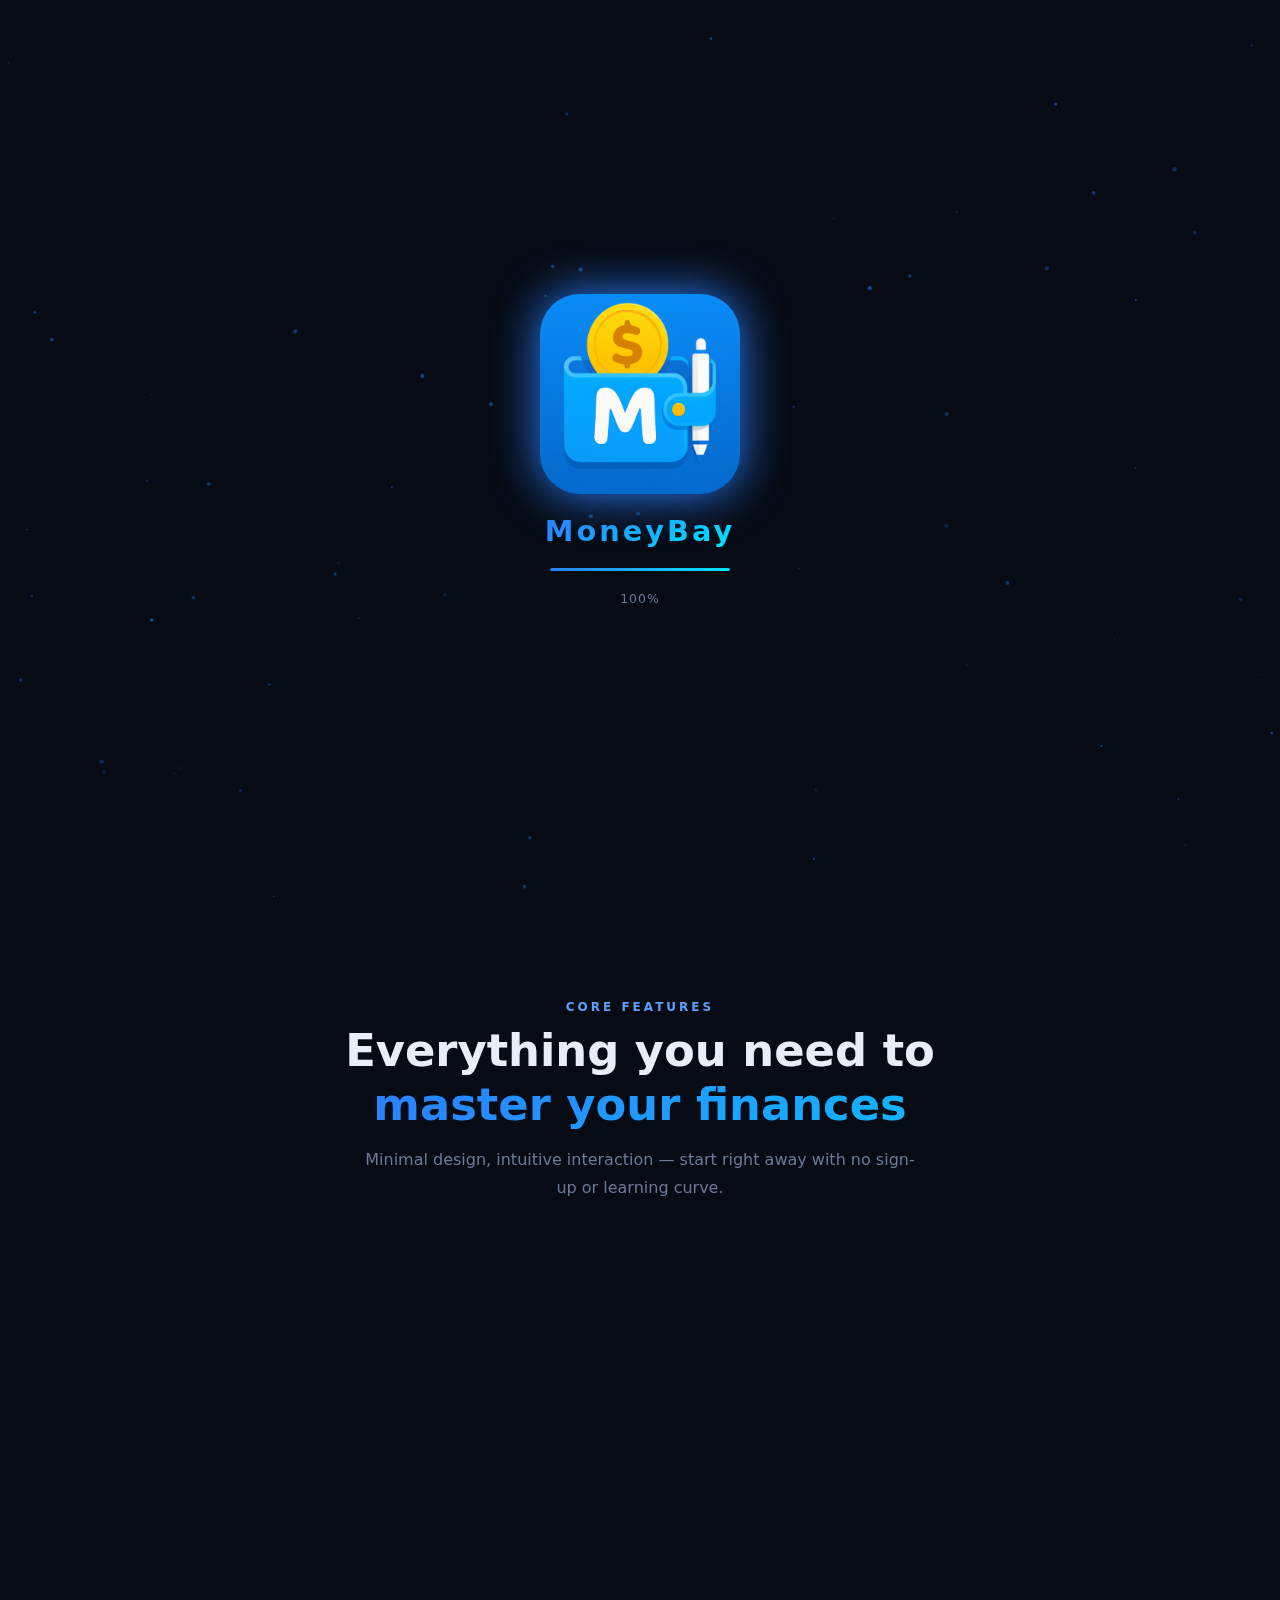
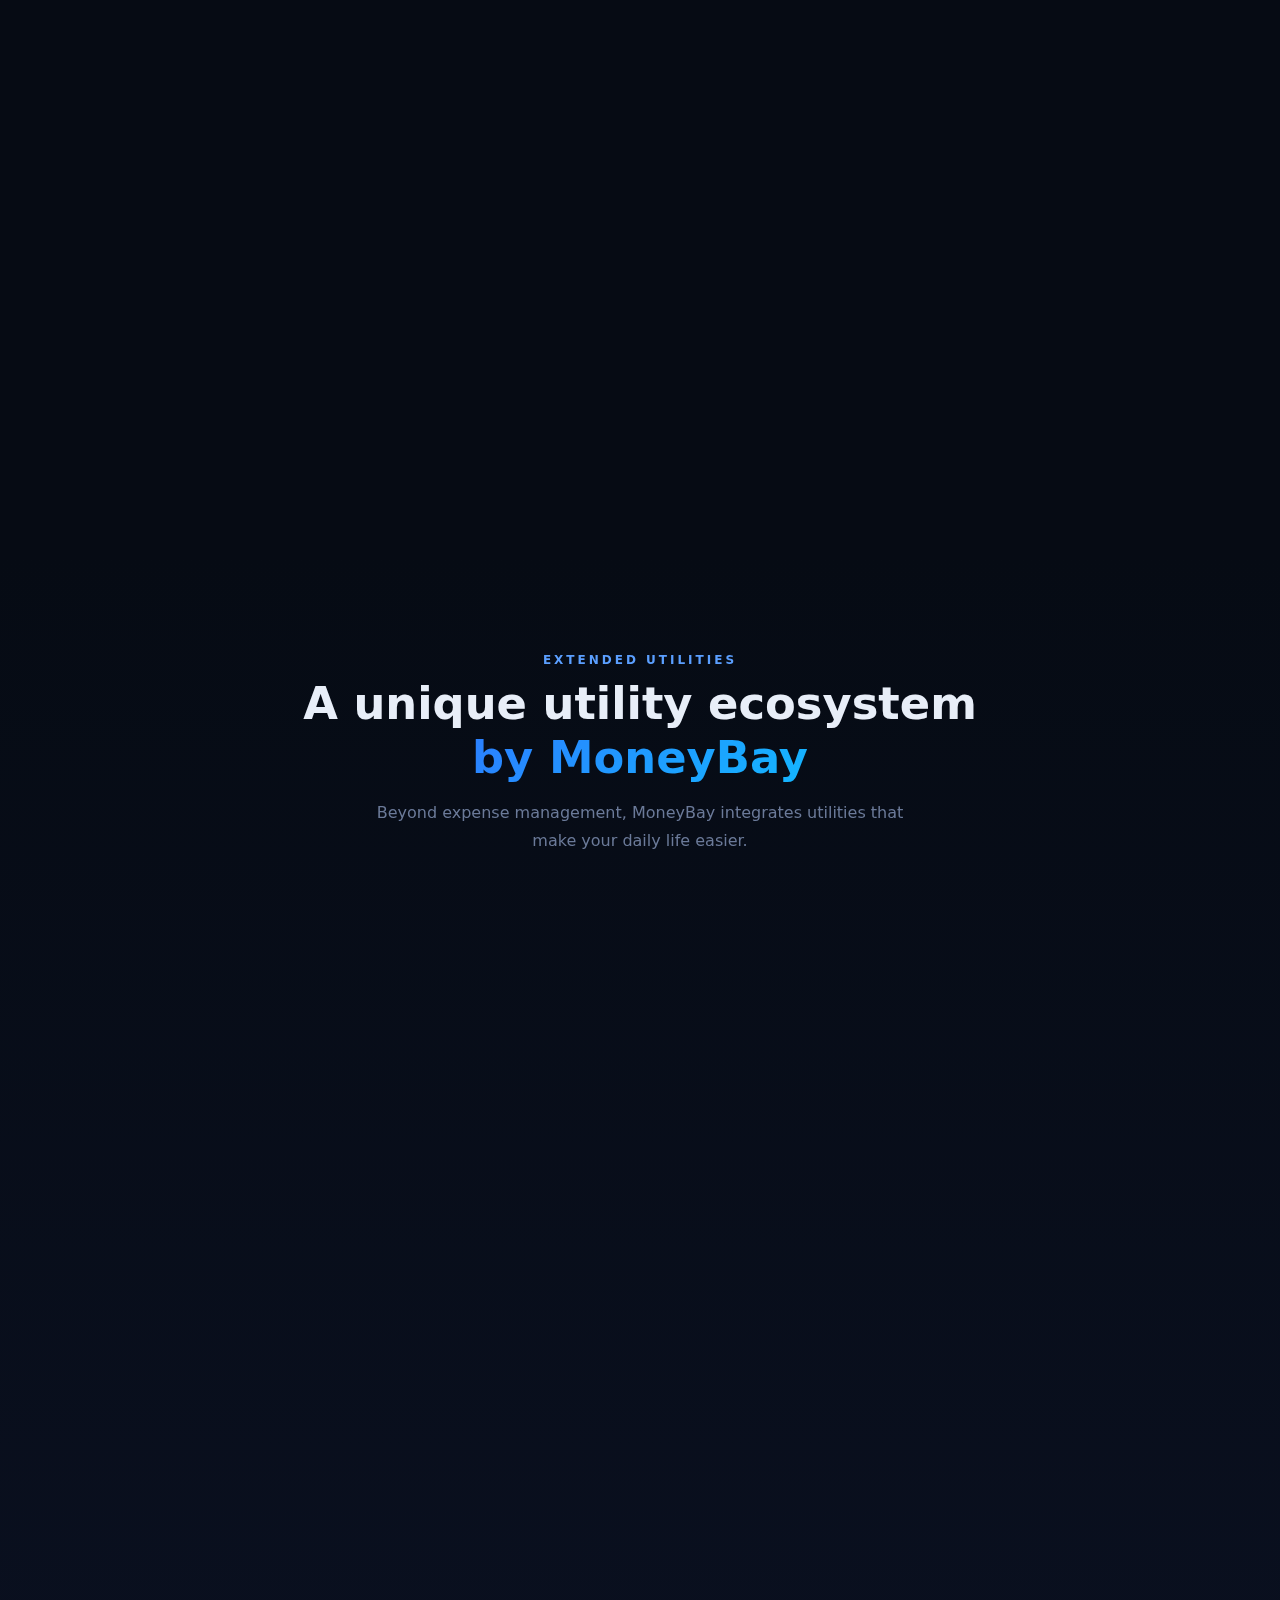
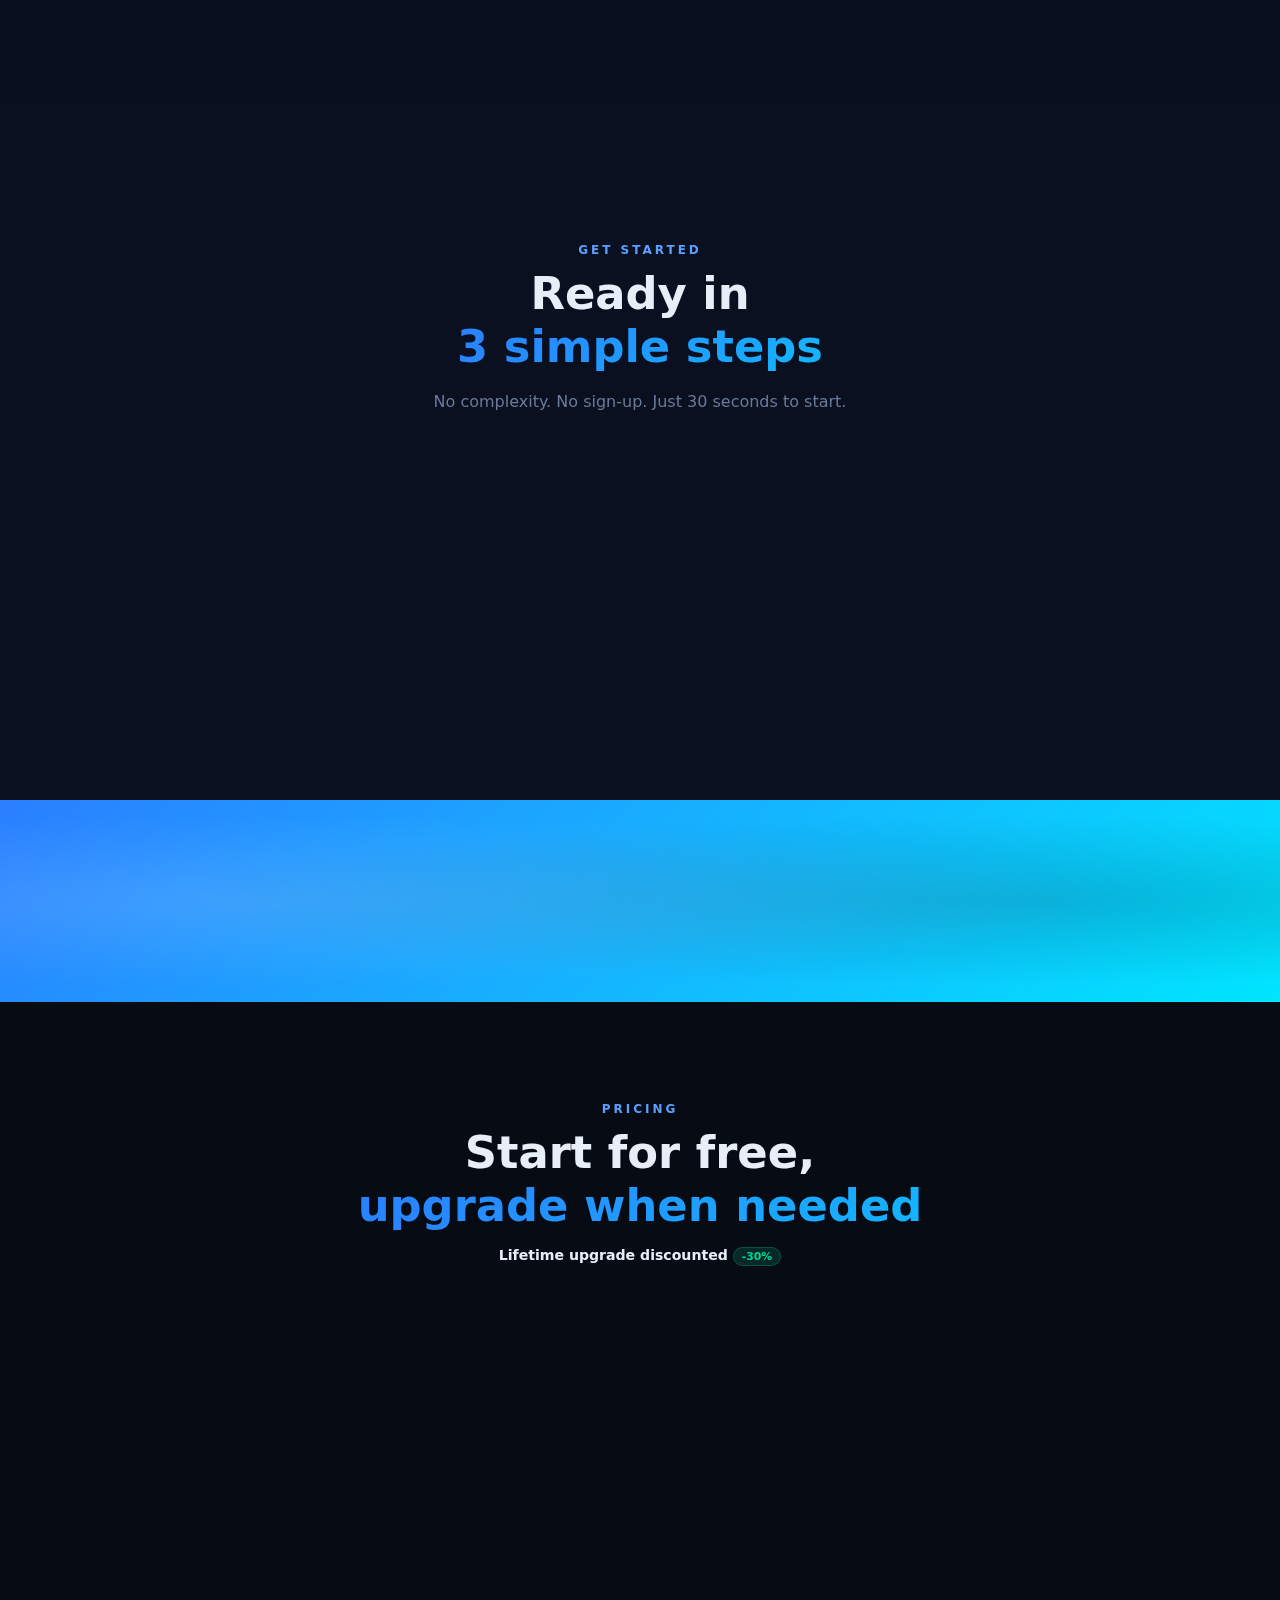
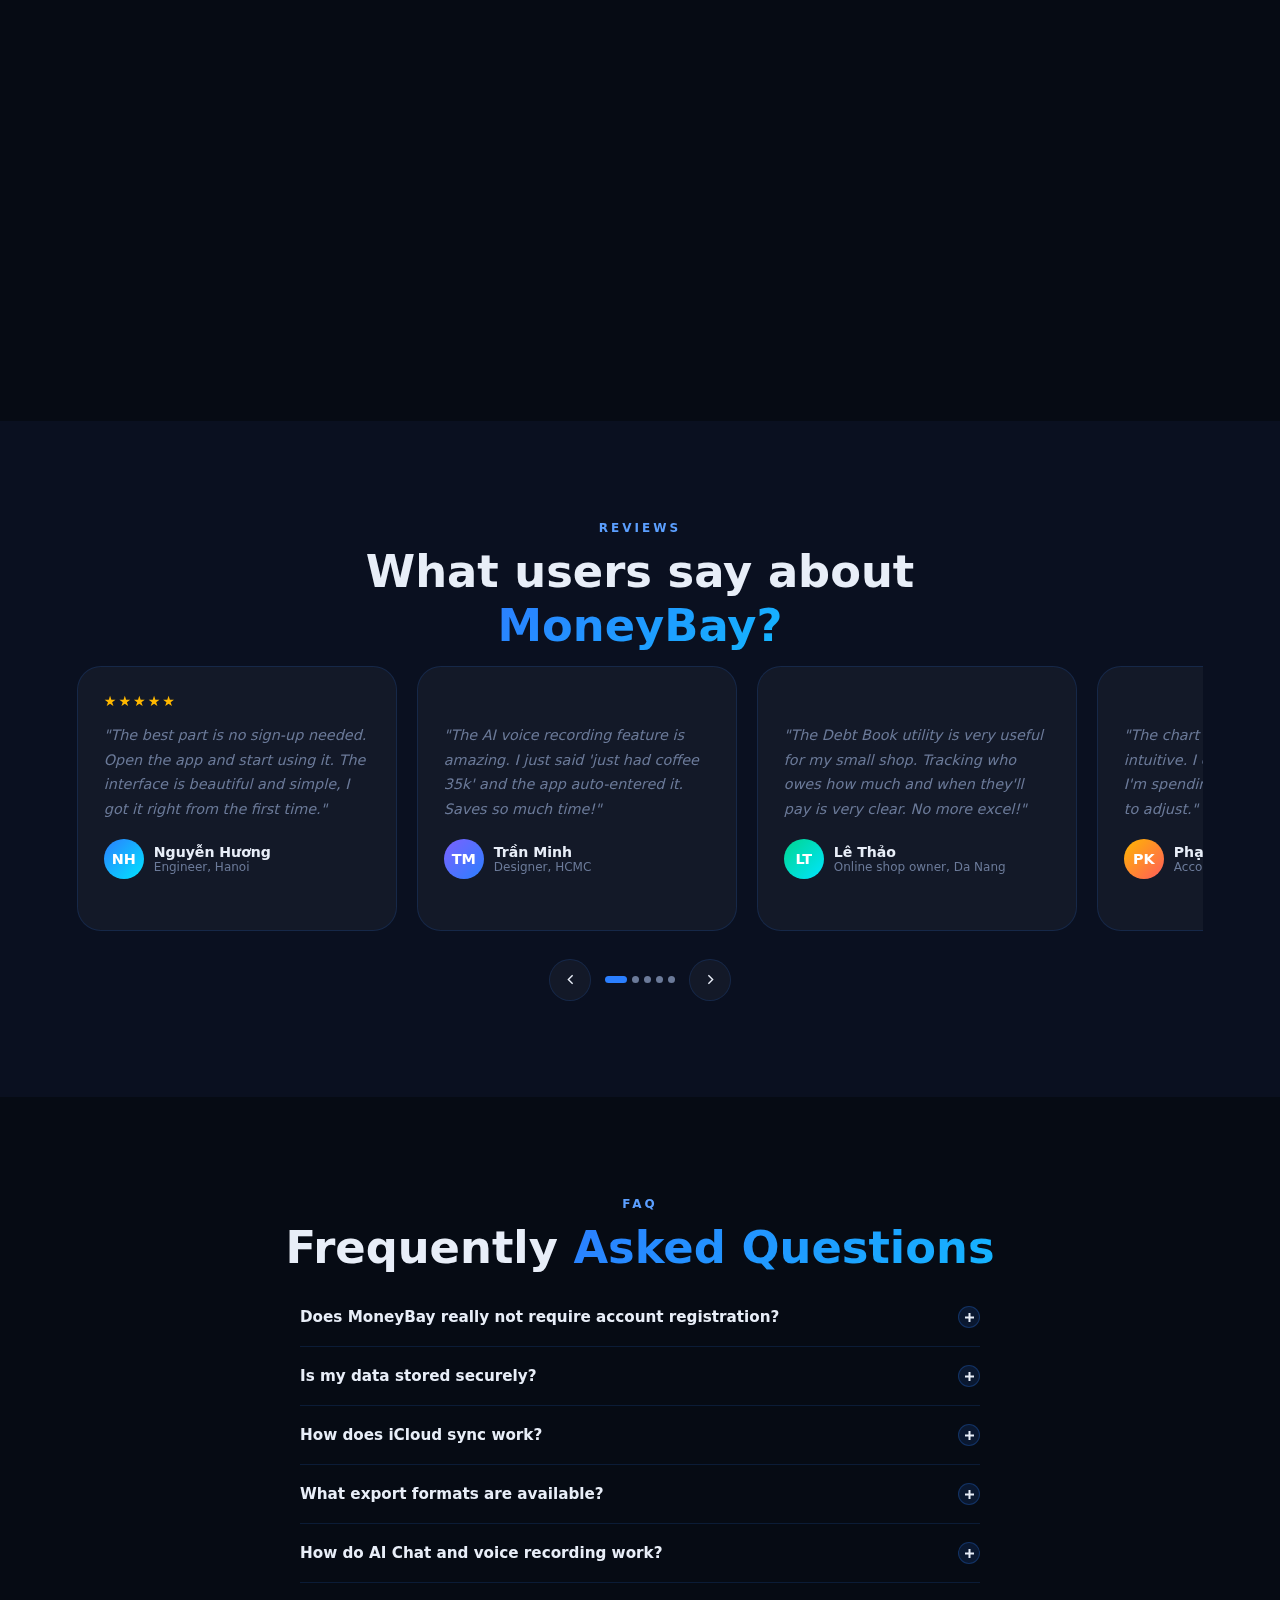
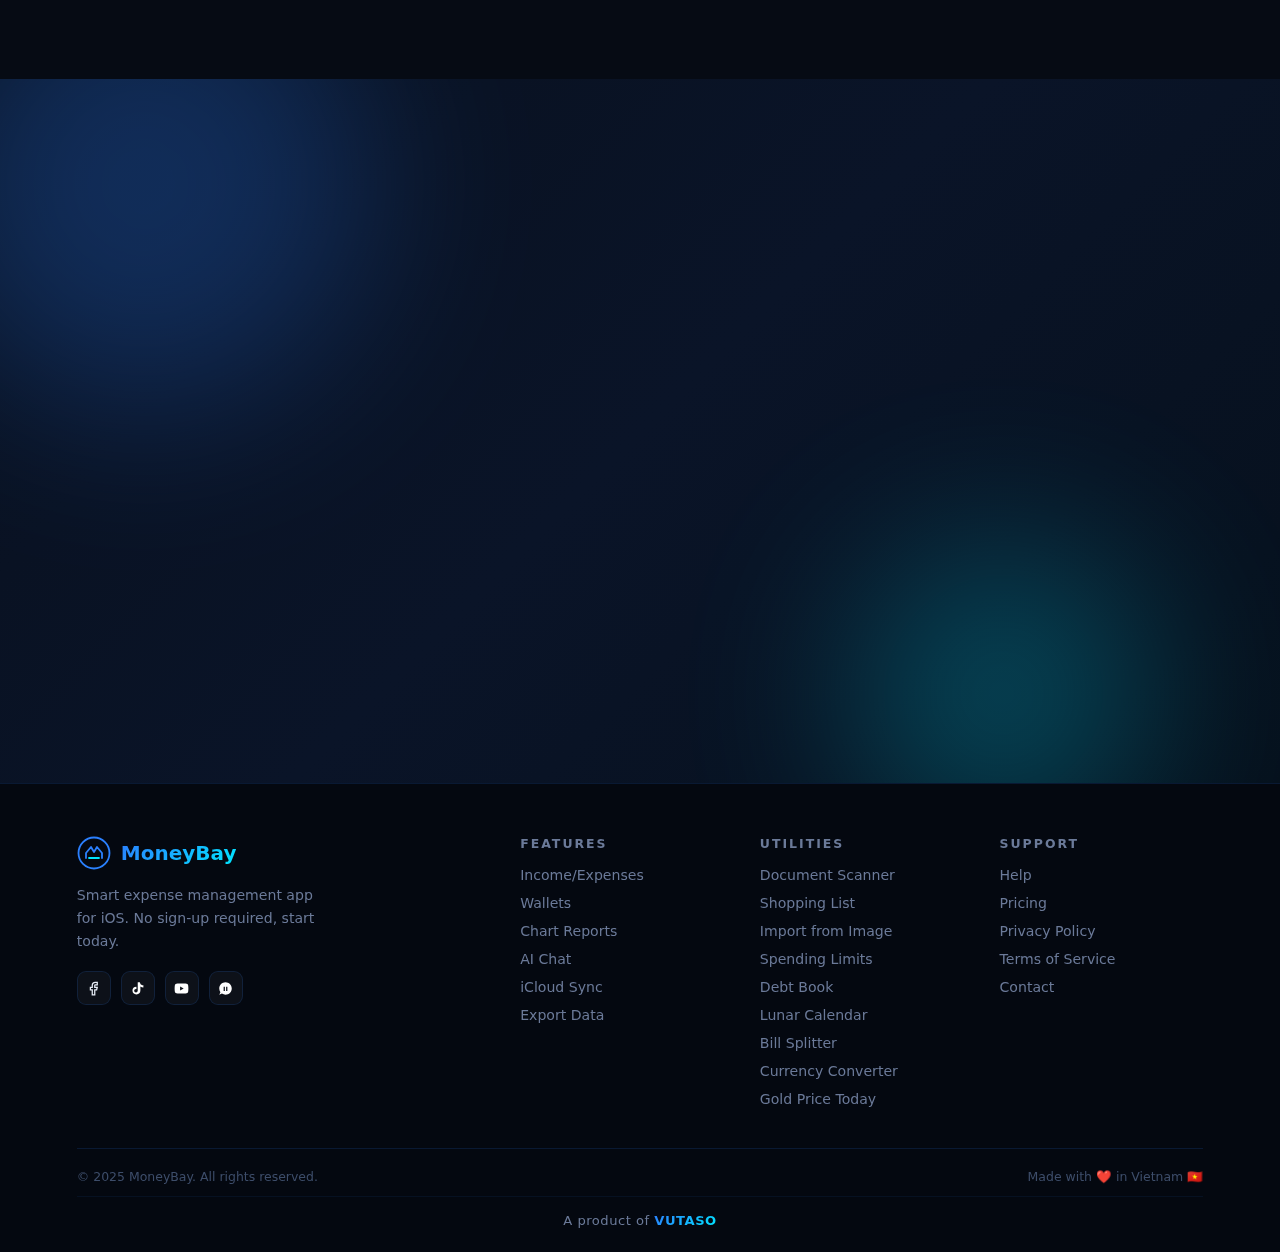
<file: moneybay/index.html>
<!DOCTYPE html>
<html lang="vi">

<head>
  <meta charset="UTF-8">
  <meta name="viewport" content="width=device-width, initial-scale=1.0">
  <title>MoneyBay — Sổ Thu Chi | App Quản Lý Chi Tiêu Cá Nhân Thông Minh Miễn Phí</title>
  <meta name="description"
    content="MoneyBay — App sổ thu chi, quản lý chi tiêu cá nhân thông minh miễn phí. Ghi chép thu chi bằng giọng nói & AI, quét hóa đơn tự động, báo cáo biểu đồ trực quan, sổ nợ, hạn mức chi, đồng bộ iCloud. Tải miễn phí trên App Store.">
  <meta name="keywords"
    content="sổ thu chi, quản lý chi tiêu, app quản lý chi tiêu, app chi tiêu, ghi chép thu chi, theo dõi chi tiêu, quản lý tài chính cá nhân, app tài chính, sổ chi tiêu, ứng dụng quản lý chi tiêu, MoneyBay, moneybay, app sổ nợ, quản lý ngân sách, app ghi chép chi tiêu, phần mềm quản lý chi tiêu, app thu chi, ứng dụng thu chi, quản lý thu chi, app quản lý tài chính, sổ thu chi cá nhân, app quản lý tiền, theo dõi tài chính, app kiểm soát chi tiêu, expense tracker, money management, budget app, finance app iOS">
  <meta name="author" content="VUTASO">
  <meta name="robots" content="index, follow, max-snippet:-1, max-image-preview:large, max-video-preview:-1">
  <meta name="theme-color" content="#060B14">
  <link rel="canonical" href="https://vutaso.com/moneybay/">
  <link rel="icon" type="image/x-icon" href="assets/images/favicon.ico">

  <!-- Alternate domains (redirect về trang này) -->
  <link rel="alternate" href="https://moneybay.app" hreflang="vi">
  <link rel="alternate" href="https://moneybay.vn" hreflang="vi">
  <link rel="alternate" href="https://sothuchi.id.vn" hreflang="vi">

  <!-- Open Graph -->
  <meta property="og:type" content="website">
  <meta property="og:url" content="https://vutaso.com/moneybay/">
  <meta property="og:site_name" content="VUTASO">
  <meta property="og:title" content="MoneyBay — Sổ Thu Chi | App Quản Lý Chi Tiêu Cá Nhân Miễn Phí">
  <meta property="og:description"
    content="App sổ thu chi, quản lý chi tiêu cá nhân thông minh miễn phí. Ghi chép bằng giọng nói & AI, quét hóa đơn, báo cáo biểu đồ, sổ nợ, đồng bộ iCloud.">
  <meta property="og:image" content="https://vutaso.com/assets/banner_moneybay_1200x750.png">
  <meta property="og:locale" content="vi_VN">

  <!-- Twitter Card -->
  <meta name="twitter:card" content="summary_large_image">
  <meta name="twitter:title" content="MoneyBay — Sổ Thu Chi | App Quản Lý Chi Tiêu Thông Minh">
  <meta name="twitter:description" content="App sổ thu chi, quản lý chi tiêu cá nhân miễn phí. Ghi chép bằng giọng nói & AI, quét hóa đơn, báo cáo biểu đồ.">
  <meta name="twitter:image" content="https://vutaso.com/assets/banner_moneybay_1200x750.png">

  <!-- JSON-LD: SoftwareApplication (Rich Result cho app trên Google) -->
  <script type="application/ld+json">
  {
    "@context": "https://schema.org",
    "@type": "SoftwareApplication",
    "name": "MoneyBay - Sổ Thu Chi",
    "alternateName": ["MoneyBay", "App Sổ Thu Chi MoneyBay", "Quản lý chi tiêu MoneyBay"],
    "description": "MoneyBay — App sổ thu chi, quản lý chi tiêu cá nhân thông minh miễn phí. Ghi chép thu chi bằng giọng nói & AI, quét hóa đơn tự động, báo cáo biểu đồ trực quan, sổ nợ, hạn mức chi tiêu, đồng bộ iCloud.",
    "url": "https://vutaso.com/moneybay/",
    "applicationCategory": "FinanceApplication",
    "operatingSystem": "iOS",
    "offers": {
      "@type": "Offer",
      "price": "0",
      "priceCurrency": "VND",
      "availability": "https://schema.org/InStock"
    },
    "aggregateRating": {
      "@type": "AggregateRating",
      "ratingValue": "4.9",
      "ratingCount": "500",
      "bestRating": "5",
      "worstRating": "1"
    },
    "downloadUrl": "https://apps.apple.com/vn/app/moneybay-s%E1%BB%95-thu-chi/id6737480496?l=vi",
    "softwareVersion": "2.0",
    "author": {
      "@type": "Organization",
      "name": "VUTASO",
      "url": "https://vutaso.com"
    },
    "screenshot": "https://vutaso.com/assets/moneybay_1.png",
    "featureList": "Ghi chép thu chi bằng giọng nói, Trợ lý AI thông minh, Quét hóa đơn tự động, Báo cáo biểu đồ trực quan, Sổ nợ, Hạn mức chi tiêu, Đồng bộ iCloud, Xuất CSV/PDF/Excel, Đa tiền tệ, Widget iOS"
  }
  </script>

  <!-- JSON-LD: FAQPage (hiển thị FAQ trực tiếp trên Google Search) -->
  <script type="application/ld+json">
  {
    "@context": "https://schema.org",
    "@type": "FAQPage",
    "mainEntity": [
      {
        "@type": "Question",
        "name": "MoneyBay có thực sự miễn phí không?",
        "acceptedAnswer": {
          "@type": "Answer",
          "text": "MoneyBay hoàn toàn miễn phí với đầy đủ tính năng cốt lõi: ghi chép thu chi, danh mục, biểu đồ. Gói Pro mở khóa thêm tính năng nâng cao như đồng bộ iCloud, xuất file, chat AI không giới hạn."
        }
      },
      {
        "@type": "Question",
        "name": "MoneyBay có cần đăng ký tài khoản không?",
        "acceptedAnswer": {
          "@type": "Answer",
          "text": "Không cần! Bạn chỉ cần tải app về và mở lên là có thể bắt đầu ghi thu chi ngay lập tức. Không cần email, không cần mật khẩu, không cần bất kỳ thông tin cá nhân nào."
        }
      },
      {
        "@type": "Question",
        "name": "Dữ liệu thu chi của tôi có an toàn không?",
        "acceptedAnswer": {
          "@type": "Answer",
          "text": "Dữ liệu được lưu trực tiếp trên thiết bị của bạn và có thể đồng bộ qua iCloud cá nhân (chỉ bạn mới truy cập được). VUTASO không lưu trữ dữ liệu tài chính cá nhân của bạn trên server."
        }
      },
      {
        "@type": "Question",
        "name": "MoneyBay có tính năng ghi chép bằng giọng nói không?",
        "acceptedAnswer": {
          "@type": "Answer",
          "text": "Có! Bạn chỉ cần nói hoặc gõ câu như 'vừa ăn phở 50 nghìn' hoặc 'nhận lương 15 triệu hôm nay' — AI sẽ tự động phân tích và nhập giao dịch với đúng số tiền, danh mục và ghi chú."
        }
      },
      {
        "@type": "Question",
        "name": "MoneyBay hỗ trợ xuất dữ liệu không?",
        "acceptedAnswer": {
          "@type": "Answer",
          "text": "Gói Pro hỗ trợ xuất dữ liệu sang CSV (mở bằng Excel, Google Sheets), PDF (in hoặc lưu trữ), và Excel (.xlsx). Dữ liệu xuất ra bao gồm toàn bộ lịch sử giao dịch với đầy đủ danh mục, ghi chú."
        }
      }
    ]
  }
  </script>

  <!-- JSON-LD: BreadcrumbList -->
  <script type="application/ld+json">
  {
    "@context": "https://schema.org",
    "@type": "BreadcrumbList",
    "itemListElement": [
      {
        "@type": "ListItem",
        "position": 1,
        "name": "VUTASO",
        "item": "https://vutaso.com"
      },
      {
        "@type": "ListItem",
        "position": 2,
        "name": "MoneyBay - Sổ Thu Chi",
        "item": "https://vutaso.com/moneybay/"
      }
    ]
  }
  </script>

  <style>
    /* ============================================================
   CSS CUSTOM PROPERTIES
   ============================================================ */
    :root {
      --bg: #060B14;
      --bg-2: #0A1020;
      --bg-card: rgba(255, 255, 255, 0.04);
      --primary: #2B7FFF;
      --primary-light: #5B9FFF;
      --primary-dark: #1A5FCC;
      --accent: #00E5FF;
      --accent2: #7B61FF;
      --success: #00D68F;
      --warning: #FFB800;
      --danger: #FF5B5B;
      --text: #E8EEF8;
      --text-muted: #6B7A99;
      --text-dim: #3D4D6A;
      --border: rgba(43, 127, 255, 0.15);
      --border-bright: rgba(43, 127, 255, 0.4);
      --glass: rgba(255, 255, 255, 0.04);
      --glass-blur: blur(24px) saturate(180%);
      --gradient: linear-gradient(135deg, #2B7FFF, #00E5FF);
      --gradient-soft: linear-gradient(135deg, rgba(43, 127, 255, 0.2), rgba(0, 229, 255, 0.1));
      --glow: 0 0 40px rgba(43, 127, 255, 0.35);
      --glow-sm: 0 0 20px rgba(43, 127, 255, 0.25);
      --radius: 16px;
      --radius-lg: 24px;
      --radius-xl: 32px;
      --ease: cubic-bezier(0.4, 0, 0.2, 1);
      --trans: 0.3s cubic-bezier(0.4, 0, 0.2, 1);
    }

    *,
    *::before,
    *::after {
      box-sizing: border-box;
      margin: 0;
      padding: 0
    }

    html {
      scroll-behavior: smooth;
      font-size: 16px;
      -webkit-font-smoothing: antialiased
    }

    body {
      font-family: 'Segoe UI', system-ui, -apple-system, BlinkMacSystemFont, sans-serif;
      background: var(--bg);
      color: var(--text);
      overflow-x: hidden;
      cursor: none;
    }

    a {
      color: inherit;
      text-decoration: none
    }

    ul {
      list-style: none
    }

    button {
      cursor: none;
      border: none;
      background: none;
      font-family: inherit;
      color: inherit
    }

    img {
      max-width: 100%;
      display: block
    }

    /* ============================================================
   CURSOR
   ============================================================ */
    #cur-dot {
      position: fixed;
      width: 6px;
      height: 6px;
      background: #fff;
      border-radius: 50%;
      pointer-events: none;
      z-index: 99999;
      transform: translate(-50%, -50%);
      transition: opacity 0.2s;
      will-change: transform;
    }

    #cur-ring {
      position: fixed;
      width: 32px;
      height: 32px;
      border: 1.5px solid rgba(43, 127, 255, 0.7);
      border-radius: 50%;
      pointer-events: none;
      z-index: 99998;
      transform: translate(-50%, -50%);
      transition: width 0.3s var(--ease), height 0.3s var(--ease),
        border-color 0.3s, background 0.3s;
      will-change: transform;
    }

    .cur-big #cur-ring {
      width: 52px;
      height: 52px;
      border-color: var(--accent);
      background: rgba(0, 229, 255, 0.07);
    }

    /* ============================================================
   LOADING
   ============================================================ */
    #loading {
      position: fixed;
      inset: 0;
      background: var(--bg);
      z-index: 999999;
      display: flex;
      flex-direction: column;
      align-items: center;
      justify-content: center;
      gap: 20px;
      transition: opacity 0.7s ease, visibility 0.7s ease;
    }

    #loading.out {
      opacity: 0;
      visibility: hidden;
      pointer-events: none
    }

    #lc {
      position: absolute;
      inset: 0
    }

    #l-logo {
      width: 88px;
      height: 88px;
      filter: drop-shadow(0 0 24px var(--primary));
    }

    #l-logo path,
    #l-logo circle {
      stroke-dasharray: 800;
      stroke-dashoffset: 800;
      animation: draw 1.3s ease forwards;
    }

    @keyframes draw {
      to {
        stroke-dashoffset: 0
      }
    }

    #l-name {
      font-size: 1.8rem;
      font-weight: 800;
      letter-spacing: 3px;
      background: var(--gradient);
      -webkit-background-clip: text;
      -webkit-text-fill-color: transparent;
      background-clip: text;
    }

    #l-track {
      width: 180px;
      height: 3px;
      background: rgba(255, 255, 255, 0.08);
      border-radius: 99px;
      overflow: hidden;
    }

    #l-bar {
      height: 100%;
      width: 0;
      background: var(--gradient);
      border-radius: 99px;
      transition: width 0.04s linear;
    }

    #l-pct {
      font-size: 0.78rem;
      color: var(--text-muted);
      letter-spacing: 1px
    }

    /* ============================================================
   NAVBAR
   ============================================================ */
    nav {
      position: fixed;
      top: 0;
      left: 0;
      right: 0;
      z-index: 1000;
      padding: 18px 6%;
      display: flex;
      align-items: center;
      justify-content: space-between;
      transition: all var(--trans);
    }

    nav.scrolled {
      background: rgba(6, 11, 20, 0.88);
      backdrop-filter: var(--glass-blur);
      -webkit-backdrop-filter: var(--glass-blur);
      border-bottom: 1px solid var(--border);
      padding: 12px 6%;
    }

    .n-logo {
      display: flex;
      align-items: center;
      gap: 10px
    }

    .n-logo svg {
      width: 34px;
      height: 34px
    }

    .n-logo-text {
      font-size: 1.25rem;
      font-weight: 800;
      background: var(--gradient);
      -webkit-background-clip: text;
      -webkit-text-fill-color: transparent;
      background-clip: text;
    }

    .n-links {
      display: flex;
      align-items: center;
      gap: 28px
    }

    .n-links a {
      font-size: 0.88rem;
      font-weight: 500;
      color: var(--text-muted);
      transition: color var(--trans);
      position: relative;
      padding-bottom: 4px;
    }

    .n-links a::after {
      content: '';
      position: absolute;
      bottom: 0;
      left: 0;
      right: 0;
      height: 1.5px;
      background: var(--gradient);
      border-radius: 99px;
      transform: scaleX(0);
      transform-origin: left;
      transition: transform var(--trans);
    }

    .n-links a:hover {
      color: var(--text)
    }

    .n-links a:hover::after {
      transform: scaleX(1)
    }

    .n-right {
      display: flex;
      align-items: center;
      gap: 12px
    }

    .btn-nav {
      padding: 9px 22px;
      border-radius: 99px;
      background: var(--gradient);
      color: #fff;
      font-size: 0.88rem;
      font-weight: 700;
      position: relative;
      overflow: hidden;
      transition: all var(--trans);
      box-shadow: 0 4px 20px rgba(43, 127, 255, 0.3);
    }

    .btn-nav::after {
      content: '';
      position: absolute;
      top: -50%;
      left: -60%;
      width: 40%;
      height: 200%;
      background: rgba(255, 255, 255, 0.25);
      transform: skewX(-20deg);
      animation: shimBtn 2.8s infinite;
    }

    @keyframes shimBtn {
      0% {
        left: -60%
      }

      100% {
        left: 140%
      }
    }

    .btn-nav:hover {
      transform: translateY(-2px);
      box-shadow: 0 8px 30px rgba(43, 127, 255, 0.45)
    }

    .ham {
      display: none;
      flex-direction: column;
      gap: 5px;
      width: 26px;
      cursor: none;
    }

    .ham span {
      height: 2px;
      background: var(--text);
      border-radius: 99px;
      transition: all var(--trans);
    }

    .ham.open span:nth-child(1) {
      transform: translateY(7px) rotate(45deg)
    }

    .ham.open span:nth-child(2) {
      opacity: 0;
      transform: scaleX(0)
    }

    .ham.open span:nth-child(3) {
      transform: translateY(-7px) rotate(-45deg)
    }

    .mob-menu {
      position: fixed;
      inset: 0;
      background: rgba(6, 11, 20, 0.97);
      backdrop-filter: var(--glass-blur);
      z-index: 999;
      display: flex;
      flex-direction: column;
      align-items: center;
      justify-content: center;
      gap: 28px;
      transform: translateX(100%);
      transition: transform 0.4s var(--ease);
    }

    .mob-menu.open {
      transform: none
    }

    .mob-menu a {
      font-size: 1.6rem;
      font-weight: 700;
      color: var(--text)
    }

    /* ============================================================
   HERO
   ============================================================ */
    #hero {
      position: relative;
      min-height: 100vh;
      display: flex;
      align-items: center;
      padding: 120px 6% 80px;
      overflow: hidden;
    }

    #hcv {
      position: absolute;
      inset: 0;
      z-index: 0
    }

    /* Background grid */
    #hero::before {
      content: '';
      position: absolute;
      inset: 0;
      z-index: 1;
      background-image:
        linear-gradient(rgba(43, 127, 255, 0.06) 1px, transparent 1px),
        linear-gradient(90deg, rgba(43, 127, 255, 0.06) 1px, transparent 1px);
      background-size: 60px 60px;
      mask-image: radial-gradient(ellipse at 50% 50%, black 20%, transparent 80%);
    }

    /* Glow orbs */
    .hero-orb {
      position: absolute;
      border-radius: 50%;
      filter: blur(100px);
      pointer-events: none;
      z-index: 1;
    }

    .orb1 {
      width: 500px;
      height: 500px;
      background: rgba(43, 127, 255, 0.15);
      top: -100px;
      right: -50px;
      animation: orbDrift 12s ease-in-out infinite
    }

    .orb2 {
      width: 350px;
      height: 350px;
      background: rgba(0, 229, 255, 0.1);
      bottom: -50px;
      left: 10%;
      animation: orbDrift 15s ease-in-out infinite reverse
    }

    @keyframes orbDrift {

      0%,
      100% {
        transform: translate(0, 0)
      }

      33% {
        transform: translate(30px, -20px)
      }

      66% {
        transform: translate(-20px, 25px)
      }
    }

    .hero-left {
      position: relative;
      z-index: 2;
      max-width: 600px;
      flex: 1
    }

    .hero-badge {
      display: inline-flex;
      align-items: center;
      gap: 8px;
      padding: 7px 16px;
      border-radius: 99px;
      background: rgba(43, 127, 255, 0.12);
      border: 1px solid rgba(43, 127, 255, 0.3);
      font-size: 0.78rem;
      font-weight: 600;
      color: var(--primary-light);
      margin-bottom: 24px;
      animation: fadeUp 0.6s ease both;
    }

    .badge-dot {
      width: 7px;
      height: 7px;
      border-radius: 50%;
      background: var(--accent);
      animation: pulseDot 2s infinite;
    }

    @keyframes pulseDot {

      0%,
      100% {
        box-shadow: 0 0 0 0 rgba(0, 229, 255, 0.5)
      }

      50% {
        box-shadow: 0 0 0 7px rgba(0, 229, 255, 0)
      }
    }

    h1.hero-title {
      font-size: clamp(2.2rem, 5vw, 3.8rem);
      font-weight: 900;
      line-height: 1.1;
      margin-bottom: 20px;
      min-height: 3.6em;
    }

    .gtext {
      background: var(--gradient);
      -webkit-background-clip: text;
      -webkit-text-fill-color: transparent;
      background-clip: text;
      background-size: 200%;
      animation: shimText 3s linear infinite;
    }

    @keyframes shimText {
      0% {
        background-position: 0%
      }

      100% {
        background-position: 200%
      }
    }

    .tw-cur {
      display: inline-block;
      width: 3px;
      height: 0.9em;
      background: var(--primary);
      vertical-align: middle;
      margin-left: 3px;
      animation: blink 0.9s step-end infinite;
    }

    @keyframes blink {

      0%,
      100% {
        opacity: 1
      }

      50% {
        opacity: 0
      }
    }

    .hero-sub {
      font-size: 1.05rem;
      color: var(--text-muted);
      line-height: 1.75;
      margin-bottom: 36px;
      max-width: 520px;
      opacity: 0;
      transform: translateY(16px);
      transition: all 0.6s ease 0.2s;
    }

    .hero-sub.vis {
      opacity: 1;
      transform: none
    }

    .hero-btns {
      display: flex;
      gap: 14px;
      flex-wrap: wrap;
      opacity: 0;
      transform: translateY(16px);
      transition: all 0.6s ease 0.4s;
    }

    .hero-btns.vis {
      opacity: 1;
      transform: none
    }

    .btn-main {
      padding: 14px 32px;
      border-radius: 99px;
      background: var(--gradient);
      color: #fff;
      font-size: 1rem;
      font-weight: 700;
      position: relative;
      overflow: hidden;
      box-shadow: 0 8px 30px rgba(43, 127, 255, 0.4);
      transition: all var(--trans);
      animation: glowPulse 3s ease infinite;
    }

    @keyframes glowPulse {

      0%,
      100% {
        box-shadow: 0 8px 30px rgba(43, 127, 255, 0.4)
      }

      50% {
        box-shadow: 0 8px 50px rgba(43, 127, 255, 0.7), 0 0 0 6px rgba(43, 127, 255, 0.1)
      }
    }

    .btn-main:hover {
      transform: translateY(-3px) scale(1.02)
    }

    .btn-ghost {
      padding: 14px 32px;
      border-radius: 99px;
      background: var(--glass);
      border: 1px solid var(--border-bright);
      backdrop-filter: var(--glass-blur);
      font-size: 1rem;
      font-weight: 600;
      color: var(--text);
      transition: all var(--trans);
      position: relative;
      overflow: hidden;
    }

    .btn-ghost:hover {
      border-color: var(--primary);
      background: rgba(43, 127, 255, 0.1);
      transform: translateY(-3px);
    }

    .ripple {
      position: absolute;
      border-radius: 50%;
      background: rgba(255, 255, 255, 0.28);
      transform: scale(0);
      animation: ripAnim 0.65s ease-out;
      pointer-events: none;
    }

    @keyframes ripAnim {
      to {
        transform: scale(4);
        opacity: 0
      }
    }

    /* Hero stats pills */
    .hero-stats {
      display: flex;
      gap: 12px;
      flex-wrap: wrap;
      margin-top: 32px;
      opacity: 0;
      transform: translateY(16px);
      transition: all 0.6s ease 0.6s;
    }

    .hero-stats.vis {
      opacity: 1;
      transform: none
    }

    .hstat {
      display: flex;
      align-items: center;
      gap: 8px;
      padding: 8px 16px;
      border-radius: 99px;
      background: rgba(255, 255, 255, 0.04);
      border: 1px solid var(--border);
      font-size: 0.82rem;
    }

    .hstat-icon {
      font-size: 1rem
    }

    .hstat strong {
      color: var(--primary-light)
    }

    /* Hero right: phone mockup */
    .hero-right {
      position: relative;
      z-index: 2;
      flex: 1;
      display: flex;
      align-items: center;
      justify-content: center;
      padding-left: 40px;
    }

    .phone-wrap {
      position: relative;
      animation: phoneFloat 5s ease-in-out infinite;
    }

    @keyframes phoneFloat {

      0%,
      100% {
        transform: translateY(0) rotate(-1deg)
      }

      50% {
        transform: translateY(-20px) rotate(1deg)
      }
    }

    .phone {
      width: 248px;
      height: 500px;
      background: linear-gradient(160deg, #0D1832, #060E1E);
      border-radius: 44px;
      border: 2px solid rgba(43, 127, 255, 0.35);
      box-shadow:
        0 50px 100px rgba(0, 0, 0, 0.6),
        0 0 80px rgba(43, 127, 255, 0.2),
        inset 0 1px 0 rgba(255, 255, 255, 0.08);
      position: relative;
      overflow: hidden;
    }

    .phone-notch {
      width: 72px;
      height: 18px;
      background: #000;
      border-radius: 0 0 12px 12px;
      position: absolute;
      top: 0;
      left: 50%;
      transform: translateX(-50%);
      z-index: 2;
    }

    .phone-screen {
      position: absolute;
      inset: 6px;
      border-radius: 38px;
      background: linear-gradient(170deg, #0B1628, #060E1E);
      overflow: hidden;
      padding: 30px 12px 12px;
      display: flex;
      flex-direction: column;
      gap: 8px;
    }

    .phone-shine {
      position: absolute;
      top: 0;
      left: -100%;
      width: 55%;
      height: 100%;
      background: linear-gradient(90deg, transparent, rgba(255, 255, 255, 0.04), transparent);
      animation: phoneShine 5s ease-in-out infinite;
      pointer-events: none;
    }

    @keyframes phoneShine {
      0% {
        left: -100%
      }

      70%,
      100% {
        left: 180%
      }
    }

    .ph-top {
      display: flex;
      justify-content: space-between;
      align-items: flex-start;
      margin-bottom: 4px
    }

    .ph-greeting {
      font-size: 0.55rem;
      color: var(--text-muted)
    }

    .ph-name {
      font-size: 0.8rem;
      font-weight: 700;
      color: var(--text)
    }

    .ph-avatar {
      width: 24px;
      height: 24px;
      border-radius: 50%;
      background: var(--gradient);
      display: flex;
      align-items: center;
      justify-content: center;
      font-size: 0.55rem;
      font-weight: 700;
    }

    .ph-balance-card {
      background: var(--gradient);
      border-radius: 14px;
      padding: 12px;
      text-align: center;
    }

    .ph-bl-label {
      font-size: 0.5rem;
      color: rgba(255, 255, 255, 0.7);
      letter-spacing: 1px;
      text-transform: uppercase
    }

    .ph-bl-num {
      font-size: 1.3rem;
      font-weight: 900;
      color: #fff;
      margin: 2px 0
    }

    .ph-bl-change {
      font-size: 0.55rem;
      color: rgba(255, 255, 255, 0.8)
    }

    .ph-row {
      display: flex;
      gap: 6px
    }

    .ph-mini {
      flex: 1;
      background: rgba(255, 255, 255, 0.05);
      border-radius: 10px;
      padding: 8px 6px;
      text-align: center;
    }

    .ph-mini-val {
      font-size: 0.7rem;
      font-weight: 700
    }

    .ph-mini-val.up {
      color: var(--success)
    }

    .ph-mini-val.dn {
      color: var(--danger)
    }

    .ph-mini-label {
      font-size: 0.48rem;
      color: var(--text-muted);
      margin-top: 1px
    }

    .ph-chart-wrap {
      display: flex;
      align-items: flex-end;
      gap: 3px;
      height: 40px;
      padding: 0 2px;
    }

    .ph-bar {
      flex: 1;
      border-radius: 3px 3px 0 0;
      background: rgba(43, 127, 255, 0.5);
      transition: height 0.5s ease;
    }

    .ph-bar.hi {
      background: var(--gradient)
    }

    .ph-txn-list {
      display: flex;
      flex-direction: column;
      gap: 4px
    }

    .ph-txn {
      display: flex;
      align-items: center;
      gap: 6px;
      background: rgba(255, 255, 255, 0.03);
      border-radius: 8px;
      padding: 4px 6px;
    }

    .ph-txn-ic {
      width: 18px;
      height: 18px;
      border-radius: 5px;
      display: flex;
      align-items: center;
      justify-content: center;
      font-size: 0.55rem;
      font-weight: 700;
      flex-shrink: 0;
    }

    .ph-txn-info {
      flex: 1;
      min-width: 0
    }

    .ph-txn-n {
      font-size: 0.58rem;
      font-weight: 600;
      color: var(--text);
      white-space: nowrap;
      overflow: hidden;
      text-overflow: ellipsis
    }

    .ph-txn-d {
      font-size: 0.48rem;
      color: var(--text-muted)
    }

    .ph-txn-a {
      font-size: 0.6rem;
      font-weight: 700
    }

    /* Floating cards around phone */
    .fc {
      position: absolute;
      background: rgba(10, 16, 32, 0.85);
      backdrop-filter: var(--glass-blur);
      -webkit-backdrop-filter: var(--glass-blur);
      border: 1px solid var(--border-bright);
      border-radius: var(--radius);
      padding: 10px 14px;
      box-shadow: 0 20px 40px rgba(0, 0, 0, 0.4), var(--glow-sm);
      white-space: nowrap;
    }

    .fc1 {
      top: 8%;
      left: -110px;
      animation: fc1f 5s ease-in-out infinite
    }

    .fc2 {
      bottom: 12%;
      right: -110px;
      animation: fc2f 6s ease-in-out infinite
    }

    @keyframes fc1f {

      0%,
      100% {
        transform: translate(0, 0) rotate(-2deg)
      }

      50% {
        transform: translate(-6px, -10px) rotate(1deg)
      }
    }

    @keyframes fc2f {

      0%,
      100% {
        transform: translate(0, 0) rotate(2deg)
      }

      50% {
        transform: translate(5px, 8px) rotate(-2deg)
      }
    }

    .fc-label {
      font-size: 0.65rem;
      color: var(--text-muted);
      margin-bottom: 2px
    }

    .fc-val {
      font-size: 0.95rem;
      font-weight: 800
    }

    @keyframes fadeUp {
      from {
        opacity: 0;
        transform: translateY(24px)
      }

      to {
        opacity: 1;
        transform: none
      }
    }

    /* ============================================================
   SECTION BASE
   ============================================================ */
    section {
      padding: 96px 6%
    }

    .s-label {
      display: inline-block;
      font-size: 0.75rem;
      font-weight: 700;
      letter-spacing: 3px;
      text-transform: uppercase;
      color: var(--primary-light);
      margin-bottom: 10px;
    }

    .s-title {
      font-size: clamp(1.8rem, 4vw, 2.8rem);
      font-weight: 900;
      line-height: 1.2;
      margin-bottom: 14px;
    }

    .s-sub {
      font-size: 1rem;
      color: var(--text-muted);
      max-width: 560px;
      line-height: 1.75;
      margin-bottom: 52px;
    }

    .tc {
      text-align: center
    }

    .tc .s-sub {
      margin-left: auto;
      margin-right: auto
    }

    /* Reveal */
    .rev {
      opacity: 0;
      transition: opacity 0.7s ease, transform 0.7s ease
    }

    .rev.fu {
      transform: translateY(36px)
    }

    .rev.fl {
      transform: translateX(-44px)
    }

    .rev.fr {
      transform: translateX(44px)
    }

    .rev.fz {
      transform: scale(0.87)
    }

    .rev.vis {
      opacity: 1;
      transform: none
    }

    /* ============================================================
   FEATURES GRID
   ============================================================ */
    #features {
      background: var(--bg)
    }

    .feat-grid {
      display: grid;
      grid-template-columns: repeat(auto-fill, minmax(300px, 1fr));
      gap: 20px;
    }

    .feat-card {
      background: var(--bg-card);
      border: 1px solid var(--border);
      border-radius: var(--radius-lg);
      padding: 28px;
      transition: all var(--trans);
      position: relative;
      overflow: hidden;
      cursor: none;
      will-change: transform;
    }

    .feat-card::after {
      content: '';
      position: absolute;
      inset: 0;
      border-radius: inherit;
      background: var(--gradient-soft);
      opacity: 0;
      transition: opacity var(--trans);
    }

    .feat-card:hover {
      transform: translateY(-6px);
      border-color: var(--border-bright);
      box-shadow: 0 24px 48px rgba(0, 0, 0, 0.4), 0 0 0 1px rgba(43, 127, 255, 0.2), var(--glow-sm);
    }

    .feat-card:hover::after {
      opacity: 1
    }

    .feat-spot {
      position: absolute;
      width: 260px;
      height: 260px;
      border-radius: 50%;
      background: radial-gradient(circle, rgba(43, 127, 255, 0.12), transparent 70%);
      pointer-events: none;
      transform: translate(-50%, -50%);
      opacity: 0;
      transition: opacity 0.15s;
      z-index: 0;
    }

    .feat-card:hover .feat-spot {
      opacity: 1
    }

    .feat-body {
      position: relative;
      z-index: 1
    }

    .feat-ic {
      width: 52px;
      height: 52px;
      border-radius: 14px;
      display: flex;
      align-items: center;
      justify-content: center;
      margin-bottom: 18px;
      transition: transform var(--trans);
    }

    .feat-card:hover .feat-ic {
      transform: rotate(8deg) scale(1.1)
    }

    .feat-ic svg {
      width: 24px;
      height: 24px
    }

    .feat-tag {
      display: inline-block;
      font-size: 0.65rem;
      font-weight: 700;
      letter-spacing: 1.5px;
      text-transform: uppercase;
      padding: 3px 8px;
      border-radius: 99px;
      background: rgba(43, 127, 255, 0.12);
      color: var(--primary-light);
      border: 1px solid rgba(43, 127, 255, 0.2);
      margin-bottom: 8px;
    }

    .feat-title {
      font-size: 1.05rem;
      font-weight: 700;
      margin-bottom: 8px;
      color: var(--text)
    }

    .feat-desc {
      font-size: 0.88rem;
      color: var(--text-muted);
      line-height: 1.65
    }

    /* ============================================================
   WIDGETS SECTION
   ============================================================ */
    #widgets {
      background: linear-gradient(180deg, var(--bg), var(--bg-2))
    }

    .widgets-grid {
      display: grid;
      grid-template-columns: repeat(auto-fill, minmax(260px, 1fr));
      gap: 20px;
    }

    .widget-card {
      background: var(--bg-card);
      border: 1px solid var(--border);
      border-radius: var(--radius-lg);
      padding: 24px;
      transition: all var(--trans);
      display: flex;
      flex-direction: column;
      gap: 12px;
      cursor: none;
    }

    .widget-card:hover {
      border-color: var(--border-bright);
      transform: translateY(-5px);
      box-shadow: 0 20px 40px rgba(0, 0, 0, 0.3), var(--glow-sm);
    }

    .wid-top {
      display: flex;
      align-items: flex-start;
      justify-content: space-between
    }

    .wid-ic {
      width: 46px;
      height: 46px;
      border-radius: 12px;
      display: flex;
      align-items: center;
      justify-content: center;
    }

    .wid-ic svg {
      width: 22px;
      height: 22px
    }

    .wid-badge {
      font-size: 0.62rem;
      font-weight: 700;
      padding: 3px 8px;
      border-radius: 99px;
      background: rgba(0, 214, 143, 0.12);
      color: var(--success);
      border: 1px solid rgba(0, 214, 143, 0.2);
    }

    .wid-name {
      font-size: 1rem;
      font-weight: 700;
      color: var(--text)
    }

    .wid-desc {
      font-size: 0.85rem;
      color: var(--text-muted);
      line-height: 1.6
    }

    /* ============================================================
   HOW IT WORKS
   ============================================================ */
    #how {
      background: var(--bg-2)
    }

    .steps {
      display: flex;
      gap: 0;
      flex-wrap: wrap;
      justify-content: center;
      position: relative
    }

    .step {
      flex: 1;
      min-width: 200px;
      max-width: 280px;
      text-align: center;
      padding: 0 20px;
      position: relative;
    }

    .step-n {
      font-size: 3.5rem;
      font-weight: 900;
      background: var(--gradient);
      -webkit-background-clip: text;
      -webkit-text-fill-color: transparent;
      background-clip: text;
      line-height: 1;
      margin-bottom: 14px;
      filter: drop-shadow(0 0 16px rgba(43, 127, 255, 0.4));
    }

    .step-icon {
      width: 60px;
      height: 60px;
      border-radius: 18px;
      background: rgba(43, 127, 255, 0.08);
      border: 1px solid var(--border);
      display: flex;
      align-items: center;
      justify-content: center;
      margin: 0 auto 14px;
    }

    .step-icon svg {
      width: 26px;
      height: 26px
    }

    .step-t {
      font-size: 1rem;
      font-weight: 700;
      margin-bottom: 8px
    }

    .step-d {
      font-size: 0.85rem;
      color: var(--text-muted);
      line-height: 1.6
    }

    .step-line {
      position: absolute;
      top: 28px;
      right: -10px;
      width: 20px;
      height: 2px;
      background: var(--gradient);
      overflow: hidden;
    }

    .step-line::after {
      content: '';
      position: absolute;
      inset: 0;
      background: linear-gradient(90deg, transparent, rgba(255, 255, 255, 0.8), transparent);
      transform: translateX(-100%);
      animation: dashRun 1.8s linear infinite;
    }

    @keyframes dashRun {
      to {
        transform: translateX(200%)
      }
    }

    /* ============================================================
   STATS BAR
   ============================================================ */
    #stats-bar {
      background: var(--gradient);
      padding: 64px 6%;
      position: relative;
      overflow: hidden;
    }

    #stats-bar::before {
      content: '';
      position: absolute;
      inset: 0;
      background:
        radial-gradient(ellipse at 20% 50%, rgba(255, 255, 255, 0.12) 0%, transparent 60%),
        radial-gradient(ellipse at 80% 50%, rgba(0, 0, 0, 0.15) 0%, transparent 60%);
    }

    .stats-g {
      display: grid;
      grid-template-columns: repeat(auto-fit, minmax(180px, 1fr));
      gap: 32px;
      position: relative;
      z-index: 1;
    }

    .stat-i {
      text-align: center
    }

    .stat-n {
      font-size: clamp(2.2rem, 4vw, 3.5rem);
      font-weight: 900;
      color: #fff;
      line-height: 1;
      margin-bottom: 6px;
      text-shadow: 0 0 30px rgba(255, 255, 255, 0.3);
      font-variant-numeric: tabular-nums;
    }

    .stat-l {
      font-size: 0.88rem;
      color: rgba(255, 255, 255, 0.8);
      font-weight: 500
    }

    /* ============================================================
   PRICING
   ============================================================ */
    #pricing {
      background: var(--bg)
    }

    .ptoggle {
      display: flex;
      align-items: center;
      justify-content: center;
      gap: 14px;
      margin-bottom: 52px;
      font-size: 0.88rem;
      font-weight: 600;
    }

    .ptrack {
      width: 52px;
      height: 26px;
      border-radius: 99px;
      background: rgba(255, 255, 255, 0.08);
      border: 1px solid var(--border);
      position: relative;
      cursor: none;
      transition: background var(--trans);
    }

    .ptrack.on {
      background: var(--primary)
    }

    .pthumb {
      position: absolute;
      top: 3px;
      left: 3px;
      width: 20px;
      height: 20px;
      border-radius: 50%;
      background: #fff;
      transition: transform var(--trans);
      box-shadow: 0 2px 6px rgba(0, 0, 0, 0.3);
    }

    .ptrack.on .pthumb {
      transform: translateX(26px)
    }

    .ybadge {
      font-size: 0.68rem;
      padding: 2px 8px;
      border-radius: 99px;
      background: rgba(0, 214, 143, 0.15);
      color: var(--success);
      border: 1px solid rgba(0, 214, 143, 0.25);
    }

    .price-grid {
      display: grid;
      grid-template-columns: repeat(auto-fit, minmax(248px, 1fr));
      gap: 20px;
      max-width: 860px;
      margin: 0 auto;
      align-items: start;
    }

    .price-card {
      background: var(--bg-card);
      border: 1px solid var(--border);
      border-radius: var(--radius-lg);
      padding: 32px 26px;
      transition: all var(--trans);
      cursor: none;
      position: relative;
      overflow: hidden;
    }

    .price-card.pop {
      border-color: rgba(43, 127, 255, 0.5);
      transform: scale(1.04);
      box-shadow: 0 0 60px rgba(43, 127, 255, 0.2);
    }

    .price-card:hover {
      transform: translateY(-8px) scale(1.02);
      border-color: var(--border-bright);
      box-shadow: 0 30px 60px rgba(0, 0, 0, 0.3), var(--glow);
    }

    .price-card.pop:hover {
      transform: translateY(-8px) scale(1.06)
    }

    .pop-tag {
      position: absolute;
      top: 14px;
      right: -6px;
      background: var(--gradient);
      color: #fff;
      font-size: 0.68rem;
      font-weight: 700;
      padding: 4px 14px 4px 10px;
      clip-path: polygon(0 0, 100% 0, 100% 100%, 0 100%, 8% 50%);
    }

    .pname {
      font-size: 0.8rem;
      font-weight: 700;
      letter-spacing: 2px;
      text-transform: uppercase;
      color: var(--text-muted);
      margin-bottom: 8px
    }

    .pprice {
      font-size: 2.6rem;
      font-weight: 900;
      margin-bottom: 4px;
      line-height: 1;
    }

    .pperiod {
      font-size: 0.82rem;
      color: var(--text-muted);
      margin-bottom: 22px
    }

    .pfeats {
      display: flex;
      flex-direction: column;
      gap: 11px;
      margin-bottom: 26px
    }

    .pfeat {
      display: flex;
      align-items: center;
      gap: 9px;
      font-size: 0.88rem
    }

    .pfeat svg {
      width: 15px;
      height: 15px;
      flex-shrink: 0
    }

    .pfeat.off {
      opacity: 0.3
    }

    .pbtn {
      width: 100%;
      padding: 12px;
      border-radius: 99px;
      font-size: 0.92rem;
      font-weight: 700;
      border: 2px solid var(--primary);
      color: var(--primary-light);
      transition: all var(--trans);
      position: relative;
      overflow: hidden;
    }

    .pbtn.fill {
      background: var(--gradient);
      border-color: transparent;
      color: #fff
    }

    .pbtn:hover {
      transform: translateY(-2px);
      box-shadow: var(--glow-sm)
    }

    /* ============================================================
   TESTIMONIALS
   ============================================================ */
    #reviews {
      background: var(--bg-2)
    }

    .reviews-wrap {
      position: relative;
      overflow: hidden
    }

    .reviews-track {
      display: flex;
      gap: 20px;
      transition: transform 0.5s cubic-bezier(0.4, 0, 0.2, 1);
    }

    .rev-card {
      min-width: 320px;
      max-width: 320px;
      background: var(--bg-card);
      border: 1px solid var(--border);
      border-radius: var(--radius-lg);
      padding: 26px;
      flex-shrink: 0;
    }

    .stars {
      display: flex;
      gap: 2px;
      margin-bottom: 14px
    }

    .star {
      color: var(--warning);
      font-size: 0.88rem;
      opacity: 0;
      transform: scale(0);
      transition: all 0.2s ease;
    }

    .star.vis {
      opacity: 1;
      transform: scale(1)
    }

    .rev-q {
      font-size: 0.9rem;
      color: var(--text-muted);
      line-height: 1.7;
      margin-bottom: 18px;
      font-style: italic;
    }

    .rev-auth {
      display: flex;
      align-items: center;
      gap: 10px
    }

    .rev-av {
      width: 40px;
      height: 40px;
      border-radius: 50%;
      background: var(--gradient);
      display: flex;
      align-items: center;
      justify-content: center;
      font-size: 0.9rem;
      font-weight: 800;
      color: #fff;
      flex-shrink: 0;
    }

    .rev-name {
      font-size: 0.88rem;
      font-weight: 700
    }

    .rev-role {
      font-size: 0.75rem;
      color: var(--text-muted)
    }

    .car-nav {
      display: flex;
      align-items: center;
      justify-content: center;
      gap: 14px;
      margin-top: 28px
    }

    .car-btn {
      width: 42px;
      height: 42px;
      border-radius: 50%;
      background: var(--bg-card);
      border: 1px solid var(--border);
      display: flex;
      align-items: center;
      justify-content: center;
      cursor: none;
      transition: all var(--trans);
    }

    .car-btn:hover {
      background: rgba(43, 127, 255, 0.15);
      border-color: var(--primary)
    }

    .car-btn svg {
      width: 17px;
      height: 17px
    }

    .car-dots {
      display: flex;
      gap: 5px
    }

    .car-dot {
      width: 7px;
      height: 7px;
      border-radius: 50%;
      background: var(--text-muted);
      transition: all var(--trans);
      cursor: none;
    }

    .car-dot.on {
      background: var(--primary);
      width: 22px;
      border-radius: 99px
    }

    /* ============================================================
   FAQ
   ============================================================ */
    #faq {
      background: var(--bg)
    }

    .faq-wrap {
      max-width: 680px;
      margin: 0 auto
    }

    .faq-item {
      border-bottom: 1px solid var(--border)
    }

    .faq-q {
      width: 100%;
      text-align: left;
      padding: 18px 0;
      display: flex;
      justify-content: space-between;
      align-items: center;
      gap: 14px;
      font-size: 0.95rem;
      font-weight: 600;
      color: var(--text);
      cursor: none;
    }

    .faq-ic {
      width: 22px;
      height: 22px;
      border-radius: 50%;
      flex-shrink: 0;
      background: rgba(43, 127, 255, 0.12);
      border: 1px solid rgba(43, 127, 255, 0.25);
      display: flex;
      align-items: center;
      justify-content: center;
      transition: transform var(--trans), background var(--trans);
    }

    .faq-item.open .faq-ic {
      transform: rotate(45deg);
      background: rgba(43, 127, 255, 0.3)
    }

    .faq-a {
      max-height: 0;
      overflow: hidden;
      opacity: 0;
      font-size: 0.88rem;
      color: var(--text-muted);
      line-height: 1.75;
      transition: max-height 0.4s ease, padding 0.4s ease, opacity 0.4s ease;
    }

    .faq-item.open .faq-a {
      max-height: 180px;
      opacity: 1;
      padding-bottom: 18px
    }

    /* ============================================================
   DOWNLOAD
   ============================================================ */
    #dl {
      padding: 96px 6%;
      background: linear-gradient(135deg, #08101E, #0A1428, #06101C);
      position: relative;
      overflow: hidden;
      text-align: center;
    }

    .dl-orb {
      position: absolute;
      border-radius: 50%;
      filter: blur(90px);
      opacity: 0.25;
      animation: orbDrift 10s ease-in-out infinite;
    }

    .dl-orb.a {
      width: 450px;
      height: 450px;
      background: var(--primary);
      top: -120px;
      left: -80px
    }

    .dl-orb.b {
      width: 300px;
      height: 300px;
      background: var(--accent);
      bottom: -60px;
      right: 10%;
      animation-delay: -5s
    }

    .dl-inner {
      position: relative;
      z-index: 1
    }

    .dl-title {
      font-size: clamp(1.9rem, 4vw, 3rem);
      font-weight: 900;
      margin-bottom: 14px
    }

    .dl-sub {
      font-size: 1rem;
      color: rgba(255, 255, 255, 0.65);
      max-width: 480px;
      margin: 0 auto 36px;
      line-height: 1.7
    }

    .dl-btns {
      display: flex;
      gap: 14px;
      flex-wrap: wrap;
      justify-content: center;
      margin-bottom: 36px
    }

    .btn-store {
      display: flex;
      align-items: center;
      gap: 12px;
      padding: 13px 22px;
      border-radius: var(--radius);
      background: rgba(255, 255, 255, 0.08);
      border: 1px solid rgba(255, 255, 255, 0.18);
      backdrop-filter: blur(10px);
      transition: all var(--trans);
      cursor: none;
    }

    .btn-store:hover {
      background: rgba(255, 255, 255, 0.15);
      transform: translateY(-4px)
    }

    .btn-store svg {
      width: 22px;
      height: 22px;
      fill: #fff
    }

    .bst small {
      display: block;
      font-size: 0.62rem;
      color: rgba(255, 255, 255, 0.55)
    }

    .bst strong {
      font-size: 0.95rem;
      color: #fff
    }

    .qr-box {
      display: inline-flex;
      flex-direction: column;
      align-items: center;
      gap: 7px;
      padding: 14px;
      border-radius: var(--radius);
      background: rgba(255, 255, 255, 0.05);
      border: 1px solid rgba(255, 255, 255, 0.1);
    }

    .qr-inner {
      width: 152px;
      height: 152px;
      background: #fff;
      border-radius: 7px;
      position: relative;
      overflow: hidden;
      display: flex;
      flex-wrap: wrap;
      padding: 5px;
      gap: 1px;
    }

    .qr-sl {
      position: absolute;
      left: 0;
      right: 0;
      height: 2px;
      top: 0;
      background: linear-gradient(90deg, transparent, var(--primary), transparent);
      animation: qrScan 2.2s ease-in-out infinite;
    }

    @keyframes qrScan {
      0% {
        top: 0;
        opacity: 1
      }

      100% {
        top: 100%;
        opacity: 0
      }
    }

    .qr-label {
      font-size: 0.68rem;
      color: rgba(255, 255, 255, 0.45)
    }

    /* ============================================================
   FOOTER
   ============================================================ */
    footer {
      background: #040810;
      padding: 52px 6% 24px;
      border-top: 1px solid var(--border);
    }

    .ft-top {
      display: grid;
      grid-template-columns: 2fr 1fr 1fr 1fr;
      gap: 36px;
      margin-bottom: 40px;
    }

    .ft-brand .n-logo {
      margin-bottom: 14px
    }

    .ft-tag {
      font-size: 0.88rem;
      color: var(--text-muted);
      line-height: 1.65;
      margin-bottom: 18px;
      max-width: 240px
    }

    .ft-social {
      display: flex;
      gap: 10px
    }

    .soc {
      width: 34px;
      height: 34px;
      border-radius: 9px;
      background: var(--bg-card);
      border: 1px solid var(--border);
      display: flex;
      align-items: center;
      justify-content: center;
      cursor: none;
      transition: all var(--trans);
    }

    .soc:hover {
      background: rgba(43, 127, 255, 0.15);
      border-color: var(--primary);
      transform: translateY(-3px)
    }

    .soc svg {
      width: 15px;
      height: 15px
    }

    .ft-col h4 {
      font-size: 0.78rem;
      font-weight: 700;
      text-transform: uppercase;
      letter-spacing: 2px;
      color: var(--text-muted);
      margin-bottom: 14px;
    }

    .ft-col ul {
      display: flex;
      flex-direction: column;
      gap: 9px
    }

    .ft-col ul a {
      font-size: 0.88rem;
      color: var(--text-muted);
      transition: color var(--trans)
    }

    .ft-col ul a:hover {
      color: var(--text)
    }

    .ft-bot {
      display: flex;
      justify-content: space-between;
      align-items: center;
      padding-top: 20px;
      border-top: 1px solid var(--border);
      font-size: 0.78rem;
      color: var(--text-dim);
      flex-wrap: wrap;
      gap: 10px;
    }

    /* ============================================================
   RESPONSIVE
   ============================================================ */
    @media(max-width:1060px) {
      .hero-right {
        display: none
      }

      #hero {
        justify-content: center
      }

      .hero-left {
        max-width: 100%;
        text-align: center
      }

      .hero-sub {
        margin: 0 auto 36px
      }

      .hero-btns,
      .hero-stats {
        justify-content: center
      }
    }

    @media(max-width:860px) {
      .n-links {
        display: none
      }

      .ham {
        display: flex
      }

      .ft-top {
        grid-template-columns: 1fr 1fr
      }
    }

    @media(max-width:560px) {
      section {
        padding: 68px 5%
      }

      .rev-card {
        min-width: 272px
      }

      .ft-top {
        grid-template-columns: 1fr
      }

      .ft-bot {
        flex-direction: column;
        text-align: center
      }

      #cur-dot,
      #cur-ring {
        display: none
      }

      body {
        cursor: auto
      }

      button,
      a {
        cursor: pointer
      }
    }

    /* LANGUAGE TOGGLE */
    .lang-toggle{display:flex;gap:4px;margin-right:8px}
    .lang-btn{padding:5px 10px;border-radius:99px;font-size:.72rem;font-weight:700;letter-spacing:.5px;text-transform:uppercase;background:rgba(255,255,255,.06);border:1px solid var(--border);color:var(--text-muted);transition:all var(--trans);cursor:none}
    .lang-btn:hover{border-color:var(--border-bright);color:var(--text)}
    .lang-btn.active{background:var(--gradient);border-color:transparent;color:#fff}
    @media(max-width:768px){.lang-btn{cursor:pointer}}
  </style>
</head>

<body>

  <!-- CURSOR -->
  <div id="cur-dot"></div>
  <div id="cur-ring"></div>

  <!-- ============================================================
     LOADING
     ============================================================ -->
  <div id="loading">
    <canvas id="lc"></canvas>
    <img id="l-logo" src="assets/images/Logo_MoneyBay.png" alt="MoneyBay Logo"
      style="width:200px;height:200px;border-radius:20%;">
    <div id="l-name">MoneyBay</div>
    <div id="l-track">
      <div id="l-bar"></div>
    </div>
    <div id="l-pct">0%</div>
  </div>

  <!-- ============================================================
     NAVBAR
     ============================================================ -->
  <nav id="nav">
    <div class="n-logo">
      <img src="assets/images/Logo_MoneyBay.png" alt="MoneyBay Logo" style="width:34px;height:34px;border-radius:20%;">
      <span class="n-logo-text">MoneyBay</span>
    </div>
    <div class="n-links">
      <a href="#features" data-i18n="nav_feat">Tính năng</a>
      <a href="#widgets" data-i18n="nav_widgets">Tiện ích</a>
      <a href="#how" data-i18n="nav_how">Cách dùng</a>
      <a href="#pricing" data-i18n="nav_pricing">Bảng giá</a>
      <a href="#faq">FAQ</a>
    </div>
    <div class="n-right">
      <div class="lang-toggle">
        <button class="lang-btn" data-lang="vi" onclick="switchLang('vi')">VI</button>
        <button class="lang-btn" data-lang="en" onclick="switchLang('en')">EN</button>
      </div>
      <a href="https://apps.apple.com/vn/app/moneybay-s%E1%BB%95-thu-chi/id6737480496?l=vi" target="_blank"
        rel="noopener noreferrer" style="text-decoration:none"><button class="btn-nav"
          onclick="addRipple(event,this)" data-i18n="nav_dl">Tải xuống miễn phí</button></a>
      <button class="ham" id="ham" aria-label="Menu">
        <span></span><span></span><span></span>
      </button>
    </div>
  </nav>

  <!-- Mobile menu -->
  <div class="mob-menu" id="mmenu">
    <a href="#features" onclick="closeM()" data-i18n="nav_feat">Tính năng</a>
    <a href="#widgets" onclick="closeM()" data-i18n="nav_widgets">Tiện ích</a>
    <a href="#how" onclick="closeM()" data-i18n="nav_how">Cách dùng</a>
    <a href="#pricing" onclick="closeM()" data-i18n="nav_pricing">Bảng giá</a>
    <a href="#faq" onclick="closeM()">FAQ</a>
    <div class="lang-toggle" style="margin-top:12px">
      <button class="lang-btn" data-lang="vi" onclick="switchLang('vi');closeM()">VI</button>
      <button class="lang-btn" data-lang="en" onclick="switchLang('en');closeM()">EN</button>
    </div>
    <a href="https://apps.apple.com/vn/app/moneybay-s%E1%BB%95-thu-chi/id6737480496?l=vi" target="_blank"
      rel="noopener noreferrer" style="text-decoration:none"><button class="btn-nav"
        onclick="addRipple(event,this);closeM()" data-i18n="nav_dl">Tải xuống miễn
        phí</button></a>
  </div>

  <!-- ============================================================
     HERO
     ============================================================ -->
  <section id="hero">
    <canvas id="hcv"></canvas>
    <div class="hero-orb orb1"></div>
    <div class="hero-orb orb2"></div>

    <div class="hero-left">
      <div class="hero-badge" data-i18n="hero_badge">
        <span class="badge-dot"></span>
        Ứng dụng iOS — Không cần đăng ký
      </div>
      <h1 class="hero-title">
        <span id="tw-el"></span><span class="tw-cur" id="tw-c"></span>
      </h1>
      <p class="hero-sub" id="hsub" data-i18n="hero_sub">
        Quản lý thu chi cá nhân thông minh. Nhập liệu trong vài giây,
        báo cáo trực quan, chat AI — tất cả trong một ứng dụng đẹp và đơn giản.
      </p>
      <div class="hero-btns" id="hbtns">
        <a href="https://apps.apple.com/vn/app/moneybay-s%E1%BB%95-thu-chi/id6737480496?l=vi" target="_blank"
          rel="noopener noreferrer" style="text-decoration:none">
          <button class="btn-main" onclick="addRipple(event,this)" data-i18n="hero_btn_dl">
            ⬇ Tải App miễn phí
          </button>
        </a>
        <button class="btn-ghost"
          onclick="addRipple(event,this);document.getElementById('features').scrollIntoView({behavior:'smooth'})" data-i18n="hero_btn_feat">
          Xem tính năng
        </button>
      </div>
      <div class="hero-stats" id="hstats">
        <div class="hstat" data-i18n="hero_stat1"><span class="hstat-icon">⭐</span><strong>4.9</strong> App Store</div>
        <div class="hstat" data-i18n="hero_stat2"><span class="hstat-icon">🚫</span>Không cần đăng ký</div>
        <div class="hstat" data-i18n="hero_stat3"><span class="hstat-icon">🔒</span>Bảo mật 100%</div>
      </div>
    </div>

    <div class="hero-right">
      <!-- Floating card top left -->
      <div class="fc fc1">
        <div class="fc-label" data-i18n="fc1_label">Tiết kiệm tháng này</div>
        <div class="fc-val" style="color:var(--success)">+8.200.000 ₫</div>
      </div>
      <!-- Floating card bottom right -->
      <div class="fc fc2">
        <div class="fc-label" data-i18n="fc2_label">Báo cáo sẵn sàng</div>
        <div class="fc-val" style="color:var(--primary-light)">PDF · CSV · Excel</div>
      </div>

      <div class="phone-wrap">
        <div class="phone">
          <div class="phone-notch"></div>
          <div class="phone-screen">
            <div class="phone-shine"></div>
            <div class="ph-top">
              <div>
                <div class="ph-greeting" data-i18n="ph_greeting">Xin chào 👋</div>
                <div class="ph-name">Tuấn Anh</div>
              </div>
              <div class="ph-avatar">TA</div>
            </div>
            <div class="ph-balance-card">
              <div class="ph-bl-label" data-i18n="ph_balance">Số dư hiện tại</div>
              <div class="ph-bl-num" id="ph-bal">52.400.000 ₫</div>
              <div class="ph-bl-change" data-i18n="ph_change">▲ +12% so với tháng trước</div>
            </div>
            <div class="ph-row">
              <div class="ph-mini">
                <div class="ph-mini-val up">+24.5tr</div>
                <div class="ph-mini-label" data-i18n="ph_income">Thu nhập</div>
              </div>
              <div class="ph-mini">
                <div class="ph-mini-val dn">-16.1tr</div>
                <div class="ph-mini-label" data-i18n="ph_expense">Chi tiêu</div>
              </div>
              <div class="ph-mini">
                <div class="ph-mini-val" style="color:var(--warning)">8.4tr</div>
                <div class="ph-mini-label" data-i18n="ph_saving">Tiết kiệm</div>
              </div>
            </div>
            <div class="ph-chart-wrap" id="ph-chart"></div>
            <div class="ph-txn-list">
              <div class="ph-txn">
                <div class="ph-txn-ic" style="background:rgba(0,214,143,0.2);color:var(--success)">↑</div>
                <div class="ph-txn-info">
                  <div class="ph-txn-n" data-i18n="ph_txn1">Lương tháng 3</div>
                  <div class="ph-txn-d">01/03</div>
                </div>
                <div class="ph-txn-a" style="color:var(--success)">+20tr</div>
              </div>
              <div class="ph-txn">
                <div class="ph-txn-ic" style="background:rgba(255,91,91,0.2);color:var(--danger)">↓</div>
                <div class="ph-txn-info">
                  <div class="ph-txn-n" data-i18n="ph_txn2">Shopee - Mua sắm</div>
                  <div class="ph-txn-d">02/03</div>
                </div>
                <div class="ph-txn-a" style="color:var(--danger)">-650k</div>
              </div>
              <div class="ph-txn">
                <div class="ph-txn-ic" style="background:rgba(43,127,255,0.2);color:var(--primary-light)">↓</div>
                <div class="ph-txn-info">
                  <div class="ph-txn-n" data-i18n="ph_txn3">Grab - Di chuyển</div>
                  <div class="ph-txn-d">02/03</div>
                </div>
                <div class="ph-txn-a" style="color:var(--danger)">-85k</div>
              </div>
            </div>
          </div>
        </div>
      </div>
    </div>
  </section>

  <!-- ============================================================
     CORE FEATURES
     ============================================================ -->
  <section id="features">
    <div class="tc">
      <span class="s-label" data-i18n="feat_label" data-i18n="feat_label">Tính năng cốt lõi</span>
      <h2 class="s-title" data-i18n="feat_title">Mọi thứ bạn cần để<br><span class="gtext">làm chủ tài chính</span></h2>
      <p class="s-sub" data-i18n="feat_sub" data-i18n="feat_sub">Thiết kế tối giản, thao tác trực quan — bắt đầu ngay mà không cần đăng ký hay học cách dùng.</p>
    </div>
    <div class="feat-grid">

      <!-- 1. Dễ sử dụng -->
      <div class="feat-card rev fu" data-delay="0">
        <div class="feat-spot"></div>
        <div class="feat-body">
          <div class="feat-ic" style="background:rgba(43,127,255,0.12)">
            <svg viewBox="0 0 24 24" fill="none" stroke="#2B7FFF" stroke-width="2" stroke-linecap="round"
              stroke-linejoin="round">
              <path d="M12 22s8-4 8-10V5l-8-3-8 3v7c0 6 8 10 8 10z" />
              <polyline points="9 12 11 14 15 10" />
            </svg>
          </div>
          <div class="feat-tag" data-i18n="f1_tag">UX</div>
          <div class="feat-title" data-i18n="f1_title">Dễ sử dụng, giao diện trực quan</div>
          <div class="feat-desc" data-i18n="f1_desc">Thiết kế đơn giản, dễ dàng thao tác ngay lần đầu sử dụng. Không cần hướng dẫn, không
            cần học phức tạp.</div>
        </div>
      </div>

      <!-- 2. Không cần đăng ký -->
      <div class="feat-card rev fu" data-delay="80">
        <div class="feat-spot"></div>
        <div class="feat-body">
          <div class="feat-ic" style="background:rgba(0,229,255,0.1)">
            <svg viewBox="0 0 24 24" fill="none" stroke="#00E5FF" stroke-width="2" stroke-linecap="round"
              stroke-linejoin="round">
              <circle cx="12" cy="12" r="10" />
              <polyline points="12 8 12 12 14 14" />
              <path d="M9 3.5A9 9 0 0 1 21 12" />
            </svg>
          </div>
          <div class="feat-tag"
            style="background:rgba(0,229,255,0.1);color:var(--accent);border-color:rgba(0,229,255,0.2)" data-i18n="f2_tag" data-i18n="f2_tag">Ngay lập tức
          </div>
          <div class="feat-title" data-i18n="f2_title">Không cần đăng ký tài khoản</div>
          <div class="feat-desc" data-i18n="f2_desc">Bạn có thể bắt đầu sử dụng ứng dụng ngay mà không cần tạo tài khoản. Mở app, dùng luôn
            — đơn giản vậy thôi.</div>
        </div>
      </div>

      <!-- 3. Nhập liệu nhanh -->
      <div class="feat-card rev fu" data-delay="160">
        <div class="feat-spot"></div>
        <div class="feat-body">
          <div class="feat-ic" style="background:rgba(0,214,143,0.1)">
            <svg viewBox="0 0 24 24" fill="none" stroke="#00D68F" stroke-width="2" stroke-linecap="round"
              stroke-linejoin="round">
              <path d="M12 20h9" />
              <path d="M16.5 3.5a2.121 2.121 0 0 1 3 3L7 19l-4 1 1-4L16.5 3.5z" />
            </svg>
          </div>
          <div class="feat-tag"
            style="background:rgba(0,214,143,0.1);color:var(--success);border-color:rgba(0,214,143,0.2)" data-i18n="f3_tag" data-i18n="f3_tag">Vài giây</div>
          <div class="feat-title" data-i18n="f3_title">Nhập liệu dễ dàng</div>
          <div class="feat-desc" data-i18n="f3_desc">Ghi lại các khoản thu hoặc chi chỉ trong vài giây. Giao diện nhập liệu tối ưu cho tốc
            độ và sự thuận tiện.</div>
        </div>
      </div>

      <!-- 4. Báo cáo -->
      <div class="feat-card rev fu" data-delay="0">
        <div class="feat-spot"></div>
        <div class="feat-body">
          <div class="feat-ic" style="background:rgba(123,97,255,0.12)">
            <svg viewBox="0 0 24 24" fill="none" stroke="#7B61FF" stroke-width="2" stroke-linecap="round"
              stroke-linejoin="round">
              <line x1="18" y1="20" x2="18" y2="10" />
              <line x1="12" y1="20" x2="12" y2="4" />
              <line x1="6" y1="20" x2="6" y2="14" />
              <circle cx="18" cy="7" r="3" stroke="#7B61FF" stroke-width="1.5" />
            </svg>
          </div>
          <div class="feat-tag" style="background:rgba(123,97,255,0.1);color:#7B61FF;border-color:rgba(123,97,255,0.2)">
            <span data-i18n="f4_tag">Phân tích</span></div>
          <div class="feat-title" data-i18n="f4_title">Báo cáo tài chính trực quan</div>
          <div class="feat-desc" data-i18n="f4_desc">Xem báo cáo theo ngày, tháng, năm. Biểu đồ tròn & biểu đồ cột giúp so sánh danh mục và
            từng tháng một cách trực quan.</div>
        </div>
      </div>

      <!-- 5. Chế độ màu -->
      <div class="feat-card rev fu" data-delay="80">
        <div class="feat-spot"></div>
        <div class="feat-body">
          <div class="feat-ic" style="background:rgba(255,184,0,0.1)">
            <svg viewBox="0 0 24 24" fill="none" stroke="#FFB800" stroke-width="2" stroke-linecap="round"
              stroke-linejoin="round">
              <circle cx="12" cy="12" r="10" />
              <path d="M12 2a10 10 0 0 1 0 20" />
              <path d="M12 2C6.5 2 2 6.5 2 12s4.5 10 10 10" />
            </svg>
          </div>
          <div class="feat-tag"
            style="background:rgba(255,184,0,0.1);color:var(--warning);border-color:rgba(255,184,0,0.2)" data-i18n="f5_tag" data-i18n="f5_tag">Cá nhân hóa
          </div>
          <div class="feat-title" data-i18n="f5_title">Chế độ màu sắc ứng dụng</div>
          <div class="feat-desc" data-i18n="f5_desc">Lựa chọn từ nhiều màu chủ đề ứng dụng phong phú. Tùy biến giao diện theo sở thích riêng
            của bạn.</div>
        </div>
      </div>

      <!-- 6. Xuất dữ liệu -->
      <div class="feat-card rev fu" data-delay="160">
        <div class="feat-spot"></div>
        <div class="feat-body">
          <div class="feat-ic" style="background:rgba(43,127,255,0.12)">
            <svg viewBox="0 0 24 24" fill="none" stroke="#2B7FFF" stroke-width="2" stroke-linecap="round"
              stroke-linejoin="round">
              <path d="M21 15v4a2 2 0 0 1-2 2H5a2 2 0 0 1-2-2v-4" />
              <polyline points="7 10 12 15 17 10" />
              <line x1="12" y1="15" x2="12" y2="3" />
            </svg>
          </div>
          <div class="feat-tag" data-i18n="f6_tag">Xuất dữ liệu</div>
          <div class="feat-title" data-i18n="f6_title">Sao lưu & xuất CSV, PDF, Excel</div>
          <div class="feat-desc" data-i18n="f6_desc">Dễ dàng xuất dữ liệu ra file CSV, PDF, Excel để lưu trữ, phân tích chi tiêu hoặc chia
            sẻ với người khác.</div>
        </div>
      </div>

      <!-- 7. iCloud -->
      <div class="feat-card rev fu" data-delay="0">
        <div class="feat-spot"></div>
        <div class="feat-body">
          <div class="feat-ic" style="background:rgba(0,229,255,0.1)">
            <svg viewBox="0 0 24 24" fill="none" stroke="#00E5FF" stroke-width="2" stroke-linecap="round"
              stroke-linejoin="round">
              <path d="M18 10h-1.26A8 8 0 1 0 9 20h9a5 5 0 0 0 0-10z" />
            </svg>
          </div>
          <div class="feat-tag"
            style="background:rgba(0,229,255,0.1);color:var(--accent);border-color:rgba(0,229,255,0.2)" data-i18n="f7_tag">iOS</div>
          <div class="feat-title" data-i18n="f7_title">Đồng bộ iCloud</div>
          <div class="feat-desc" data-i18n="f7_desc">Đồng bộ dữ liệu trên tất cả thiết bị iOS qua iCloud. Luôn có bản sao dữ liệu mới nhất
            mọi lúc, mọi nơi.</div>
        </div>
      </div>

      <!-- 8. AI -->
      <div class="feat-card rev fu" data-delay="80">
        <div class="feat-spot"></div>
        <div class="feat-body">
          <div class="feat-ic" style="background:rgba(123,97,255,0.12)">
            <svg viewBox="0 0 24 24" fill="none" stroke="#7B61FF" stroke-width="2" stroke-linecap="round"
              stroke-linejoin="round">
              <path d="M21 15a2 2 0 0 1-2 2H7l-4 4V5a2 2 0 0 1 2-2h14a2 2 0 0 1 2 2z" />
              <circle cx="9" cy="10" r="1" fill="#7B61FF" />
              <circle cx="12" cy="10" r="1" fill="#7B61FF" />
              <circle cx="15" cy="10" r="1" fill="#7B61FF" />
            </svg>
          </div>
          <div class="feat-tag" style="background:rgba(123,97,255,0.1);color:#7B61FF;border-color:rgba(123,97,255,0.2)">
            AI</div>
          <div class="feat-title" data-i18n="f8_title">Chat AI & ghi chép bằng giọng nói</div>
          <div class="feat-desc" data-i18n="f8_desc">Trợ lý AI thông minh giúp bạn ghi chép thu chi nhanh chóng chỉ bằng giọng nói hoặc
            chat. Thông minh và tiện lợi.</div>
        </div>
      </div>

      <!-- 9. Xem Lịch Âm -->
      <div class="feat-card rev fu" data-delay="160">
        <div class="feat-spot"></div>
        <div class="feat-body">
          <div class="feat-ic" style="background:rgba(255,184,0,0.1)">
            <svg viewBox="0 0 24 24" fill="none" stroke="#FFB800" stroke-width="2" stroke-linecap="round"
              stroke-linejoin="round">
              <rect x="3" y="4" width="18" height="18" rx="2" />
              <line x1="16" y1="2" x2="16" y2="6" />
              <line x1="8" y1="2" x2="8" y2="6" />
              <line x1="3" y1="10" x2="21" y2="10" />
              <circle cx="12" cy="16" r="2" fill="#FFB800" stroke="none" />
            </svg>
          </div>
          <div class="feat-tag" style="background:rgba(255,184,0,0.1);color:#FFB800;border-color:rgba(255,184,0,0.2)">
            Lịch</div>
          <div class="feat-title" data-i18n="f9_title">Xem Lịch Tháng</div>
          <div class="feat-desc" data-i18n="f9_desc">Có Lịch hiển thị để xem thu nhập và chi tiêu của bạn trong tháng này theo từng ngày
            giúp bạn có cái nhìn tổng quan về thu chi của mình.</div>
        </div>
      </div>

    </div>
  </section>

  <!-- ============================================================
     WIDGETS
     ============================================================ -->
  <section id="widgets">
    <div class="tc">
      <span class="s-label" data-i18n="wid_label" data-i18n="wid_label">Tiện ích mở rộng</span>
      <h2 class="s-title" data-i18n="wid_title">Hệ sinh thái tiện ích<br><span class="gtext">độc đáo của MoneyBay</span></h2>
      <p class="s-sub" data-i18n="wid_sub" data-i18n="wid_sub">Ngoài quản lý chi tiêu, MoneyBay còn tích hợp các tiện ích giúp cuộc sống hàng ngày của bạn dễ
        dàng hơn.</p>
    </div>
    <div class="widgets-grid">

      <!-- Scanner -->
      <div class="widget-card rev fu" data-delay="0">
        <div class="wid-top">
          <div class="wid-ic" style="background:rgba(255,91,91,0.1)">
            <svg viewBox="0 0 24 24" fill="none" stroke="#FF5B5B" stroke-width="2" stroke-linecap="round"
              stroke-linejoin="round">
              <polyline points="23 7 23 1 17 1" />
              <line x1="16" y1="8" x2="23" y2="1" />
              <polyline points="1 17 1 23 7 23" />
              <line x1="8" y1="16" x2="1" y2="23" />
              <rect x="5" y="5" width="14" height="14" rx="2" />
            </svg>
          </div>
          <span class="wid-badge" data-i18n="wid_badge">Tiện ích</span>
        </div>
        <div class="wid-name" data-i18n="w1_name">MoneyBay Scanner</div>
        <div class="wid-desc" data-i18n="w1_desc">Quét tài liệu, hóa đơn, hợp đồng, danh thiếp, giấy tờ... Xuất file PDF không watermark
          chất lượng cao.</div>
      </div>

      <!-- Shopping list -->
      <div class="widget-card rev fu" data-delay="80">
        <div class="wid-top">
          <div class="wid-ic" style="background:rgba(0,214,143,0.1)">
            <svg viewBox="0 0 24 24" fill="none" stroke="#00D68F" stroke-width="2" stroke-linecap="round"
              stroke-linejoin="round">
              <path d="M6 2L3 6v14a2 2 0 0 0 2 2h14a2 2 0 0 0 2-2V6l-3-4z" />
              <line x1="3" y1="6" x2="21" y2="6" />
              <path d="M16 10a4 4 0 0 1-8 0" />
            </svg>
          </div>
          <span class="wid-badge" data-i18n="wid_badge">Tiện ích</span>
        </div>
        <div class="wid-name" data-i18n="w2_name">Danh sách mua sắm</div>
        <div class="wid-desc" data-i18n="w2_desc">Lập kế hoạch và quản lý hiệu quả các món đồ cần mua. Đảm bảo không bỏ sót món đồ nào khi
          đi mua sắm.</div>
      </div>

      <!-- Import from image -->
      <div class="widget-card rev fu" data-delay="160">
        <div class="wid-top">
          <div class="wid-ic" style="background:rgba(43,127,255,0.12)">
            <svg viewBox="0 0 24 24" fill="none" stroke="#2B7FFF" stroke-width="2" stroke-linecap="round"
              stroke-linejoin="round">
              <rect x="3" y="3" width="18" height="18" rx="2" />
              <circle cx="8.5" cy="8.5" r="1.5" />
              <polyline points="21 15 16 10 5 21" />
            </svg>
          </div>
          <span class="wid-badge" data-i18n="wid_badge">Tiện ích</span>
        </div>
        <div class="wid-name" data-i18n="w3_name">Nhập giao dịch từ ảnh</div>
        <div class="wid-desc" data-i18n="w3_desc">Nhập ảnh chụp hóa đơn, kết quả thanh toán online, lịch sử giao dịch ngân hàng — tự động
          nhận diện và nhập liệu.</div>
      </div>

      <!-- Debt book -->
      <div class="widget-card rev fu" data-delay="240">
        <div class="wid-top">
          <div class="wid-ic" style="background:rgba(255,184,0,0.1)">
            <svg viewBox="0 0 24 24" fill="none" stroke="#FFB800" stroke-width="2" stroke-linecap="round"
              stroke-linejoin="round">
              <path d="M14 2H6a2 2 0 0 0-2 2v16a2 2 0 0 0 2 2h12a2 2 0 0 0 2-2V8z" />
              <polyline points="14 2 14 8 20 8" />
              <line x1="16" y1="13" x2="8" y2="13" />
              <line x1="16" y1="17" x2="8" y2="17" />
              <polyline points="10 9 9 9 8 9" />
            </svg>
          </div>
          <span class="wid-badge" data-i18n="wid_badge">Tiện ích</span>
        </div>
        <div class="wid-name" data-i18n="w4_name">Sổ Nợ</div>
        <div class="wid-desc" data-i18n="w4_desc">Ghi chép, quản lý và theo dõi các khoản vay và cho vay hằng ngày. Hữu ích cho cá nhân và
          hộ kinh doanh nhỏ.</div>
      </div>

      <!-- Hạn mức chi -->
      <div class="widget-card rev fu" data-delay="0">
        <div class="wid-top">
          <div class="wid-ic" style="background:rgba(255,91,91,0.1)">
            <svg viewBox="0 0 24 24" fill="none" stroke="#FF5B5B" stroke-width="2" stroke-linecap="round"
              stroke-linejoin="round">
              <rect x="1" y="4" width="22" height="16" rx="2" />
              <line x1="1" y1="10" x2="23" y2="10" />
            </svg>
          </div>
          <span class="wid-badge" data-i18n="wid_badge">Tiện ích</span>
        </div>
        <div class="wid-name" data-i18n="w5_name">Hạn mức chi</div>
        <div class="wid-desc" data-i18n="w5_desc">Thiết lập giới hạn chi tiêu theo từng danh mục. Nhận cảnh báo khi sắp vượt ngân sách để
          kiểm soát tài chính hiệu quả.</div>
      </div>

      <!-- AI Chat -->
      <div class="widget-card rev fu" data-delay="80">
        <div class="wid-top">
          <div class="wid-ic" style="background:rgba(0,214,143,0.1)">
            <svg viewBox="0 0 24 24" fill="none" stroke="#00D68F" stroke-width="2" stroke-linecap="round"
              stroke-linejoin="round">
              <path d="M21 15a2 2 0 0 1-2 2H7l-4 4V5a2 2 0 0 1 2-2h14a2 2 0 0 1 2 2z" />
              <circle cx="9" cy="10" r="1" fill="#00D68F" stroke="none" />
              <circle cx="12" cy="10" r="1" fill="#00D68F" stroke="none" />
              <circle cx="15" cy="10" r="1" fill="#00D68F" stroke="none" />
            </svg>
          </div>
          <span class="wid-badge" data-i18n="wid_badge">Tiện ích</span>
        </div>
        <div class="wid-name" data-i18n="w6_name">AI Chat</div>
        <div class="wid-desc" data-i18n="w6_desc">Trợ lý AI thông minh hỗ trợ ghi chép thu chi bằng giọng nói hoặc tin nhắn. Chỉ cần nói
          hoặc gõ tự nhiên, AI lo phần còn lại.</div>
      </div>

      <!-- Chuyển đổi tiền tệ -->
      <div class="widget-card rev fu" data-delay="160">
        <div class="wid-top">
          <div class="wid-ic" style="background:rgba(255,184,0,0.1)">
            <svg viewBox="0 0 24 24" fill="none" stroke="#FFB800" stroke-width="2" stroke-linecap="round"
              stroke-linejoin="round">
              <polyline points="17 1 21 5 17 9" />
              <path d="M3 11V9a4 4 0 0 1 4-4h14" />
              <polyline points="7 23 3 19 7 15" />
              <path d="M21 13v2a4 4 0 0 1-4 4H3" />
            </svg>
          </div>
          <span class="wid-badge" data-i18n="wid_badge">Tiện ích</span>
        </div>
        <div class="wid-name" data-i18n="w7_name">Chuyển đổi tiền tệ</div>
        <div class="wid-desc" data-i18n="w7_desc">Quy đổi tỷ giá giữa các loại tiền tệ quốc tế theo thời gian thực. Hỗ trợ nhiều loại
          tiền tệ phổ biến trên thế giới.</div>
      </div>

      <!-- Chia tiền hóa đơn -->
      <div class="widget-card rev fu" data-delay="240">
        <div class="wid-top">
          <div class="wid-ic" style="background:rgba(123,97,255,0.12)">
            <svg viewBox="0 0 24 24" fill="none" stroke="#7B61FF" stroke-width="2" stroke-linecap="round"
              stroke-linejoin="round">
              <path d="M17 21v-2a4 4 0 0 0-4-4H5a4 4 0 0 0-4 4v2" />
              <circle cx="9" cy="7" r="4" />
              <path d="M23 21v-2a4 4 0 0 0-3-3.87" />
              <path d="M16 3.13a4 4 0 0 1 0 7.75" />
            </svg>
          </div>
          <span class="wid-badge" data-i18n="wid_badge">Tiện ích</span>
        </div>
        <div class="wid-name" data-i18n="w8_name">Chia tiền hóa đơn</div>
        <div class="wid-desc" data-i18n="w8_desc">Chia đều hoặc chia theo tỷ lệ hóa đơn khi đi ăn nhóm, du lịch. Nhanh chóng, công bằng,
          không còn ngại ngùng.</div>
      </div>

      <!-- Tính lãi suất -->
      <div class="widget-card rev fu" data-delay="0">
        <div class="wid-top">
          <div class="wid-ic" style="background:rgba(177,97,255,0.1)">
            <svg viewBox="0 0 24 24" fill="none" stroke="#B161FF" stroke-width="2" stroke-linecap="round"
              stroke-linejoin="round">
              <line x1="19" y1="5" x2="5" y2="19" />
              <circle cx="6.5" cy="6.5" r="2.5" />
              <circle cx="17.5" cy="17.5" r="2.5" />
            </svg>
          </div>
          <span class="wid-badge" data-i18n="wid_badge">Tiện ích</span>
        </div>
        <div class="wid-name" data-i18n="w9_name">Tính lãi suất</div>
        <div class="wid-desc" data-i18n="w9_desc">Tính lãi suất tiết kiệm, lãi suất kép theo kỳ hạn. Hỗ trợ ra quyết
          định tài chính thông minh.</div>
      </div>

      <!-- Tính tiền típ -->
      <div class="widget-card rev fu" data-delay="80">
        <div class="wid-top">
          <div class="wid-ic" style="background:rgba(0,229,255,0.1)">
            <svg viewBox="0 0 24 24" fill="none" stroke="#00E5FF" stroke-width="2" stroke-linecap="round"
              stroke-linejoin="round">
              <circle cx="12" cy="12" r="10" />
              <line x1="12" y1="8" x2="12" y2="16" />
              <line x1="8" y1="12" x2="16" y2="12" />
            </svg>
          </div>
          <span class="wid-badge" data-i18n="wid_badge">Tiện ích</span>
        </div>
        <div class="wid-name" data-i18n="w10_name">Tính tiền típ</div>
        <div class="wid-desc" data-i18n="w10_desc">Tính tip nhanh theo tỷ lệ phần trăm tùy chọn. Hỗ trợ chia đều tip cho nhóm, tiện lợi khi
          đi ăn uống, du lịch.</div>
      </div>

      <!-- Lịch Âm -->
      <div class="widget-card rev fu" data-delay="160">
        <div class="wid-top">
          <div class="wid-ic" style="background:rgba(255,91,91,0.1)">
            <svg viewBox="0 0 24 24" fill="none" stroke="#FF5B5B" stroke-width="2" stroke-linecap="round"
              stroke-linejoin="round">
              <rect x="3" y="4" width="18" height="18" rx="2" />
              <line x1="16" y1="2" x2="16" y2="6" />
              <line x1="8" y1="2" x2="8" y2="6" />
              <line x1="3" y1="10" x2="21" y2="10" />
              <circle cx="12" cy="16" r="2" fill="#FF5B5B" stroke="none" />
            </svg>
          </div>
          <span class="wid-badge" data-i18n="wid_badge">Tiện ích</span>
        </div>
        <div class="wid-name" data-i18n="w11_name">Lịch Âm</div>
        <div class="wid-desc" data-i18n="w11_desc">Xem lịch âm dương, giờ hoàng đạo, câu quote hằng ngày và các ngày nghỉ lễ, Tết trong năm.
          Tiện lợi tra cứu mọi lúc.</div>
      </div>

      <!-- Giá Vàng -->
      <div class="widget-card rev fu" data-delay="240">
        <div class="wid-top">
          <div class="wid-ic" style="background:rgba(255,184,0,0.1)">
            <svg viewBox="0 0 24 24" fill="none" stroke="#FFB800" stroke-width="2" stroke-linecap="round"
              stroke-linejoin="round">
              <polyline points="22 7 13.5 15.5 8.5 10.5 2 17" />
              <polyline points="16 7 22 7 22 13" />
            </svg>
          </div>
          <span class="wid-badge" data-i18n="wid_badge">Tiện ích</span>
        </div>
        <div class="wid-name" data-i18n="w12_name">Giá Vàng hôm nay</div>
        <div class="wid-desc" data-i18n="w12_desc">Cập nhật giá vàng SJC, vàng nhẫn, vàng thế giới theo thời gian thực. Theo dõi biến động
          giá vàng mỗi ngày.</div>
      </div>

    </div>
  </section>

  <!-- ============================================================
     HOW IT WORKS
     ============================================================ -->
  <section id="how">
    <div class="tc">
      <span class="s-label" data-i18n="how_label" data-i18n="how_label">Bắt đầu ngay</span>
      <h2 class="s-title" data-i18n="how_title">Sẵn sàng trong<br><span class="gtext">3 bước đơn giản</span></h2>
      <p class="s-sub" data-i18n="how_sub" data-i18n="how_sub">Không phức tạp. Không cần đăng ký. Chỉ 30 giây để bắt đầu.</p>
    </div>
    <div class="steps">
      <div class="step rev fu" data-delay="0">
        <div class="step-n">01</div>
        <div class="step-icon">
          <svg viewBox="0 0 24 24" fill="none" stroke="#2B7FFF" stroke-width="2" stroke-linecap="round">
            <path d="M12 2C6.5 2 2 6.5 2 12s4.5 10 10 10 10-4.5 10-10S17.5 2 12 2" />
            <polyline points="12 8 12 12 14 14" />
          </svg>
        </div>
        <div class="step-t" data-i18n="s1_t">Tải App về máy</div>
        <div class="step-d" data-i18n="s1_d">Tải MoneyBay từ App Store. Miễn phí, không cần tài khoản, mở lên dùng luôn.</div>
        <div class="step-line"></div>
      </div>
      <div class="step rev fu" data-delay="140">
        <div class="step-n">02</div>
        <div class="step-icon">
          <svg viewBox="0 0 24 24" fill="none" stroke="#00E5FF" stroke-width="2" stroke-linecap="round">
            <path d="M12 20h9" />
            <path d="M16.5 3.5a2.121 2.121 0 0 1 3 3L7 19l-4 1 1-4L16.5 3.5z" />
          </svg>
        </div>
        <div class="step-t" data-i18n="s2_t">Ghi thu chi</div>
        <div class="step-d" data-i18n="s2_d">Nhập khoản thu hoặc chi chỉ trong vài giây. Hoặc dùng giọng nói & AI để ghi nhanh hơn nữa.
        </div>
        <div class="step-line"></div>
      </div>
      <div class="step rev fu" data-delay="280">
        <div class="step-n">03</div>
        <div class="step-icon">
          <svg viewBox="0 0 24 24" fill="none" stroke="#00D68F" stroke-width="2" stroke-linecap="round">
            <polyline points="22 12 18 12 15 21 9 3 6 12 2 12" />
          </svg>
        </div>
        <div class="step-t" data-i18n="s3_t">Xem báo cáo</div>
        <div class="step-d" data-i18n="s3_d">Báo cáo trực quan theo ngày/tháng/năm. Biểu đồ đẹp, rõ ràng. Xuất file mọi lúc bạn muốn.
        </div>
      </div>
    </div>
  </section>

  <!-- ============================================================
     STATS
     ============================================================ -->
  <section id="stats-bar">
    <div class="stats-g">
      <div class="stat-i rev fz" data-delay="0">
        <div class="stat-n"><span class="cu" data-t="10000">0</span>+</div>
        <div class="stat-l" data-i18n="st1">Lượt tải về</div>
      </div>
      <div class="stat-i rev fz" data-delay="120">
        <div class="stat-n" style="font-size:clamp(1.8rem,3.5vw,3rem)">4.<span class="cu" data-t="9">0</span>★</div>
        <div class="stat-l" data-i18n="st2">Đánh giá App Store</div>
      </div>
      <div class="stat-i rev fz" data-delay="240">
        <div class="stat-n"><span class="cu" data-t="12">0</span></div>
        <div class="stat-l" data-i18n="st3">Tiện ích tích hợp</div>
      </div>
      <div class="stat-i rev fz" data-delay="360">
        <div class="stat-n"><span class="cu" data-t="99">0</span>%</div>
        <div class="stat-l" data-i18n="st4">Hài lòng người dùng</div>
      </div>
    </div>
  </section>

  <!-- ============================================================
     PRICING
     ============================================================ -->
  <section id="pricing">
    <div class="tc">
      <span class="s-label" data-i18n="pr_label">Bảng giá</span>
      <h2 class="s-title" data-i18n="pr_title">Bắt đầu miễn phí,<br><span class="gtext">nâng cấp khi cần</span></h2>
    </div>
    <div class="ptoggle">
      <!-- <span>Hàng tháng</span>
      <div class="ptrack" id="pt" onclick="toggleP()">
        <div class="pthumb"></div>
      </div> -->
      <span data-i18n="pr_toggle" data-i18n="pr_toggle">Nâng cấp Trọn đời giảm giá <span class="ybadge">-30%</span></span>
    </div>
    <div class="price-grid">
      <!-- Free -->
      <div class="price-card rev fz" data-delay="0">
        <div class="pname" data-i18n="pr_free">Miễn phí</div>
        <div class="pprice gtext">0 ₫</div>
        <div class="pperiod" data-i18n="pr_forever">mãi mãi</div>
        <div class="pfeats">
          <div class="pfeat"><svg viewBox="0 0 15 15" fill="none" stroke="#00D68F" stroke-width="2">
              <polyline points="2 7 6 11 13 4" />
            </svg><span data-i18n="pf1">Nhập thu chi không giới hạn</span></div>
          <div class="pfeat"><svg viewBox="0 0 15 15" fill="none" stroke="#00D68F" stroke-width="2">
              <polyline points="2 7 6 11 13 4" />
            </svg><span data-i18n="pf2">Báo cáo cơ bản</span></div>
          <div class="pfeat"><svg viewBox="0 0 15 15" fill="none" stroke="#00D68F" stroke-width="2">
              <polyline points="2 7 6 11 13 4" />
            </svg><span data-i18n="pf3">Không cần đăng ký</span></div>
          <div class="pfeat"><svg viewBox="0 0 15 15" fill="none" stroke="#00D68F" stroke-width="2">
              <polyline points="2 7 6 11 13 4" />
            </svg><span data-i18n="pf4">Đồng bộ iCloud</span></div>
          <div class="pfeat"><svg viewBox="0 0 15 15" fill="none" stroke="#00D68F" stroke-width="2">
              <polyline points="2 7 6 11 13 4" />
            </svg><span data-i18n="pf5">Tạo Hạn mức chi / Ngân sách</span></div>
          <div class="pfeat"><svg viewBox="0 0 15 15" fill="none" stroke="#00D68F" stroke-width="2">
              <polyline points="2 7 6 11 13 4" />
            </svg><span data-i18n="pf6">Tạo nhiều Ví tiền</span></div>
          <div class="pfeat"><svg viewBox="0 0 15 15" fill="none" stroke="#00D68F" stroke-width="2">
              <polyline points="2 7 6 11 13 4" />
            </svg><span data-i18n="pf7">Xem Lịch Âm</span></div>
          <div class="pfeat"><svg viewBox="0 0 15 15" fill="none" stroke="#00D68F" stroke-width="2">
              <polyline points="2 7 6 11 13 4" />
            </svg><span data-i18n="pf8">Sổ Nợ</span></div>
          <div class="pfeat"><svg viewBox="0 0 15 15" fill="none" stroke="#00D68F" stroke-width="2">
              <polyline points="2 7 6 11 13 4" />
            </svg><span data-i18n="pf9">Tạo Danh sách mua sắm</span></div>
          <div class="pfeat"><svg viewBox="0 0 15 15" fill="none" stroke="#00D68F" stroke-width="2">
              <polyline points="2 7 6 11 13 4" />
            </svg><span data-i18n="pf10">Chia tiền hóa đơn</span></div>
          <div class="pfeat"><svg viewBox="0 0 15 15" fill="none" stroke="#00D68F" stroke-width="2">
              <polyline points="2 7 6 11 13 4" />
            </svg><span data-i18n="pf11">Xem Giá vàng hôm nay</span></div>
          <div class="pfeat"><svg viewBox="0 0 15 15" fill="none" stroke="#00D68F" stroke-width="2">
              <polyline points="2 7 6 11 13 4" />
            </svg><span data-i18n="pf12">Có quảng cáo</span></div>
          <div class="pfeat off"><svg viewBox="0 0 15 15" fill="none" stroke="#888" stroke-width="2">
              <line x1="2" y1="2" x2="13" y2="13" />
              <line x1="13" y1="2" x2="2" y2="13" />
            </svg><span data-i18n="pf13">Chat AI</span></div>
          <div class="pfeat off"><svg viewBox="0 0 15 15" fill="none" stroke="#888" stroke-width="2">
              <line x1="2" y1="2" x2="13" y2="13" />
              <line x1="13" y1="2" x2="2" y2="13" />
            </svg><span data-i18n="pf14">Xuất PDF/Excel</span></div>
        </div>
        <a href="https://apps.apple.com/vn/app/moneybay-s%E1%BB%95-thu-chi/id6737480496?l=vi" target="_blank"
          rel="noopener noreferrer" style="text-decoration:none"><button class="pbtn"
            onclick="addRipple(event,this)" data-i18n="pr_free_btn">Bắt đầu miễn phí</button></a>
      </div>
      <!-- Lifetime -->
      <div class="price-card pop rev fz" data-delay="150">
        <div class="pop-tag" data-i18n="pr_pop">✦ Phổ biến nhất</div>
        <div class="pname" data-i18n="pr_lifetime">Trọn đời</div>
        <div class="pprice gtext" id="pp">499.000 ₫</div>
        <div class="pperiod" id="pperiod" data-i18n="pr_once">một lần duy nhất</div>
        <div class="pfeats">
          <div class="pfeat"><svg viewBox="0 0 15 15" fill="none" stroke="#00D68F" stroke-width="2">
              <polyline points="2 7 6 11 13 4" />
            </svg><span data-i18n="pp1">Tất cả tính năng Free</span></div>
          <div class="pfeat"><svg viewBox="0 0 15 15" fill="none" stroke="#00D68F" stroke-width="2">
              <polyline points="2 7 6 11 13 4" />
            </svg><span data-i18n="pp2">Loại bỏ tất cả quảng cáo</span></div>
          <div class="pfeat"><svg viewBox="0 0 15 15" fill="none" stroke="#00D68F" stroke-width="2">
              <polyline points="2 7 6 11 13 4" />
            </svg><span data-i18n="pp3">Chat AI & giọng nói</span></div>
          <div class="pfeat"><svg viewBox="0 0 15 15" fill="none" stroke="#00D68F" stroke-width="2">
              <polyline points="2 7 6 11 13 4" />
            </svg><span data-i18n="pp4">Xuất CSV / PDF / Excel</span></div>
          <div class="pfeat"><svg viewBox="0 0 15 15" fill="none" stroke="#00D68F" stroke-width="2">
              <polyline points="2 7 6 11 13 4" />
            </svg><span data-i18n="pp5">Tạo Hạn mức chi / Ngân sách không giới hạn</span></div>
          <div class="pfeat"><svg viewBox="0 0 15 15" fill="none" stroke="#00D68F" stroke-width="2">
              <polyline points="2 7 6 11 13 4" />
            </svg><span data-i18n="pp6">Tạo nhiều Ví tiền không giới hạn</span></div>
          <div class="pfeat"><svg viewBox="0 0 15 15" fill="none" stroke="#00D68F" stroke-width="2">
              <polyline points="2 7 6 11 13 4" />
            </svg><span data-i18n="pp7">Quét hóa đơn, tài liệu không giới hạn</span></div>
          <div class="pfeat"><svg viewBox="0 0 15 15" fill="none" stroke="#00D68F" stroke-width="2">
              <polyline points="2 7 6 11 13 4" />
            </svg><span data-i18n="pp8">Tất cả tiện ích mở rộng</span></div>
          <div class="pfeat"><svg viewBox="0 0 15 15" fill="none" stroke="#00D68F" stroke-width="2">
              <polyline points="2 7 6 11 13 4" />
            </svg><span data-i18n="pp9">Biểu đồ nâng cao</span></div>
          <div class="pfeat"><svg viewBox="0 0 15 15" fill="none" stroke="#00D68F" stroke-width="2">
              <polyline points="2 7 6 11 13 4" />
            </svg><span data-i18n="pp10">Không phí hàng tháng</span></div>
          <div class="pfeat"><svg viewBox="0 0 15 15" fill="none" stroke="#00D68F" stroke-width="2">
              <polyline points="2 7 6 11 13 4" />
            </svg><span data-i18n="pp11">Cập nhật miễn phí mãi mãi</span></div>
          <div class="pfeat"><svg viewBox="0 0 15 15" fill="none" stroke="#00D68F" stroke-width="2">
              <polyline points="2 7 6 11 13 4" />
            </svg><span data-i18n="pp12">Ưu tiên hỗ trợ</span></div>
          <div class="pfeat"><svg viewBox="0 0 15 15" fill="none" stroke="#00D68F" stroke-width="2">
              <polyline points="2 7 6 11 13 4" />
            </svg><span data-i18n="pp13">Truy cập tính năng Beta</span></div>
        </div>
        <a href="https://apps.apple.com/vn/app/moneybay-s%E1%BB%95-thu-chi/id6737480496?l=vi" target="_blank"
          rel="noopener noreferrer" style="text-decoration:none"><button class="pbtn fill"
            onclick="addRipple(event,this)" data-i18n="pr_pro_btn">Nâng cấp Pro ngay</button></a>
      </div>
      <!-- Lifetime
      <div class="price-card rev fz" data-delay="300">
        <div class="pname" data-i18n="pr_lifetime">Trọn đời</div>
        <div class="pprice gtext" id="lp">299.000 ₫</div>
        <div class="pperiod">một lần duy nhất</div>
        <div class="pfeats">
          <div class="pfeat"><svg viewBox="0 0 15 15" fill="none" stroke="#00D68F" stroke-width="2">
              <polyline points="2 7 6 11 13 4" />
            </svg>Tất cả tính năng Pro</div>
          <div class="pfeat"><svg viewBox="0 0 15 15" fill="none" stroke="#00D68F" stroke-width="2">
              <polyline points="2 7 6 11 13 4" />
            </svg><span data-i18n="pp10">Không phí hàng tháng</span></div>
          <div class="pfeat"><svg viewBox="0 0 15 15" fill="none" stroke="#00D68F" stroke-width="2">
              <polyline points="2 7 6 11 13 4" />
            </svg><span data-i18n="pp11">Cập nhật miễn phí mãi mãi</span></div>
          <div class="pfeat"><svg viewBox="0 0 15 15" fill="none" stroke="#00D68F" stroke-width="2">
              <polyline points="2 7 6 11 13 4" />
            </svg><span data-i18n="pp12">Ưu tiên hỗ trợ</span></div>
          <div class="pfeat"><svg viewBox="0 0 15 15" fill="none" stroke="#00D68F" stroke-width="2">
              <polyline points="2 7 6 11 13 4" />
            </svg><span data-i18n="pp13">Truy cập tính năng Beta</span></div>
          <div class="pfeat"><svg viewBox="0 0 15 15" fill="none" stroke="#00D68F" stroke-width="2">
              <polyline points="2 7 6 11 13 4" />
            </svg>Huy hiệu Early Adopter</div>
        </div>
        <button class="pbtn" onclick="addRipple(event,this)">Mua trọn đời</button>
      </div> -->
    </div>
  </section>

  <!-- ============================================================
     REVIEWS
     ============================================================ -->
  <section id="reviews">
    <div class="tc">
      <span class="s-label" data-i18n="rv_label" data-i18n="rv_label">Đánh giá</span>
      <h2 class="s-title" data-i18n="rv_title">Người dùng nói gì về<br><span class="gtext">MoneyBay?</span></h2>
    </div>
    <div class="reviews-wrap">
      <div class="reviews-track" id="rtrack">
        <div class="rev-card">
          <div class="stars"><span class="star">★</span><span class="star">★</span><span class="star">★</span><span
              class="star">★</span><span class="star">★</span></div>
          <div class="rev-q" data-i18n="rv1">"Cái hay nhất là không cần đăng ký. Mở app lên là dùng luôn. Giao diện cực đẹp và đơn giản,
            mình dùng được ngay từ lần đầu."</div>
          <div class="rev-auth">
            <div class="rev-av">NH</div>
            <div>
              <div class="rev-name" data-i18n="rv1_name">Nguyễn Hương</div>
              <div class="rev-role" data-i18n="rv1_role">Kỹ sư, Hà Nội</div>
            </div>
          </div>
        </div>
        <div class="rev-card">
          <div class="stars"><span class="star">★</span><span class="star">★</span><span class="star">★</span><span
              class="star">★</span><span class="star">★</span></div>
          <div class="rev-q" data-i18n="rv2">"Tính năng chat AI ghi chép bằng giọng nói quá xịn. Mình chỉ nói 'vừa uống cà phê 35k' là
            app tự nhập vào. Tiết kiệm thời gian ghê!"</div>
          <div class="rev-auth">
            <div class="rev-av" style="background:linear-gradient(135deg,#7B61FF,#2B7FFF)">TM</div>
            <div>
              <div class="rev-name" data-i18n="rv2_name">Trần Minh</div>
              <div class="rev-role" data-i18n="rv2_role">Designer, TP.HCM</div>
            </div>
          </div>
        </div>
        <div class="rev-card">
          <div class="stars"><span class="star">★</span><span class="star">★</span><span class="star">★</span><span
              class="star">★</span><span class="star">★</span></div>
          <div class="rev-q" data-i18n="rv3">"Tiện ích Sổ Nợ rất hữu ích cho shop nhỏ của mình. Theo dõi ai nợ bao nhiêu, khi nào trả
            rất rõ ràng. Không cần excel nữa rồi!"</div>
          <div class="rev-auth">
            <div class="rev-av" style="background:linear-gradient(135deg,#00D68F,#00E5FF)">LT</div>
            <div>
              <div class="rev-name" data-i18n="rv3_name">Lê Thảo</div>
              <div class="rev-role" data-i18n="rv3_role">Chủ shop online, Đà Nẵng</div>
            </div>
          </div>
        </div>
        <div class="rev-card">
          <div class="stars"><span class="star">★</span><span class="star">★</span><span class="star">★</span><span
              class="star">★</span><span class="star">★</span></div>
          <div class="rev-q" data-i18n="rv4">"Báo cáo biểu đồ rất đẹp và trực quan. Mình thấy ngay mình đang tốn tiền nhiều nhất vào đâu
            mỗi tháng để điều chỉnh."</div>
          <div class="rev-auth">
            <div class="rev-av" style="background:linear-gradient(135deg,#FFB800,#FF5B5B)">PK</div>
            <div>
              <div class="rev-name" data-i18n="rv4_name">Phạm Khoa</div>
              <div class="rev-role" data-i18n="rv4_role">Kế toán, Hà Nội</div>
            </div>
          </div>
        </div>
        <div class="rev-card">
          <div class="stars"><span class="star">★</span><span class="star">★</span><span class="star">★</span><span
              class="star">★</span><span class="star">★</span></div>
          <div class="rev-q" data-i18n="rv5">"MoneyBay Scanner quét hóa đơn rất nhanh, xuất PDF không watermark. Mình dùng để scan giấy
            tờ hàng ngày, tiện hơn app scan riêng."</div>
          <div class="rev-auth">
            <div class="rev-av" style="background:linear-gradient(135deg,#2B7FFF,#7B61FF)">VL</div>
            <div>
              <div class="rev-name" data-i18n="rv5_name">Vũ Linh</div>
              <div class="rev-role" data-i18n="rv5_role">Nhân viên văn phòng, HCM</div>
            </div>
          </div>
        </div>
      </div>
    </div>
    <div class="car-nav">
      <button class="car-btn" onclick="carPrev()"><svg viewBox="0 0 24 24" fill="none" stroke="currentColor"
          stroke-width="2">
          <polyline points="15 18 9 12 15 6" />
        </svg></button>
      <div class="car-dots" id="cdots"></div>
      <button class="car-btn" onclick="carNext()"><svg viewBox="0 0 24 24" fill="none" stroke="currentColor"
          stroke-width="2">
          <polyline points="9 18 15 12 9 6" />
        </svg></button>
    </div>
  </section>

  <!-- ============================================================
     FAQ
     ============================================================ -->
  <section id="faq">
    <div class="tc">
      <span class="s-label">FAQ</span>
      <h2 class="s-title" data-i18n="faq_title">Câu hỏi <span class="gtext">thường gặp</span></h2>
    </div>
    <div class="faq-wrap">
      <div class="faq-item">
        <button class="faq-q" onclick="toggleFaq(this)">
          <span data-i18n="fq1_q">MoneyBay có thực sự không cần đăng ký tài khoản?</span>
          <div class="faq-ic"><svg width="11" height="11" viewBox="0 0 11 11" fill="none" stroke="currentColor"
              stroke-width="2">
              <line x1="5.5" y1="1" x2="5.5" y2="10" />
              <line x1="1" y1="5.5" x2="10" y2="5.5" />
            </svg></div>
        </button>
        <div class="faq-a" data-i18n="fq1_a">Đúng vậy! Bạn chỉ cần tải app về và mở lên là có thể bắt đầu ghi thu chi ngay lập tức. Không
          cần email, không cần mật khẩu, không cần bất kỳ thông tin cá nhân nào.</div>
      </div>
      <div class="faq-item">
        <button class="faq-q" onclick="toggleFaq(this)">
          <span data-i18n="fq2_q">Dữ liệu của tôi có được lưu an toàn không?</span>
          <div class="faq-ic"><svg width="11" height="11" viewBox="0 0 11 11" fill="none" stroke="currentColor"
              stroke-width="2">
              <line x1="5.5" y1="1" x2="5.5" y2="10" />
              <line x1="1" y1="5.5" x2="10" y2="5.5" />
            </svg></div>
        </button>
        <div class="faq-a" data-i18n="fq2_a">Dữ liệu được lưu trực tiếp trên thiết bị của bạn và có thể đồng bộ qua iCloud (chỉ bạn mới
          truy cập được). Chúng tôi không lưu trữ dữ liệu tài chính cá nhân của bạn trên server.</div>
      </div>
      <div class="faq-item">
        <button class="faq-q" onclick="toggleFaq(this)">
          <span data-i18n="fq3_q">iCloud sync hoạt động như thế nào?</span>
          <div class="faq-ic"><svg width="11" height="11" viewBox="0 0 11 11" fill="none" stroke="currentColor"
              stroke-width="2">
              <line x1="5.5" y1="1" x2="5.5" y2="10" />
              <line x1="1" y1="5.5" x2="10" y2="5.5" />
            </svg></div>
        </button>
        <div class="faq-a" data-i18n="fq3_a">Khi bật tính năng iCloud sync (gói Pro), dữ liệu sẽ tự động đồng bộ qua tài khoản iCloud cá
          nhân của bạn trên tất cả thiết bị iOS như iPhone, iPad, Mac.</div>
      </div>
      <div class="faq-item">
        <button class="faq-q" onclick="toggleFaq(this)">
          <span data-i18n="fq4_q">Tôi có thể xuất dữ liệu ở những định dạng nào?</span>
          <div class="faq-ic"><svg width="11" height="11" viewBox="0 0 11 11" fill="none" stroke="currentColor"
              stroke-width="2">
              <line x1="5.5" y1="1" x2="5.5" y2="10" />
              <line x1="1" y1="5.5" x2="10" y2="5.5" />
            </svg></div>
        </button>
        <div class="faq-a" data-i18n="fq4_a">Gói Pro hỗ trợ xuất dữ liệu sang CSV (mở bằng Excel, Google Sheets), PDF (in hoặc lưu trữ),
          và Excel (.xlsx). Dữ liệu xuất ra bao gồm toàn bộ lịch sử giao dịch với đầy đủ danh mục, ghi chú.</div>
      </div>
      <div class="faq-item">
        <button class="faq-q" onclick="toggleFaq(this)">
          <span data-i18n="fq5_q">Chat AI và ghi chép bằng giọng nói hoạt động ra sao?</span>
          <div class="faq-ic"><svg width="11" height="11" viewBox="0 0 11 11" fill="none" stroke="currentColor"
              stroke-width="2">
              <line x1="5.5" y1="1" x2="5.5" y2="10" />
              <line x1="1" y1="5.5" x2="10" y2="5.5" />
            </svg></div>
        </button>
        <div class="faq-a" data-i18n="fq5_a">Bạn chỉ cần nói hoặc gõ câu như "vừa ăn phở 50 nghìn" hoặc "nhận lương 15 triệu hôm nay" — AI
          sẽ tự động phân tích và nhập giao dịch với đúng số tiền, danh mục và ghi chú.</div>
      </div>
    </div>
  </section>

  <!-- ============================================================
     DOWNLOAD
     ============================================================ -->
  <section id="dl">
    <div class="dl-orb a"></div>
    <div class="dl-orb b"></div>
    <div class="dl-inner">
      <div class="rev fu" data-delay="0">
        <h2 class="dl-title" data-i18n="dl_title">Bắt đầu ngay hôm nay —<br><span class="gtext">Hoàn toàn miễn phí</span></h2>
        <p class="dl-sub" data-i18n="dl_sub">Không cần đăng ký. Tải về, mở app, ghi chi tiêu — đơn giản vậy thôi. Hơn 10.000 người đã tin
          dùng.</p>
      </div>
      <div class="dl-btns rev fu" data-delay="100">
        <a href="https://apps.apple.com/vn/app/moneybay-s%E1%BB%95-thu-chi/id6737480496?l=vi" target="_blank"
          rel="noopener noreferrer" style="text-decoration:none">
          <button class="btn-store" onclick="addRipple(event,this)">
            <svg viewBox="0 0 24 24">
              <path
                d="M18.71 19.5c-.83 1.24-1.71 2.45-3.05 2.47-1.34.03-1.77-.79-3.29-.79-1.53 0-2 .77-3.27.82-1.31.05-2.3-1.32-3.14-2.53C4.25 17 2.94 12.45 4.7 9.39c.87-1.52 2.43-2.48 4.12-2.51 1.28-.02 2.5.87 3.29.87.78 0 2.26-1.07 3.8-.91.65.03 2.47.26 3.64 1.98-.09.06-2.17 1.28-2.15 3.81.03 3.02 2.65 4.03 2.68 4.04-.03.07-.42 1.44-1.38 2.83M13 3.5c.73-.83 1.94-1.46 2.94-1.5.13 1.17-.34 2.35-1.04 3.19-.69.85-1.83 1.51-2.95 1.42-.15-1.15.41-2.35 1.05-3.11z" />
            </svg>
            <div class="bst" data-i18n="dl_store"><small>Tải về từ
              </small><strong>App Store</strong></div>
          </button>
        </a>
      </div>
      <div class="qr-box rev fz" data-delay="200">
        <div class="qr-inner">
          <div class="qr-sl"></div>
          <img src="assets/images/QRCode_MoneyBay.png" alt="QR Code MoneyBay"
            style="width:100%;height:100%;object-fit:cover;border-radius:4px;">
        </div>
        <div class="qr-label" data-i18n="dl_qr">Quét để tải app</div>
      </div>
    </div>
  </section>

  <!-- ============================================================
     FOOTER
     ============================================================ -->
  <footer>
    <div class="ft-top">
      <div class="ft-brand">
        <div class="n-logo" style="margin-bottom:14px">
          <svg viewBox="0 0 34 34" fill="none" style="width:34px;height:34px">
            <circle cx="17" cy="17" r="15.5" stroke="url(#fl)" stroke-width="1.8" />
            <path d="M9 22 L9 17 L14 11 L17 16 L20 11 L25 17 L25 22" stroke="url(#fl)" stroke-width="1.8"
              stroke-linecap="round" stroke-linejoin="round" />
            <path d="M12 22 L22 22" stroke="#00E5FF" stroke-width="1.8" stroke-linecap="round" />
            <defs>
              <linearGradient id="fl" x1="0" y1="0" x2="34" y2="34">
                <stop stop-color="#2B7FFF" />
                <stop offset="1" stop-color="#00E5FF" />
              </linearGradient>
            </defs>
          </svg>
          <span class="n-logo-text">MoneyBay</span>
        </div>
        <p class="ft-tag" data-i18n="ft_tag">Ứng dụng quản lý chi tiêu thông minh dành cho iOS. Không cần đăng ký, bắt đầu ngay hôm nay.
        </p>
        <div class="ft-social">
          <a href="https://www.facebook.com/moneybayapp" class="soc" title="Facebook" target="_blank"
            rel="noopener noreferrer">
            <svg viewBox="0 0 24 24" fill="none" stroke="currentColor" stroke-width="2" stroke-linecap="round">
              <path d="M18 2h-3a5 5 0 0 0-5 5v3H7v4h3v8h4v-8h3l1-4h-4V7a1 1 0 0 1 1-1h3z" />
            </svg>
          </a>
          <a href="https://www.tiktok.com/@moneybay.app" class="soc" title="TikTok" target="_blank"
            rel="noopener noreferrer">
            <svg viewBox="0 0 24 24" fill="white" stroke="none">
              <path
                d="M19.59 6.69a4.83 4.83 0 0 1-3.77-4.25V2h-3.45v13.67a2.89 2.89 0 0 1-5.77 0 2.89 2.89 0 0 1 2.89-2.89c.28 0 .54.04.79.1V9.01a6.34 6.34 0 0 0-6.33 6.34 6.34 6.34 0 0 0 12.67 0V8.69a8.18 8.18 0 0 0 4.78 1.52V6.75a4.85 4.85 0 0 1-1.01-.06z" />
            </svg>
          </a>
          <a href="https://www.youtube.com/@MoneyBayApp" class="soc" title="YouTube" target="_blank"
            rel="noopener noreferrer">
            <svg viewBox="0 0 24 24" fill="white" stroke="none">
              <path
                d="M22.54 6.42a2.78 2.78 0 0 0-1.95-1.96C18.88 4 12 4 12 4s-6.88 0-8.59.46a2.78 2.78 0 0 0-1.95 1.96A29 29 0 0 0 1 12a29 29 0 0 0 .46 5.58A2.78 2.78 0 0 0 3.41 19.6C5.12 20 12 20 12 20s6.88 0 8.59-.46a2.78 2.78 0 0 0 1.95-1.95A29 29 0 0 0 23 12a29 29 0 0 0-.46-5.58zM9.75 15.02V8.98L15.5 12l-5.75 3.02z" />
            </svg>
          </a>
          <a href="https://m.me/moneybayapp" class="soc" title="Messenger" target="_blank" rel="noopener noreferrer">
            <svg viewBox="0 0 24 24" fill="white" stroke="none">
              <path
                d="M12 2C6.48 2 2 6.48 2 12c0 2.17.69 4.18 1.87 5.82L2 22l4.3-1.84A9.94 9.94 0 0 0 12 22c5.52 0 10-4.48 10-10S17.52 2 12 2zm-1 14H9V9h2v7zm4 0h-2V9h2v7z" />
            </svg>
          </a>
        </div>
      </div>
      <div class="ft-col">
        <h4 data-i18n="ft_feat">Tính năng</h4>
        <ul>
          <li><a href="#" data-i18n="ft_f1">Nhập thu chi</a></li>
          <li><a href="#" data-i18n="ft_f2">Ví tiền</a></li>
          <li><a href="#" data-i18n="ft_f3">Báo cáo biểu đồ</a></li>
          <li><a href="#" data-i18n="ft_f4">Chat AI</a></li>
          <li><a href="#" data-i18n="ft_f5">Đồng bộ iCloud</a></li>
          <li><a href="#" data-i18n="ft_f6">Xuất dữ liệu</a></li>
        </ul>
      </div>
      <div class="ft-col">
        <h4 data-i18n="ft_wid">Tiện ích</h4>
        <ul>
          <li><a href="#" data-i18n="ft_w1">Quét tài liệu</a></li>
          <li><a href="#" data-i18n="ft_w2">Danh sách mua sắm</a></li>
          <li><a href="#" data-i18n="ft_w3">Nhập từ ảnh</a></li>
          <li><a href="#" data-i18n="ft_w4">Hạn mức chi</a></li>
          <li><a href="#" data-i18n="ft_w5">Sổ Nợ</a></li>
          <li><a href="#" data-i18n="ft_w6">Xem Lịch Âm</a></li>
          <li><a href="#" data-i18n="ft_w7">Chia tiền hóa đơn</a></li>
          <li><a href="#" data-i18n="ft_w8">Chuyển đổi tiền tệ</a></li>
          <li><a href="#" data-i18n="ft_w9">Xem Giá Vàng hôm nay</a></li>
        </ul>
      </div>
      <div class="ft-col">
        <h4 data-i18n="ft_support">Hỗ trợ</h4>
        <ul>
          <li><a href="#faq" data-i18n="ft_s1">Trợ giúp</a></li>
          <li><a href="#pricing" data-i18n="ft_s2">Bảng giá</a></li>
          <li><a href="https://vutaso.com/privacy/" target="_blank" rel="noopener noreferrer" data-i18n="ft_s3">Chính sách bảo
              mật</a></li>
          <li><a href="https://vutaso.com/terms/" target="_blank" rel="noopener noreferrer" data-i18n="ft_s4">Điều khoản sử
              dụng</a></li>
          <li><a href="https://m.me/moneybayapp" target="_blank" rel="noopener noreferrer" data-i18n="ft_s5">Liên hệ</a></li>
        </ul>
      </div>
    </div>
    <div class="ft-bot">
      <span>© 2025 MoneyBay. All rights reserved.</span>
      <span data-i18n="ft_made">Được làm với ❤️ tại Việt Nam 🇻🇳</span>
    </div>
    <div
      style="text-align:center;padding-top:16px;margin-top:12px;border-top:1px solid rgba(43,127,255,0.08);font-size:0.82rem;color:var(--text-muted);letter-spacing:0.5px;">
      <span data-i18n="ft_by">Một sản phẩm của</span> <a href="https://vutaso.com" target="_blank" rel="noopener noreferrer"
        style="background:var(--gradient);-webkit-background-clip:text;-webkit-text-fill-color:transparent;background-clip:text;font-weight:700;transition:opacity 0.3s;">VUTASO</a>
    </div>
  </footer>

  <script src="assets/i18n.js"></script>
  <script>
    /* ============================================================
       LOADING SCREEN
       ============================================================ */
    (function () {
      const canvas = document.getElementById('lc');
      const ctx = canvas.getContext('2d');
      let pts = [], raf;

      function resize() {
        canvas.width = window.innerWidth;
        canvas.height = window.innerHeight;
      }
      resize();
      window.addEventListener('resize', resize);

      for (let i = 0; i < 70; i++) {
        pts.push({
          x: Math.random() * canvas.width,
          y: Math.random() * canvas.height,
          r: Math.random() * 1.8 + 0.4,
          vx: (Math.random() - 0.5) * 0.4,
          vy: (Math.random() - 0.5) * 0.4,
          a: Math.random() * 0.4 + 0.15
        });
      }

      function draw() {
        ctx.clearRect(0, 0, canvas.width, canvas.height);
        pts.forEach(p => {
          ctx.beginPath();
          ctx.arc(p.x, p.y, p.r, 0, Math.PI * 2);
          ctx.fillStyle = `rgba(43,127,255,${p.a})`;
          ctx.fill();
          p.x += p.vx; p.y += p.vy;
          if (p.x < 0 || p.x > canvas.width) p.vx *= -1;
          if (p.y < 0 || p.y > canvas.height) p.vy *= -1;
        });
        raf = requestAnimationFrame(draw);
      }
      draw();

      /* Progress bar */
      const bar = document.getElementById('l-bar');
      const pct = document.getElementById('l-pct');
      let prog = 0;
      const iv = setInterval(() => {
        prog += Math.random() * 9 + 3;
        if (prog >= 100) {
          prog = 100;
          clearInterval(iv);
          setTimeout(() => {
            cancelAnimationFrame(raf);
            document.getElementById('loading').classList.add('out');
            startHero();
          }, 280);
        }
        bar.style.width = prog + '%';
        pct.textContent = Math.floor(prog) + '%';
      }, 55);
    })();

    /* ============================================================
       HERO CANVAS PARTICLES
       ============================================================ */
    (function () {
      const cv = document.getElementById('hcv');
      const cx = cv.getContext('2d');
      let W, H, ps = [], raf;
      const N = 70, MD = 120;

      function resize() {
        W = cv.width = cv.offsetWidth;
        H = cv.height = cv.offsetHeight;
      }

      function mkP() {
        return {
          x: Math.random() * W,
          y: Math.random() * H,
          vx: (Math.random() - 0.5) * 0.5,
          vy: (Math.random() - 0.5) * 0.5,
          r: Math.random() * 2 + 0.8,
          c: Math.random() > 0.5 ? '43,127,255' : '0,229,255',
          a: Math.random() * 0.5 + 0.2
        };
      }

      function init() {
        resize();
        ps = [];
        for (let i = 0; i < N; i++) ps.push(mkP());
      }

      function draw() {
        cx.clearRect(0, 0, W, H);
        for (let i = 0; i < ps.length; i++) {
          for (let j = i + 1; j < ps.length; j++) {
            const dx = ps[i].x - ps[j].x;
            const dy = ps[i].y - ps[j].y;
            const d = Math.sqrt(dx * dx + dy * dy);
            if (d < MD) {
              cx.beginPath();
              cx.strokeStyle = `rgba(43,127,255,${(1 - d / MD) * 0.2})`;
              cx.lineWidth = 0.7;
              cx.moveTo(ps[i].x, ps[i].y);
              cx.lineTo(ps[j].x, ps[j].y);
              cx.stroke();
            }
          }
        }
        ps.forEach(p => {
          cx.beginPath();
          cx.arc(p.x, p.y, p.r, 0, Math.PI * 2);
          cx.fillStyle = `rgba(${p.c},${p.a})`;
          cx.fill();
          p.x += p.vx; p.y += p.vy;
          if (p.x < -5) p.x = W + 5;
          if (p.x > W + 5) p.x = -5;
          if (p.y < -5) p.y = H + 5;
          if (p.y > H + 5) p.y = -5;
        });
        raf = requestAnimationFrame(draw);
      }

      init(); draw();
      window.addEventListener('resize', () => { cancelAnimationFrame(raf); init(); draw(); });
    })();

    /* ============================================================
       TYPEWRITER
       ============================================================ */
    function startHero() {
      const saved = localStorage.getItem('vutaso-lang');
      const lang = saved || ((navigator.language || '').toLowerCase().startsWith('vi') ? 'vi' : 'en');
      const phrases = typeof MB_TW !== 'undefined' ? (MB_TW[lang] || MB_TW['vi']) : ['Quản lý chi tiêu thông minh hơn'];
      window._twPhrases = phrases;
      const el = document.getElementById('tw-el');
      const cur = document.getElementById('tw-c');
      let text = phrases[0], i = 0;

      function type() {
        if (i < text.length) {
          const ch = text[i];
          if (ch === '\n') {
            el.innerHTML += '<br>';
          } else if (i === 0) {
            el.innerHTML = '<span class="gtext">' + ch;
          } else {
            const sp = el.querySelector('.gtext');
            if (sp) sp.innerHTML += ch;
            else el.innerHTML += ch;
          }
          i++;
          setTimeout(type, ch === '\n' ? 180 : 60);
        } else {
          // Close span
          cur.style.display = 'none';
          document.getElementById('hsub').classList.add('vis');
          setTimeout(() => {
            document.getElementById('hbtns').classList.add('vis');
            document.getElementById('hstats').classList.add('vis');
          }, 200);
          buildPhoneChart();
        }
      }
      setTimeout(type, 400);
    }

    /* Phone chart bars */
    function buildPhoneChart() {
      const c = document.getElementById('ph-chart');
      if (!c) return;
      const hs = [30, 55, 40, 75, 55, 90, 65, 80, 60, 70];
      c.innerHTML = '';
      hs.forEach((h, i) => {
        const b = document.createElement('div');
        b.className = 'ph-bar' + (h >= 75 ? ' hi' : '');
        b.style.height = h + '%';
        b.style.animationDelay = (i * 0.07) + 's';
        c.appendChild(b);
      });
    }

    /* ============================================================
       CUSTOM CURSOR
       ============================================================ */
    (function () {
      const dot = document.getElementById('cur-dot');
      const ring = document.getElementById('cur-ring');
      let mx = 0, my = 0, rx = 0, ry = 0;

      document.addEventListener('mousemove', e => {
        mx = e.clientX; my = e.clientY;
        dot.style.left = mx + 'px';
        dot.style.top = my + 'px';
      });

      (function loop() {
        rx += (mx - rx) * 0.13;
        ry += (my - ry) * 0.13;
        ring.style.left = rx + 'px';
        ring.style.top = ry + 'px';
        requestAnimationFrame(loop);
      })();

      const hoverEls = 'a,button,.feat-card,.widget-card,.price-card,.faq-q,.car-btn,.soc,.btn-store,.ptrack';
      document.querySelectorAll(hoverEls).forEach(el => {
        el.addEventListener('mouseenter', () => document.body.classList.add('cur-big'));
        el.addEventListener('mouseleave', () => document.body.classList.remove('cur-big'));
      });
    })();

    /* ============================================================
       NAVBAR SCROLL
       ============================================================ */
    window.addEventListener('scroll', () => {
      document.getElementById('nav').classList.toggle('scrolled', window.scrollY > 50);
    }, { passive: true });

    /* ============================================================
       HAMBURGER
       ============================================================ */
    const ham = document.getElementById('ham');
    const mmenu = document.getElementById('mmenu');
    ham.addEventListener('click', () => {
      ham.classList.toggle('open');
      mmenu.classList.toggle('open');
      document.body.style.overflow = mmenu.classList.contains('open') ? 'hidden' : '';
    });
    function closeM() {
      ham.classList.remove('open');
      mmenu.classList.remove('open');
      document.body.style.overflow = '';
    }

    /* ============================================================
       RIPPLE
       ============================================================ */
    function addRipple(e, btn) {
      const rect = btn.getBoundingClientRect();
      const r = document.createElement('span');
      r.className = 'ripple';
      const size = Math.max(rect.width, rect.height) * 2;
      r.style.cssText = `width:${size}px;height:${size}px;left:${e.clientX - rect.left - size / 2}px;top:${e.clientY - rect.top - size / 2}px`;
      btn.appendChild(r);
      setTimeout(() => r.remove(), 700);
    }
    document.querySelectorAll('.btn-main,.btn-ghost,.btn-nav,.pbtn,.btn-store').forEach(b => {
      b.addEventListener('click', e => addRipple(e, b));
    });

    /* ============================================================
       SCROLL REVEAL
       ============================================================ */
    const ro = new IntersectionObserver(entries => {
      entries.forEach(en => {
        if (!en.isIntersecting) return;
        const el = en.target;
        const d = parseInt(el.dataset.delay || 0);
        setTimeout(() => {
          el.classList.add('vis');
          el.querySelectorAll('.cu').forEach(triggerCU);
        }, d);
        ro.unobserve(el);
      });
    }, { threshold: 0.13 });

    document.querySelectorAll('.rev').forEach(el => ro.observe(el));

    /* ============================================================
       COUNT UP
       ============================================================ */
    function triggerCU(el) {
      if (el.dataset.done) return;
      el.dataset.done = '1';
      const target = parseFloat(el.dataset.t);
      const dur = 1800;
      const start = performance.now();
      function upd(now) {
        const prog = Math.min((now - start) / dur, 1);
        const ease = 1 - Math.pow(1 - prog, 3);
        const val = target * ease;
        el.textContent = target >= 10000
          ? Math.floor(val).toLocaleString('vi-VN')
          : (Number.isInteger(target) ? Math.floor(val) : val.toFixed(1));
        if (prog < 1) requestAnimationFrame(upd);
        else el.textContent = Number.isInteger(target) ? target.toLocaleString('vi-VN') : target;
      }
      requestAnimationFrame(upd);
    }

    /* ============================================================
       PRICING TOGGLE
       ============================================================ */
    let yearly = false;
    function toggleP() {
      yearly = !yearly;
      document.getElementById('pt').classList.toggle('on', yearly);
      document.getElementById('pp').textContent = yearly ? '41.300 ₫' : '59.000 ₫';
      document.getElementById('pperiod').textContent = yearly ? '/tháng (thanh toán năm)' : '/tháng';
      document.getElementById('lp').textContent = yearly ? '299.000 ₫' : '299.000 ₫';
    }

    /* ============================================================
       TESTIMONIALS CAROUSEL
       ============================================================ */
    (function () {
      const track = document.getElementById('rtrack');
      const cards = track.querySelectorAll('.rev-card');
      const dotsWrap = document.getElementById('cdots');
      let idx = 0, timer;

      cards.forEach((_, i) => {
        const d = document.createElement('div');
        d.className = 'car-dot' + (i === 0 ? ' on' : '');
        d.addEventListener('click', () => { clearInterval(timer); goTo(i); startAuto(); });
        dotsWrap.appendChild(d);
      });

      function cw() {
        const c = track.querySelector('.rev-card');
        return c ? c.offsetWidth + 20 : 340;
      }

      function goTo(n) {
        idx = (n + cards.length) % cards.length;
        track.style.transform = `translateX(-${idx * cw()}px)`;
        dotsWrap.querySelectorAll('.car-dot').forEach((d, i) => d.classList.toggle('on', i === idx));
        animStars();
      }

      function animStars() {
        track.querySelectorAll('.star').forEach(s => s.classList.remove('vis'));
        setTimeout(() => {
          cards[idx].querySelectorAll('.star').forEach((s, i) => {
            setTimeout(() => s.classList.add('vis'), i * 90);
          });
        }, 80);
      }

      function startAuto() {
        timer = setInterval(() => goTo(idx + 1), 4200);
      }

      window.carNext = () => { clearInterval(timer); goTo(idx + 1); startAuto(); };
      window.carPrev = () => { clearInterval(timer); goTo(idx - 1); startAuto(); };

      animStars();
      startAuto();
    })();

    /* ============================================================
       FAQ
       ============================================================ */
    function toggleFaq(btn) {
      const item = btn.closest('.faq-item');
      const open = item.classList.contains('open');
      document.querySelectorAll('.faq-item.open').forEach(i => i.classList.remove('open'));
      if (!open) item.classList.add('open');
    }

    /* ============================================================
       FEATURE CARD SPOTLIGHT
       ============================================================ */
    document.querySelectorAll('.feat-card').forEach(card => {
      const spot = card.querySelector('.feat-spot');
      card.addEventListener('mousemove', e => {
        const r = card.getBoundingClientRect();
        if (spot) { spot.style.left = (e.clientX - r.left) + 'px'; spot.style.top = (e.clientY - r.top) + 'px'; }
        const cx2 = r.width / 2, cy2 = r.height / 2;
        const rx2 = (e.clientY - r.top - cy2) / cy2 * -6;
        const ry2 = (e.clientX - r.left - cx2) / cx2 * 6;
        card.style.transform = `translateY(-6px) perspective(700px) rotateX(${rx2}deg) rotateY(${ry2}deg)`;
      });
      card.addEventListener('mouseleave', () => { card.style.transform = ''; });
    });

    /* ============================================================
       SMOOTH SCROLL
       ============================================================ */
    document.querySelectorAll('a[href^="#"]').forEach(a => {
      a.addEventListener('click', e => {
        e.preventDefault();
        const t = document.querySelector(a.getAttribute('href'));
        if (t) t.scrollIntoView({ behavior: 'smooth' });
      });
    });

    /* Pause hero canvas when hidden */
    document.addEventListener('visibilitychange', () => {
      const cv = document.getElementById('hcv');
      if (cv) cv.style.opacity = document.hidden ? '0' : '1';
    });
  </script>
</body>

</html>
</file>
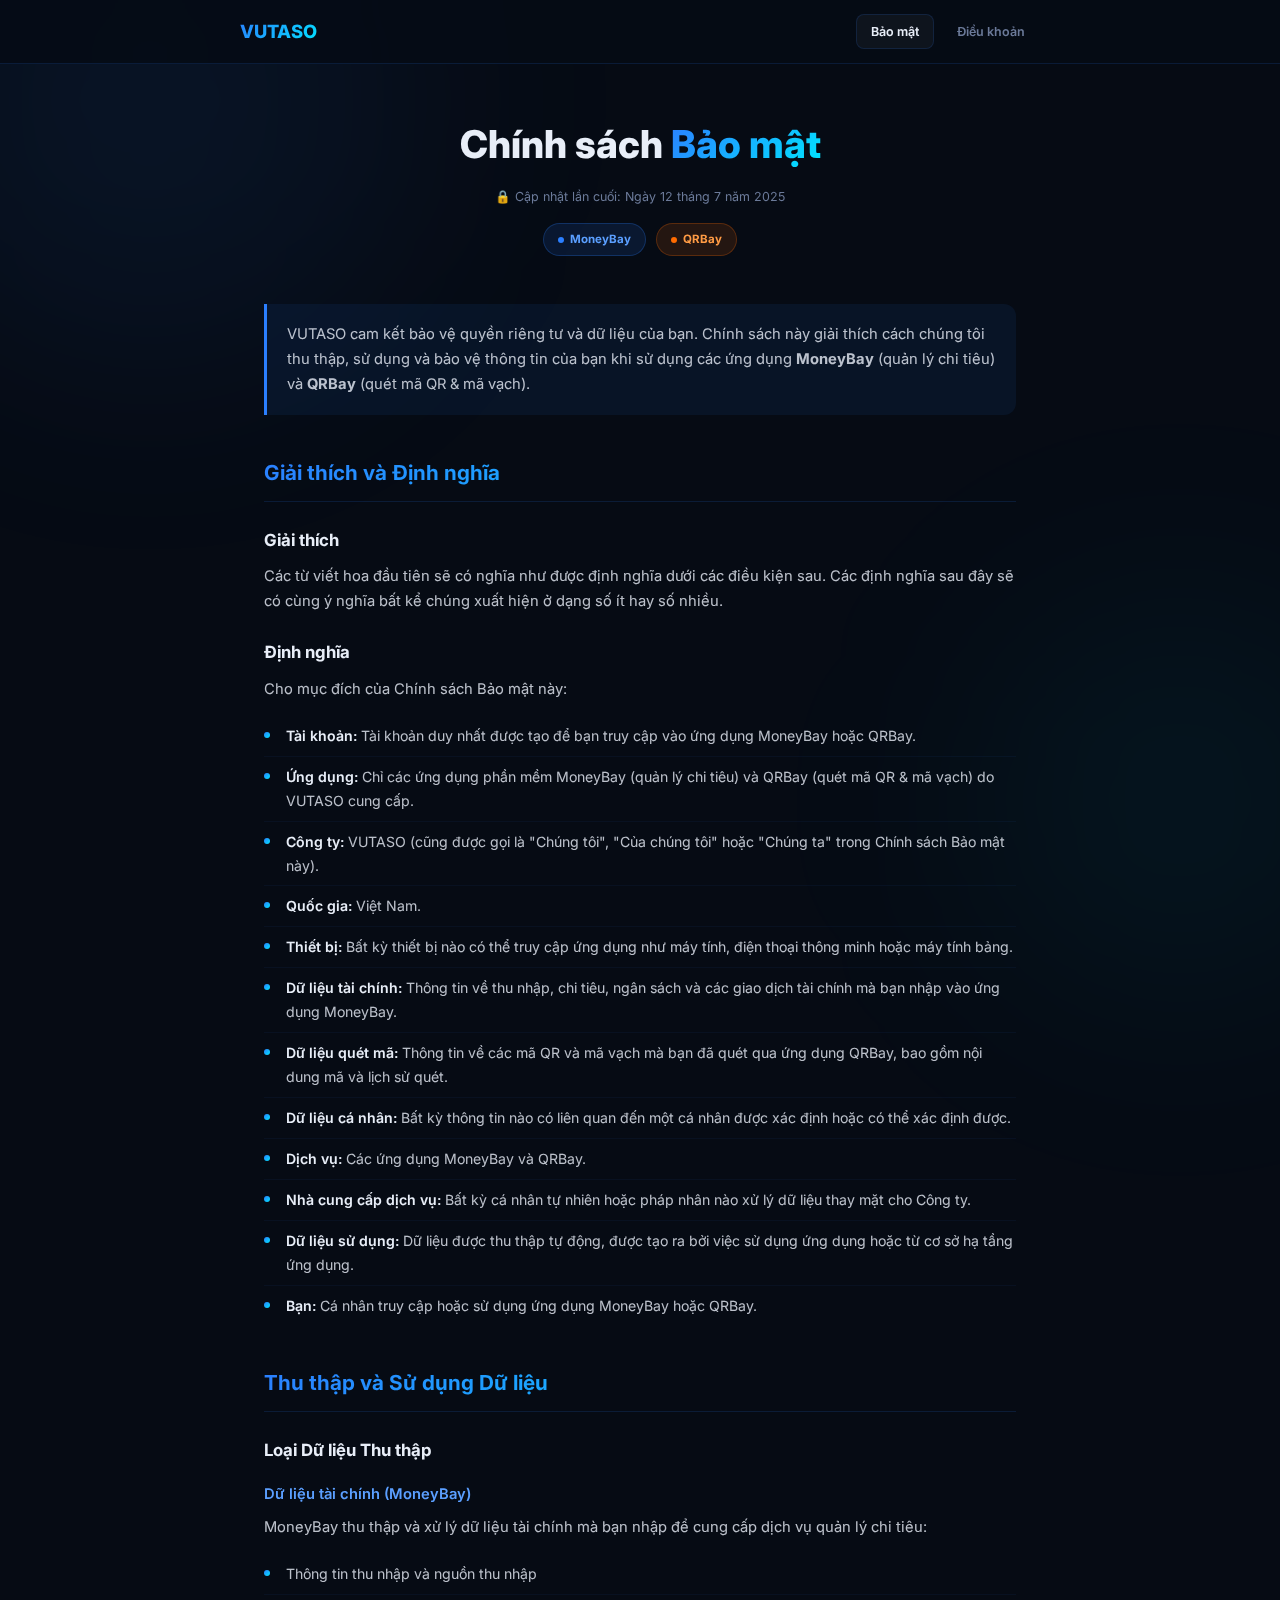
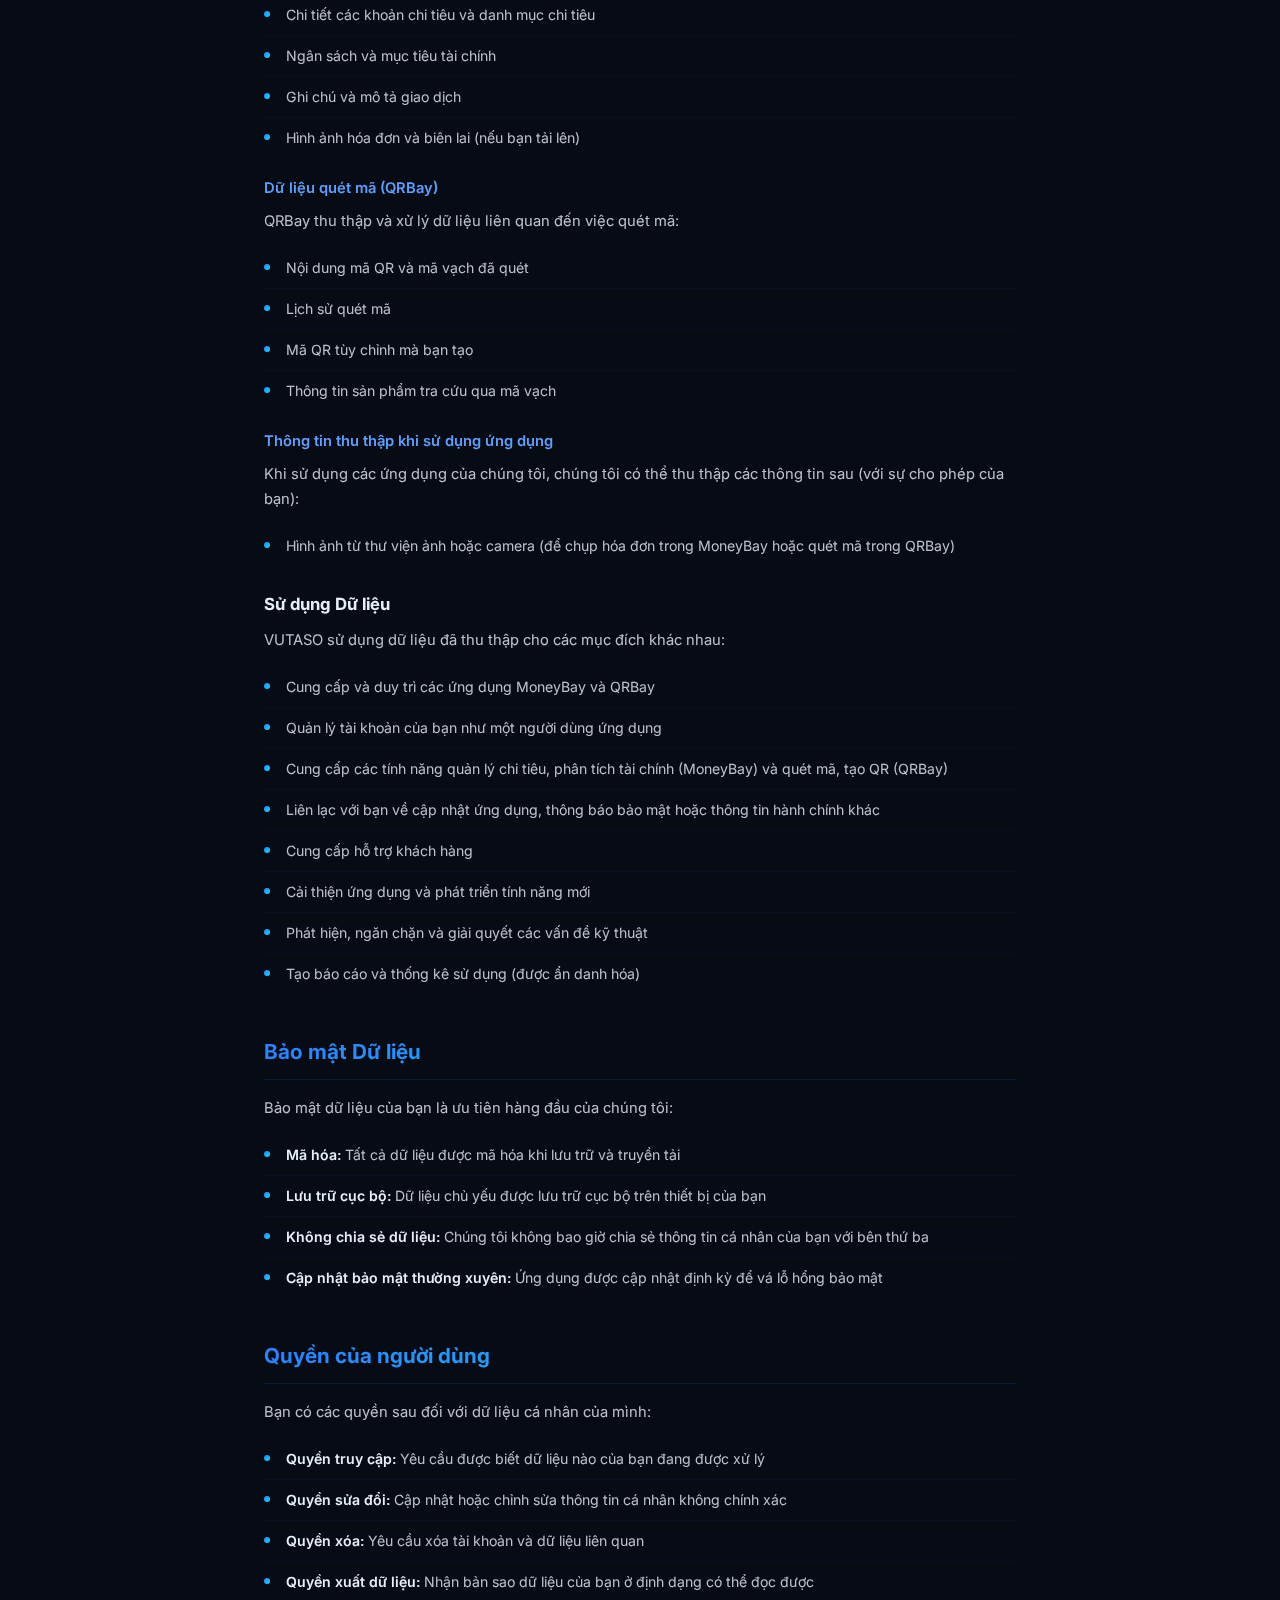
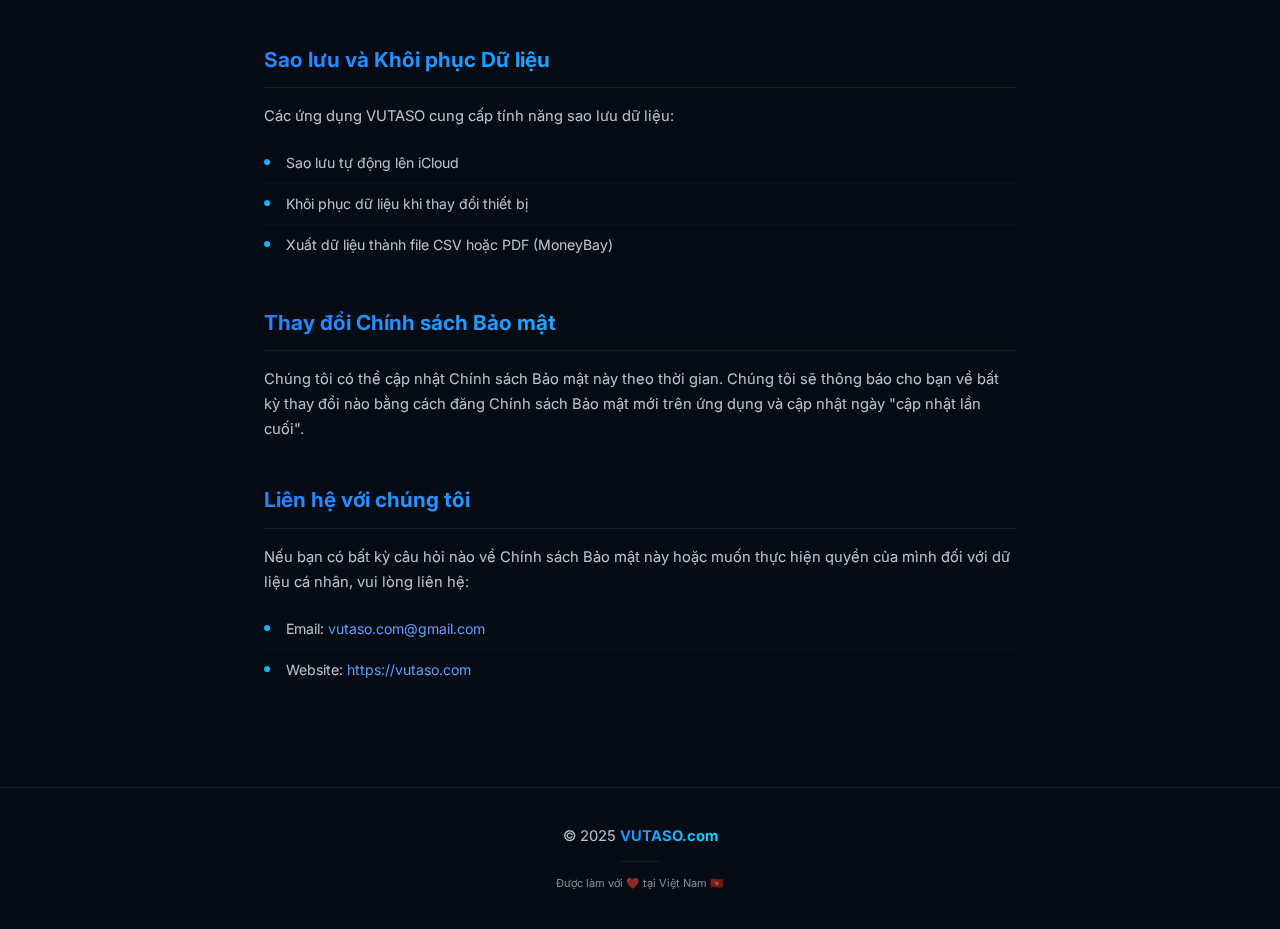
<file: privacy/index.html>
<!DOCTYPE html>
<html lang="vi">

<head>
    <meta charset="UTF-8">
    <meta name="viewport" content="width=device-width, initial-scale=1.0">
    <title>Chính sách Bảo mật — VUTASO</title>
    <meta name="description"
        content="Chính sách bảo mật VUTASO — Cam kết bảo vệ quyền riêng tư và dữ liệu của bạn khi sử dụng MoneyBay và QRBay.">
    <meta name="robots" content="index, follow">
    <link rel="canonical" href="https://vutaso.com/privacy/">
    <link rel="icon" href="../assets/favicon.ico" type="image/x-icon">
    <link href="https://fonts.googleapis.com/css2?family=Inter:wght@400;500;600;700;800&display=swap" rel="stylesheet">
    <style>
        :root {
            --bg: #060B14;
            --bg-2: #0A1020;
            --bg-card: rgba(255, 255, 255, 0.04);
            --primary: #2B7FFF;
            --primary-light: #5B9FFF;
            --accent: #00E5FF;
            --orange: #FF6B00;
            --orange-light: #FF9B44;
            --success: #00D68F;
            --text: #E8EEF8;
            --text-muted: #6B7A99;
            --border: rgba(43, 127, 255, 0.15);
            --border-bright: rgba(43, 127, 255, 0.4);
            --glass: rgba(255, 255, 255, 0.04);
            --gradient: linear-gradient(135deg, #2B7FFF, #00E5FF);
            --gradient-orange: linear-gradient(135deg, #FF6B00, #FFB347);
            --trans: 0.3s cubic-bezier(0.4, 0, 0.2, 1);
        }

        *,
        *::before,
        *::after {
            box-sizing: border-box;
            margin: 0;
            padding: 0;
        }

        html {
            scroll-behavior: smooth;
            font-size: 16px;
            -webkit-font-smoothing: antialiased;
        }

        body {
            font-family: 'Inter', 'Segoe UI', system-ui, -apple-system, sans-serif;
            background: var(--bg);
            color: var(--text);
            line-height: 1.7;
            overflow-x: hidden;
        }

        a {
            color: var(--primary-light);
            text-decoration: none;
            transition: color var(--trans);
        }

        a:hover {
            color: var(--accent);
        }

        /* === Background orbs === */
        .bg-orb {
            position: fixed;
            border-radius: 50%;
            filter: blur(120px);
            pointer-events: none;
            z-index: 0;
        }

        .bg-orb.a {
            width: 500px;
            height: 500px;
            background: rgba(43, 127, 255, 0.08);
            top: -150px;
            left: -100px;
        }

        .bg-orb.b {
            width: 400px;
            height: 400px;
            background: rgba(0, 229, 255, 0.05);
            bottom: -100px;
            right: -100px;
        }

        /* === Nav === */
        .top-nav {
            position: sticky;
            top: 0;
            z-index: 100;
            background: rgba(6, 11, 20, 0.9);
            backdrop-filter: blur(24px) saturate(180%);
            -webkit-backdrop-filter: blur(24px) saturate(180%);
            border-bottom: 1px solid var(--border);
            padding: 14px 6%;
        }

        .nav-content {
            max-width: 800px;
            margin: 0 auto;
            display: flex;
            align-items: center;
            justify-content: space-between;
        }

        .logo {
            font-size: 1.15rem;
            font-weight: 800;
            background: var(--gradient);
            -webkit-background-clip: text;
            -webkit-text-fill-color: transparent;
            background-clip: text;
        }

        .nav-links {
            display: flex;
            gap: 8px;
        }

        .nav-link {
            padding: 6px 14px;
            border-radius: 8px;
            font-size: 0.78rem;
            font-weight: 600;
            color: var(--text-muted);
            background: transparent;
            border: 1px solid transparent;
            transition: var(--trans);
            text-decoration: none;
        }

        .nav-link:hover,
        .nav-link.active {
            color: var(--text);
            background: var(--glass);
            border-color: var(--border);
        }

        /* === Container === */
        .container {
            position: relative;
            z-index: 1;
            max-width: 800px;
            margin: 0 auto;
            padding: 48px 24px 80px;
        }

        /* === Header === */
        .page-header {
            text-align: center;
            margin-bottom: 48px;
        }

        .page-header h1 {
            font-size: clamp(1.6rem, 4vw, 2.4rem);
            font-weight: 800;
            margin-bottom: 8px;
        }

        .page-header h1 span {
            background: var(--gradient);
            -webkit-background-clip: text;
            -webkit-text-fill-color: transparent;
            background-clip: text;
        }

        .last-updated {
            font-size: 0.78rem;
            color: var(--text-muted);
            display: flex;
            align-items: center;
            justify-content: center;
            gap: 6px;
        }

        /* === Apps badge === */
        .apps-badge {
            display: flex;
            gap: 10px;
            justify-content: center;
            margin-top: 16px;
            flex-wrap: wrap;
        }

        .app-tag {
            display: inline-flex;
            align-items: center;
            gap: 6px;
            padding: 6px 14px;
            border-radius: 99px;
            font-size: 0.72rem;
            font-weight: 700;
        }

        .app-tag.blue {
            background: rgba(43, 127, 255, 0.12);
            border: 1px solid rgba(43, 127, 255, 0.25);
            color: var(--primary-light);
        }

        .app-tag.orange {
            background: rgba(255, 107, 0, 0.12);
            border: 1px solid rgba(255, 107, 0, 0.25);
            color: var(--orange-light);
        }

        .app-dot {
            width: 6px;
            height: 6px;
            border-radius: 50%;
        }

        .app-dot.blue {
            background: var(--primary);
        }

        .app-dot.orange {
            background: var(--orange);
        }

        /* === Content === */
        .highlight {
            background: rgba(43, 127, 255, 0.08);
            border-left: 3px solid var(--primary);
            border-radius: 0 12px 12px 0;
            padding: 18px 20px;
            margin-bottom: 32px;
            font-size: 0.92rem;
            color: rgba(232, 238, 248, 0.85);
        }

        h2 {
            font-size: 1.3rem;
            font-weight: 700;
            margin: 40px 0 16px;
            padding-bottom: 10px;
            border-bottom: 1px solid var(--border);
            background: var(--gradient);
            -webkit-background-clip: text;
            -webkit-text-fill-color: transparent;
            background-clip: text;
        }

        h3 {
            font-size: 1.05rem;
            font-weight: 700;
            margin: 24px 0 10px;
            color: var(--text);
        }

        h4 {
            font-size: 0.92rem;
            font-weight: 600;
            margin: 18px 0 8px;
            color: var(--primary-light);
        }

        p {
            margin-bottom: 14px;
            color: rgba(232, 238, 248, 0.8);
            font-size: 0.92rem;
        }

        ul {
            list-style: none;
            margin-bottom: 18px;
            padding-left: 0;
        }

        ul li {
            position: relative;
            padding: 8px 0 8px 22px;
            font-size: 0.88rem;
            color: rgba(232, 238, 248, 0.8);
            border-bottom: 1px solid rgba(43, 127, 255, 0.06);
        }

        ul li:last-child {
            border-bottom: none;
        }

        ul li::before {
            content: '';
            position: absolute;
            left: 0;
            top: 16px;
            width: 6px;
            height: 6px;
            border-radius: 50%;
            background: var(--gradient);
        }

        ul li strong {
            color: var(--text);
            font-weight: 600;
        }

        .warning-box {
            background: rgba(255, 91, 91, 0.08);
            border-left: 3px solid #FF5B5B;
            border-radius: 0 12px 12px 0;
            padding: 16px 18px;
            margin: 16px 0;
        }

        .warning-box p {
            color: #FF9B9B;
            margin: 0;
        }

        .success-box {
            background: rgba(0, 214, 143, 0.08);
            border-left: 3px solid var(--success);
            border-radius: 0 12px 12px 0;
            padding: 16px 18px;
            margin: 16px 0;
        }

        .success-box p {
            color: #5AEBC0;
            margin: 0;
        }

        /* === Footer === */
        .footer {
            text-align: center;
            padding: 32px 24px;
            border-top: 1px solid var(--border);
            font-size: 0.75rem;
            color: var(--text-muted);
        }

        .footer a {
            background: var(--gradient);
            -webkit-background-clip: text;
            -webkit-text-fill-color: transparent;
            background-clip: text;
            font-weight: 700;
        }

        .footer p {
            margin: 4px 0;
        }

        .footer .divider {
            width: 40px;
            height: 1px;
            background: var(--border);
            margin: 12px auto;
        }

        .footer .made-in {
            font-size: 0.68rem;
            opacity: 0.7;
        }

        /* === Responsive === */
        @media (max-width: 600px) {
            .container {
                padding: 32px 16px 60px;
            }

            h2 {
                font-size: 1.15rem;
            }
        }
    </style>
</head>

<body>
    <div class="bg-orb a"></div>
    <div class="bg-orb b"></div>

    <nav class="top-nav">
        <div class="nav-content">
            <a href="https://vutaso.com" class="logo">VUTASO</a>
            <div class="nav-links">
                <a href="../privacy/" class="nav-link active">Bảo mật</a>
                <a href="../terms/" class="nav-link">Điều khoản</a>
            </div>
        </div>
    </nav>

    <div class="container">
        <div class="page-header">
            <h1>Chính sách <span>Bảo mật</span></h1>
            <p class="last-updated">🔒 Cập nhật lần cuối: Ngày 12 tháng 7 năm 2025</p>
            <div class="apps-badge">
                <span class="app-tag blue"><span class="app-dot blue"></span> MoneyBay</span>
                <span class="app-tag orange"><span class="app-dot orange"></span> QRBay</span>
            </div>
        </div>

        <div class="highlight">
            <p style="margin:0">VUTASO cam kết bảo vệ quyền riêng tư và dữ liệu của bạn. Chính sách này giải thích cách
                chúng tôi
                thu thập, sử dụng và bảo vệ thông tin của bạn khi sử dụng các ứng dụng <strong>MoneyBay</strong> (quản
                lý chi tiêu)
                và <strong>QRBay</strong> (quét mã QR & mã vạch).</p>
        </div>

        <h2>Giải thích và Định nghĩa</h2>
        <h3>Giải thích</h3>
        <p>Các từ viết hoa đầu tiên sẽ có nghĩa như được định nghĩa dưới các điều kiện sau. Các định nghĩa sau đây sẽ có
            cùng ý nghĩa bất kể chúng xuất hiện ở dạng số ít hay số nhiều.</p>

        <h3>Định nghĩa</h3>
        <p>Cho mục đích của Chính sách Bảo mật này:</p>
        <ul>
            <li><strong>Tài khoản:</strong> Tài khoản duy nhất được tạo để bạn truy cập vào ứng dụng MoneyBay hoặc
                QRBay.</li>
            <li><strong>Ứng dụng:</strong> Chỉ các ứng dụng phần mềm MoneyBay (quản lý chi tiêu) và QRBay (quét mã QR &
                mã vạch) do VUTASO cung cấp.</li>
            <li><strong>Công ty:</strong> VUTASO (cũng được gọi là "Chúng tôi", "Của chúng tôi" hoặc "Chúng ta" trong
                Chính sách Bảo mật này).</li>
            <li><strong>Quốc gia:</strong> Việt Nam.</li>
            <li><strong>Thiết bị:</strong> Bất kỳ thiết bị nào có thể truy cập ứng dụng như máy tính, điện thoại thông
                minh hoặc máy tính bảng.</li>
            <li><strong>Dữ liệu tài chính:</strong> Thông tin về thu nhập, chi tiêu, ngân sách và các giao dịch tài
                chính mà bạn nhập vào ứng dụng MoneyBay.</li>
            <li><strong>Dữ liệu quét mã:</strong> Thông tin về các mã QR và mã vạch mà bạn đã quét qua ứng dụng QRBay,
                bao gồm nội dung mã và lịch sử quét.</li>
            <li><strong>Dữ liệu cá nhân:</strong> Bất kỳ thông tin nào có liên quan đến một cá nhân được xác định hoặc
                có thể xác định được.</li>
            <li><strong>Dịch vụ:</strong> Các ứng dụng MoneyBay và QRBay.</li>
            <li><strong>Nhà cung cấp dịch vụ:</strong> Bất kỳ cá nhân tự nhiên hoặc pháp nhân nào xử lý dữ liệu thay mặt
                cho Công ty.</li>
            <li><strong>Dữ liệu sử dụng:</strong> Dữ liệu được thu thập tự động, được tạo ra bởi việc sử dụng ứng dụng
                hoặc từ cơ sở hạ tầng ứng dụng.</li>
            <li><strong>Bạn:</strong> Cá nhân truy cập hoặc sử dụng ứng dụng MoneyBay hoặc QRBay.</li>
        </ul>

        <h2>Thu thập và Sử dụng Dữ liệu</h2>
        <h3>Loại Dữ liệu Thu thập</h3>

        <h4>Dữ liệu tài chính (MoneyBay)</h4>
        <p>MoneyBay thu thập và xử lý dữ liệu tài chính mà bạn nhập để cung cấp dịch vụ quản lý chi tiêu:</p>
        <ul>
            <li>Thông tin thu nhập và nguồn thu nhập</li>
            <li>Chi tiết các khoản chi tiêu và danh mục chi tiêu</li>
            <li>Ngân sách và mục tiêu tài chính</li>
            <li>Ghi chú và mô tả giao dịch</li>
            <li>Hình ảnh hóa đơn và biên lai (nếu bạn tải lên)</li>
        </ul>

        <h4>Dữ liệu quét mã (QRBay)</h4>
        <p>QRBay thu thập và xử lý dữ liệu liên quan đến việc quét mã:</p>
        <ul>
            <li>Nội dung mã QR và mã vạch đã quét</li>
            <li>Lịch sử quét mã</li>
            <li>Mã QR tùy chỉnh mà bạn tạo</li>
            <li>Thông tin sản phẩm tra cứu qua mã vạch</li>
        </ul>

        <h4>Thông tin thu thập khi sử dụng ứng dụng</h4>
        <p>Khi sử dụng các ứng dụng của chúng tôi, chúng tôi có thể thu thập các thông tin sau (với sự cho phép của
            bạn):</p>
        <ul>
            <li>Hình ảnh từ thư viện ảnh hoặc camera (để chụp hóa đơn trong MoneyBay hoặc quét mã trong QRBay)</li>
        </ul>

        <h3>Sử dụng Dữ liệu</h3>
        <p>VUTASO sử dụng dữ liệu đã thu thập cho các mục đích khác nhau:</p>
        <ul>
            <li>Cung cấp và duy trì các ứng dụng MoneyBay và QRBay</li>
            <li>Quản lý tài khoản của bạn như một người dùng ứng dụng</li>
            <li>Cung cấp các tính năng quản lý chi tiêu, phân tích tài chính (MoneyBay) và quét mã, tạo QR (QRBay)</li>
            <li>Liên lạc với bạn về cập nhật ứng dụng, thông báo bảo mật hoặc thông tin hành chính khác</li>
            <li>Cung cấp hỗ trợ khách hàng</li>
            <li>Cải thiện ứng dụng và phát triển tính năng mới</li>
            <li>Phát hiện, ngăn chặn và giải quyết các vấn đề kỹ thuật</li>
            <li>Tạo báo cáo và thống kê sử dụng (được ẩn danh hóa)</li>
        </ul>

        <h2>Bảo mật Dữ liệu</h2>
        <p>Bảo mật dữ liệu của bạn là ưu tiên hàng đầu của chúng tôi:</p>
        <ul>
            <li><strong>Mã hóa:</strong> Tất cả dữ liệu được mã hóa khi lưu trữ và truyền tải</li>
            <li><strong>Lưu trữ cục bộ:</strong> Dữ liệu chủ yếu được lưu trữ cục bộ trên thiết bị của bạn</li>
            <li><strong>Không chia sẻ dữ liệu:</strong> Chúng tôi không bao giờ chia sẻ thông tin cá nhân của bạn với
                bên thứ ba</li>
            <li><strong>Cập nhật bảo mật thường xuyên:</strong> Ứng dụng được cập nhật định kỳ để vá lỗ hổng bảo mật
            </li>
        </ul>

        <h2>Quyền của người dùng</h2>
        <p>Bạn có các quyền sau đối với dữ liệu cá nhân của mình:</p>
        <ul>
            <li><strong>Quyền truy cập:</strong> Yêu cầu được biết dữ liệu nào của bạn đang được xử lý</li>
            <li><strong>Quyền sửa đổi:</strong> Cập nhật hoặc chỉnh sửa thông tin cá nhân không chính xác</li>
            <li><strong>Quyền xóa:</strong> Yêu cầu xóa tài khoản và dữ liệu liên quan</li>
            <li><strong>Quyền xuất dữ liệu:</strong> Nhận bản sao dữ liệu của bạn ở định dạng có thể đọc được</li>
        </ul>

        <h2>Sao lưu và Khôi phục Dữ liệu</h2>
        <p>Các ứng dụng VUTASO cung cấp tính năng sao lưu dữ liệu:</p>
        <ul>
            <li>Sao lưu tự động lên iCloud</li>
            <li>Khôi phục dữ liệu khi thay đổi thiết bị</li>
            <li>Xuất dữ liệu thành file CSV hoặc PDF (MoneyBay)</li>
        </ul>

        <h2>Thay đổi Chính sách Bảo mật</h2>
        <p>Chúng tôi có thể cập nhật Chính sách Bảo mật này theo thời gian. Chúng tôi sẽ thông báo cho bạn về bất kỳ
            thay
            đổi nào bằng cách đăng Chính sách Bảo mật mới trên ứng dụng và cập nhật ngày "cập nhật lần cuối".</p>

        <h2>Liên hệ với chúng tôi</h2>
        <p>Nếu bạn có bất kỳ câu hỏi nào về Chính sách Bảo mật này hoặc muốn thực hiện quyền của mình đối với dữ liệu cá
            nhân, vui lòng liên hệ:</p>
        <ul>
            <li>Email: <a href="mailto:vutaso.com@gmail.com">vutaso.com@gmail.com</a></li>
            <li>Website: <a href="https://vutaso.com">https://vutaso.com</a></li>
        </ul>
    </div>

    <div class="footer">
        <p>&copy; 2025 <a href="https://vutaso.com">VUTASO.com</a></p>
        <div class="divider"></div>
        <p class="made-in">Được làm với ❤️ tại Việt Nam 🇻🇳</p>
    </div>
</body>

</html>
</file>
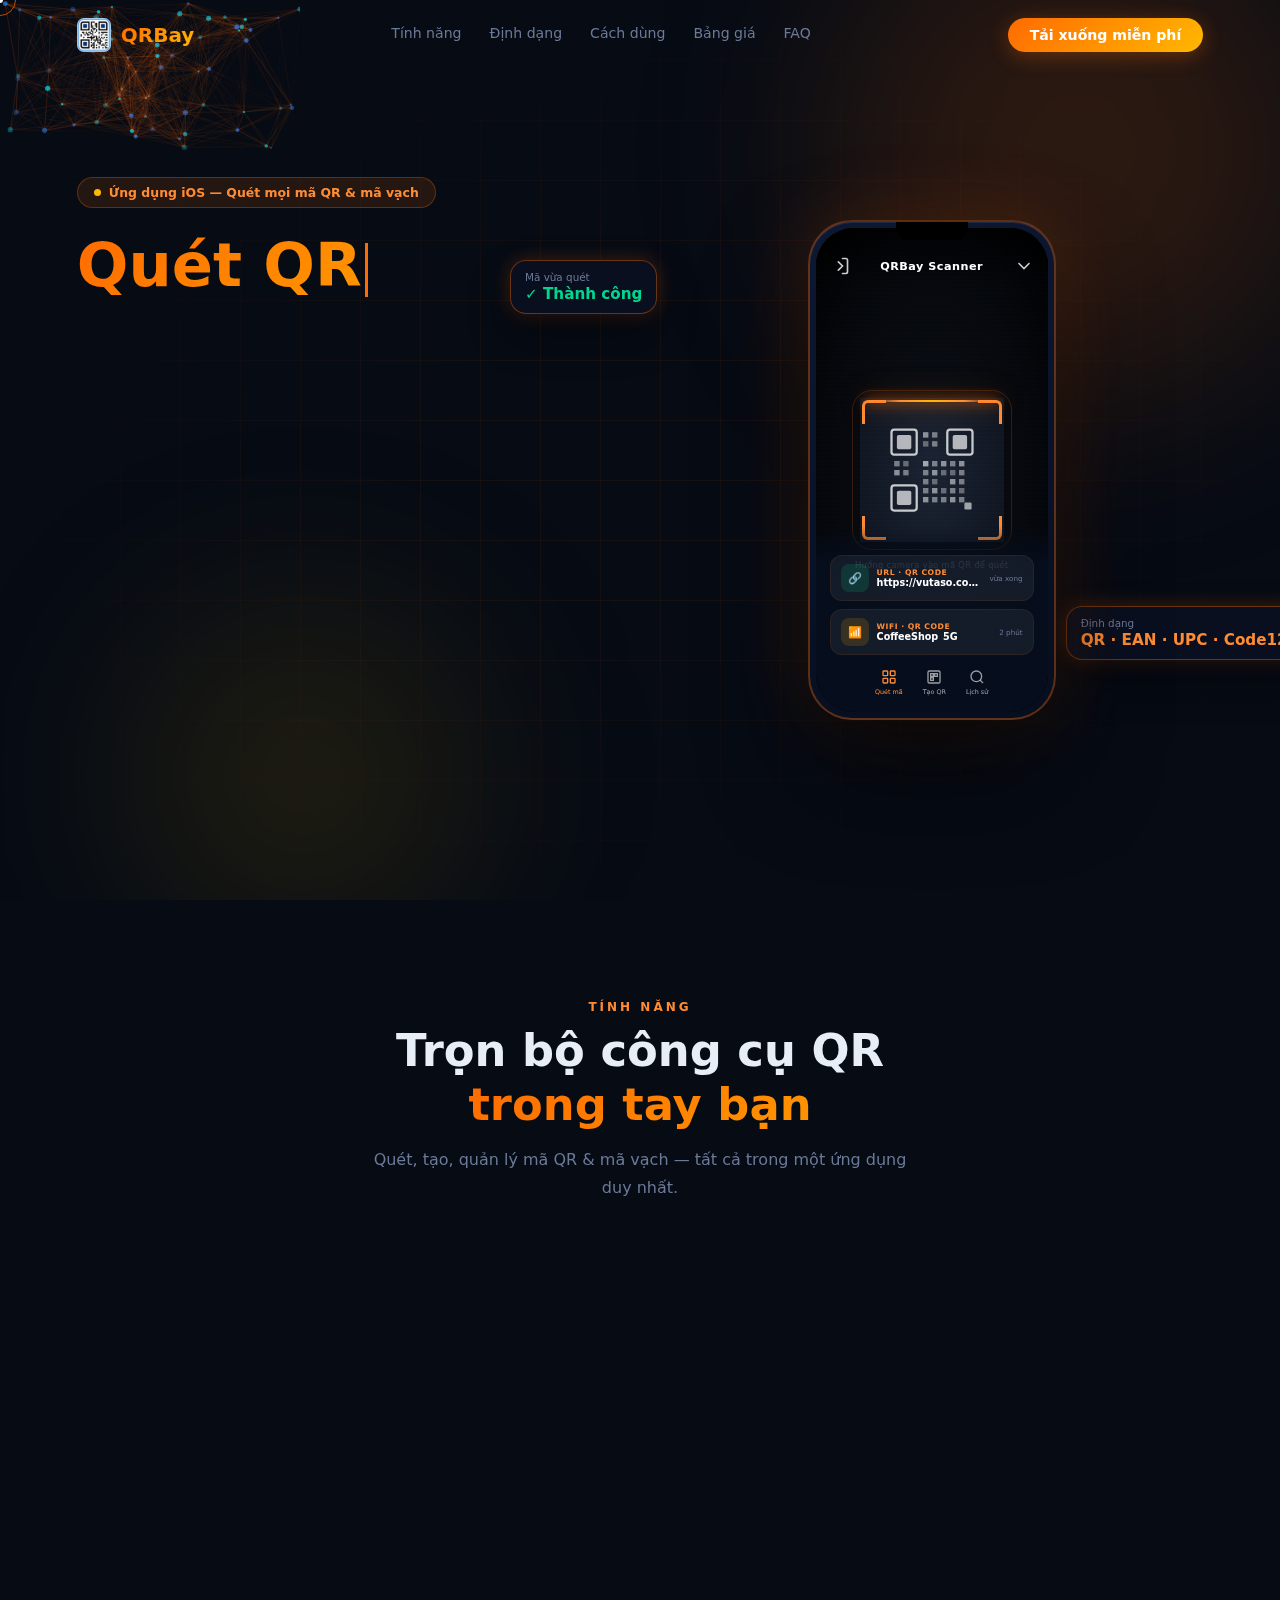
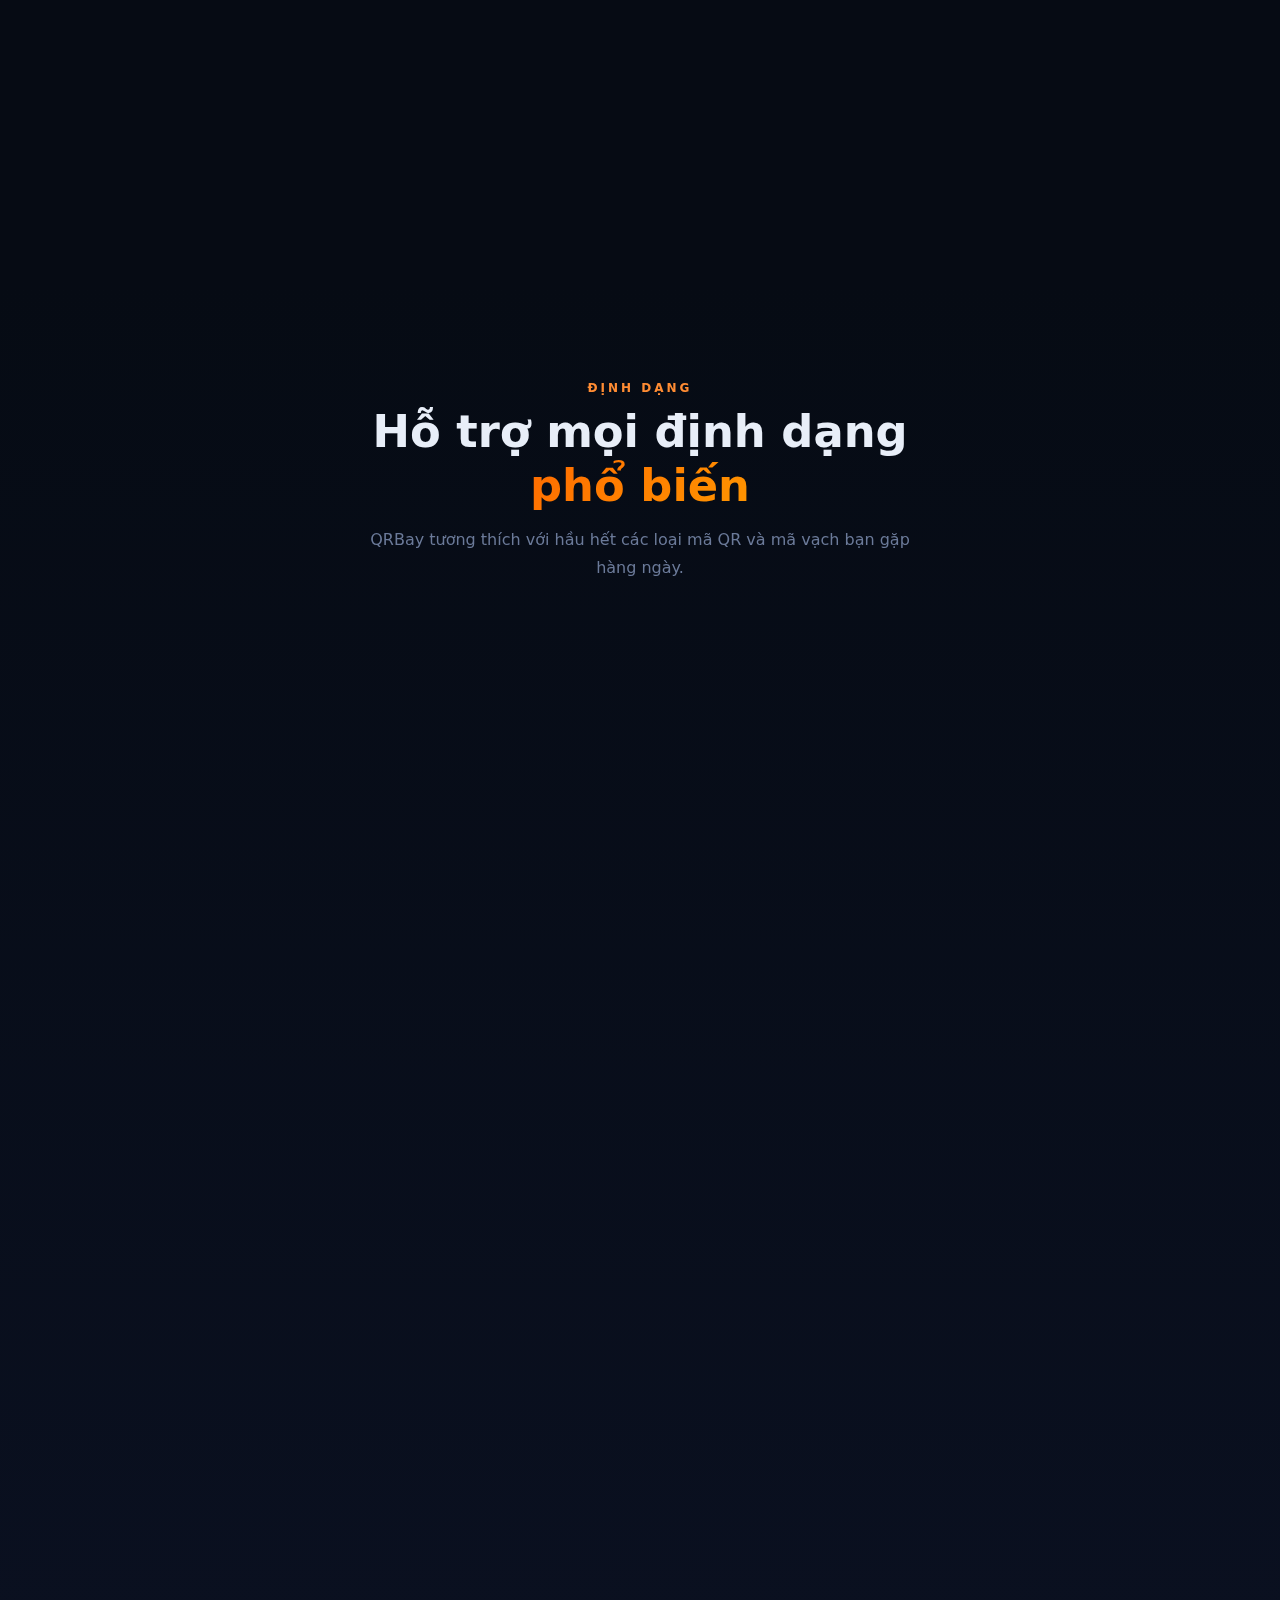
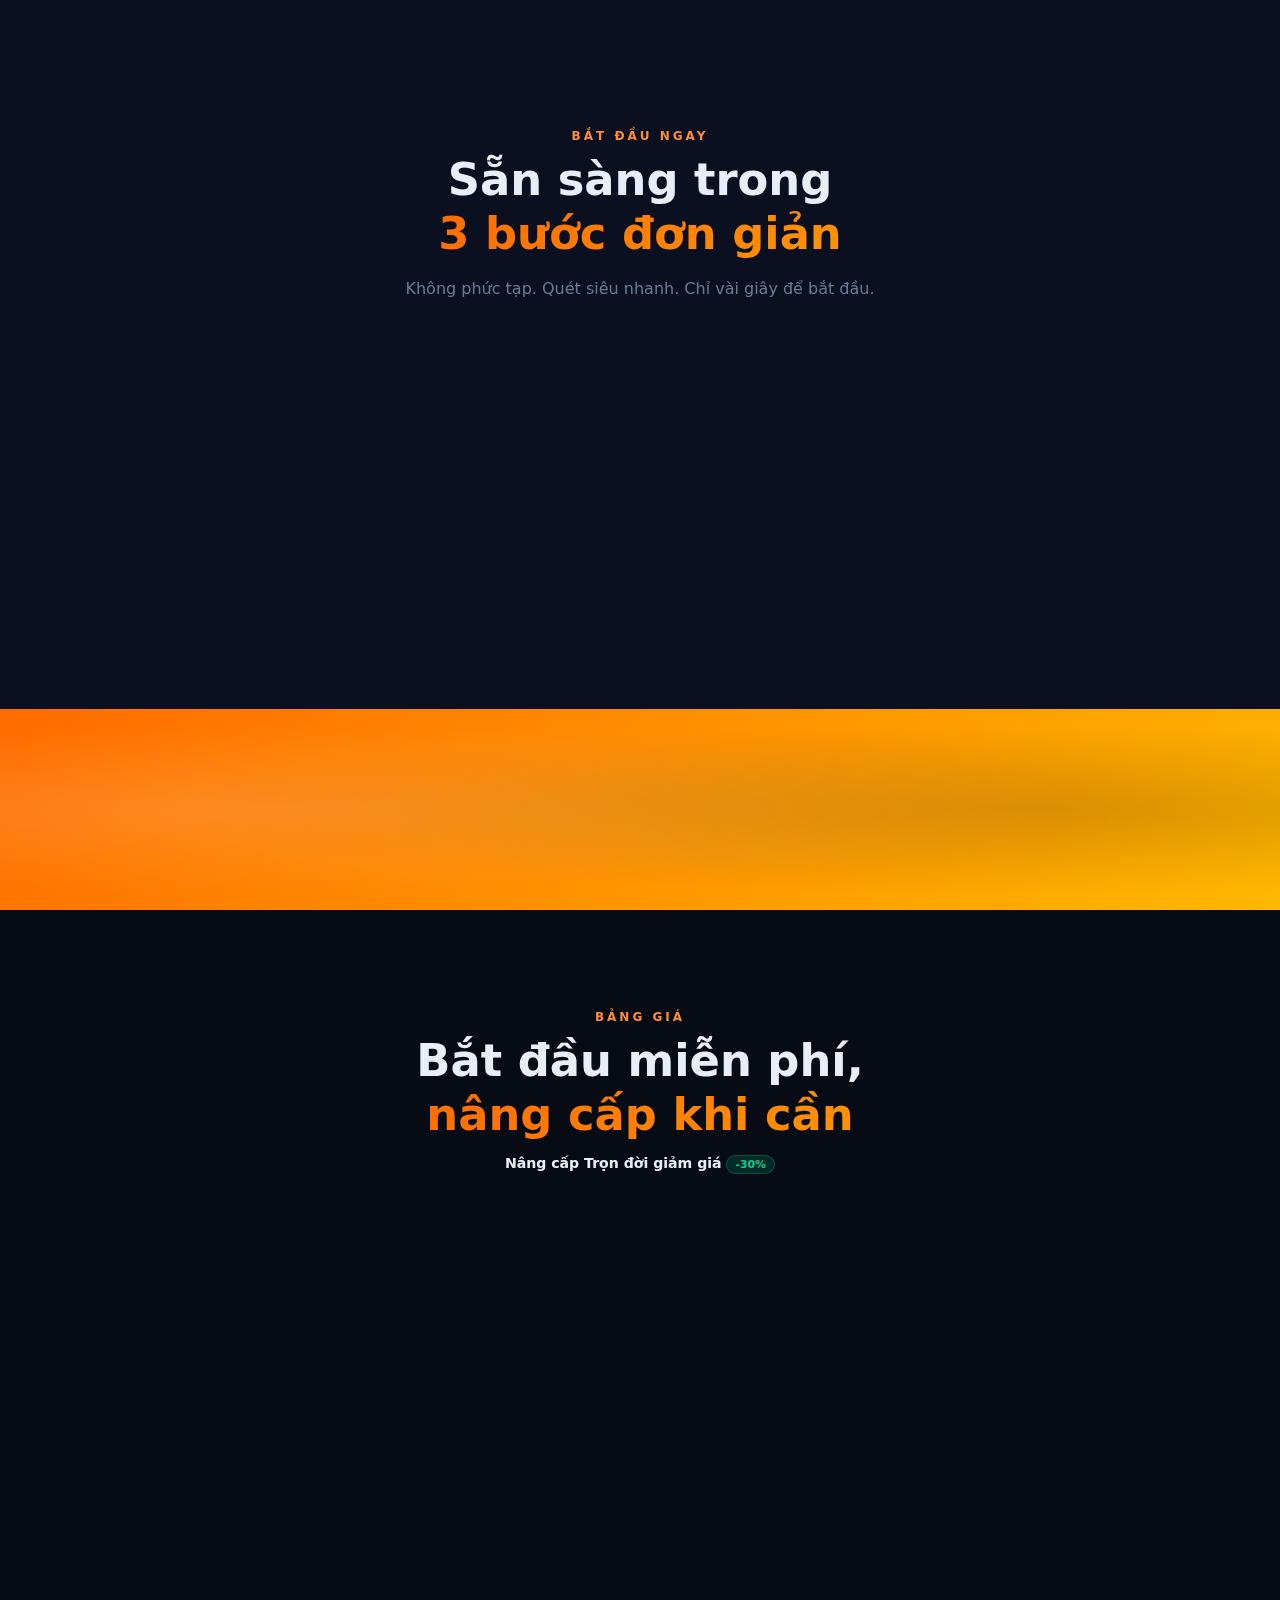
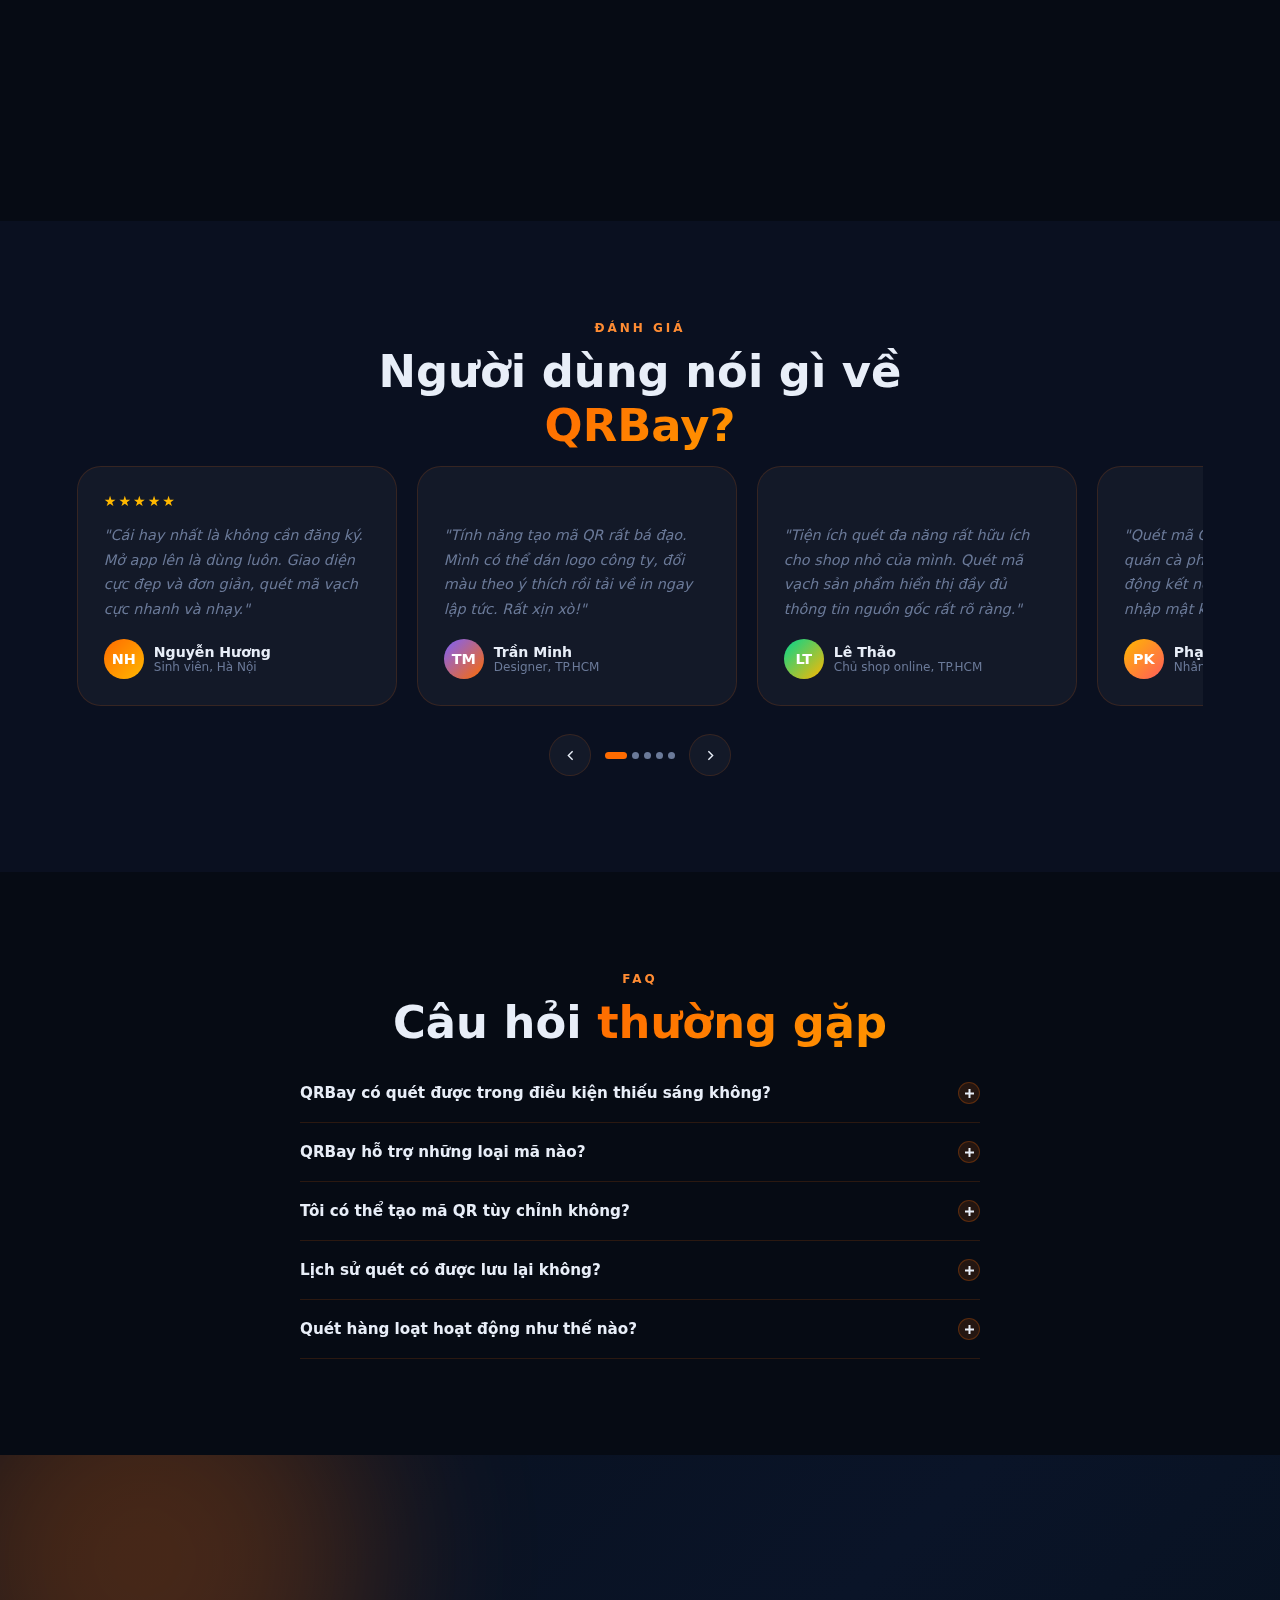
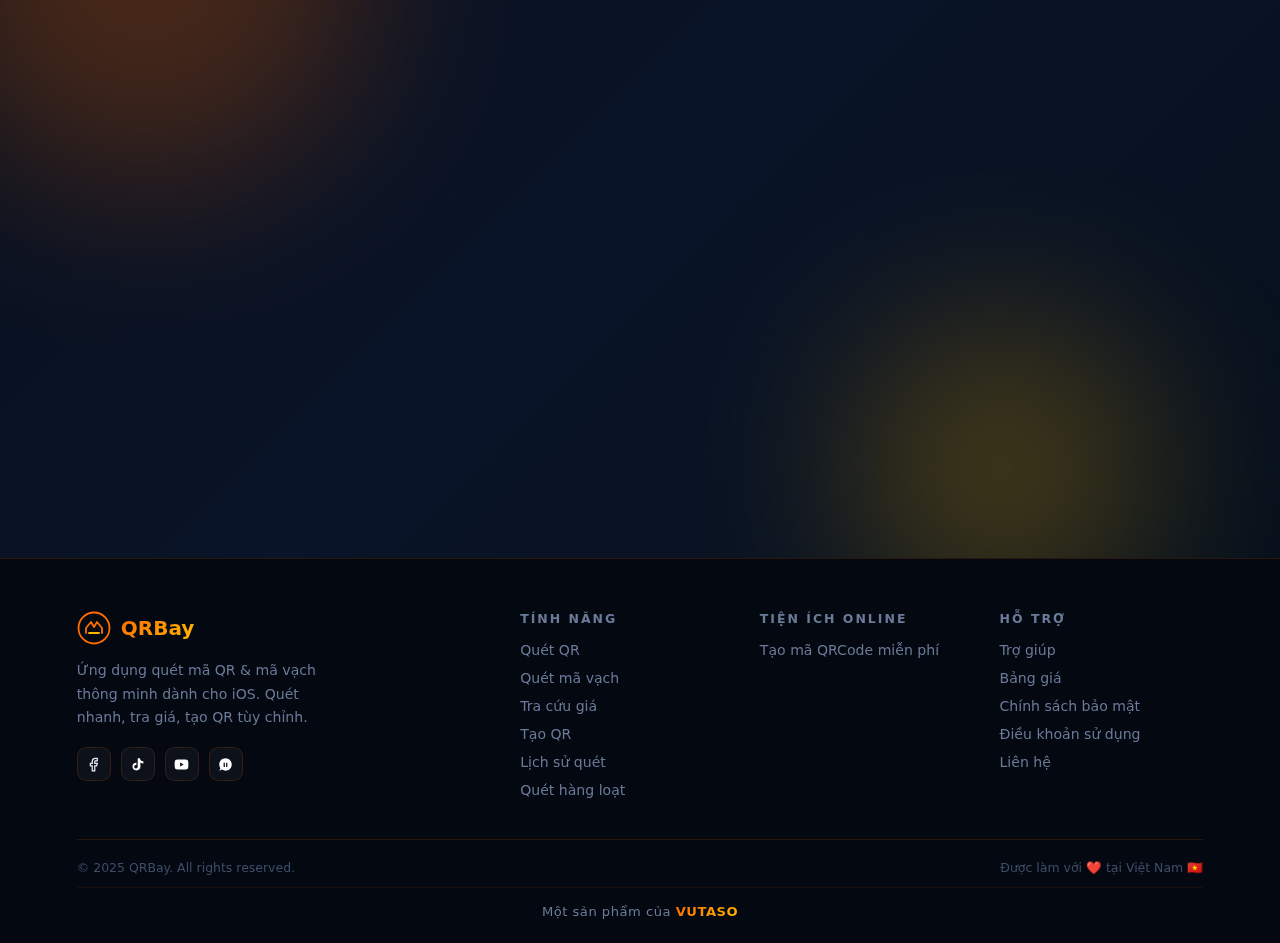
<file: qrbay/index.html>
<!DOCTYPE html>
<html lang="vi">

<head>
    <meta charset="UTF-8">
    <meta name="viewport" content="width=device-width, initial-scale=1.0">
    <title>QRBay — App Quét Mã QR Code & Mã Vạch Thông Minh Miễn Phí | Tạo QR Code</title>
    <meta name="description"
        content="QRBay — App quét mã QR code & mã vạch nhanh nhất trên iOS. Quét QR code, mã vạch sản phẩm, tra giá, tạo QR code tùy chỉnh, quét hàng loạt, lưu lịch sử. Hỗ trợ 13+ định dạng. Tải miễn phí trên App Store.">
    <meta name="keywords"
        content="quét mã QR, app quét QR code, quét mã vạch, QRBay, qrbay, quét QR, app quét mã QR, quét QR code, ứng dụng quét mã QR, app quét mã vạch, tạo QR code, tạo mã QR, QR code scanner, quét mã vạch sản phẩm, tra giá sản phẩm, barcode scanner, app quét barcode, đọc mã QR, quét mã QR miễn phí, app quét mã vạch miễn phí, quét mã QR online, ứng dụng quét QR, quét mã vạch giá, phần mềm quét mã QR, app scan QR, QR reader, barcode reader, scan mã vạch, scan QR code, app quét mã iOS">
    <meta name="author" content="VUTASO">
    <meta name="robots" content="index, follow, max-snippet:-1, max-image-preview:large, max-video-preview:-1">
    <meta name="theme-color" content="#060B14">
    <link rel="canonical" href="https://vutaso.com/qrbay/">
    <link rel="icon" type="image/x-icon" href="assets/images/favicon_qrbay.png">

    <!-- Alternate domain -->
    <link rel="alternate" href="https://vutaso.com/qrbay/" hreflang="vi">

    <!-- Open Graph -->
    <meta property="og:type" content="website">
    <meta property="og:url" content="https://vutaso.com/qrbay/">
    <meta property="og:site_name" content="VUTASO">
    <meta property="og:title" content="QRBay — App Quét Mã QR Code & Mã Vạch Thông Minh Miễn Phí">
    <meta property="og:description"
        content="App quét mã QR code & mã vạch nhanh nhất. Quét QR, tra giá sản phẩm, tạo QR code tùy chỉnh, quét hàng loạt. Hỗ trợ 13+ định dạng. Miễn phí trên iOS.">
    <meta property="og:image" content="https://vutaso.com/assets/logo_qrbay.png">
    <meta property="og:locale" content="vi_VN">

    <!-- Twitter Card -->
    <meta name="twitter:card" content="summary_large_image">
    <meta name="twitter:title" content="QRBay — App Quét Mã QR Code & Mã Vạch Miễn Phí">
    <meta name="twitter:description"
        content="App quét mã QR code & mã vạch nhanh nhất. Quét QR, tra giá, tạo QR code tùy chỉnh. Hỗ trợ 13+ định dạng.">
    <meta name="twitter:image" content="https://vutaso.com/assets/logo_qrbay.png">

    <!-- JSON-LD: SoftwareApplication (Rich Result cho app trên Google) -->
    <script type="application/ld+json">
    {
        "@context": "https://schema.org",
        "@type": "SoftwareApplication",
        "name": "QRBay - Quét Mã QR & Mã Vạch",
        "alternateName": ["QRBay", "App Quét QR QRBay", "QR Code Scanner QRBay", "App Quét Mã Vạch QRBay"],
        "description": "QRBay — App quét mã QR code & mã vạch nhanh nhất trên iOS. Quét QR code, mã vạch sản phẩm, tra giá, tạo QR code tùy chỉnh với logo và màu sắc, quét hàng loạt, lưu lịch sử, xuất & chia sẻ. Hỗ trợ 13+ định dạng mã.",
        "url": "https://vutaso.com/qrbay/",
        "applicationCategory": "UtilitiesApplication",
        "operatingSystem": "iOS",
        "offers": {
            "@type": "Offer",
            "price": "0",
            "priceCurrency": "VND",
            "availability": "https://schema.org/InStock"
        },
        "aggregateRating": {
            "@type": "AggregateRating",
            "ratingValue": "4.8",
            "ratingCount": "300",
            "bestRating": "5",
            "worstRating": "1"
        },
        "downloadUrl": "https://apps.apple.com/vn/app/qrbay/id6499323043?l=vi",
        "softwareVersion": "3.0",
        "author": {
            "@type": "Organization",
            "name": "VUTASO",
            "url": "https://vutaso.com"
        },
        "screenshot": "https://vutaso.com/assets/logo_qrbay.png",
        "featureList": "Quét mã QR nhanh, Quét mã vạch sản phẩm, Tra giá sản phẩm, Tạo QR code tùy chỉnh, Quét hàng loạt, Lưu lịch sử quét, Xuất & chia sẻ, Đèn flash tự động, Hỗ trợ 13+ định dạng: QR Code Data Matrix Aztec PDF417 EAN-13 EAN-8 UPC-A UPC-E Code 128 Code 93 Code 39 Codabar ITF"
    }
    </script>

    <!-- JSON-LD: FAQPage (hiển thị FAQ trực tiếp trên Google Search) -->
    <script type="application/ld+json">
    {
        "@context": "https://schema.org",
        "@type": "FAQPage",
        "mainEntity": [
            {
                "@type": "Question",
                "name": "QRBay có quét được trong điều kiện thiếu sáng không?",
                "acceptedAnswer": {
                    "@type": "Answer",
                    "text": "Có! QRBay sử dụng đèn flash tự động khi phát hiện ánh sáng yếu. Bạn có thể quét mã QR và mã vạch ngay cả trong bóng tối."
                }
            },
            {
                "@type": "Question",
                "name": "QRBay hỗ trợ quét những loại mã nào?",
                "acceptedAnswer": {
                    "@type": "Answer",
                    "text": "QRBay hỗ trợ 13+ định dạng bao gồm: QR Code, Data Matrix, Aztec, PDF 417, EAN-13, EAN-8, UPC-A, UPC-E, Code 128, Code 93, Code 39, Codabar và ITF."
                }
            },
            {
                "@type": "Question",
                "name": "Tôi có thể tạo mã QR code tùy chỉnh không?",
                "acceptedAnswer": {
                    "@type": "Answer",
                    "text": "Có! Bạn có thể tạo QR code cho URL, Wi-Fi, liên hệ, email, SMS... và tùy chỉnh màu sắc, thêm logo theo phong cách riêng của bạn."
                }
            },
            {
                "@type": "Question",
                "name": "Lịch sử quét mã QR có được lưu lại không?",
                "acceptedAnswer": {
                    "@type": "Answer",
                    "text": "Có! Toàn bộ lịch sử quét và tạo mã được lưu tự động. Bạn có thể tìm kiếm, sắp xếp hoặc chia sẻ bất kỳ lúc nào."
                }
            },
            {
                "@type": "Question",
                "name": "QRBay có tính năng quét hàng loạt không?",
                "acceptedAnswer": {
                    "@type": "Answer",
                    "text": "Có! Chỉ cần bật chế độ quét hàng loạt, hướng camera vào nhiều mã cùng lúc. QRBay tự động nhận diện và lưu tất cả mã trong một lần quét, tiết kiệm thời gian tối đa."
                }
            }
        ]
    }
    </script>

    <!-- JSON-LD: BreadcrumbList -->
    <script type="application/ld+json">
    {
        "@context": "https://schema.org",
        "@type": "BreadcrumbList",
        "itemListElement": [
            {
                "@type": "ListItem",
                "position": 1,
                "name": "VUTASO",
                "item": "https://vutaso.com"
            },
            {
                "@type": "ListItem",
                "position": 2,
                "name": "QRBay - Quét Mã QR & Mã Vạch",
                "item": "https://vutaso.com/qrbay/"
            }
        ]
    }
    </script>

    <style>
        /* ============================================================
   CSS CUSTOM PROPERTIES
   ============================================================ */
        :root {
            --bg: #060B14;
            --bg-2: #0A1020;
            --bg-card: rgba(255, 255, 255, 0.04);
            --primary: #FF6B00;
            --primary-light: #FF8C33;
            --primary-dark: #CC5500;
            --accent: #FFB800;
            --accent2: #7B61FF;
            --success: #00D68F;
            --warning: #FFB800;
            --danger: #FF5B5B;
            --text: #E8EEF8;
            --text-muted: #6B7A99;
            --text-dim: #3D4D6A;
            --border: rgba(255, 107, 0, 0.15);
            --border-bright: rgba(255, 107, 0, 0.4);
            --glass: rgba(255, 255, 255, 0.04);
            --glass-blur: blur(24px) saturate(180%);
            --gradient: linear-gradient(135deg, #FF6B00, #FFB800);
            --gradient-soft: linear-gradient(135deg, rgba(255, 107, 0, 0.2), rgba(255, 184, 0, 0.1));
            --glow: 0 0 40px rgba(255, 107, 0, 0.35);
            --glow-sm: 0 0 20px rgba(255, 107, 0, 0.25);
            --radius: 16px;
            --radius-lg: 24px;
            --radius-xl: 32px;
            --ease: cubic-bezier(0.4, 0, 0.2, 1);
            --trans: 0.3s cubic-bezier(0.4, 0, 0.2, 1);
        }

        *,
        *::before,
        *::after {
            box-sizing: border-box;
            margin: 0;
            padding: 0
        }

        html {
            scroll-behavior: smooth;
            font-size: 16px;
            -webkit-font-smoothing: antialiased
        }

        body {
            font-family: 'Segoe UI', system-ui, -apple-system, BlinkMacSystemFont, sans-serif;
            background: var(--bg);
            color: var(--text);
            overflow-x: hidden;
            cursor: none;
        }

        a {
            color: inherit;
            text-decoration: none
        }

        ul {
            list-style: none
        }

        button {
            cursor: none;
            border: none;
            background: none;
            font-family: inherit;
            color: inherit
        }

        img {
            max-width: 100%;
            display: block
        }

        /* ============================================================
   CURSOR
   ============================================================ */
        #cur-dot {
            position: fixed;
            width: 6px;
            height: 6px;
            background: #fff;
            border-radius: 50%;
            pointer-events: none;
            z-index: 99999;
            transform: translate(-50%, -50%);
            transition: opacity 0.2s;
            will-change: transform;
        }

        #cur-ring {
            position: fixed;
            width: 32px;
            height: 32px;
            border: 1.5px solid rgba(255, 107, 0, 0.7);
            border-radius: 50%;
            pointer-events: none;
            z-index: 99998;
            transform: translate(-50%, -50%);
            transition: width 0.3s var(--ease), height 0.3s var(--ease),
                border-color 0.3s, background 0.3s;
            will-change: transform;
        }

        .cur-big #cur-ring {
            width: 52px;
            height: 52px;
            border-color: var(--accent);
            background: rgba(255, 184, 0, 0.07);
        }



        /* ============================================================
   NAVBAR
   ============================================================ */
        nav {
            position: fixed;
            top: 0;
            left: 0;
            right: 0;
            z-index: 1000;
            padding: 18px 6%;
            display: flex;
            align-items: center;
            justify-content: space-between;
            transition: all var(--trans);
        }

        nav.scrolled {
            background: rgba(6, 11, 20, 0.88);
            backdrop-filter: var(--glass-blur);
            -webkit-backdrop-filter: var(--glass-blur);
            border-bottom: 1px solid var(--border);
            padding: 12px 6%;
        }

        .n-logo {
            display: flex;
            align-items: center;
            gap: 10px
        }

        .n-logo svg {
            width: 34px;
            height: 34px
        }

        .n-logo-text {
            font-size: 1.25rem;
            font-weight: 800;
            background: var(--gradient);
            -webkit-background-clip: text;
            -webkit-text-fill-color: transparent;
            background-clip: text;
        }

        .n-links {
            display: flex;
            align-items: center;
            gap: 28px
        }

        .n-links a {
            font-size: 0.88rem;
            font-weight: 500;
            color: var(--text-muted);
            transition: color var(--trans);
            position: relative;
            padding-bottom: 4px;
        }

        .n-links a::after {
            content: '';
            position: absolute;
            bottom: 0;
            left: 0;
            right: 0;
            height: 1.5px;
            background: var(--gradient);
            border-radius: 99px;
            transform: scaleX(0);
            transform-origin: left;
            transition: transform var(--trans);
        }

        .n-links a:hover {
            color: var(--text)
        }

        .n-links a:hover::after {
            transform: scaleX(1)
        }

        .n-right {
            display: flex;
            align-items: center;
            gap: 12px
        }

        .btn-nav {
            padding: 9px 22px;
            border-radius: 99px;
            background: var(--gradient);
            color: #fff;
            font-size: 0.88rem;
            font-weight: 700;
            position: relative;
            overflow: hidden;
            transition: all var(--trans);
            box-shadow: 0 4px 20px rgba(255, 107, 0, 0.3);
        }

        .btn-nav::after {
            content: '';
            position: absolute;
            top: -50%;
            left: -60%;
            width: 40%;
            height: 200%;
            background: rgba(255, 255, 255, 0.25);
            transform: skewX(-20deg);
            animation: shimBtn 2.8s infinite;
        }

        @keyframes shimBtn {
            0% {
                left: -60%
            }

            100% {
                left: 140%
            }
        }

        .btn-nav:hover {
            transform: translateY(-2px);
            box-shadow: 0 8px 30px rgba(255, 107, 0, 0.45)
        }

        .ham {
            display: none;
            flex-direction: column;
            gap: 5px;
            width: 26px;
            cursor: none;
        }

        .ham span {
            height: 2px;
            background: var(--text);
            border-radius: 99px;
            transition: all var(--trans);
        }

        .ham.open span:nth-child(1) {
            transform: translateY(7px) rotate(45deg)
        }

        .ham.open span:nth-child(2) {
            opacity: 0;
            transform: scaleX(0)
        }

        .ham.open span:nth-child(3) {
            transform: translateY(-7px) rotate(-45deg)
        }

        .mob-menu {
            position: fixed;
            inset: 0;
            background: rgba(6, 11, 20, 0.97);
            backdrop-filter: var(--glass-blur);
            z-index: 999;
            display: flex;
            flex-direction: column;
            align-items: center;
            justify-content: center;
            gap: 28px;
            transform: translateX(100%);
            transition: transform 0.4s var(--ease);
        }

        .mob-menu.open {
            transform: none
        }

        .mob-menu a {
            font-size: 1.6rem;
            font-weight: 700;
            color: var(--text)
        }

        /* ============================================================
   HERO
   ============================================================ */
        #hero {
            position: relative;
            min-height: 100vh;
            display: flex;
            align-items: center;
            padding: 120px 6% 80px;
            overflow: hidden;
        }

        #hcv {
            position: absolute;
            inset: 0;
            z-index: 0
        }

        /* Background grid */
        #hero::before {
            content: '';
            position: absolute;
            inset: 0;
            z-index: 1;
            background-image:
                linear-gradient(rgba(255, 107, 0, 0.06) 1px, transparent 1px),
                linear-gradient(90deg, rgba(255, 107, 0, 0.06) 1px, transparent 1px);
            background-size: 60px 60px;
            mask-image: radial-gradient(ellipse at 50% 50%, black 20%, transparent 80%);
        }

        /* Glow orbs */
        .hero-orb {
            position: absolute;
            border-radius: 50%;
            filter: blur(100px);
            pointer-events: none;
            z-index: 1;
        }

        .orb1 {
            width: 500px;
            height: 500px;
            background: rgba(255, 107, 0, 0.15);
            top: -100px;
            right: -50px;
            animation: orbDrift 12s ease-in-out infinite
        }

        .orb2 {
            width: 350px;
            height: 350px;
            background: rgba(255, 184, 0, 0.1);
            bottom: -50px;
            left: 10%;
            animation: orbDrift 15s ease-in-out infinite reverse
        }

        @keyframes orbDrift {

            0%,
            100% {
                transform: translate(0, 0)
            }

            33% {
                transform: translate(30px, -20px)
            }

            66% {
                transform: translate(-20px, 25px)
            }
        }

        .hero-left {
            position: relative;
            z-index: 2;
            max-width: 600px;
            flex: 1
        }

        .hero-badge {
            display: inline-flex;
            align-items: center;
            gap: 8px;
            padding: 7px 16px;
            border-radius: 99px;
            background: rgba(255, 107, 0, 0.12);
            border: 1px solid rgba(255, 107, 0, 0.3);
            font-size: 0.78rem;
            font-weight: 600;
            color: var(--primary-light);
            margin-bottom: 24px;
            animation: fadeUp 0.6s ease both;
        }

        .badge-dot {
            width: 7px;
            height: 7px;
            border-radius: 50%;
            background: var(--accent);
            animation: pulseDot 2s infinite;
        }

        @keyframes pulseDot {

            0%,
            100% {
                box-shadow: 0 0 0 0 rgba(255, 184, 0, 0.5)
            }

            50% {
                box-shadow: 0 0 0 7px rgba(255, 184, 0, 0)
            }
        }

        h1.hero-title {
            font-size: clamp(2.2rem, 5vw, 3.8rem);
            font-weight: 900;
            line-height: 1.1;
            margin-bottom: 20px;
            min-height: 3.6em;
        }

        .gtext {
            background: var(--gradient);
            -webkit-background-clip: text;
            -webkit-text-fill-color: transparent;
            background-clip: text;
            background-size: 200%;
            animation: shimText 3s linear infinite;
        }

        @keyframes shimText {
            0% {
                background-position: 0%
            }

            100% {
                background-position: 200%
            }
        }

        .tw-cur {
            display: inline-block;
            width: 3px;
            height: 0.9em;
            background: var(--primary);
            vertical-align: middle;
            margin-left: 3px;
            animation: blink 0.9s step-end infinite;
        }

        @keyframes blink {

            0%,
            100% {
                opacity: 1
            }

            50% {
                opacity: 0
            }
        }

        .hero-sub {
            font-size: 1.05rem;
            color: var(--text-muted);
            line-height: 1.75;
            margin-bottom: 36px;
            max-width: 520px;
            opacity: 0;
            transform: translateY(16px);
            transition: all 0.6s ease 0.2s;
        }

        .hero-sub.vis {
            opacity: 1;
            transform: none
        }

        .hero-btns {
            display: flex;
            gap: 14px;
            flex-wrap: wrap;
            opacity: 0;
            transform: translateY(16px);
            transition: all 0.6s ease 0.4s;
        }

        .hero-btns.vis {
            opacity: 1;
            transform: none
        }

        .btn-main {
            padding: 14px 32px;
            border-radius: 99px;
            background: var(--gradient);
            color: #fff;
            font-size: 1rem;
            font-weight: 700;
            position: relative;
            overflow: hidden;
            box-shadow: 0 8px 30px rgba(255, 107, 0, 0.4);
            transition: all var(--trans);
            animation: glowPulse 3s ease infinite;
        }

        @keyframes glowPulse {

            0%,
            100% {
                box-shadow: 0 8px 30px rgba(255, 107, 0, 0.4)
            }

            50% {
                box-shadow: 0 8px 50px rgba(255, 107, 0, 0.7), 0 0 0 6px rgba(255, 107, 0, 0.1)
            }
        }

        .btn-main:hover {
            transform: translateY(-3px) scale(1.02)
        }

        .btn-ghost {
            padding: 14px 32px;
            border-radius: 99px;
            background: var(--glass);
            border: 1px solid var(--border-bright);
            backdrop-filter: var(--glass-blur);
            font-size: 1rem;
            font-weight: 600;
            color: var(--text);
            transition: all var(--trans);
            position: relative;
            overflow: hidden;
        }

        .btn-ghost:hover {
            border-color: var(--primary);
            background: rgba(255, 107, 0, 0.1);
            transform: translateY(-3px);
        }

        .ripple {
            position: absolute;
            border-radius: 50%;
            background: rgba(255, 255, 255, 0.28);
            transform: scale(0);
            animation: ripAnim 0.65s ease-out;
            pointer-events: none;
        }

        @keyframes ripAnim {
            to {
                transform: scale(4);
                opacity: 0
            }
        }

        /* Hero stats pills */
        .hero-stats {
            display: flex;
            gap: 12px;
            flex-wrap: wrap;
            margin-top: 32px;
            opacity: 0;
            transform: translateY(16px);
            transition: all 0.6s ease 0.6s;
        }

        .hero-stats.vis {
            opacity: 1;
            transform: none
        }

        .hstat {
            display: flex;
            align-items: center;
            gap: 8px;
            padding: 8px 16px;
            border-radius: 99px;
            background: rgba(255, 255, 255, 0.04);
            border: 1px solid var(--border);
            font-size: 0.82rem;
        }

        .hstat-icon {
            font-size: 1rem
        }

        .hstat strong {
            color: var(--primary-light)
        }

        /* Hero right: phone mockup */
        .hero-right {
            position: relative;
            z-index: 2;
            flex: 1;
            display: flex;
            align-items: center;
            justify-content: center;
            padding-left: 40px;
        }

        .phone-wrap {
            position: relative;
            animation: phoneFloat 5s ease-in-out infinite;
        }

        @keyframes phoneFloat {

            0%,
            100% {
                transform: translateY(0) rotate(-1deg)
            }

            50% {
                transform: translateY(-20px) rotate(1deg)
            }
        }

        .phone {
            width: 248px;
            height: 500px;
            background: linear-gradient(160deg, #0D1832, #060E1E);
            border-radius: 44px;
            border: 2px solid rgba(255, 107, 0, 0.35);
            box-shadow:
                0 50px 100px rgba(0, 0, 0, 0.6),
                0 0 80px rgba(255, 107, 0, 0.2),
                inset 0 1px 0 rgba(255, 255, 255, 0.08);
            position: relative;
            overflow: hidden;
        }

        .phone-notch {
            width: 72px;
            height: 18px;
            background: #000;
            border-radius: 0 0 12px 12px;
            position: absolute;
            top: 0;
            left: 50%;
            transform: translateX(-50%);
            z-index: 2;
        }

        .phone-screen {
            position: absolute;
            inset: 6px;
            border-radius: 38px;
            background: #000;
            overflow: hidden;
            padding: 0;
            display: flex;
            flex-direction: column;
        }

        .phone-shine {
            position: absolute;
            top: 0;
            left: -100%;
            width: 55%;
            height: 100%;
            background: linear-gradient(90deg, transparent, rgba(255, 255, 255, 0.04), transparent);
            animation: phoneShine 5s ease-in-out infinite;
            pointer-events: none;
            z-index: 5;
        }

        @keyframes phoneShine {
            0% {
                left: -100%
            }

            70%,
            100% {
                left: 180%
            }
        }

        /* === QR Scanner UI === */
        .scan-camera {
            flex: 1;
            position: relative;
            background: radial-gradient(ellipse at center, #1a2332 0%, #0a0f18 70%, #000 100%);
            overflow: hidden;
        }

        .scan-camera::before {
            content: '';
            position: absolute;
            inset: 0;
            background: repeating-linear-gradient(0deg,
                    transparent,
                    transparent 2px,
                    rgba(255, 255, 255, 0.008) 2px,
                    rgba(255, 255, 255, 0.008) 4px);
            pointer-events: none;
            z-index: 1;
        }

        .scan-topbar {
            position: absolute;
            top: 0;
            left: 0;
            right: 0;
            padding: 28px 14px 10px;
            display: flex;
            justify-content: space-between;
            align-items: center;
            z-index: 4;
            background: linear-gradient(180deg, rgba(0, 0, 0, 0.7) 0%, transparent 100%);
        }

        .scan-topbar-title {
            font-size: 0.7rem;
            font-weight: 700;
            color: #fff;
            letter-spacing: 0.5px;
        }

        .scan-topbar-icon {
            width: 20px;
            height: 20px;
            display: flex;
            align-items: center;
            justify-content: center;
            color: #fff;
            opacity: 0.8;
        }

        .scan-viewfinder {
            position: absolute;
            top: 50%;
            left: 50%;
            transform: translate(-50%, -50%);
            width: 140px;
            height: 140px;
            z-index: 3;
        }

        .scan-corner {
            position: absolute;
            width: 24px;
            height: 24px;
            border-color: var(--primary-light);
            border-style: solid;
            border-width: 0;
        }

        .scan-corner.tl {
            top: 0;
            left: 0;
            border-top-width: 3px;
            border-left-width: 3px;
            border-radius: 6px 0 0 0;
        }

        .scan-corner.tr {
            top: 0;
            right: 0;
            border-top-width: 3px;
            border-right-width: 3px;
            border-radius: 0 6px 0 0;
        }

        .scan-corner.bl {
            bottom: 0;
            left: 0;
            border-bottom-width: 3px;
            border-left-width: 3px;
            border-radius: 0 0 0 6px;
        }

        .scan-corner.br {
            bottom: 0;
            right: 0;
            border-bottom-width: 3px;
            border-right-width: 3px;
            border-radius: 0 0 6px 0;
        }

        .scan-line {
            position: absolute;
            left: 6px;
            right: 6px;
            height: 2px;
            background: linear-gradient(90deg, transparent, var(--primary-light), #FFB800, var(--primary-light), transparent);
            box-shadow: 0 0 12px 3px rgba(255, 107, 0, 0.4), 0 0 30px 6px rgba(255, 107, 0, 0.15);
            animation: scanMove 2.2s ease-in-out infinite;
            z-index: 4;
        }

        @keyframes scanMove {

            0%,
            100% {
                top: 8px;
                opacity: 0.3;
            }

            50% {
                top: calc(100% - 10px);
                opacity: 1;
            }
        }

        .scan-qr-target {
            position: absolute;
            top: 50%;
            left: 50%;
            transform: translate(-50%, -50%);
            width: 90px;
            height: 90px;
            opacity: 0.85;
            z-index: 2;
        }

        .scan-qr-target svg {
            width: 100%;
            height: 100%;
        }

        .scan-overlay {
            position: absolute;
            inset: 0;
            z-index: 2;
            pointer-events: none;
        }

        .scan-overlay-top,
        .scan-overlay-bottom {
            position: absolute;
            left: 0;
            right: 0;
            background: rgba(0, 0, 0, 0.55);
        }

        .scan-overlay-top {
            top: 0;
            height: calc(50% - 72px);
        }

        .scan-overlay-bottom {
            bottom: 0;
            height: calc(50% - 72px);
        }

        .scan-overlay-left,
        .scan-overlay-right {
            position: absolute;
            top: calc(50% - 72px);
            height: 144px;
            background: rgba(0, 0, 0, 0.55);
        }

        .scan-overlay-left {
            left: 0;
            width: calc(50% - 72px);
        }

        .scan-overlay-right {
            right: 0;
            width: calc(50% - 72px);
        }

        .scan-hint {
            position: absolute;
            bottom: calc(50% - 100px);
            left: 50%;
            transform: translateX(-50%);
            font-size: 0.52rem;
            color: rgba(255, 255, 255, 0.7);
            text-align: center;
            white-space: nowrap;
            z-index: 4;
            letter-spacing: 0.3px;
        }

        .scan-result-panel {
            position: absolute;
            bottom: 0;
            left: 0;
            right: 0;
            background: linear-gradient(0deg, rgba(6, 14, 30, 0.97) 0%, rgba(6, 14, 30, 0.85) 80%, transparent 100%);
            padding: 30px 14px 14px;
            z-index: 4;
            display: flex;
            flex-direction: column;
            gap: 8px;
        }

        .scan-result-item {
            display: flex;
            align-items: center;
            gap: 8px;
            background: rgba(255, 255, 255, 0.06);
            border-radius: 12px;
            padding: 8px 10px;
            border: 1px solid rgba(255, 107, 0, 0.1);
        }

        .scan-result-icon {
            width: 28px;
            height: 28px;
            border-radius: 8px;
            display: flex;
            align-items: center;
            justify-content: center;
            flex-shrink: 0;
            font-size: 0.7rem;
        }

        .scan-result-info {
            flex: 1;
            min-width: 0;
        }

        .scan-result-type {
            font-size: 0.48rem;
            color: var(--primary-light);
            font-weight: 600;
            text-transform: uppercase;
            letter-spacing: 0.5px;
        }

        .scan-result-val {
            font-size: 0.6rem;
            color: #fff;
            font-weight: 600;
            white-space: nowrap;
            overflow: hidden;
            text-overflow: ellipsis;
        }

        .scan-result-time {
            font-size: 0.45rem;
            color: var(--text-muted);
            flex-shrink: 0;
        }

        .scan-bottom-bar {
            display: flex;
            justify-content: center;
            gap: 20px;
            padding: 6px 0 2px;
        }

        .scan-bottom-btn {
            display: flex;
            flex-direction: column;
            align-items: center;
            gap: 3px;
            color: rgba(255, 255, 255, 0.6);
            font-size: 0.4rem;
        }

        .scan-bottom-btn.active {
            color: var(--primary-light);
        }

        .scan-bottom-btn svg {
            width: 16px;
            height: 16px;
        }

        .scan-pulse {
            position: absolute;
            top: 50%;
            left: 50%;
            width: 160px;
            height: 160px;
            transform: translate(-50%, -50%);
            border-radius: 20px;
            border: 1px solid rgba(255, 107, 0, 0.2);
            animation: scanPulse 2.2s ease-out infinite;
            z-index: 2;
        }

        @keyframes scanPulse {
            0% {
                transform: translate(-50%, -50%) scale(1);
                opacity: 0.5;
            }

            100% {
                transform: translate(-50%, -50%) scale(1.25);
                opacity: 0;
            }
        }

        .ph-top {
            display: flex;
            justify-content: space-between;
            align-items: flex-start;
            margin-bottom: 4px
        }

        .ph-greeting {
            font-size: 0.55rem;
            color: var(--text-muted)
        }

        .ph-name {
            font-size: 0.8rem;
            font-weight: 700;
            color: var(--text)
        }

        .ph-avatar {
            width: 24px;
            height: 24px;
            border-radius: 50%;
            background: var(--gradient);
            display: flex;
            align-items: center;
            justify-content: center;
            font-size: 0.55rem;
            font-weight: 700;
        }

        .ph-balance-card {
            background: var(--gradient);
            border-radius: 14px;
            padding: 12px;
            text-align: center;
        }

        .ph-bl-label {
            font-size: 0.5rem;
            color: rgba(255, 255, 255, 0.7);
            letter-spacing: 1px;
            text-transform: uppercase
        }

        .ph-bl-num {
            font-size: 1.3rem;
            font-weight: 900;
            color: #fff;
            margin: 2px 0
        }

        .ph-bl-change {
            font-size: 0.55rem;
            color: rgba(255, 255, 255, 0.8)
        }

        .ph-row {
            display: flex;
            gap: 6px
        }

        .ph-mini {
            flex: 1;
            background: rgba(255, 255, 255, 0.05);
            border-radius: 10px;
            padding: 8px 6px;
            text-align: center;
        }

        .ph-mini-val {
            font-size: 0.7rem;
            font-weight: 700
        }

        .ph-mini-val.up {
            color: var(--success)
        }

        .ph-mini-val.dn {
            color: var(--danger)
        }

        .ph-mini-label {
            font-size: 0.48rem;
            color: var(--text-muted);
            margin-top: 1px
        }

        .ph-chart-wrap {
            display: flex;
            align-items: flex-end;
            gap: 3px;
            height: 40px;
            padding: 0 2px;
        }

        .ph-bar {
            flex: 1;
            border-radius: 3px 3px 0 0;
            background: rgba(255, 107, 0, 0.5);
            transition: height 0.5s ease;
        }

        .ph-bar.hi {
            background: var(--gradient)
        }

        .ph-txn-list {
            display: flex;
            flex-direction: column;
            gap: 4px
        }

        .ph-txn {
            display: flex;
            align-items: center;
            gap: 6px;
            background: rgba(255, 255, 255, 0.03);
            border-radius: 8px;
            padding: 4px 6px;
        }

        .ph-txn-ic {
            width: 18px;
            height: 18px;
            border-radius: 5px;
            display: flex;
            align-items: center;
            justify-content: center;
            font-size: 0.55rem;
            font-weight: 700;
            flex-shrink: 0;
        }

        .ph-txn-info {
            flex: 1;
            min-width: 0
        }

        .ph-txn-n {
            font-size: 0.58rem;
            font-weight: 600;
            color: var(--text);
            white-space: nowrap;
            overflow: hidden;
            text-overflow: ellipsis
        }

        .ph-txn-d {
            font-size: 0.48rem;
            color: var(--text-muted)
        }

        .ph-txn-a {
            font-size: 0.6rem;
            font-weight: 700
        }

        /* Floating cards around phone */
        .fc {
            position: absolute;
            background: rgba(10, 16, 32, 0.85);
            backdrop-filter: var(--glass-blur);
            -webkit-backdrop-filter: var(--glass-blur);
            border: 1px solid var(--border-bright);
            border-radius: var(--radius);
            padding: 10px 14px;
            box-shadow: 0 20px 40px rgba(0, 0, 0, 0.4), var(--glow-sm);
            white-space: nowrap;
        }

        .fc1 {
            top: 8%;
            left: -110px;
            animation: fc1f 5s ease-in-out infinite
        }

        .fc2 {
            bottom: 12%;
            right: -110px;
            animation: fc2f 6s ease-in-out infinite
        }

        @keyframes fc1f {

            0%,
            100% {
                transform: translate(0, 0) rotate(-2deg)
            }

            50% {
                transform: translate(-6px, -10px) rotate(1deg)
            }
        }

        @keyframes fc2f {

            0%,
            100% {
                transform: translate(0, 0) rotate(2deg)
            }

            50% {
                transform: translate(5px, 8px) rotate(-2deg)
            }
        }

        .fc-label {
            font-size: 0.65rem;
            color: var(--text-muted);
            margin-bottom: 2px
        }

        .fc-val {
            font-size: 0.95rem;
            font-weight: 800
        }

        @keyframes fadeUp {
            from {
                opacity: 0;
                transform: translateY(24px)
            }

            to {
                opacity: 1;
                transform: none
            }
        }

        /* ============================================================
   SECTION BASE
   ============================================================ */
        section {
            padding: 96px 6%
        }

        .s-label {
            display: inline-block;
            font-size: 0.75rem;
            font-weight: 700;
            letter-spacing: 3px;
            text-transform: uppercase;
            color: var(--primary-light);
            margin-bottom: 10px;
        }

        .s-title {
            font-size: clamp(1.8rem, 4vw, 2.8rem);
            font-weight: 900;
            line-height: 1.2;
            margin-bottom: 14px;
        }

        .s-sub {
            font-size: 1rem;
            color: var(--text-muted);
            max-width: 560px;
            line-height: 1.75;
            margin-bottom: 52px;
        }

        .tc {
            text-align: center
        }

        .tc .s-sub {
            margin-left: auto;
            margin-right: auto
        }

        /* Reveal */
        .rev {
            opacity: 0;
            transition: opacity 0.7s ease, transform 0.7s ease
        }

        .rev.fu {
            transform: translateY(36px)
        }

        .rev.fl {
            transform: translateX(-44px)
        }

        .rev.fr {
            transform: translateX(44px)
        }

        .rev.fz {
            transform: scale(0.87)
        }

        .rev.vis {
            opacity: 1;
            transform: none
        }

        /* ============================================================
   FEATURES GRID
   ============================================================ */
        #features {
            background: var(--bg)
        }

        .feat-grid {
            display: grid;
            grid-template-columns: repeat(auto-fill, minmax(300px, 1fr));
            gap: 20px;
        }

        .feat-card {
            background: var(--bg-card);
            border: 1px solid var(--border);
            border-radius: var(--radius-lg);
            padding: 28px;
            transition: all var(--trans);
            position: relative;
            overflow: hidden;
            cursor: none;
            will-change: transform;
        }

        .feat-card::after {
            content: '';
            position: absolute;
            inset: 0;
            border-radius: inherit;
            background: var(--gradient-soft);
            opacity: 0;
            transition: opacity var(--trans);
        }

        .feat-card:hover {
            transform: translateY(-6px);
            border-color: var(--border-bright);
            box-shadow: 0 24px 48px rgba(0, 0, 0, 0.4), 0 0 0 1px rgba(255, 107, 0, 0.2), var(--glow-sm);
        }

        .feat-card:hover::after {
            opacity: 1
        }

        .feat-spot {
            position: absolute;
            width: 260px;
            height: 260px;
            border-radius: 50%;
            background: radial-gradient(circle, rgba(255, 107, 0, 0.12), transparent 70%);
            pointer-events: none;
            transform: translate(-50%, -50%);
            opacity: 0;
            transition: opacity 0.15s;
            z-index: 0;
        }

        .feat-card:hover .feat-spot {
            opacity: 1
        }

        .feat-body {
            position: relative;
            z-index: 1
        }

        .feat-ic {
            width: 52px;
            height: 52px;
            border-radius: 14px;
            display: flex;
            align-items: center;
            justify-content: center;
            margin-bottom: 18px;
            transition: transform var(--trans);
        }

        .feat-card:hover .feat-ic {
            transform: rotate(8deg) scale(1.1)
        }

        .feat-ic svg {
            width: 24px;
            height: 24px
        }

        .feat-tag {
            display: inline-block;
            font-size: 0.65rem;
            font-weight: 700;
            letter-spacing: 1.5px;
            text-transform: uppercase;
            padding: 3px 8px;
            border-radius: 99px;
            background: rgba(255, 107, 0, 0.12);
            color: var(--primary-light);
            border: 1px solid rgba(255, 107, 0, 0.2);
            margin-bottom: 8px;
        }

        .feat-title {
            font-size: 1.05rem;
            font-weight: 700;
            margin-bottom: 8px;
            color: var(--text)
        }

        .feat-desc {
            font-size: 0.88rem;
            color: var(--text-muted);
            line-height: 1.65
        }

        /* ============================================================
   WIDGETS SECTION
   ============================================================ */
        #widgets {
            background: linear-gradient(180deg, var(--bg), var(--bg-2))
        }

        .widgets-grid {
            display: grid;
            grid-template-columns: repeat(auto-fill, minmax(260px, 1fr));
            gap: 20px;
        }

        .widget-card {
            background: var(--bg-card);
            border: 1px solid var(--border);
            border-radius: var(--radius-lg);
            padding: 24px;
            transition: all var(--trans);
            display: flex;
            flex-direction: column;
            gap: 12px;
            cursor: none;
        }

        .widget-card:hover {
            border-color: var(--border-bright);
            transform: translateY(-5px);
            box-shadow: 0 20px 40px rgba(0, 0, 0, 0.3), var(--glow-sm);
        }

        .wid-top {
            display: flex;
            align-items: flex-start;
            justify-content: space-between
        }

        .wid-ic {
            width: 46px;
            height: 46px;
            border-radius: 12px;
            display: flex;
            align-items: center;
            justify-content: center;
        }

        .wid-ic svg {
            width: 22px;
            height: 22px
        }

        .wid-badge {
            font-size: 0.62rem;
            font-weight: 700;
            padding: 3px 8px;
            border-radius: 99px;
            background: rgba(0, 214, 143, 0.12);
            color: var(--success);
            border: 1px solid rgba(0, 214, 143, 0.2);
        }

        .wid-name {
            font-size: 1rem;
            font-weight: 700;
            color: var(--text)
        }

        .wid-desc {
            font-size: 0.85rem;
            color: var(--text-muted);
            line-height: 1.6
        }

        /* ============================================================
   HOW IT WORKS
   ============================================================ */
        #how {
            background: var(--bg-2)
        }

        .steps {
            display: flex;
            gap: 0;
            flex-wrap: wrap;
            justify-content: center;
            position: relative
        }

        .step {
            flex: 1;
            min-width: 200px;
            max-width: 280px;
            text-align: center;
            padding: 0 20px;
            position: relative;
        }

        .step-n {
            font-size: 3.5rem;
            font-weight: 900;
            background: var(--gradient);
            -webkit-background-clip: text;
            -webkit-text-fill-color: transparent;
            background-clip: text;
            line-height: 1;
            margin-bottom: 14px;
            filter: drop-shadow(0 0 16px rgba(255, 107, 0, 0.4));
        }

        .step-icon {
            width: 60px;
            height: 60px;
            border-radius: 18px;
            background: rgba(255, 107, 0, 0.08);
            border: 1px solid var(--border);
            display: flex;
            align-items: center;
            justify-content: center;
            margin: 0 auto 14px;
        }

        .step-icon svg {
            width: 26px;
            height: 26px
        }

        .step-t {
            font-size: 1rem;
            font-weight: 700;
            margin-bottom: 8px
        }

        .step-d {
            font-size: 0.85rem;
            color: var(--text-muted);
            line-height: 1.6
        }

        .step-line {
            position: absolute;
            top: 28px;
            right: -10px;
            width: 20px;
            height: 2px;
            background: var(--gradient);
            overflow: hidden;
        }

        .step-line::after {
            content: '';
            position: absolute;
            inset: 0;
            background: linear-gradient(90deg, transparent, rgba(255, 255, 255, 0.8), transparent);
            transform: translateX(-100%);
            animation: dashRun 1.8s linear infinite;
        }

        @keyframes dashRun {
            to {
                transform: translateX(200%)
            }
        }

        /* ============================================================
   STATS BAR
   ============================================================ */
        #stats-bar {
            background: var(--gradient);
            padding: 64px 6%;
            position: relative;
            overflow: hidden;
        }

        #stats-bar::before {
            content: '';
            position: absolute;
            inset: 0;
            background:
                radial-gradient(ellipse at 20% 50%, rgba(255, 255, 255, 0.12) 0%, transparent 60%),
                radial-gradient(ellipse at 80% 50%, rgba(0, 0, 0, 0.15) 0%, transparent 60%);
        }

        .stats-g {
            display: grid;
            grid-template-columns: repeat(auto-fit, minmax(180px, 1fr));
            gap: 32px;
            position: relative;
            z-index: 1;
        }

        .stat-i {
            text-align: center
        }

        .stat-n {
            font-size: clamp(2.2rem, 4vw, 3.5rem);
            font-weight: 900;
            color: #fff;
            line-height: 1;
            margin-bottom: 6px;
            text-shadow: 0 0 30px rgba(255, 255, 255, 0.3);
            font-variant-numeric: tabular-nums;
        }

        .stat-l {
            font-size: 0.88rem;
            color: rgba(255, 255, 255, 0.8);
            font-weight: 500
        }

        /* ============================================================
   PRICING
   ============================================================ */
        #pricing {
            background: var(--bg)
        }

        .ptoggle {
            display: flex;
            align-items: center;
            justify-content: center;
            gap: 14px;
            margin-bottom: 52px;
            font-size: 0.88rem;
            font-weight: 600;
        }

        .ptrack {
            width: 52px;
            height: 26px;
            border-radius: 99px;
            background: rgba(255, 255, 255, 0.08);
            border: 1px solid var(--border);
            position: relative;
            cursor: none;
            transition: background var(--trans);
        }

        .ptrack.on {
            background: var(--primary)
        }

        .pthumb {
            position: absolute;
            top: 3px;
            left: 3px;
            width: 20px;
            height: 20px;
            border-radius: 50%;
            background: #fff;
            transition: transform var(--trans);
            box-shadow: 0 2px 6px rgba(0, 0, 0, 0.3);
        }

        .ptrack.on .pthumb {
            transform: translateX(26px)
        }

        .ybadge {
            font-size: 0.68rem;
            padding: 2px 8px;
            border-radius: 99px;
            background: rgba(0, 214, 143, 0.15);
            color: var(--success);
            border: 1px solid rgba(0, 214, 143, 0.25);
        }

        .price-grid {
            display: grid;
            grid-template-columns: repeat(auto-fit, minmax(248px, 1fr));
            gap: 20px;
            max-width: 860px;
            margin: 0 auto;
            align-items: start;
        }

        .price-card {
            background: var(--bg-card);
            border: 1px solid var(--border);
            border-radius: var(--radius-lg);
            padding: 32px 26px;
            transition: all var(--trans);
            cursor: none;
            position: relative;
            overflow: hidden;
        }

        .price-card.pop {
            border-color: rgba(255, 107, 0, 0.5);
            transform: scale(1.04);
            box-shadow: 0 0 60px rgba(255, 107, 0, 0.2);
        }

        .price-card:hover {
            transform: translateY(-8px) scale(1.02);
            border-color: var(--border-bright);
            box-shadow: 0 30px 60px rgba(0, 0, 0, 0.3), var(--glow);
        }

        .price-card.pop:hover {
            transform: translateY(-8px) scale(1.06)
        }

        .pop-tag {
            position: absolute;
            top: 14px;
            right: -6px;
            background: var(--gradient);
            color: #fff;
            font-size: 0.68rem;
            font-weight: 700;
            padding: 4px 14px 4px 10px;
            clip-path: polygon(0 0, 100% 0, 100% 100%, 0 100%, 8% 50%);
        }

        .pname {
            font-size: 0.8rem;
            font-weight: 700;
            letter-spacing: 2px;
            text-transform: uppercase;
            color: var(--text-muted);
            margin-bottom: 8px
        }

        .pprice {
            font-size: 2.6rem;
            font-weight: 900;
            margin-bottom: 4px;
            line-height: 1;
        }

        .pperiod {
            font-size: 0.82rem;
            color: var(--text-muted);
            margin-bottom: 22px
        }

        .pfeats {
            display: flex;
            flex-direction: column;
            gap: 11px;
            margin-bottom: 26px
        }

        .pfeat {
            display: flex;
            align-items: center;
            gap: 9px;
            font-size: 0.88rem
        }

        .pfeat svg {
            width: 15px;
            height: 15px;
            flex-shrink: 0
        }

        .pfeat.off {
            opacity: 0.3
        }

        .pbtn {
            width: 100%;
            padding: 12px;
            border-radius: 99px;
            font-size: 0.92rem;
            font-weight: 700;
            border: 2px solid var(--primary);
            color: var(--primary-light);
            transition: all var(--trans);
            position: relative;
            overflow: hidden;
        }

        .pbtn.fill {
            background: var(--gradient);
            border-color: transparent;
            color: #fff
        }

        .pbtn:hover {
            transform: translateY(-2px);
            box-shadow: var(--glow-sm)
        }

        /* ============================================================
   TESTIMONIALS
   ============================================================ */
        #reviews {
            background: var(--bg-2)
        }

        .reviews-wrap {
            position: relative;
            overflow: hidden
        }

        .reviews-track {
            display: flex;
            gap: 20px;
            transition: transform 0.5s cubic-bezier(0.4, 0, 0.2, 1);
        }

        .rev-card {
            min-width: 320px;
            max-width: 320px;
            background: var(--bg-card);
            border: 1px solid var(--border);
            border-radius: var(--radius-lg);
            padding: 26px;
            flex-shrink: 0;
        }

        .stars {
            display: flex;
            gap: 2px;
            margin-bottom: 14px
        }

        .star {
            color: var(--warning);
            font-size: 0.88rem;
            opacity: 0;
            transform: scale(0);
            transition: all 0.2s ease;
        }

        .star.vis {
            opacity: 1;
            transform: scale(1)
        }

        .rev-q {
            font-size: 0.9rem;
            color: var(--text-muted);
            line-height: 1.7;
            margin-bottom: 18px;
            font-style: italic;
        }

        .rev-auth {
            display: flex;
            align-items: center;
            gap: 10px
        }

        .rev-av {
            width: 40px;
            height: 40px;
            border-radius: 50%;
            background: var(--gradient);
            display: flex;
            align-items: center;
            justify-content: center;
            font-size: 0.9rem;
            font-weight: 800;
            color: #fff;
            flex-shrink: 0;
        }

        .rev-name {
            font-size: 0.88rem;
            font-weight: 700
        }

        .rev-role {
            font-size: 0.75rem;
            color: var(--text-muted)
        }

        .car-nav {
            display: flex;
            align-items: center;
            justify-content: center;
            gap: 14px;
            margin-top: 28px
        }

        .car-btn {
            width: 42px;
            height: 42px;
            border-radius: 50%;
            background: var(--bg-card);
            border: 1px solid var(--border);
            display: flex;
            align-items: center;
            justify-content: center;
            cursor: none;
            transition: all var(--trans);
        }

        .car-btn:hover {
            background: rgba(255, 107, 0, 0.15);
            border-color: var(--primary)
        }

        .car-btn svg {
            width: 17px;
            height: 17px
        }

        .car-dots {
            display: flex;
            gap: 5px
        }

        .car-dot {
            width: 7px;
            height: 7px;
            border-radius: 50%;
            background: var(--text-muted);
            transition: all var(--trans);
            cursor: none;
        }

        .car-dot.on {
            background: var(--primary);
            width: 22px;
            border-radius: 99px
        }

        /* ============================================================
   FAQ
   ============================================================ */
        #faq {
            background: var(--bg)
        }

        .faq-wrap {
            max-width: 680px;
            margin: 0 auto
        }

        .faq-item {
            border-bottom: 1px solid var(--border)
        }

        .faq-q {
            width: 100%;
            text-align: left;
            padding: 18px 0;
            display: flex;
            justify-content: space-between;
            align-items: center;
            gap: 14px;
            font-size: 0.95rem;
            font-weight: 600;
            color: var(--text);
            cursor: none;
        }

        .faq-ic {
            width: 22px;
            height: 22px;
            border-radius: 50%;
            flex-shrink: 0;
            background: rgba(255, 107, 0, 0.12);
            border: 1px solid rgba(255, 107, 0, 0.25);
            display: flex;
            align-items: center;
            justify-content: center;
            transition: transform var(--trans), background var(--trans);
        }

        .faq-item.open .faq-ic {
            transform: rotate(45deg);
            background: rgba(255, 107, 0, 0.3)
        }

        .faq-a {
            max-height: 0;
            overflow: hidden;
            opacity: 0;
            font-size: 0.88rem;
            color: var(--text-muted);
            line-height: 1.75;
            transition: max-height 0.4s ease, padding 0.4s ease, opacity 0.4s ease;
        }

        .faq-item.open .faq-a {
            max-height: 180px;
            opacity: 1;
            padding-bottom: 18px
        }

        /* ============================================================
   DOWNLOAD
   ============================================================ */
        #dl {
            padding: 96px 6%;
            background: linear-gradient(135deg, #08101E, #0A1428, #06101C);
            position: relative;
            overflow: hidden;
            text-align: center;
        }

        .dl-orb {
            position: absolute;
            border-radius: 50%;
            filter: blur(90px);
            opacity: 0.25;
            animation: orbDrift 10s ease-in-out infinite;
        }

        .dl-orb.a {
            width: 450px;
            height: 450px;
            background: var(--primary);
            top: -120px;
            left: -80px
        }

        .dl-orb.b {
            width: 300px;
            height: 300px;
            background: var(--accent);
            bottom: -60px;
            right: 10%;
            animation-delay: -5s
        }

        .dl-inner {
            position: relative;
            z-index: 1
        }

        .dl-title {
            font-size: clamp(1.9rem, 4vw, 3rem);
            font-weight: 900;
            margin-bottom: 14px
        }

        .dl-sub {
            font-size: 1rem;
            color: rgba(255, 255, 255, 0.65);
            max-width: 480px;
            margin: 0 auto 36px;
            line-height: 1.7
        }

        .dl-btns {
            display: flex;
            gap: 14px;
            flex-wrap: wrap;
            justify-content: center;
            margin-bottom: 36px
        }

        .btn-store {
            display: flex;
            align-items: center;
            gap: 12px;
            padding: 13px 22px;
            border-radius: var(--radius);
            background: rgba(255, 255, 255, 0.08);
            border: 1px solid rgba(255, 255, 255, 0.18);
            backdrop-filter: blur(10px);
            transition: all var(--trans);
            cursor: none;
        }

        .btn-store:hover {
            background: rgba(255, 255, 255, 0.15);
            transform: translateY(-4px)
        }

        .btn-store svg {
            width: 22px;
            height: 22px;
            fill: #fff
        }

        .bst small {
            display: block;
            font-size: 0.62rem;
            color: rgba(255, 255, 255, 0.55)
        }

        .bst strong {
            font-size: 0.95rem;
            color: #fff
        }

        .qr-box {
            display: inline-flex;
            flex-direction: column;
            align-items: center;
            gap: 7px;
            padding: 14px;
            border-radius: var(--radius);
            background: rgba(255, 255, 255, 0.05);
            border: 1px solid rgba(255, 255, 255, 0.1);
        }

        .qr-inner {
            width: 152px;
            height: 152px;
            background: #fff;
            border-radius: 7px;
            position: relative;
            overflow: hidden;
            display: flex;
            flex-wrap: wrap;
            padding: 5px;
            gap: 1px;
        }

        .qr-sl {
            position: absolute;
            left: 0;
            right: 0;
            height: 2px;
            top: 0;
            background: linear-gradient(90deg, transparent, var(--primary), transparent);
            animation: qrScan 2.2s ease-in-out infinite;
        }

        @keyframes qrScan {
            0% {
                top: 0;
                opacity: 1
            }

            100% {
                top: 100%;
                opacity: 0
            }
        }

        .qr-label {
            font-size: 0.68rem;
            color: rgba(255, 255, 255, 0.45)
        }

        /* ============================================================
   FOOTER
   ============================================================ */
        footer {
            background: #040810;
            padding: 52px 6% 24px;
            border-top: 1px solid var(--border);
        }

        .ft-top {
            display: grid;
            grid-template-columns: 2fr 1fr 1fr 1fr;
            gap: 36px;
            margin-bottom: 40px;
        }

        .ft-brand .n-logo {
            margin-bottom: 14px
        }

        .ft-tag {
            font-size: 0.88rem;
            color: var(--text-muted);
            line-height: 1.65;
            margin-bottom: 18px;
            max-width: 240px
        }

        .ft-social {
            display: flex;
            gap: 10px
        }

        .soc {
            width: 34px;
            height: 34px;
            border-radius: 9px;
            background: var(--bg-card);
            border: 1px solid var(--border);
            display: flex;
            align-items: center;
            justify-content: center;
            cursor: none;
            transition: all var(--trans);
        }

        .soc:hover {
            background: rgba(255, 107, 0, 0.15);
            border-color: var(--primary);
            transform: translateY(-3px)
        }

        .soc svg {
            width: 15px;
            height: 15px
        }

        .ft-col h4 {
            font-size: 0.78rem;
            font-weight: 700;
            text-transform: uppercase;
            letter-spacing: 2px;
            color: var(--text-muted);
            margin-bottom: 14px;
        }

        .ft-col ul {
            display: flex;
            flex-direction: column;
            gap: 9px
        }

        .ft-col ul a {
            font-size: 0.88rem;
            color: var(--text-muted);
            transition: color var(--trans)
        }

        .ft-col ul a:hover {
            color: var(--text)
        }

        .ft-bot {
            display: flex;
            justify-content: space-between;
            align-items: center;
            padding-top: 20px;
            border-top: 1px solid var(--border);
            font-size: 0.78rem;
            color: var(--text-dim);
            flex-wrap: wrap;
            gap: 10px;
        }

        /* ============================================================
   RESPONSIVE
   ============================================================ */
        @media(max-width:1060px) {
            .hero-right {
                display: none
            }

            #hero {
                justify-content: center
            }

            .hero-left {
                max-width: 100%;
                text-align: center
            }

            .hero-sub {
                margin: 0 auto 36px
            }

            .hero-btns,
            .hero-stats {
                justify-content: center
            }
        }

        @media(max-width:860px) {
            .n-links {
                display: none
            }

            .ham {
                display: flex
            }

            .ft-top {
                grid-template-columns: 1fr 1fr
            }
        }

        @media(max-width:560px) {
            section {
                padding: 68px 5%
            }

            .rev-card {
                min-width: 272px
            }

            .ft-top {
                grid-template-columns: 1fr
            }

            .ft-bot {
                flex-direction: column;
                text-align: center
            }

            #cur-dot,
            #cur-ring {
                display: none
            }

            body {
                cursor: auto
            }

            button,
            a {
                cursor: pointer
            }
        }
    </style>
</head>

<body>

    <!-- CURSOR -->
    <div id="cur-dot"></div>
    <div id="cur-ring"></div>



    <!-- ============================================================
     NAVBAR
     ============================================================ -->
    <nav id="nav">
        <div class="n-logo">
            <img src="assets/images/favicon_qrbay.png" alt="QRBay Logo"
                style="width:34px;height:34px;border-radius:20%;">
            <span class="n-logo-text">QRBay</span>
        </div>
        <div class="n-links">
            <a href="#features">Tính năng</a>
            <a href="#widgets">Định dạng</a>
            <a href="#how">Cách dùng</a>
            <a href="#pricing">Bảng giá</a>
            <a href="#faq">FAQ</a>
        </div>
        <div class="n-right">
            <a href="https://apps.apple.com/vn/app/qrbay/id6499323043?l=vi" target="_blank" rel="noopener noreferrer"
                style="text-decoration:none"><button class="btn-nav" onclick="addRipple(event,this)">Tải xuống miễn
                    phí</button></a>
            <button class="ham" id="ham" aria-label="Menu">
                <span></span><span></span><span></span>
            </button>
        </div>
    </nav>

    <!-- Mobile menu -->
    <div class="mob-menu" id="mmenu">
        <a href="#features" onclick="closeM()">Tính năng</a>
        <a href="#widgets" onclick="closeM()">Định dạng</a>
        <a href="#how" onclick="closeM()">Cách dùng</a>
        <a href="#pricing" onclick="closeM()">Bảng giá</a>
        <a href="#faq" onclick="closeM()">FAQ</a>
        <a href="https://apps.apple.com/vn/app/qrbay/id6499323043?l=vi" target="_blank" rel="noopener noreferrer"
            style="text-decoration:none"><button class="btn-nav" onclick="addRipple(event,this);closeM()">Tải xuống miễn
                phí</button></a>
    </div>

    <!-- ============================================================
     HERO
     ============================================================ -->
    <section id="hero">
        <canvas id="hcv"></canvas>
        <div class="hero-orb orb1"></div>
        <div class="hero-orb orb2"></div>

        <div class="hero-left">
            <div class="hero-badge">
                <span class="badge-dot"></span>
                Ứng dụng iOS — Quét mọi mã QR & mã vạch
            </div>
            <h1 class="hero-title">
                <span id="tw-el"></span><span class="tw-cur" id="tw-c"></span>
            </h1>
            <p class="hero-sub" id="hsub">
                Quét mã QR & mã vạch nhanh chóng, chính xác.
                Tra cứu giá sản phẩm, tạo QR tùy chỉnh — tất cả trong một ứng dụng mạnh mẽ.
            </p>
            <div class="hero-btns" id="hbtns">
                <a href="https://apps.apple.com/vn/app/qrbay/id6499323043?l=vi" target="_blank"
                    rel="noopener noreferrer" style="text-decoration:none">
                    <button class="btn-main" onclick="addRipple(event,this)">
                        ⬇ Tải App miễn phí
                    </button>
                </a>
                <button class="btn-ghost"
                    onclick="addRipple(event,this);document.getElementById('features').scrollIntoView({behavior:'smooth'})">
                    Xem tính năng
                </button>
            </div>
            <div class="hero-stats" id="hstats">
                <div class="hstat"><span class="hstat-icon">📱</span><strong>Miễn phí</strong> trên App Store</div>
                <div class="hstat"><span class="hstat-icon">⚡</span>Quét siêu nhanh</div>
                <div class="hstat"><span class="hstat-icon">📋</span>Hỗ trợ 10+ định dạng</div>
            </div>
        </div>

        <div class="hero-right">
            <!-- Floating card top left -->
            <div class="fc fc1">
                <div class="fc-label">Mã vừa quét</div>
                <div class="fc-val" style="color:var(--success)">✓ Thành công</div>
            </div>
            <!-- Floating card bottom right -->
            <div class="fc fc2">
                <div class="fc-label">Định dạng</div>
                <div class="fc-val" style="color:var(--primary-light)">QR · EAN · UPC · Code128</div>
            </div>

            <div class="phone-wrap">
                <div class="phone">
                    <div class="phone-notch"></div>
                    <div class="phone-screen">
                        <div class="phone-shine"></div>
                        <div class="scan-camera">
                            <!-- Top bar -->
                            <div class="scan-topbar">
                                <div class="scan-topbar-icon">
                                    <svg viewBox="0 0 24 24" fill="none" stroke="currentColor" stroke-width="2"
                                        stroke-linecap="round">
                                        <path d="M15 3h4a2 2 0 0 1 2 2v14a2 2 0 0 1-2 2h-4" />
                                        <polyline points="10 17 15 12 10 7" />
                                    </svg>
                                </div>
                                <div class="scan-topbar-title">QRBay Scanner</div>
                                <div class="scan-topbar-icon">
                                    <svg viewBox="0 0 24 24" fill="none" stroke="currentColor" stroke-width="2"
                                        stroke-linecap="round">
                                        <path d="M6 9l6 6 6-6" />
                                    </svg>
                                </div>
                            </div>

                            <!-- Dark overlay around viewfinder -->
                            <div class="scan-overlay">
                                <div class="scan-overlay-top"></div>
                                <div class="scan-overlay-bottom"></div>
                                <div class="scan-overlay-left"></div>
                                <div class="scan-overlay-right"></div>
                            </div>

                            <!-- Pulse effect -->
                            <div class="scan-pulse"></div>

                            <!-- Viewfinder corners -->
                            <div class="scan-viewfinder">
                                <div class="scan-corner tl"></div>
                                <div class="scan-corner tr"></div>
                                <div class="scan-corner bl"></div>
                                <div class="scan-corner br"></div>
                                <!-- Scan line -->
                                <div class="scan-line"></div>

                                <!-- QR code target -->
                                <div class="scan-qr-target">
                                    <svg viewBox="0 0 100 100" fill="none">
                                        <!-- QR Pattern - Top-left finder -->
                                        <rect x="5" y="5" width="28" height="28" rx="3" stroke="#fff" stroke-width="2.5"
                                            opacity="0.9" />
                                        <rect x="11" y="11" width="16" height="16" rx="2" fill="#fff" opacity="0.8" />
                                        <!-- QR Pattern - Top-right finder -->
                                        <rect x="67" y="5" width="28" height="28" rx="3" stroke="#fff"
                                            stroke-width="2.5" opacity="0.9" />
                                        <rect x="73" y="11" width="16" height="16" rx="2" fill="#fff" opacity="0.8" />
                                        <!-- QR Pattern - Bottom-left finder -->
                                        <rect x="5" y="67" width="28" height="28" rx="3" stroke="#fff"
                                            stroke-width="2.5" opacity="0.9" />
                                        <rect x="11" y="73" width="16" height="16" rx="2" fill="#fff" opacity="0.8" />
                                        <!-- QR data modules -->
                                        <rect x="40" y="8" width="6" height="6" fill="#fff" opacity="0.6" />
                                        <rect x="50" y="8" width="6" height="6" fill="#fff" opacity="0.5" />
                                        <rect x="40" y="18" width="6" height="6" fill="#fff" opacity="0.4" />
                                        <rect x="50" y="18" width="6" height="6" fill="#fff" opacity="0.5" />
                                        <rect x="8" y="40" width="6" height="6" fill="#fff" opacity="0.5" />
                                        <rect x="18" y="40" width="6" height="6" fill="#fff" opacity="0.4" />
                                        <rect x="8" y="50" width="6" height="6" fill="#fff" opacity="0.6" />
                                        <rect x="18" y="50" width="6" height="6" fill="#fff" opacity="0.5" />
                                        <rect x="40" y="40" width="6" height="6" fill="#fff" opacity="0.7" />
                                        <rect x="50" y="40" width="6" height="6" fill="#fff" opacity="0.5" />
                                        <rect x="60" y="40" width="6" height="6" fill="#fff" opacity="0.6" />
                                        <rect x="40" y="50" width="6" height="6" fill="#fff" opacity="0.5" />
                                        <rect x="50" y="50" width="6" height="6" fill="#fff" opacity="0.6" />
                                        <rect x="60" y="50" width="6" height="6" fill="#fff" opacity="0.4" />
                                        <rect x="40" y="60" width="6" height="6" fill="#fff" opacity="0.5" />
                                        <rect x="50" y="60" width="6" height="6" fill="#fff" opacity="0.4" />
                                        <rect x="70" y="40" width="6" height="6" fill="#fff" opacity="0.5" />
                                        <rect x="80" y="40" width="6" height="6" fill="#fff" opacity="0.6" />
                                        <rect x="70" y="50" width="6" height="6" fill="#fff" opacity="0.4" />
                                        <rect x="80" y="50" width="6" height="6" fill="#fff" opacity="0.5" />
                                        <rect x="70" y="60" width="6" height="6" fill="#fff" opacity="0.6" />
                                        <rect x="80" y="60" width="6" height="6" fill="#fff" opacity="0.5" />
                                        <rect x="40" y="70" width="6" height="6" fill="#fff" opacity="0.5" />
                                        <rect x="50" y="70" width="6" height="6" fill="#fff" opacity="0.6" />
                                        <rect x="60" y="70" width="6" height="6" fill="#fff" opacity="0.4" />
                                        <rect x="70" y="70" width="6" height="6" fill="#fff" opacity="0.5" />
                                        <rect x="80" y="70" width="6" height="6" fill="#fff" opacity="0.4" />
                                        <rect x="40" y="80" width="6" height="6" fill="#fff" opacity="0.6" />
                                        <rect x="50" y="80" width="6" height="6" fill="#fff" opacity="0.5" />
                                        <rect x="60" y="80" width="6" height="6" fill="#fff" opacity="0.5" />
                                        <rect x="70" y="80" width="6" height="6" fill="#fff" opacity="0.6" />
                                        <rect x="80" y="80" width="6" height="6" fill="#fff" opacity="0.5" />
                                        <rect x="86" y="86" width="8" height="8" rx="1.5" fill="#fff" opacity="0.7" />
                                    </svg>
                                </div>
                            </div>

                            <div class="scan-hint">Hướng camera vào mã QR để quét</div>

                            <!-- Result panel -->
                            <div class="scan-result-panel">
                                <div class="scan-result-item">
                                    <div class="scan-result-icon" style="background:rgba(0,214,143,0.15);color:#00D68F">
                                        🔗</div>
                                    <div class="scan-result-info">
                                        <div class="scan-result-type">URL · QR Code</div>
                                        <div class="scan-result-val">https://vutaso.com/qrbay/</div>
                                    </div>
                                    <div class="scan-result-time">vừa xong</div>
                                </div>
                                <div class="scan-result-item">
                                    <div class="scan-result-icon" style="background:rgba(255,184,0,0.15);color:#FFB800">
                                        📶</div>
                                    <div class="scan-result-info">
                                        <div class="scan-result-type">WiFi · QR Code</div>
                                        <div class="scan-result-val">CoffeeShop_5G</div>
                                    </div>
                                    <div class="scan-result-time">2 phút</div>
                                </div>

                                <div class="scan-bottom-bar">
                                    <div class="scan-bottom-btn active">
                                        <svg viewBox="0 0 24 24" fill="none" stroke="currentColor" stroke-width="2">
                                            <rect x="3" y="3" width="7" height="7" rx="1" />
                                            <rect x="14" y="3" width="7" height="7" rx="1" />
                                            <rect x="3" y="14" width="7" height="7" rx="1" />
                                            <rect x="14" y="14" width="7" height="7" rx="1" />
                                        </svg>
                                        Quét mã
                                    </div>
                                    <div class="scan-bottom-btn">
                                        <svg viewBox="0 0 24 24" fill="none" stroke="currentColor" stroke-width="2">
                                            <rect x="3" y="3" width="18" height="18" rx="2" />
                                            <path d="M7 7h4v4H7zM13 7h4v4h-4zM7 13h4v4H7z" />
                                        </svg>
                                        Tạo QR
                                    </div>
                                    <div class="scan-bottom-btn">
                                        <svg viewBox="0 0 24 24" fill="none" stroke="currentColor" stroke-width="2">
                                            <circle cx="11" cy="11" r="8" />
                                            <line x1="21" y1="21" x2="16.65" y2="16.65" />
                                        </svg>
                                        Lịch sử
                                    </div>
                                </div>
                            </div>
                        </div>
                    </div>
                </div>
            </div>
        </div>
    </section>

    <!-- ============================================================
     CORE FEATURES
     ============================================================ -->
    <section id="features">
        <div class="tc">
            <span class="s-label">Tính năng</span>
            <h2 class="s-title">Trọn bộ công cụ QR<br><span class="gtext">trong tay bạn</span></h2>
            <p class="s-sub">Quét, tạo, quản lý mã QR & mã vạch — tất cả trong một ứng dụng duy nhất.</p>
        </div>
        <div class="feat-grid">

            <!-- 1. Quét nhanh & chính xác -->
            <div class="feat-card rev fu" data-delay="0">
                <div class="feat-spot"></div>
                <div class="feat-body">
                    <div class="feat-ic" style="background:rgba(255,107,0,0.12)">
                        <svg viewBox="0 0 24 24" fill="none" stroke="#FF6B00" stroke-width="2" stroke-linecap="round"
                            stroke-linejoin="round">
                            <polyline points="23 7 23 1 17 1" />
                            <line x1="16" y1="8" x2="23" y2="1" />
                            <polyline points="1 17 1 23 7 23" />
                            <line x1="8" y1="16" x2="1" y2="23" />
                            <rect x="5" y="5" width="14" height="14" rx="2" />
                        </svg>
                    </div>
                    <div class="feat-tag">⚡️ Quét nhanh</div>
                    <div class="feat-title">Quét nhanh & chính xác</div>
                    <div class="feat-desc">Sử dụng camera để quét mọi mã QR và mã vạch trong vài giây, kể cả trong điều
                        kiện thiếu
                        sáng.</div>
                </div>
            </div>

            <!-- 2. Tra cứu giá sản phẩm -->
            <div class="feat-card rev fu" data-delay="80">
                <div class="feat-spot"></div>
                <div class="feat-body">
                    <div class="feat-ic" style="background:rgba(0,214,143,0.1)">
                        <svg viewBox="0 0 24 24" fill="none" stroke="#00D68F" stroke-width="2" stroke-linecap="round"
                            stroke-linejoin="round">
                            <circle cx="11" cy="11" r="8" />
                            <line x1="21" y1="21" x2="16.65" y2="16.65" />
                            <line x1="8" y1="11" x2="14" y2="11" />
                            <line x1="11" y1="8" x2="11" y2="14" />
                        </svg>
                    </div>
                    <div class="feat-tag"
                        style="background:rgba(0,214,143,0.1);color:var(--success);border-color:rgba(0,214,143,0.2)">🔍
                        Tra cứu
                    </div>
                    <div class="feat-title">Tra cứu giá sản phẩm</div>
                    <div class="feat-desc">Quét mã vạch tại siêu thị để so sánh giá, xem đánh giá và đưa ra quyết định
                        mua sắm
                        thông minh.</div>
                </div>
            </div>

            <!-- 3. Tạo & Tùy chỉnh QR -->
            <div class="feat-card rev fu" data-delay="160">
                <div class="feat-spot"></div>
                <div class="feat-body">
                    <div class="feat-ic" style="background:rgba(123,97,255,0.12)">
                        <svg viewBox="0 0 24 24" fill="none" stroke="#7B61FF" stroke-width="2" stroke-linecap="round"
                            stroke-linejoin="round">
                            <rect x="3" y="3" width="7" height="7" />
                            <rect x="14" y="3" width="7" height="7" />
                            <rect x="3" y="14" width="7" height="7" />
                            <rect x="14" y="14" width="4" height="4" />
                            <line x1="21" y1="14" x2="21" y2="21" />
                            <line x1="14" y1="21" x2="21" y2="21" />
                        </svg>
                    </div>
                    <div class="feat-tag"
                        style="background:rgba(123,97,255,0.1);color:#7B61FF;border-color:rgba(123,97,255,0.2)">
                        🎨 Tùy chỉnh</div>
                    <div class="feat-title">Tạo & Tùy chỉnh QR</div>
                    <div class="feat-desc">Tạo mã QR cho Wi-Fi, liên hệ, URL... và cá nhân hóa với màu sắc, logo theo
                        phong cách
                        của bạn.</div>
                </div>
            </div>

            <!-- 4. Quản lý lịch sử -->
            <div class="feat-card rev fu" data-delay="0">
                <div class="feat-spot"></div>
                <div class="feat-body">
                    <div class="feat-ic" style="background:rgba(255,184,0,0.1)">
                        <svg viewBox="0 0 24 24" fill="none" stroke="#FFB800" stroke-width="2" stroke-linecap="round"
                            stroke-linejoin="round">
                            <path d="M14 2H6a2 2 0 0 0-2 2v16a2 2 0 0 0 2 2h12a2 2 0 0 0 2-2V8z" />
                            <polyline points="14 2 14 8 20 8" />
                            <line x1="16" y1="13" x2="8" y2="13" />
                            <line x1="16" y1="17" x2="8" y2="17" />
                        </svg>
                    </div>
                    <div class="feat-tag"
                        style="background:rgba(255,184,0,0.1);color:var(--warning);border-color:rgba(255,184,0,0.2)">📂
                        Lịch sử
                    </div>
                    <div class="feat-title">Quản lý lịch sử</div>
                    <div class="feat-desc">Tự động lưu lại toàn bộ lịch sử quét và tạo mã. Dễ dàng tìm kiếm, sắp xếp và
                        truy cập
                        lại khi cần.</div>
                </div>
            </div>

            <!-- 5. Quét hàng loạt -->
            <div class="feat-card rev fu" data-delay="80">
                <div class="feat-spot"></div>
                <div class="feat-body">
                    <div class="feat-ic" style="background:rgba(255,91,91,0.1)">
                        <svg viewBox="0 0 24 24" fill="none" stroke="#FF5B5B" stroke-width="2" stroke-linecap="round"
                            stroke-linejoin="round">
                            <rect x="2" y="4" width="20" height="16" rx="2" />
                            <line x1="2" y1="10" x2="22" y2="10" />
                            <line x1="7" y1="15" x2="7" y2="15.01" />
                            <line x1="12" y1="15" x2="12" y2="15.01" />
                            <line x1="17" y1="15" x2="17" y2="15.01" />
                        </svg>
                    </div>
                    <div class="feat-tag"
                        style="background:rgba(255,91,91,0.1);color:var(--danger);border-color:rgba(255,91,91,0.2)">📑
                        Hàng loạt
                    </div>
                    <div class="feat-title">Quét hàng loạt</div>
                    <div class="feat-desc">Tiết kiệm thời gian tối đa bằng cách quét nhiều mã QR hoặc mã vạch cùng một
                        lúc trong
                        một lần quét.</div>
                </div>
            </div>

            <!-- 6. Xuất & Chia sẻ -->
            <div class="feat-card rev fu" data-delay="160">
                <div class="feat-spot"></div>
                <div class="feat-body">
                    <div class="feat-ic" style="background:rgba(255,107,0,0.12)">
                        <svg viewBox="0 0 24 24" fill="none" stroke="#FF6B00" stroke-width="2" stroke-linecap="round"
                            stroke-linejoin="round">
                            <path d="M4 12v8a2 2 0 0 0 2 2h12a2 2 0 0 0 2-2v-8" />
                            <polyline points="16 6 12 2 8 6" />
                            <line x1="12" y1="2" x2="12" y2="15" />
                        </svg>
                    </div>
                    <div class="feat-tag">📤 Chia sẻ</div>
                    <div class="feat-title">Xuất & Chia sẻ</div>
                    <div class="feat-desc">Dễ dàng xuất lịch sử ra file CSV, văn bản hoặc hình ảnh và chia sẻ mã QR của
                        bạn lên
                        mạng xã hội.</div>
                </div>
            </div>

        </div>
    </section>

    <!-- ============================================================
     WIDGETS
     ============================================================ -->
    <section id="widgets">
        <div class="tc">
            <span class="s-label">Định dạng</span>
            <h2 class="s-title">Hỗ trợ mọi định dạng<br><span class="gtext">phổ biến</span></h2>
            <p class="s-sub">QRBay tương thích với hầu hết các loại mã QR và mã vạch bạn gặp hàng ngày.</p>
        </div>
        <div class="widgets-grid">

            <div class="widget-card rev fu" data-delay="0">
                <div class="wid-top">
                    <div class="wid-ic" style="background:rgba(255,107,0,0.12)">
                        <svg viewBox="0 0 24 24" fill="none" stroke="#FF6B00" stroke-width="2" stroke-linecap="round"
                            stroke-linejoin="round">
                            <rect x="3" y="3" width="7" height="7" />
                            <rect x="14" y="3" width="7" height="7" />
                            <rect x="3" y="14" width="7" height="7" />
                        </svg>
                    </div>
                    <span class="wid-badge">2D</span>
                </div>
                <div class="wid-name">QR Code</div>
                <div class="wid-desc">Định dạng mã QR phổ biến nhất, hỗ trợ URL, văn bản, Wi-Fi, liên hệ và nhiều loại
                    dữ liệu
                    khác.</div>
            </div>

            <div class="widget-card rev fu" data-delay="80">
                <div class="wid-top">
                    <div class="wid-ic" style="background:rgba(0,214,143,0.1)">
                        <svg viewBox="0 0 24 24" fill="none" stroke="#00D68F" stroke-width="2" stroke-linecap="round"
                            stroke-linejoin="round">
                            <rect x="3" y="3" width="18" height="18" rx="2" />
                            <circle cx="12" cy="12" r="3" />
                        </svg>
                    </div>
                    <span class="wid-badge">2D</span>
                </div>
                <div class="wid-name">Data Matrix</div>
                <div class="wid-desc">Mã ma trận dữ liệu thường dùng trong công nghiệp, y tế và logistics.</div>
            </div>

            <div class="widget-card rev fu" data-delay="160">
                <div class="wid-top">
                    <div class="wid-ic" style="background:rgba(123,97,255,0.12)">
                        <svg viewBox="0 0 24 24" fill="none" stroke="#7B61FF" stroke-width="2" stroke-linecap="round"
                            stroke-linejoin="round">
                            <polygon points="12 2 22 8.5 22 15.5 12 22 2 15.5 2 8.5 12 2" />
                        </svg>
                    </div>
                    <span class="wid-badge">2D</span>
                </div>
                <div class="wid-name">Aztec</div>
                <div class="wid-desc">Mã Aztec dùng phổ biến trên vé máy bay, tàu hỏa và thẻ lên máy bay điện tử.</div>
            </div>

            <div class="widget-card rev fu" data-delay="240">
                <div class="wid-top">
                    <div class="wid-ic" style="background:rgba(255,184,0,0.1)">
                        <svg viewBox="0 0 24 24" fill="none" stroke="#FFB800" stroke-width="2" stroke-linecap="round"
                            stroke-linejoin="round">
                            <rect x="4" y="3" width="16" height="18" rx="2" />
                            <line x1="8" y1="7" x2="16" y2="7" />
                            <line x1="8" y1="11" x2="16" y2="11" />
                            <line x1="8" y1="15" x2="13" y2="15" />
                        </svg>
                    </div>
                    <span class="wid-badge">2D</span>
                </div>
                <div class="wid-name">PDF 417</div>
                <div class="wid-desc">Mã vạch hai chiều dùng trên chứng minh thư, bằng lái xe và các tài liệu chính
                    thức.</div>
            </div>

            <div class="widget-card rev fu" data-delay="0">
                <div class="wid-top">
                    <div class="wid-ic" style="background:rgba(255,91,91,0.1)">
                        <svg viewBox="0 0 24 24" fill="none" stroke="#FF5B5B" stroke-width="2" stroke-linecap="round"
                            stroke-linejoin="round">
                            <rect x="2" y="4" width="20" height="16" rx="1" />
                            <line x1="6" y1="8" x2="6" y2="16" />
                            <line x1="9" y1="8" x2="9" y2="16" />
                            <line x1="12" y1="8" x2="12" y2="16" />
                            <line x1="15" y1="8" x2="15" y2="16" />
                            <line x1="18" y1="8" x2="18" y2="16" />
                        </svg>
                    </div>
                    <span class="wid-badge">1D</span>
                </div>
                <div class="wid-name">EAN-13</div>
                <div class="wid-desc">Mã vạch 13 số dùng phổ biến trên các sản phẩm bán lẻ tại siêu thị trên toàn thế
                    giới.
                </div>
            </div>

            <div class="widget-card rev fu" data-delay="80">
                <div class="wid-top">
                    <div class="wid-ic" style="background:rgba(0,214,143,0.1)">
                        <svg viewBox="0 0 24 24" fill="none" stroke="#00D68F" stroke-width="2" stroke-linecap="round"
                            stroke-linejoin="round">
                            <rect x="2" y="4" width="20" height="16" rx="1" />
                            <line x1="6" y1="8" x2="6" y2="16" />
                            <line x1="10" y1="8" x2="10" y2="16" />
                            <line x1="14" y1="8" x2="14" y2="16" />
                            <line x1="18" y1="8" x2="18" y2="16" />
                        </svg>
                    </div>
                    <span class="wid-badge">1D</span>
                </div>
                <div class="wid-name">EAN-8</div>
                <div class="wid-desc">Phiên bản rút gọn của EAN-13, dùng cho sản phẩm nhỏ có bao bì hạn chế.</div>
            </div>

            <div class="widget-card rev fu" data-delay="160">
                <div class="wid-top">
                    <div class="wid-ic" style="background:rgba(255,107,0,0.12)">
                        <svg viewBox="0 0 24 24" fill="none" stroke="#FF6B00" stroke-width="2" stroke-linecap="round"
                            stroke-linejoin="round">
                            <rect x="2" y="4" width="20" height="16" rx="1" />
                            <line x1="5" y1="8" x2="5" y2="16" />
                            <line x1="8" y1="8" x2="8" y2="16" />
                            <line x1="11" y1="8" x2="11" y2="16" />
                            <line x1="14" y1="8" x2="14" y2="16" />
                            <line x1="17" y1="8" x2="17" y2="16" />
                            <line x1="19" y1="8" x2="19" y2="16" />
                        </svg>
                    </div>
                    <span class="wid-badge">1D</span>
                </div>
                <div class="wid-name">UPC-A</div>
                <div class="wid-desc">Mã sản phẩm chung 12 số, tiêu chuẩn phổ biến tại Mỹ và Canada.</div>
            </div>

            <div class="widget-card rev fu" data-delay="240">
                <div class="wid-top">
                    <div class="wid-ic" style="background:rgba(123,97,255,0.12)">
                        <svg viewBox="0 0 24 24" fill="none" stroke="#7B61FF" stroke-width="2" stroke-linecap="round"
                            stroke-linejoin="round">
                            <rect x="4" y="4" width="16" height="16" rx="1" />
                            <line x1="8" y1="8" x2="8" y2="16" />
                            <line x1="11" y1="8" x2="11" y2="16" />
                            <line x1="14" y1="8" x2="14" y2="16" />
                            <line x1="16" y1="8" x2="16" y2="16" />
                        </svg>
                    </div>
                    <span class="wid-badge">1D</span>
                </div>
                <div class="wid-name">UPC-E</div>
                <div class="wid-desc">Phiên bản rút gọn 8 số của UPC-A, dùng cho sản phẩm nhỏ gọn.</div>
            </div>

            <div class="widget-card rev fu" data-delay="0">
                <div class="wid-top">
                    <div class="wid-ic" style="background:rgba(255,184,0,0.1)">
                        <svg viewBox="0 0 24 24" fill="none" stroke="#FFB800" stroke-width="2" stroke-linecap="round"
                            stroke-linejoin="round">
                            <rect x="2" y="5" width="20" height="14" rx="1" />
                            <line x1="5" y1="9" x2="5" y2="15" />
                            <line x1="7" y1="9" x2="7" y2="15" />
                            <line x1="10" y1="9" x2="10" y2="15" />
                            <line x1="13" y1="9" x2="13" y2="15" />
                            <line x1="16" y1="9" x2="16" y2="15" />
                            <line x1="19" y1="9" x2="19" y2="15" />
                        </svg>
                    </div>
                    <span class="wid-badge">1D</span>
                </div>
                <div class="wid-name">Code 128</div>
                <div class="wid-desc">Mã vạch mật độ cao, hỗ trợ toàn bộ ký tự ASCII. Phổ biến trong vận chuyển và
                    logistics.
                </div>
            </div>

            <div class="widget-card rev fu" data-delay="80">
                <div class="wid-top">
                    <div class="wid-ic" style="background:rgba(255,91,91,0.1)">
                        <svg viewBox="0 0 24 24" fill="none" stroke="#FF5B5B" stroke-width="2" stroke-linecap="round"
                            stroke-linejoin="round">
                            <rect x="2" y="5" width="20" height="14" rx="1" />
                            <line x1="6" y1="9" x2="6" y2="15" />
                            <line x1="9" y1="9" x2="9" y2="15" />
                            <line x1="12" y1="9" x2="12" y2="15" />
                            <line x1="15" y1="9" x2="15" y2="15" />
                            <line x1="18" y1="9" x2="18" y2="15" />
                        </svg>
                    </div>
                    <span class="wid-badge">1D</span>
                </div>
                <div class="wid-name">Code 93</div>
                <div class="wid-desc">Mã vạch nhỏ gọn hơn Code 39, thường dùng trong quân đội và bưu điện.</div>
            </div>

            <div class="widget-card rev fu" data-delay="160">
                <div class="wid-top">
                    <div class="wid-ic" style="background:rgba(0,214,143,0.1)">
                        <svg viewBox="0 0 24 24" fill="none" stroke="#00D68F" stroke-width="2" stroke-linecap="round"
                            stroke-linejoin="round">
                            <rect x="2" y="5" width="20" height="14" rx="1" />
                            <line x1="5" y1="9" x2="5" y2="15" />
                            <line x1="8" y1="9" x2="8" y2="15" />
                            <line x1="12" y1="9" x2="12" y2="15" />
                            <line x1="16" y1="9" x2="16" y2="15" />
                            <line x1="19" y1="9" x2="19" y2="15" />
                        </svg>
                    </div>
                    <span class="wid-badge">1D</span>
                </div>
                <div class="wid-name">Code 39</div>
                <div class="wid-desc">Mã vạch chữ-số linh hoạt, được sử dụng rộng rãi trong sản xuất và quốc phòng.
                </div>
            </div>

            <div class="widget-card rev fu" data-delay="240">
                <div class="wid-top">
                    <div class="wid-ic" style="background:rgba(255,107,0,0.12)">
                        <svg viewBox="0 0 24 24" fill="none" stroke="#FF6B00" stroke-width="2" stroke-linecap="round"
                            stroke-linejoin="round">
                            <rect x="2" y="5" width="20" height="14" rx="1" />
                            <line x1="6" y1="8" x2="6" y2="16" />
                            <line x1="10" y1="8" x2="10" y2="16" />
                            <line x1="14" y1="8" x2="14" y2="16" />
                            <line x1="18" y1="8" x2="18" y2="16" />
                        </svg>
                    </div>
                    <span class="wid-badge">1D</span>
                </div>
                <div class="wid-name">Codabar</div>
                <div class="wid-desc">Mã vạch truyền thống dùng trong thư viện, ngân hàng máu và dịch vụ giao hàng.
                </div>
            </div>

            <div class="widget-card rev fu" data-delay="0">
                <div class="wid-top">
                    <div class="wid-ic" style="background:rgba(123,97,255,0.12)">
                        <svg viewBox="0 0 24 24" fill="none" stroke="#7B61FF" stroke-width="2" stroke-linecap="round"
                            stroke-linejoin="round">
                            <rect x="2" y="5" width="20" height="14" rx="1" />
                            <line x1="5" y1="8" x2="5" y2="16" />
                            <line x1="7" y1="8" x2="7" y2="16" />
                            <line x1="11" y1="8" x2="11" y2="16" />
                            <line x1="13" y1="8" x2="13" y2="16" />
                            <line x1="17" y1="8" x2="17" y2="16" />
                            <line x1="19" y1="8" x2="19" y2="16" />
                        </svg>
                    </div>
                    <span class="wid-badge">1D</span>
                </div>
                <div class="wid-name">ITF</div>
                <div class="wid-desc">Interleaved 2 of 5 — mã vạch cho bao bì vận chuyển và thùng carton công nghiệp.
                </div>
            </div>

        </div>
    </section>
    </section>

    <!-- ============================================================
     HOW IT WORKS
     ============================================================ -->
    <section id="how">
        <div class="tc">
            <span class="s-label">Bắt đầu ngay</span>
            <h2 class="s-title">Sẵn sàng trong<br><span class="gtext">3 bước đơn giản</span></h2>
            <p class="s-sub">Không phức tạp. Quét siêu nhanh. Chỉ vài giây để bắt đầu.</p>
        </div>
        <div class="steps">
            <div class="step rev fu" data-delay="0">
                <div class="step-n">01</div>
                <div class="step-icon">
                    <svg viewBox="0 0 24 24" fill="none" stroke="#FF6B00" stroke-width="2" stroke-linecap="round">
                        <path d="M12 2C6.5 2 2 6.5 2 12s4.5 10 10 10 10-4.5 10-10S17.5 2 12 2" />
                        <polyline points="12 8 12 12 14 14" />
                    </svg>
                </div>
                <div class="step-t">Tải App về máy</div>
                <div class="step-d">Tải QRBay từ App Store. Miễn phí, mở app là quét ngay. Không phức tạp.</div>
                <div class="step-line"></div>
            </div>
            <div class="step rev fu" data-delay="140">
                <div class="step-n">02</div>
                <div class="step-icon">
                    <svg viewBox="0 0 24 24" fill="none" stroke="#FFB800" stroke-width="2" stroke-linecap="round">
                        <path d="M12 20h9" />
                        <path d="M16.5 3.5a2.121 2.121 0 0 1 3 3L7 19l-4 1 1-4L16.5 3.5z" />
                    </svg>
                </div>
                <div class="step-t">Quét mã</div>
                <div class="step-d">Hướng camera vào mã QR hoặc mã vạch. QRBay tự động nhận diện và hiển thị kết quả
                    ngay lập
                    tức.
                </div>
                <div class="step-line"></div>
            </div>
            <div class="step rev fu" data-delay="280">
                <div class="step-n">03</div>
                <div class="step-icon">
                    <svg viewBox="0 0 24 24" fill="none" stroke="#00D68F" stroke-width="2" stroke-linecap="round">
                        <polyline points="22 12 18 12 15 21 9 3 6 12 2 12" />
                    </svg>
                </div>
                <div class="step-t">Lưu & chia sẻ</div>
                <div class="step-d">Lưu lịch sử quét, tạo QR tùy chỉnh, xuất và chia sẻ kết quả dễ dàng.
                </div>
            </div>
        </div>
    </section>

    <!-- ============================================================
     STATS
     ============================================================ -->
    <section id="stats-bar">
        <div class="stats-g">
            <div class="stat-i rev fz" data-delay="0">
                <div class="stat-n"><span class="cu" data-t="5000">0</span>+</div>
                <div class="stat-l">Lượt tải về</div>
            </div>
            <div class="stat-i rev fz" data-delay="120">
                <div class="stat-n" style="font-size:clamp(1.8rem,3.5vw,3rem)">4.<span class="cu" data-t="9">0</span>★
                </div>
                <div class="stat-l">Đánh giá App Store</div>
            </div>
            <div class="stat-i rev fz" data-delay="240">
                <div class="stat-n"><span class="cu" data-t="12">0</span></div>
                <div class="stat-l">Định dạng hỗ trợ</div>
            </div>
            <div class="stat-i rev fz" data-delay="360">
                <div class="stat-n"><span class="cu" data-t="99">0</span>%</div>
                <div class="stat-l">Hài lòng người dùng</div>
            </div>
        </div>
    </section>

    <!-- ============================================================
     PRICING
     ============================================================ -->
    <section id="pricing">
        <div class="tc">
            <span class="s-label">Bảng giá</span>
            <h2 class="s-title">Bắt đầu miễn phí,<br><span class="gtext">nâng cấp khi cần</span></h2>
        </div>
        <div class="ptoggle">
            <!-- <span>Hàng tháng</span>
      <div class="ptrack" id="pt" onclick="toggleP()">
        <div class="pthumb"></div>
      </div> -->
            <span>Nâng cấp Trọn đời giảm giá <span class="ybadge">-30%</span></span>
        </div>
        <div class="price-grid">
            <!-- Free -->
            <div class="price-card rev fz" data-delay="0">
                <div class="pname">Miễn phí</div>
                <div class="pprice gtext">0 ₫</div>
                <div class="pperiod">mãi mãi</div>
                <div class="pfeats">
                    <div class="pfeat"><svg viewBox="0 0 15 15" fill="none" stroke="#00D68F" stroke-width="2">
                            <polyline points="2 7 6 11 13 4" />
                        </svg>Quét mã không giới hạn</div>
                    <div class="pfeat"><svg viewBox="0 0 15 15" fill="none" stroke="#00D68F" stroke-width="2">
                            <polyline points="2 7 6 11 13 4" />
                        </svg>Tạo mã QR</div>
                    <div class="pfeat"><svg viewBox="0 0 15 15" fill="none" stroke="#00D68F" stroke-width="2">
                            <polyline points="2 7 6 11 13 4" />
                        </svg>Quét siêu nhanh</div>
                    <div class="pfeat"><svg viewBox="0 0 15 15" fill="none" stroke="#00D68F" stroke-width="2">
                            <polyline points="2 7 6 11 13 4" />
                        </svg>Quét nhanh mọi loại mã</div>
                    <div class="pfeat"><svg viewBox="0 0 15 15" fill="none" stroke="#00D68F" stroke-width="2">
                            <polyline points="2 7 6 11 13 4" />
                        </svg>Lưu lịch sử quét</div>
                    <div class="pfeat"><svg viewBox="0 0 15 15" fill="none" stroke="#00D68F" stroke-width="2">
                            <polyline points="2 7 6 11 13 4" />
                        </svg>Quản lý lịch sử quét</div>
                    <div class="pfeat"><svg viewBox="0 0 15 15" fill="none" stroke="#00D68F" stroke-width="2">
                            <polyline points="2 7 6 11 13 4" />
                        </svg>Hỗ trợ QR & mã vạch</div>
                    <div class="pfeat"><svg viewBox="0 0 15 15" fill="none" stroke="#00D68F" stroke-width="2">
                            <polyline points="2 7 6 11 13 4" />
                        </svg>Có quảng cáo</div>
                    <div class="pfeat off"><svg viewBox="0 0 15 15" fill="none" stroke="#888" stroke-width="2">
                            <line x1="2" y1="2" x2="13" y2="13" />
                            <line x1="13" y1="2" x2="2" y2="13" />
                        </svg>Quét hàng loạt</div>
                </div>
                <a href="https://apps.apple.com/vn/app/qrbay/id6499323043?l=vi" target="_blank"
                    rel="noopener noreferrer" style="text-decoration:none"><button class="pbtn"
                        onclick="addRipple(event,this)">Bắt đầu miễn
                        phí</button></a>
            </div>
            <!-- Lifetime -->
            <div class="price-card pop rev fz" data-delay="150">
                <div class="pop-tag">✦ Phổ biến nhất</div>
                <div class="pname">Trọn đời</div>
                <div class="pprice gtext" id="pp">199.000 ₫</div>
                <div class="pperiod" id="pperiod">một lần duy nhất</div>
                <div class="pfeats">
                    <div class="pfeat"><svg viewBox="0 0 15 15" fill="none" stroke="#00D68F" stroke-width="2">
                            <polyline points="2 7 6 11 13 4" />
                        </svg>Tất cả tính năng miễn phí</div>
                    <div class="pfeat"><svg viewBox="0 0 15 15" fill="none" stroke="#00D68F" stroke-width="2">
                            <polyline points="2 7 6 11 13 4" />
                        </svg>Xóa quảng cáo hoàn toàn</div>
                    <div class="pfeat"><svg viewBox="0 0 15 15" fill="none" stroke="#00D68F" stroke-width="2">
                            <polyline points="2 7 6 11 13 4" />
                        </svg>Tạo QR tùy chỉnh không giới hạn</div>
                    <div class="pfeat"><svg viewBox="0 0 15 15" fill="none" stroke="#00D68F" stroke-width="2">
                            <polyline points="2 7 6 11 13 4" />
                        </svg>Tra cứu giá sản phẩm</div>
                    <div class="pfeat"><svg viewBox="0 0 15 15" fill="none" stroke="#00D68F" stroke-width="2">
                            <polyline points="2 7 6 11 13 4" />
                        </svg>Quét mã vạch tra giá sản phẩm</div>
                    <div class="pfeat"><svg viewBox="0 0 15 15" fill="none" stroke="#00D68F" stroke-width="2">
                            <polyline points="2 7 6 11 13 4" />
                        </svg>Chia sẻ mã QR lên mạng xã hội</div>
                    <div class="pfeat"><svg viewBox="0 0 15 15" fill="none" stroke="#00D68F" stroke-width="2">
                            <polyline points="2 7 6 11 13 4" />
                        </svg>Không phí hàng tháng</div>
                    <div class="pfeat"><svg viewBox="0 0 15 15" fill="none" stroke="#00D68F" stroke-width="2">
                            <polyline points="2 7 6 11 13 4" />
                        </svg>Cập nhật miễn phí mãi mãi</div>
                    <div class="pfeat"><svg viewBox="0 0 15 15" fill="none" stroke="#00D68F" stroke-width="2">
                            <polyline points="2 7 6 11 13 4" />
                        </svg>Ưu tiên hỗ trợ</div>
                    <div class="pfeat"><svg viewBox="0 0 15 15" fill="none" stroke="#00D68F" stroke-width="2">
                            <polyline points="2 7 6 11 13 4" />
                        </svg>Truy cập tính năng Beta</div>
                </div>
                <a href="https://apps.apple.com/vn/app/qrbay/id6499323043?l=vi" target="_blank"
                    rel="noopener noreferrer" style="text-decoration:none"><button class="pbtn fill"
                        onclick="addRipple(event,this)">Nâng cấp Pro
                        ngay</button></a>
            </div>
            <!-- Lifetime
      <div class="price-card rev fz" data-delay="300">
        <div class="pname">Trọn đời</div>
        <div class="pprice gtext" id="lp">299.000 ₫</div>
        <div class="pperiod">một lần duy nhất</div>
        <div class="pfeats">
          <div class="pfeat"><svg viewBox="0 0 15 15" fill="none" stroke="#00D68F" stroke-width="2">
              <polyline points="2 7 6 11 13 4" />
            </svg>Tất cả tính năng Pro</div>
          <div class="pfeat"><svg viewBox="0 0 15 15" fill="none" stroke="#00D68F" stroke-width="2">
              <polyline points="2 7 6 11 13 4" />
            </svg>Không phí hàng tháng</div>
          <div class="pfeat"><svg viewBox="0 0 15 15" fill="none" stroke="#00D68F" stroke-width="2">
              <polyline points="2 7 6 11 13 4" />
            </svg>Cập nhật miễn phí mãi mãi</div>
          <div class="pfeat"><svg viewBox="0 0 15 15" fill="none" stroke="#00D68F" stroke-width="2">
              <polyline points="2 7 6 11 13 4" />
            </svg>Ưu tiên hỗ trợ</div>
          <div class="pfeat"><svg viewBox="0 0 15 15" fill="none" stroke="#00D68F" stroke-width="2">
              <polyline points="2 7 6 11 13 4" />
            </svg>Truy cập tính năng Beta</div>
          <div class="pfeat"><svg viewBox="0 0 15 15" fill="none" stroke="#00D68F" stroke-width="2">
              <polyline points="2 7 6 11 13 4" />
            </svg>Huy hiệu Early Adopter</div>
        </div>
        <button class="pbtn" onclick="addRipple(event,this)">Mua trọn đời</button>
      </div> -->
        </div>
    </section>

    <!-- ============================================================
     REVIEWS
     ============================================================ -->
    <section id="reviews">
        <div class="tc">
            <span class="s-label">Đánh giá</span>
            <h2 class="s-title">Người dùng nói gì về<br><span class="gtext">QRBay?</span></h2>
        </div>
        <div class="reviews-wrap">
            <div class="reviews-track" id="rtrack">
                <div class="rev-card">
                    <div class="stars"><span class="star">★</span><span class="star">★</span><span
                            class="star">★</span><span class="star">★</span><span class="star">★</span></div>
                    <div class="rev-q">"Cái hay nhất là không cần đăng ký. Mở app lên là dùng luôn. Giao diện cực đẹp và
                        đơn giản,
                        quét mã vạch cực nhanh và nhạy."</div>
                    <div class="rev-auth">
                        <div class="rev-av">NH</div>
                        <div>
                            <div class="rev-name">Nguyễn Hương</div>
                            <div class="rev-role">Sinh viên, Hà Nội</div>
                        </div>
                    </div>
                </div>
                <div class="rev-card">
                    <div class="stars"><span class="star">★</span><span class="star">★</span><span
                            class="star">★</span><span class="star">★</span><span class="star">★</span></div>
                    <div class="rev-q">"Tính năng tạo mã QR rất bá đạo. Mình có thể dán logo công ty, đổi màu theo ý
                        thích rồi
                        tải về in ngay lập tức. Rất xịn xò!"</div>
                    <div class="rev-auth">
                        <div class="rev-av" style="background:linear-gradient(135deg,#7B61FF,#FF6B00)">TM</div>
                        <div>
                            <div class="rev-name">Trần Minh</div>
                            <div class="rev-role">Designer, TP.HCM</div>
                        </div>
                    </div>
                </div>
                <div class="rev-card">
                    <div class="stars"><span class="star">★</span><span class="star">★</span><span
                            class="star">★</span><span class="star">★</span><span class="star">★</span></div>
                    <div class="rev-q">"Tiện ích quét đa năng rất hữu ích cho shop nhỏ của mình. Quét mã vạch sản phẩm
                        hiển thị
                        đầy đủ thông tin nguồn gốc rất rõ ràng."</div>
                    <div class="rev-auth">
                        <div class="rev-av" style="background:linear-gradient(135deg,#00D68F,#FFB800)">LT</div>
                        <div>
                            <div class="rev-name">Lê Thảo</div>
                            <div class="rev-role">Chủ shop online, TP.HCM</div>
                        </div>
                    </div>
                </div>
                <div class="rev-card">
                    <div class="stars"><span class="star">★</span><span class="star">★</span><span
                            class="star">★</span><span class="star">★</span><span class="star">★</span></div>
                    <div class="rev-q">"Quét mã QR WiFi rất tiện. Mình đến quán cà phê chỉ cần quét là máy tự động kết
                        nối mạng,
                        không cần phải nhập mật khẩu rườm rà."</div>
                    <div class="rev-auth">
                        <div class="rev-av" style="background:linear-gradient(135deg,#FFB800,#FF5B5B)">PK</div>
                        <div>
                            <div class="rev-name">Phạm Khoa</div>
                            <div class="rev-role">Nhân viên, Đà Nẵng</div>
                        </div>
                    </div>
                </div>
                <div class="rev-card">
                    <div class="stars"><span class="star">★</span><span class="star">★</span><span
                            class="star">★</span><span class="star">★</span><span class="star">★</span></div>
                    <div class="rev-q">"Lịch sử quét được lưu lại rất gọn gàng. Hàng ngày mình dùng app để quét các
                        đường link
                        tài liệu rồi xem lại lúc rảnh, tiện hơn hẳn."</div>
                    <div class="rev-auth">
                        <div class="rev-av" style="background:linear-gradient(135deg,#FF6B00,#7B61FF)">VL</div>
                        <div>
                            <div class="rev-name">Vũ Linh</div>
                            <div class="rev-role">Freelancer, Cần Thơ</div>
                        </div>
                    </div>
                </div>
            </div>
        </div>
        <div class="car-nav">
            <button class="car-btn" onclick="carPrev()"><svg viewBox="0 0 24 24" fill="none" stroke="currentColor"
                    stroke-width="2">
                    <polyline points="15 18 9 12 15 6" />
                </svg></button>
            <div class="car-dots" id="cdots"></div>
            <button class="car-btn" onclick="carNext()"><svg viewBox="0 0 24 24" fill="none" stroke="currentColor"
                    stroke-width="2">
                    <polyline points="9 18 15 12 9 6" />
                </svg></button>
        </div>
    </section>

    <!-- ============================================================
     FAQ
     ============================================================ -->
    <section id="faq">
        <div class="tc">
            <span class="s-label">FAQ</span>
            <h2 class="s-title">Câu hỏi <span class="gtext">thường gặp</span></h2>
        </div>
        <div class="faq-wrap">
            <div class="faq-item">
                <button class="faq-q" onclick="toggleFaq(this)">
                    QRBay có quét được trong điều kiện thiếu sáng không?
                    <div class="faq-ic"><svg width="11" height="11" viewBox="0 0 11 11" fill="none"
                            stroke="currentColor" stroke-width="2">
                            <line x1="5.5" y1="1" x2="5.5" y2="10" />
                            <line x1="1" y1="5.5" x2="10" y2="5.5" />
                        </svg></div>
                </button>
                <div class="faq-a">Có! QRBay sử dụng đèn flash tự động khi phát hiện ánh sáng yếu. Bạn có thể quét mã QR
                    và mã
                    vạch ngay cả trong bóng tối.</div>
            </div>
            <div class="faq-item">
                <button class="faq-q" onclick="toggleFaq(this)">
                    QRBay hỗ trợ những loại mã nào?
                    <div class="faq-ic"><svg width="11" height="11" viewBox="0 0 11 11" fill="none"
                            stroke="currentColor" stroke-width="2">
                            <line x1="5.5" y1="1" x2="5.5" y2="10" />
                            <line x1="1" y1="5.5" x2="10" y2="5.5" />
                        </svg></div>
                </button>
                <div class="faq-a">QRBay hỗ trợ 12 định dạng bao gồm: QR Code, Data Matrix, Aztec, PDF 417, EAN-13,
                    EAN-8,
                    UPC-A, UPC-E, Code 128, Code 93, Code 39, Codabar và ITF.</div>
            </div>
            <div class="faq-item">
                <button class="faq-q" onclick="toggleFaq(this)">
                    Tôi có thể tạo mã QR tùy chỉnh không?
                    <div class="faq-ic"><svg width="11" height="11" viewBox="0 0 11 11" fill="none"
                            stroke="currentColor" stroke-width="2">
                            <line x1="5.5" y1="1" x2="5.5" y2="10" />
                            <line x1="1" y1="5.5" x2="10" y2="5.5" />
                        </svg></div>
                </button>
                <div class="faq-a">Có! Bạn có thể tạo QR cho URL, Wi-Fi, liên hệ, email, SMS... và tùy chỉnh màu sắc,
                    thêm logo
                    theo phong cách riêng của bạn.</div>
            </div>
            <div class="faq-item">
                <button class="faq-q" onclick="toggleFaq(this)">
                    Lịch sử quét có được lưu lại không?
                    <div class="faq-ic"><svg width="11" height="11" viewBox="0 0 11 11" fill="none"
                            stroke="currentColor" stroke-width="2">
                            <line x1="5.5" y1="1" x2="5.5" y2="10" />
                            <line x1="1" y1="5.5" x2="10" y2="5.5" />
                        </svg></div>
                </button>
                <div class="faq-a">Có! Toàn bộ lịch sử quét và tạo mã được lưu tự động. Bạn có thể tìm kiếm, sắp xếp
                    hoặc chia
                    sẻ bất kỳ lúc nào.</div>
            </div>
            <div class="faq-item">
                <button class="faq-q" onclick="toggleFaq(this)">
                    Quét hàng loạt hoạt động như thế nào?
                    <div class="faq-ic"><svg width="11" height="11" viewBox="0 0 11 11" fill="none"
                            stroke="currentColor" stroke-width="2">
                            <line x1="5.5" y1="1" x2="5.5" y2="10" />
                            <line x1="1" y1="5.5" x2="10" y2="5.5" />
                        </svg></div>
                </button>
                <div class="faq-a">Chỉ cần bật chế độ quét hàng loạt, hướng camera vào nhiều mã cùng lúc. QRBay tự động
                    nhận
                    diện và lưu tất cả mã trong một lần quét, tiết kiệm thời gian tối đa.</div>
            </div>
        </div>
    </section>

    <!-- ============================================================
     DOWNLOAD
     ============================================================ -->
    <section id="dl">
        <div class="dl-orb a"></div>
        <div class="dl-orb b"></div>
        <div class="dl-inner">
            <div class="rev fu" data-delay="0">
                <h2 class="dl-title">Quét ngay hôm nay —<br><span class="gtext">Hoàn toàn miễn phí</span></h2>
                <p class="dl-sub">Tải về, mở app, quét mã — đơn giản vậy thôi. Hỗ trợ 10+ định dạng QR & mã vạch.</p>
            </div>
            <div class="dl-btns rev fu" data-delay="100">
                <a href="https://apps.apple.com/vn/app/qrbay/id6499323043?l=vi" target="_blank"
                    rel="noopener noreferrer" style="text-decoration:none">
                    <button class="btn-store" onclick="addRipple(event,this)">
                        <svg viewBox="0 0 24 24">
                            <path
                                d="M18.71 19.5c-.83 1.24-1.71 2.45-3.05 2.47-1.34.03-1.77-.79-3.29-.79-1.53 0-2 .77-3.27.82-1.31.05-2.3-1.32-3.14-2.53C4.25 17 2.94 12.45 4.7 9.39c.87-1.52 2.43-2.48 4.12-2.51 1.28-.02 2.5.87 3.29.87.78 0 2.26-1.07 3.8-.91.65.03 2.47.26 3.64 1.98-.09.06-2.17 1.28-2.15 3.81.03 3.02 2.65 4.03 2.68 4.04-.03.07-.42 1.44-1.38 2.83M13 3.5c.73-.83 1.94-1.46 2.94-1.5.13 1.17-.34 2.35-1.04 3.19-.69.85-1.83 1.51-2.95 1.42-.15-1.15.41-2.35 1.05-3.11z" />
                        </svg>
                        <div class="bst"><small>Tải về từ
                            </small><strong>App Store</strong></div>
                    </button>
                </a>
            </div>
            <div class="qr-box rev fz" data-delay="200">
                <div class="qr-inner">
                    <div class="qr-sl"></div>
                    <img src="assets/images/QRCode_QRBay.png" alt="QR Code QRBay"
                        style="width:100%;height:100%;object-fit:cover;border-radius:4px;">
                </div>
                <div class="qr-label">Quét để tải app</div>
            </div>
        </div>
    </section>

    <!-- ============================================================
     FOOTER
     ============================================================ -->
    <footer>
        <div class="ft-top">
            <div class="ft-brand">
                <div class="n-logo" style="margin-bottom:14px">
                    <svg viewBox="0 0 34 34" fill="none" style="width:34px;height:34px">
                        <circle cx="17" cy="17" r="15.5" stroke="url(#fl)" stroke-width="1.8" />
                        <path d="M9 22 L9 17 L14 11 L17 16 L20 11 L25 17 L25 22" stroke="url(#fl)" stroke-width="1.8"
                            stroke-linecap="round" stroke-linejoin="round" />
                        <path d="M12 22 L22 22" stroke="#FFB800" stroke-width="1.8" stroke-linecap="round" />
                        <defs>
                            <linearGradient id="fl" x1="0" y1="0" x2="34" y2="34">
                                <stop stop-color="#FF6B00" />
                                <stop offset="1" stop-color="#FFB800" />
                            </linearGradient>
                        </defs>
                    </svg>
                    <span class="n-logo-text">QRBay</span>
                </div>
                <p class="ft-tag">Ứng dụng quét mã QR & mã vạch thông minh dành cho iOS. Quét nhanh, tra giá, tạo QR tùy
                    chỉnh.
                </p>
                <div class="ft-social">
                    <a href="https://www.facebook.com/qrbayapp" class="soc" title="Facebook" target="_blank"
                        rel="noopener noreferrer">
                        <svg viewBox="0 0 24 24" fill="none" stroke="currentColor" stroke-width="2"
                            stroke-linecap="round">
                            <path d="M18 2h-3a5 5 0 0 0-5 5v3H7v4h3v8h4v-8h3l1-4h-4V7a1 1 0 0 1 1-1h3z" />
                        </svg>
                    </a>
                    <a href="https://www.tiktok.com/@moneybay.app" class="soc" title="TikTok" target="_blank"
                        rel="noopener noreferrer">
                        <svg viewBox="0 0 24 24" fill="white" stroke="none">
                            <path
                                d="M19.59 6.69a4.83 4.83 0 0 1-3.77-4.25V2h-3.45v13.67a2.89 2.89 0 0 1-5.77 0 2.89 2.89 0 0 1 2.89-2.89c.28 0 .54.04.79.1V9.01a6.34 6.34 0 0 0-6.33 6.34 6.34 6.34 0 0 0 12.67 0V8.69a8.18 8.18 0 0 0 4.78 1.52V6.75a4.85 4.85 0 0 1-1.01-.06z" />
                        </svg>
                    </a>
                    <a href="https://www.youtube.com/@MoneyBayApp" class="soc" title="YouTube" target="_blank"
                        rel="noopener noreferrer">
                        <svg viewBox="0 0 24 24" fill="white" stroke="none">
                            <path
                                d="M22.54 6.42a2.78 2.78 0 0 0-1.95-1.96C18.88 4 12 4 12 4s-6.88 0-8.59.46a2.78 2.78 0 0 0-1.95 1.96A29 29 0 0 0 1 12a29 29 0 0 0 .46 5.58A2.78 2.78 0 0 0 3.41 19.6C5.12 20 12 20 12 20s6.88 0 8.59-.46a2.78 2.78 0 0 0 1.95-1.95A29 29 0 0 0 23 12a29 29 0 0 0-.46-5.58zM9.75 15.02V8.98L15.5 12l-5.75 3.02z" />
                        </svg>
                    </a>
                    <a href="https://m.me/qrbayapp" class="soc" title="Messenger" target="_blank"
                        rel="noopener noreferrer">
                        <svg viewBox="0 0 24 24" fill="white" stroke="none">
                            <path
                                d="M12 2C6.48 2 2 6.48 2 12c0 2.17.69 4.18 1.87 5.82L2 22l4.3-1.84A9.94 9.94 0 0 0 12 22c5.52 0 10-4.48 10-10S17.52 2 12 2zm-1 14H9V9h2v7zm4 0h-2V9h2v7z" />
                        </svg>
                    </a>
                </div>
            </div>
            <div class="ft-col">
                <h4>Tính năng</h4>
                <ul>
                    <li><a href="#">Quét QR</a></li>
                    <li><a href="#">Quét mã vạch</a></li>
                    <li><a href="#">Tra cứu giá</a></li>
                    <li><a href="#">Tạo QR</a></li>
                    <li><a href="#">Lịch sử quét</a></li>
                    <li><a href="#">Quét hàng loạt</a></li>
                </ul>
            </div>
            <div class="ft-col">
                <h4>Tiện ích online</h4>
                <ul>
                    <li><a href="https://vutaso.com/qrbay/qrcode-gen/" target="_blank" rel="noopener noreferrer">Tạo mã
                            QRCode
                            miễn phí</a></li>
                </ul>
            </div>
            <div class="ft-col">
                <h4>Hỗ trợ</h4>
                <ul>
                    <li><a href="#faq">Trợ giúp</a></li>
                    <li><a href="#pricing">Bảng giá</a></li>
                    <li><a href="https://vutaso.com/privacy/" target="_blank" rel="noopener noreferrer">Chính sách bảo
                            mật</a></li>
                    <li><a href="https://vutaso.com/terms/" target="_blank" rel="noopener noreferrer">Điều khoản sử
                            dụng</a></li>
                    <li><a href="https://m.me/qrbayapp" target="_blank" rel="noopener noreferrer">Liên hệ</a></li>
                </ul>
            </div>
        </div>
        <div class="ft-bot">
            <span>© 2025 QRBay. All rights reserved.</span>
            <span>Được làm với ❤️ tại Việt Nam 🇻🇳</span>
        </div>
        <div
            style="text-align:center;padding-top:16px;margin-top:12px;border-top:1px solid rgba(255,107,0,0.08);font-size:0.82rem;color:var(--text-muted);letter-spacing:0.5px;">
            Một sản phẩm của <a href="https://vutaso.com" target="_blank" rel="noopener noreferrer"
                style="background:var(--gradient);-webkit-background-clip:text;-webkit-text-fill-color:transparent;background-clip:text;font-weight:700;transition:opacity 0.3s;">VUTASO</a>
        </div>
    </footer>

    <script>
        /* Start hero immediately (no loading screen) */
        startHero();

        /* ============================================================
           HERO CANVAS PARTICLES
           ============================================================ */
        (function () {
            const cv = document.getElementById('hcv');
            const cx = cv.getContext('2d');
            let W, H, ps = [], raf;
            const N = 70, MD = 120;

            function resize() {
                W = cv.width = cv.offsetWidth;
                H = cv.height = cv.offsetHeight;
            }

            function mkP() {
                return {
                    x: Math.random() * W,
                    y: Math.random() * H,
                    vx: (Math.random() - 0.5) * 0.5,
                    vy: (Math.random() - 0.5) * 0.5,
                    r: Math.random() * 2 + 0.8,
                    c: Math.random() > 0.5 ? '43,127,255' : '0,229,255',
                    a: Math.random() * 0.5 + 0.2
                };
            }

            function init() {
                resize();
                ps = [];
                for (let i = 0; i < N; i++) ps.push(mkP());
            }

            function draw() {
                cx.clearRect(0, 0, W, H);
                for (let i = 0; i < ps.length; i++) {
                    for (let j = i + 1; j < ps.length; j++) {
                        const dx = ps[i].x - ps[j].x;
                        const dy = ps[i].y - ps[j].y;
                        const d = Math.sqrt(dx * dx + dy * dy);
                        if (d < MD) {
                            cx.beginPath();
                            cx.strokeStyle = `rgba(255,107,0,${(1 - d / MD) * 0.2})`;
                            cx.lineWidth = 0.7;
                            cx.moveTo(ps[i].x, ps[i].y);
                            cx.lineTo(ps[j].x, ps[j].y);
                            cx.stroke();
                        }
                    }
                }
                ps.forEach(p => {
                    cx.beginPath();
                    cx.arc(p.x, p.y, p.r, 0, Math.PI * 2);
                    cx.fillStyle = `rgba(${p.c},${p.a})`;
                    cx.fill();
                    p.x += p.vx; p.y += p.vy;
                    if (p.x < -5) p.x = W + 5;
                    if (p.x > W + 5) p.x = -5;
                    if (p.y < -5) p.y = H + 5;
                    if (p.y > H + 5) p.y = -5;
                });
                raf = requestAnimationFrame(draw);
            }

            init(); draw();
            window.addEventListener('resize', () => { cancelAnimationFrame(raf); init(); draw(); });
        })();

        /* ============================================================
           TYPEWRITER
           ============================================================ */
        function startHero() {
            const lines = ['Quét QR & mã vạch thông minh'];
            const el = document.getElementById('tw-el');
            const cur = document.getElementById('tw-c');
            let text = lines[0], i = 0;

            function type() {
                if (i < text.length) {
                    const ch = text[i];
                    if (ch === '\n') {
                        el.innerHTML += '<br>';
                    } else if (i === 0) {
                        el.innerHTML = '<span class="gtext">' + ch;
                    } else {
                        const sp = el.querySelector('.gtext');
                        if (sp) sp.innerHTML += ch;
                        else el.innerHTML += ch;
                    }
                    i++;
                    setTimeout(type, ch === '\n' ? 180 : 60);
                } else {
                    // Close span
                    cur.style.display = 'none';
                    document.getElementById('hsub').classList.add('vis');
                    setTimeout(() => {
                        document.getElementById('hbtns').classList.add('vis');
                        document.getElementById('hstats').classList.add('vis');
                    }, 200);
                    buildPhoneChart();
                }
            }
            setTimeout(type, 400);
        }

        /* Phone chart bars */
        function buildPhoneChart() {
            const c = document.getElementById('ph-chart');
            if (!c) return;
            const hs = [30, 55, 40, 75, 55, 90, 65, 80, 60, 70];
            c.innerHTML = '';
            hs.forEach((h, i) => {
                const b = document.createElement('div');
                b.className = 'ph-bar' + (h >= 75 ? ' hi' : '');
                b.style.height = h + '%';
                b.style.animationDelay = (i * 0.07) + 's';
                c.appendChild(b);
            });
        }

        /* ============================================================
           CUSTOM CURSOR
           ============================================================ */
        (function () {
            const dot = document.getElementById('cur-dot');
            const ring = document.getElementById('cur-ring');
            let mx = 0, my = 0, rx = 0, ry = 0;

            document.addEventListener('mousemove', e => {
                mx = e.clientX; my = e.clientY;
                dot.style.left = mx + 'px';
                dot.style.top = my + 'px';
            });

            (function loop() {
                rx += (mx - rx) * 0.13;
                ry += (my - ry) * 0.13;
                ring.style.left = rx + 'px';
                ring.style.top = ry + 'px';
                requestAnimationFrame(loop);
            })();

            const hoverEls = 'a,button,.feat-card,.widget-card,.price-card,.faq-q,.car-btn,.soc,.btn-store,.ptrack';
            document.querySelectorAll(hoverEls).forEach(el => {
                el.addEventListener('mouseenter', () => document.body.classList.add('cur-big'));
                el.addEventListener('mouseleave', () => document.body.classList.remove('cur-big'));
            });
        })();

        /* ============================================================
           NAVBAR SCROLL
           ============================================================ */
        window.addEventListener('scroll', () => {
            document.getElementById('nav').classList.toggle('scrolled', window.scrollY > 50);
        }, { passive: true });

        /* ============================================================
           HAMBURGER
           ============================================================ */
        const ham = document.getElementById('ham');
        const mmenu = document.getElementById('mmenu');
        ham.addEventListener('click', () => {
            ham.classList.toggle('open');
            mmenu.classList.toggle('open');
            document.body.style.overflow = mmenu.classList.contains('open') ? 'hidden' : '';
        });
        function closeM() {
            ham.classList.remove('open');
            mmenu.classList.remove('open');
            document.body.style.overflow = '';
        }

        /* ============================================================
           RIPPLE
           ============================================================ */
        function addRipple(e, btn) {
            const rect = btn.getBoundingClientRect();
            const r = document.createElement('span');
            r.className = 'ripple';
            const size = Math.max(rect.width, rect.height) * 2;
            r.style.cssText = `width:${size}px;height:${size}px;left:${e.clientX - rect.left - size / 2}px;top:${e.clientY - rect.top - size / 2}px`;
            btn.appendChild(r);
            setTimeout(() => r.remove(), 700);
        }
        document.querySelectorAll('.btn-main,.btn-ghost,.btn-nav,.pbtn,.btn-store').forEach(b => {
            b.addEventListener('click', e => addRipple(e, b));
        });

        /* ============================================================
           SCROLL REVEAL
           ============================================================ */
        const ro = new IntersectionObserver(entries => {
            entries.forEach(en => {
                if (!en.isIntersecting) return;
                const el = en.target;
                const d = parseInt(el.dataset.delay || 0);
                setTimeout(() => {
                    el.classList.add('vis');
                    el.querySelectorAll('.cu').forEach(triggerCU);
                }, d);
                ro.unobserve(el);
            });
        }, { threshold: 0.13 });

        document.querySelectorAll('.rev').forEach(el => ro.observe(el));

        /* ============================================================
           COUNT UP
           ============================================================ */
        function triggerCU(el) {
            if (el.dataset.done) return;
            el.dataset.done = '1';
            const target = parseFloat(el.dataset.t);
            const dur = 1800;
            const start = performance.now();
            function upd(now) {
                const prog = Math.min((now - start) / dur, 1);
                const ease = 1 - Math.pow(1 - prog, 3);
                const val = target * ease;
                el.textContent = target >= 10000
                    ? Math.floor(val).toLocaleString('vi-VN')
                    : (Number.isInteger(target) ? Math.floor(val) : val.toFixed(1));
                if (prog < 1) requestAnimationFrame(upd);
                else el.textContent = Number.isInteger(target) ? target.toLocaleString('vi-VN') : target;
            }
            requestAnimationFrame(upd);
        }

        /* ============================================================
           PRICING TOGGLE
           ============================================================ */
        let yearly = false;
        function toggleP() {
            yearly = !yearly;
            document.getElementById('pt').classList.toggle('on', yearly);
            document.getElementById('pp').textContent = yearly ? '41.300 ₫' : '59.000 ₫';
            document.getElementById('pperiod').textContent = yearly ? '/tháng (thanh toán năm)' : '/tháng';
            document.getElementById('lp').textContent = yearly ? '299.000 ₫' : '299.000 ₫';
        }

        /* ============================================================
           TESTIMONIALS CAROUSEL
           ============================================================ */
        (function () {
            const track = document.getElementById('rtrack');
            const cards = track.querySelectorAll('.rev-card');
            const dotsWrap = document.getElementById('cdots');
            let idx = 0, timer;

            cards.forEach((_, i) => {
                const d = document.createElement('div');
                d.className = 'car-dot' + (i === 0 ? ' on' : '');
                d.addEventListener('click', () => { clearInterval(timer); goTo(i); startAuto(); });
                dotsWrap.appendChild(d);
            });

            function cw() {
                const c = track.querySelector('.rev-card');
                return c ? c.offsetWidth + 20 : 340;
            }

            function goTo(n) {
                idx = (n + cards.length) % cards.length;
                track.style.transform = `translateX(-${idx * cw()}px)`;
                dotsWrap.querySelectorAll('.car-dot').forEach((d, i) => d.classList.toggle('on', i === idx));
                animStars();
            }

            function animStars() {
                track.querySelectorAll('.star').forEach(s => s.classList.remove('vis'));
                setTimeout(() => {
                    cards[idx].querySelectorAll('.star').forEach((s, i) => {
                        setTimeout(() => s.classList.add('vis'), i * 90);
                    });
                }, 80);
            }

            function startAuto() {
                timer = setInterval(() => goTo(idx + 1), 4200);
            }

            window.carNext = () => { clearInterval(timer); goTo(idx + 1); startAuto(); };
            window.carPrev = () => { clearInterval(timer); goTo(idx - 1); startAuto(); };

            animStars();
            startAuto();
        })();

        /* ============================================================
           FAQ
           ============================================================ */
        function toggleFaq(btn) {
            const item = btn.closest('.faq-item');
            const open = item.classList.contains('open');
            document.querySelectorAll('.faq-item.open').forEach(i => i.classList.remove('open'));
            if (!open) item.classList.add('open');
        }

        /* ============================================================
           FEATURE CARD SPOTLIGHT
           ============================================================ */
        document.querySelectorAll('.feat-card').forEach(card => {
            const spot = card.querySelector('.feat-spot');
            card.addEventListener('mousemove', e => {
                const r = card.getBoundingClientRect();
                if (spot) { spot.style.left = (e.clientX - r.left) + 'px'; spot.style.top = (e.clientY - r.top) + 'px'; }
                const cx2 = r.width / 2, cy2 = r.height / 2;
                const rx2 = (e.clientY - r.top - cy2) / cy2 * -6;
                const ry2 = (e.clientX - r.left - cx2) / cx2 * 6;
                card.style.transform = `translateY(-6px) perspective(700px) rotateX(${rx2}deg) rotateY(${ry2}deg)`;
            });
            card.addEventListener('mouseleave', () => { card.style.transform = ''; });
        });

        /* ============================================================
           SMOOTH SCROLL
           ============================================================ */
        document.querySelectorAll('a[href^="#"]').forEach(a => {
            a.addEventListener('click', e => {
                e.preventDefault();
                const t = document.querySelector(a.getAttribute('href'));
                if (t) t.scrollIntoView({ behavior: 'smooth' });
            });
        });

        /* Pause hero canvas when hidden */
        document.addEventListener('visibilitychange', () => {
            const cv = document.getElementById('hcv');
            if (cv) cv.style.opacity = document.hidden ? '0' : '1';
        });
    </script>
</body>

</html>
</file>
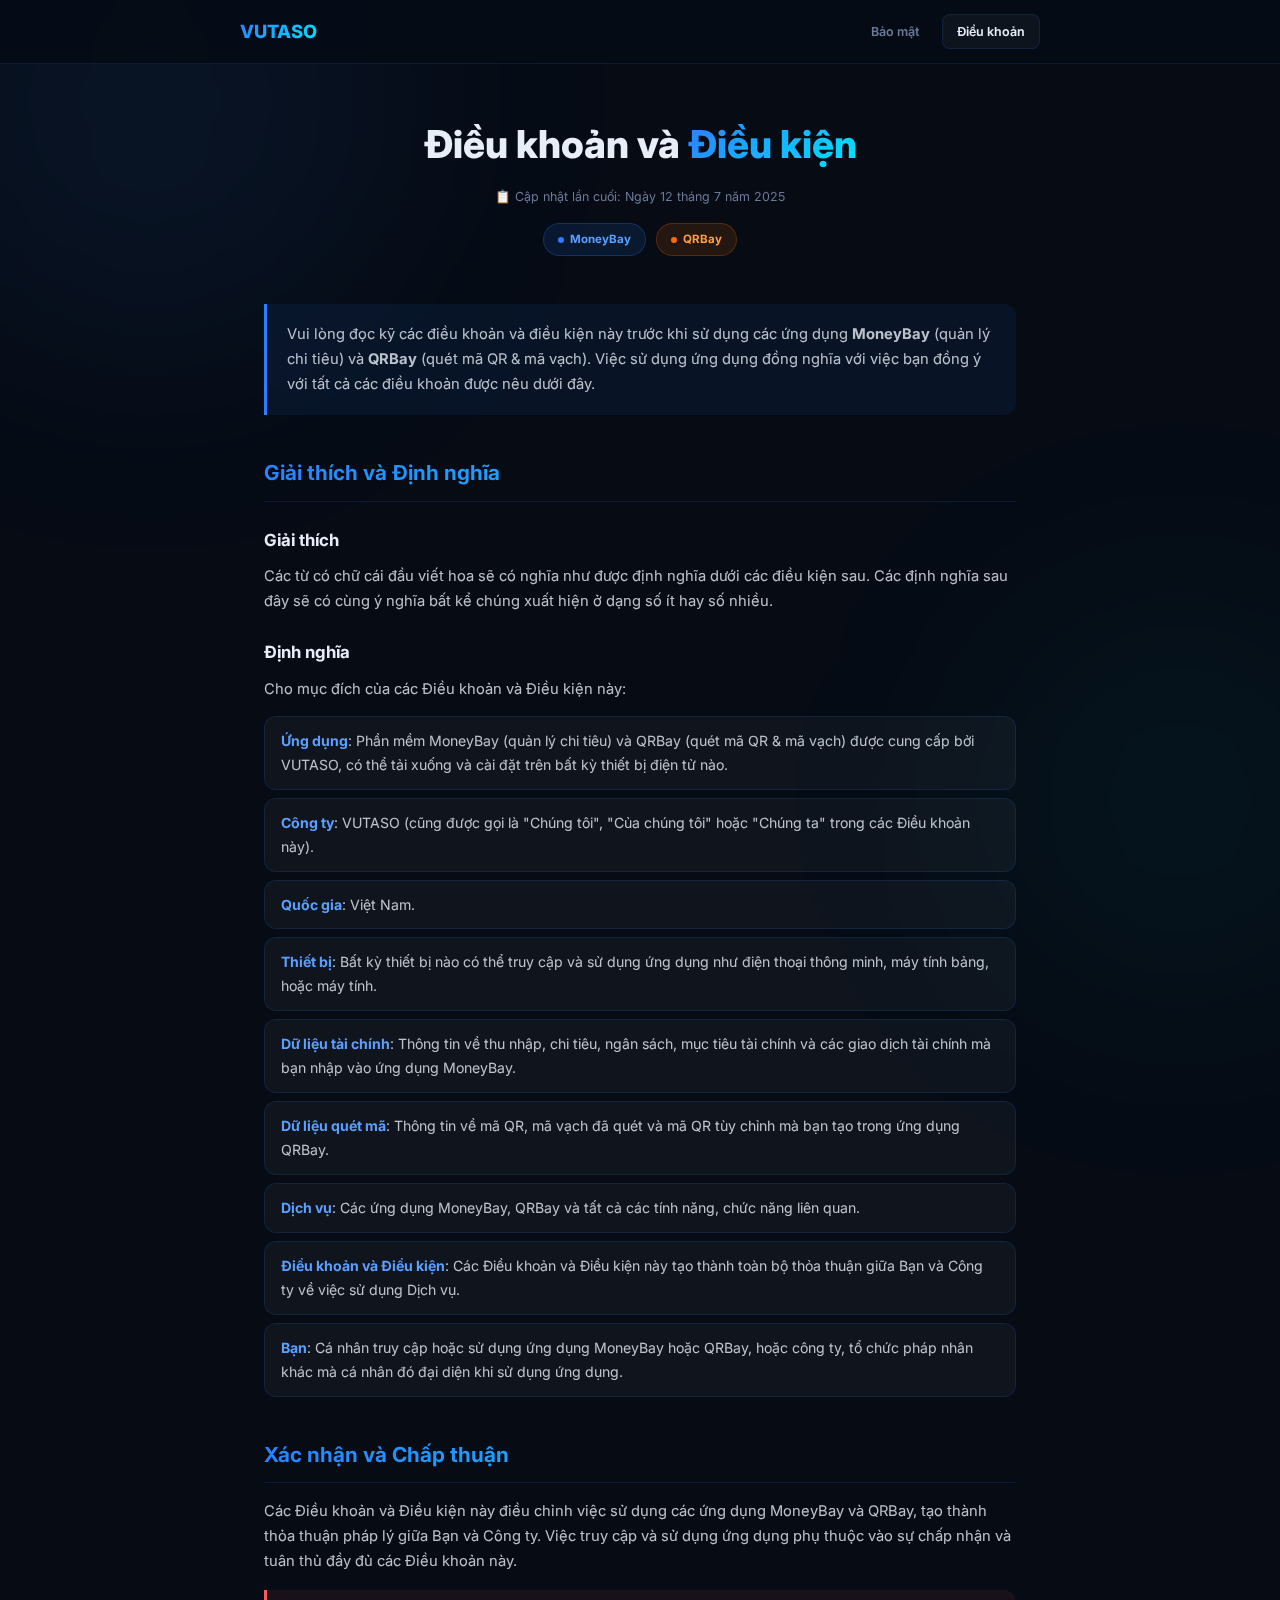
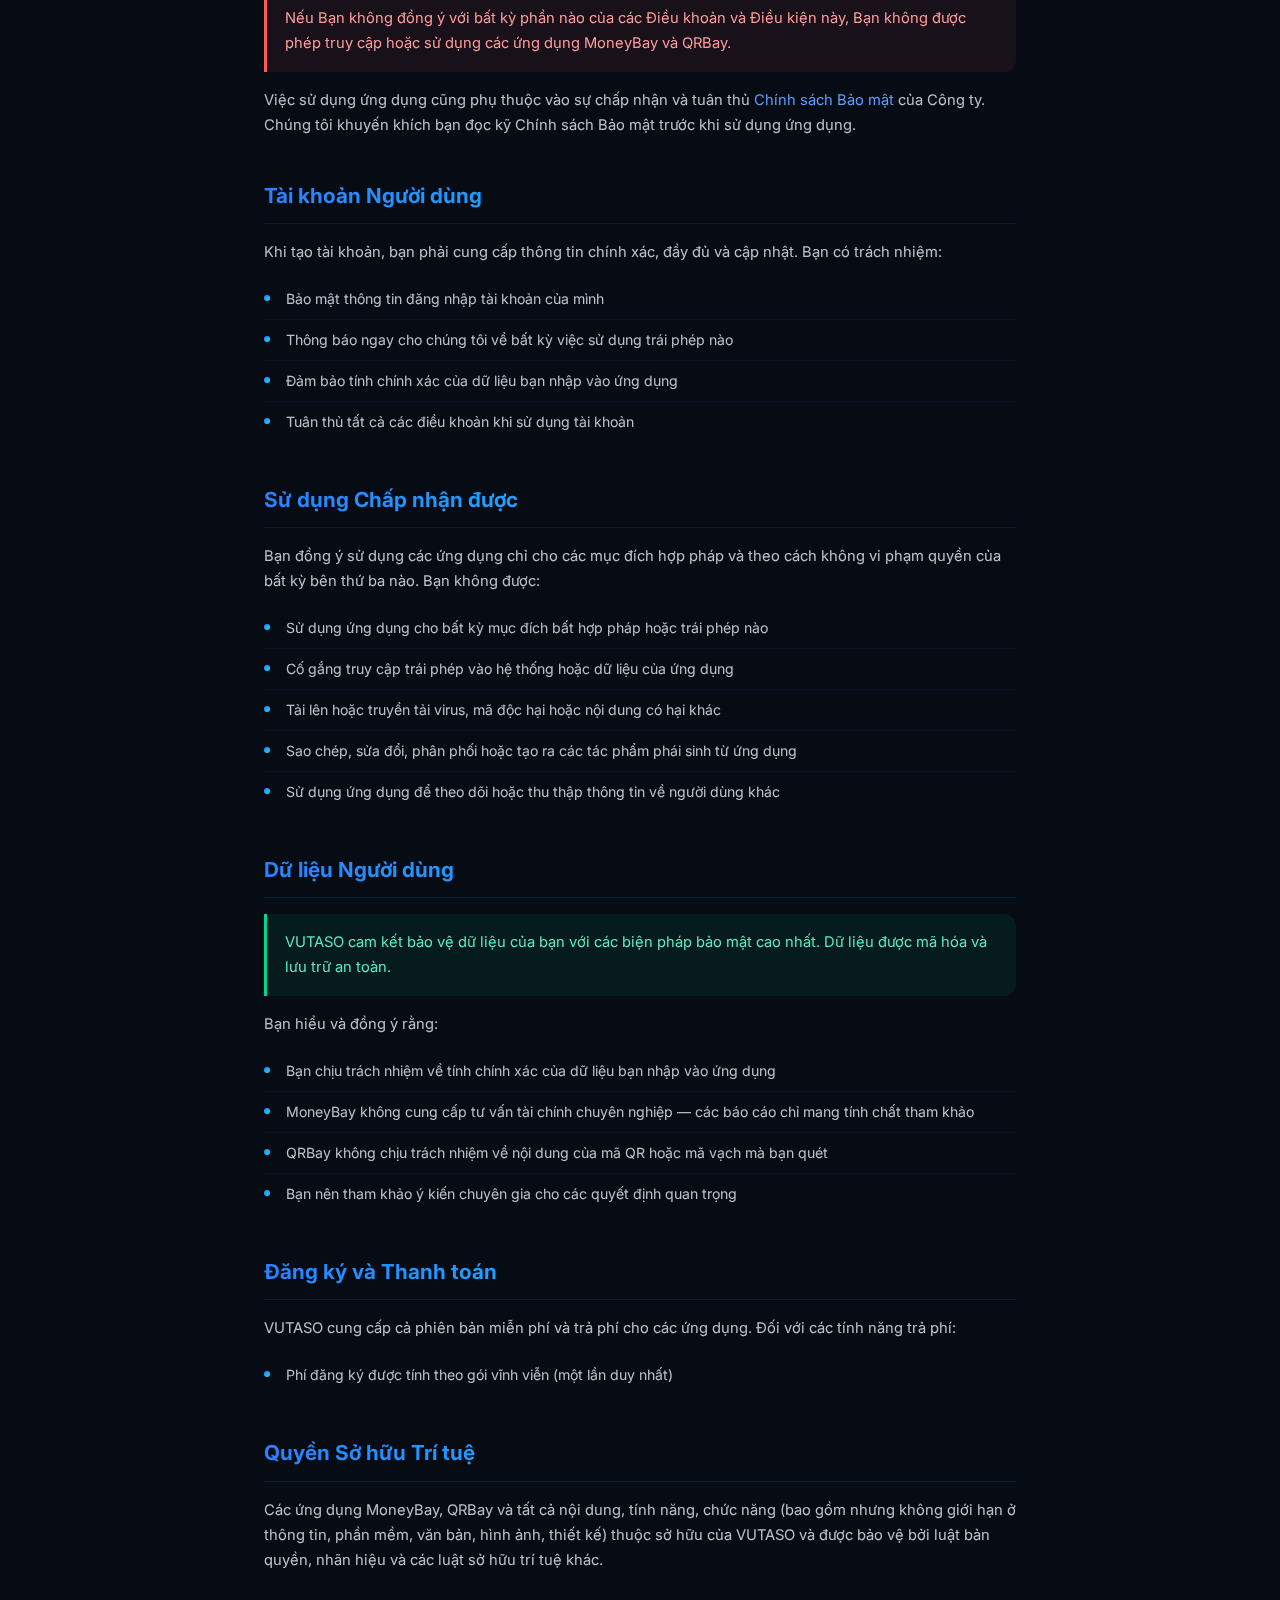
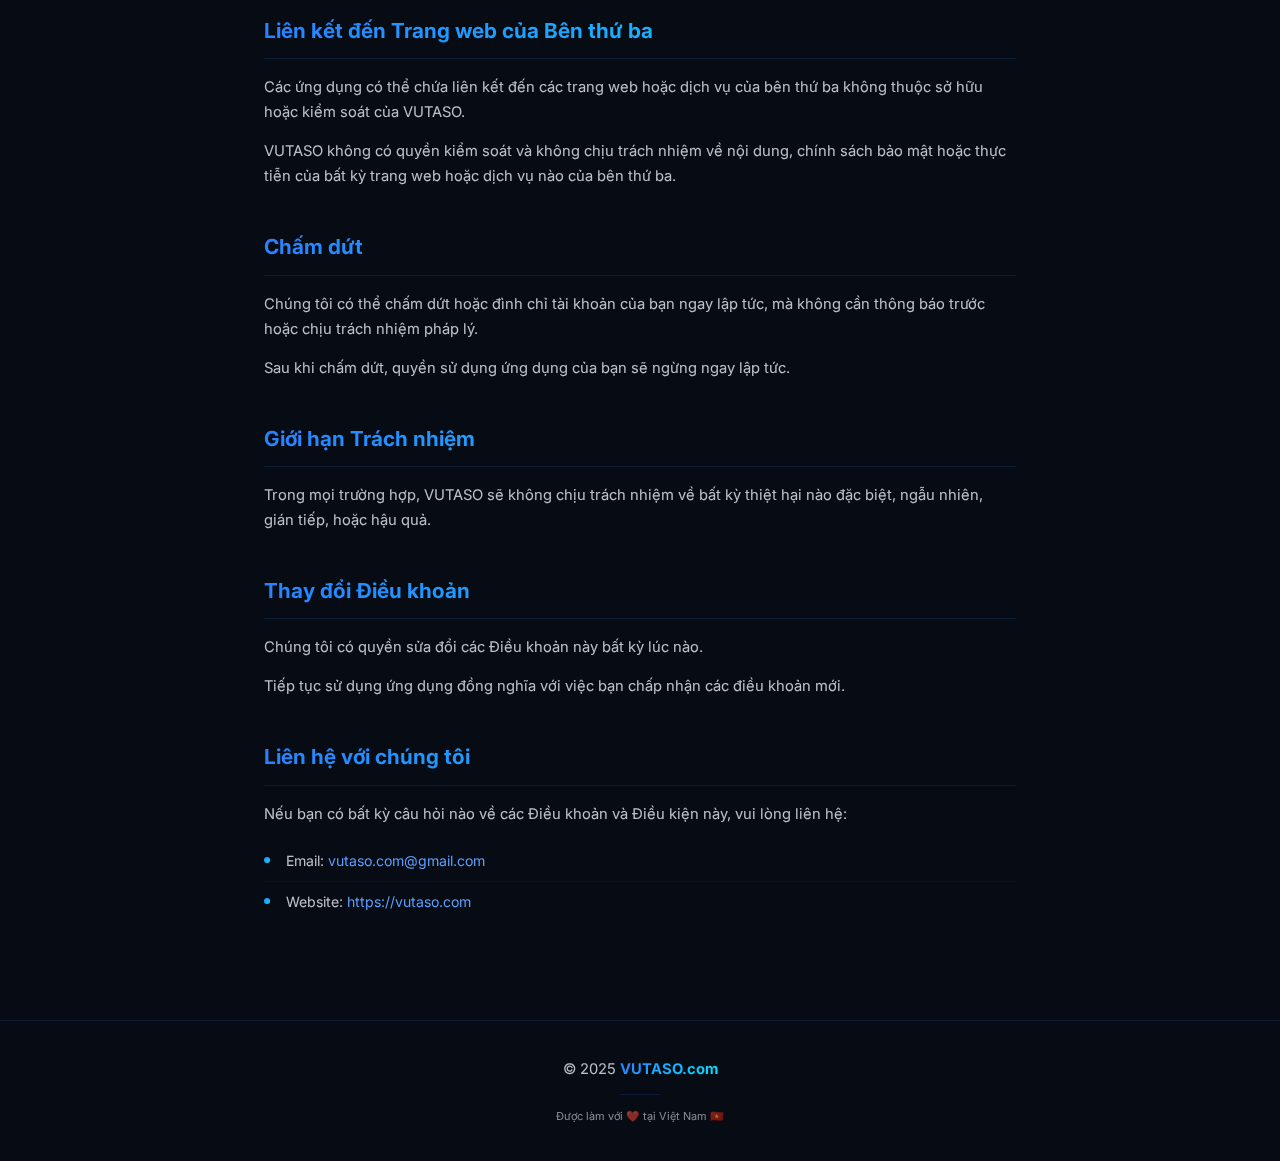
<file: terms/index.html>
<!DOCTYPE html>
<html lang="vi">

<head>
    <meta charset="UTF-8">
    <meta name="viewport" content="width=device-width, initial-scale=1.0">
    <title>Điều khoản và Điều kiện — VUTASO</title>
    <meta name="description"
        content="Điều khoản và điều kiện sử dụng các ứng dụng MoneyBay và QRBay do VUTASO phát triển.">
    <meta name="robots" content="index, follow">
    <link rel="canonical" href="https://vutaso.com/terms/">
    <link rel="icon" href="../assets/favicon.ico" type="image/x-icon">
    <link href="https://fonts.googleapis.com/css2?family=Inter:wght@400;500;600;700;800&display=swap" rel="stylesheet">
    <style>
        :root {
            --bg: #060B14;
            --bg-2: #0A1020;
            --bg-card: rgba(255, 255, 255, 0.04);
            --primary: #2B7FFF;
            --primary-light: #5B9FFF;
            --accent: #00E5FF;
            --orange: #FF6B00;
            --orange-light: #FF9B44;
            --success: #00D68F;
            --text: #E8EEF8;
            --text-muted: #6B7A99;
            --border: rgba(43, 127, 255, 0.15);
            --border-bright: rgba(43, 127, 255, 0.4);
            --glass: rgba(255, 255, 255, 0.04);
            --gradient: linear-gradient(135deg, #2B7FFF, #00E5FF);
            --gradient-orange: linear-gradient(135deg, #FF6B00, #FFB347);
            --trans: 0.3s cubic-bezier(0.4, 0, 0.2, 1);
        }

        *,
        *::before,
        *::after {
            box-sizing: border-box;
            margin: 0;
            padding: 0;
        }

        html {
            scroll-behavior: smooth;
            font-size: 16px;
            -webkit-font-smoothing: antialiased;
        }

        body {
            font-family: 'Inter', 'Segoe UI', system-ui, -apple-system, sans-serif;
            background: var(--bg);
            color: var(--text);
            line-height: 1.7;
            overflow-x: hidden;
        }

        a {
            color: var(--primary-light);
            text-decoration: none;
            transition: color var(--trans);
        }

        a:hover {
            color: var(--accent);
        }

        .bg-orb {
            position: fixed;
            border-radius: 50%;
            filter: blur(120px);
            pointer-events: none;
            z-index: 0;
        }

        .bg-orb.a {
            width: 500px;
            height: 500px;
            background: rgba(43, 127, 255, 0.08);
            top: -150px;
            left: -100px;
        }

        .bg-orb.b {
            width: 400px;
            height: 400px;
            background: rgba(0, 229, 255, 0.05);
            bottom: -100px;
            right: -100px;
        }

        .top-nav {
            position: sticky;
            top: 0;
            z-index: 100;
            background: rgba(6, 11, 20, 0.9);
            backdrop-filter: blur(24px) saturate(180%);
            -webkit-backdrop-filter: blur(24px) saturate(180%);
            border-bottom: 1px solid var(--border);
            padding: 14px 6%;
        }

        .nav-content {
            max-width: 800px;
            margin: 0 auto;
            display: flex;
            align-items: center;
            justify-content: space-between;
        }

        .logo {
            font-size: 1.15rem;
            font-weight: 800;
            background: var(--gradient);
            -webkit-background-clip: text;
            -webkit-text-fill-color: transparent;
            background-clip: text;
        }

        .nav-links {
            display: flex;
            gap: 8px;
        }

        .nav-link {
            padding: 6px 14px;
            border-radius: 8px;
            font-size: 0.78rem;
            font-weight: 600;
            color: var(--text-muted);
            background: transparent;
            border: 1px solid transparent;
            transition: var(--trans);
            text-decoration: none;
        }

        .nav-link:hover,
        .nav-link.active {
            color: var(--text);
            background: var(--glass);
            border-color: var(--border);
        }

        .container {
            position: relative;
            z-index: 1;
            max-width: 800px;
            margin: 0 auto;
            padding: 48px 24px 80px;
        }

        .page-header {
            text-align: center;
            margin-bottom: 48px;
        }

        .page-header h1 {
            font-size: clamp(1.6rem, 4vw, 2.4rem);
            font-weight: 800;
            margin-bottom: 8px;
        }

        .page-header h1 span {
            background: var(--gradient);
            -webkit-background-clip: text;
            -webkit-text-fill-color: transparent;
            background-clip: text;
        }

        .last-updated {
            font-size: 0.78rem;
            color: var(--text-muted);
            display: flex;
            align-items: center;
            justify-content: center;
            gap: 6px;
        }

        .apps-badge {
            display: flex;
            gap: 10px;
            justify-content: center;
            margin-top: 16px;
            flex-wrap: wrap;
        }

        .app-tag {
            display: inline-flex;
            align-items: center;
            gap: 6px;
            padding: 6px 14px;
            border-radius: 99px;
            font-size: 0.72rem;
            font-weight: 700;
        }

        .app-tag.blue {
            background: rgba(43, 127, 255, 0.12);
            border: 1px solid rgba(43, 127, 255, 0.25);
            color: var(--primary-light);
        }

        .app-tag.orange {
            background: rgba(255, 107, 0, 0.12);
            border: 1px solid rgba(255, 107, 0, 0.25);
            color: var(--orange-light);
        }

        .app-dot {
            width: 6px;
            height: 6px;
            border-radius: 50%;
        }

        .app-dot.blue {
            background: var(--primary);
        }

        .app-dot.orange {
            background: var(--orange);
        }

        .highlight {
            background: rgba(43, 127, 255, 0.08);
            border-left: 3px solid var(--primary);
            border-radius: 0 12px 12px 0;
            padding: 18px 20px;
            margin-bottom: 32px;
            font-size: 0.92rem;
            color: rgba(232, 238, 248, 0.85);
        }

        h2 {
            font-size: 1.3rem;
            font-weight: 700;
            margin: 40px 0 16px;
            padding-bottom: 10px;
            border-bottom: 1px solid var(--border);
            background: var(--gradient);
            -webkit-background-clip: text;
            -webkit-text-fill-color: transparent;
            background-clip: text;
        }

        h3 {
            font-size: 1.05rem;
            font-weight: 700;
            margin: 24px 0 10px;
            color: var(--text);
        }

        p {
            margin-bottom: 14px;
            color: rgba(232, 238, 248, 0.8);
            font-size: 0.92rem;
        }

        ul {
            list-style: none;
            margin-bottom: 18px;
            padding-left: 0;
        }

        ul li {
            position: relative;
            padding: 8px 0 8px 22px;
            font-size: 0.88rem;
            color: rgba(232, 238, 248, 0.8);
            border-bottom: 1px solid rgba(43, 127, 255, 0.06);
        }

        ul li:last-child {
            border-bottom: none;
        }

        ul li::before {
            content: '';
            position: absolute;
            left: 0;
            top: 16px;
            width: 6px;
            height: 6px;
            border-radius: 50%;
            background: var(--gradient);
        }

        ul li strong {
            color: var(--text);
            font-weight: 600;
        }

        .definition-list {
            margin-bottom: 20px;
        }

        .definition-item {
            padding: 12px 16px;
            background: var(--bg-card);
            border: 1px solid var(--border);
            border-radius: 12px;
            margin-bottom: 8px;
            font-size: 0.88rem;
            color: rgba(232, 238, 248, 0.8);
        }

        .definition-term {
            font-weight: 700;
            color: var(--primary-light);
        }

        .warning-box {
            background: rgba(255, 91, 91, 0.08);
            border-left: 3px solid #FF5B5B;
            border-radius: 0 12px 12px 0;
            padding: 16px 18px;
            margin: 16px 0;
        }

        .warning-box p {
            color: #FF9B9B;
            margin: 0;
        }

        .success-box {
            background: rgba(0, 214, 143, 0.08);
            border-left: 3px solid var(--success);
            border-radius: 0 12px 12px 0;
            padding: 16px 18px;
            margin: 16px 0;
        }

        .success-box p {
            color: #5AEBC0;
            margin: 0;
        }

        .footer {
            text-align: center;
            padding: 32px 24px;
            border-top: 1px solid var(--border);
            font-size: 0.75rem;
            color: var(--text-muted);
        }

        .footer a {
            background: var(--gradient);
            -webkit-background-clip: text;
            -webkit-text-fill-color: transparent;
            background-clip: text;
            font-weight: 700;
        }

        .footer p {
            margin: 4px 0;
        }

        .footer .divider {
            width: 40px;
            height: 1px;
            background: var(--border);
            margin: 12px auto;
        }

        .footer .made-in {
            font-size: 0.68rem;
            opacity: 0.7;
        }

        @media (max-width: 600px) {
            .container {
                padding: 32px 16px 60px;
            }

            h2 {
                font-size: 1.15rem;
            }
        }
    </style>
</head>

<body>
    <div class="bg-orb a"></div>
    <div class="bg-orb b"></div>

    <nav class="top-nav">
        <div class="nav-content">
            <a href="https://vutaso.com" class="logo">VUTASO</a>
            <div class="nav-links">
                <a href="../privacy/" class="nav-link">Bảo mật</a>
                <a href="../terms/" class="nav-link active">Điều khoản</a>
            </div>
        </div>
    </nav>

    <div class="container">
        <div class="page-header">
            <h1>Điều khoản và <span>Điều kiện</span></h1>
            <p class="last-updated">📋 Cập nhật lần cuối: Ngày 12 tháng 7 năm 2025</p>
            <div class="apps-badge">
                <span class="app-tag blue"><span class="app-dot blue"></span> MoneyBay</span>
                <span class="app-tag orange"><span class="app-dot orange"></span> QRBay</span>
            </div>
        </div>

        <div class="highlight">
            <p style="margin:0">Vui lòng đọc kỹ các điều khoản và điều kiện này trước khi sử dụng các ứng dụng
                <strong>MoneyBay</strong> (quản lý chi tiêu) và <strong>QRBay</strong> (quét mã QR & mã vạch).
                Việc sử dụng ứng dụng đồng nghĩa với việc bạn đồng ý với tất cả các điều khoản được nêu dưới đây.
            </p>
        </div>

        <h2>Giải thích và Định nghĩa</h2>
        <h3>Giải thích</h3>
        <p>Các từ có chữ cái đầu viết hoa sẽ có nghĩa như được định nghĩa dưới các điều kiện sau. Các định nghĩa sau đây
            sẽ có cùng ý nghĩa bất kể chúng xuất hiện ở dạng số ít hay số nhiều.</p>

        <h3>Định nghĩa</h3>
        <p>Cho mục đích của các Điều khoản và Điều kiện này:</p>

        <div class="definition-list">
            <div class="definition-item">
                <span class="definition-term">Ứng dụng</span>: Phần mềm MoneyBay (quản lý chi tiêu) và QRBay (quét mã QR
                &
                mã vạch) được cung cấp bởi VUTASO, có thể tải xuống và cài đặt trên bất kỳ thiết bị điện tử nào.
            </div>
            <div class="definition-item">
                <span class="definition-term">Công ty</span>: VUTASO (cũng được gọi là "Chúng tôi", "Của chúng tôi" hoặc
                "Chúng ta" trong các Điều khoản này).
            </div>
            <div class="definition-item">
                <span class="definition-term">Quốc gia</span>: Việt Nam.
            </div>
            <div class="definition-item">
                <span class="definition-term">Thiết bị</span>: Bất kỳ thiết bị nào có thể truy cập và sử dụng ứng dụng
                như
                điện thoại thông minh, máy tính bảng, hoặc máy tính.
            </div>
            <div class="definition-item">
                <span class="definition-term">Dữ liệu tài chính</span>: Thông tin về thu nhập, chi tiêu, ngân sách, mục
                tiêu
                tài chính và các giao dịch tài chính mà bạn nhập vào ứng dụng MoneyBay.
            </div>
            <div class="definition-item">
                <span class="definition-term">Dữ liệu quét mã</span>: Thông tin về mã QR, mã vạch đã quét và mã QR tùy
                chỉnh
                mà bạn tạo trong ứng dụng QRBay.
            </div>
            <div class="definition-item">
                <span class="definition-term">Dịch vụ</span>: Các ứng dụng MoneyBay, QRBay và tất cả các tính năng, chức
                năng
                liên quan.
            </div>
            <div class="definition-item">
                <span class="definition-term">Điều khoản và Điều kiện</span>: Các Điều khoản và Điều kiện này tạo thành
                toàn
                bộ thỏa thuận giữa Bạn và Công ty về việc sử dụng Dịch vụ.
            </div>
            <div class="definition-item">
                <span class="definition-term">Bạn</span>: Cá nhân truy cập hoặc sử dụng ứng dụng MoneyBay hoặc QRBay,
                hoặc
                công ty, tổ chức pháp nhân khác mà cá nhân đó đại diện khi sử dụng ứng dụng.
            </div>
        </div>

        <h2>Xác nhận và Chấp thuận</h2>
        <p>Các Điều khoản và Điều kiện này điều chỉnh việc sử dụng các ứng dụng MoneyBay và QRBay, tạo thành thỏa thuận
            pháp lý giữa Bạn và Công ty. Việc truy cập và sử dụng ứng dụng phụ thuộc vào sự chấp nhận và tuân thủ đầy đủ
            các Điều khoản này.</p>

        <div class="warning-box">
            <p>Nếu Bạn không đồng ý với bất kỳ phần nào của các Điều khoản và Điều kiện này, Bạn không được phép truy
                cập
                hoặc sử dụng các ứng dụng MoneyBay và QRBay.</p>
        </div>

        <p>Việc sử dụng ứng dụng cũng phụ thuộc vào sự chấp nhận và tuân thủ <a href="../privacy/">Chính sách Bảo
                mật</a>
            của Công ty. Chúng tôi khuyến khích bạn đọc kỹ Chính sách Bảo mật trước khi sử dụng ứng dụng.</p>

        <h2>Tài khoản Người dùng</h2>
        <p>Khi tạo tài khoản, bạn phải cung cấp thông tin chính xác, đầy đủ và cập nhật. Bạn có trách nhiệm:</p>
        <ul>
            <li>Bảo mật thông tin đăng nhập tài khoản của mình</li>
            <li>Thông báo ngay cho chúng tôi về bất kỳ việc sử dụng trái phép nào</li>
            <li>Đảm bảo tính chính xác của dữ liệu bạn nhập vào ứng dụng</li>
            <li>Tuân thủ tất cả các điều khoản khi sử dụng tài khoản</li>
        </ul>

        <h2>Sử dụng Chấp nhận được</h2>
        <p>Bạn đồng ý sử dụng các ứng dụng chỉ cho các mục đích hợp pháp và theo cách không vi phạm quyền của bất kỳ bên
            thứ ba nào. Bạn không được:</p>
        <ul>
            <li>Sử dụng ứng dụng cho bất kỳ mục đích bất hợp pháp hoặc trái phép nào</li>
            <li>Cố gắng truy cập trái phép vào hệ thống hoặc dữ liệu của ứng dụng</li>
            <li>Tải lên hoặc truyền tải virus, mã độc hại hoặc nội dung có hại khác</li>
            <li>Sao chép, sửa đổi, phân phối hoặc tạo ra các tác phẩm phái sinh từ ứng dụng</li>
            <li>Sử dụng ứng dụng để theo dõi hoặc thu thập thông tin về người dùng khác</li>
        </ul>

        <h2>Dữ liệu Người dùng</h2>
        <div class="success-box">
            <p>VUTASO cam kết bảo vệ dữ liệu của bạn với các biện pháp bảo mật cao nhất. Dữ liệu được mã hóa và lưu trữ
                an toàn.</p>
        </div>
        <p>Bạn hiểu và đồng ý rằng:</p>
        <ul>
            <li>Bạn chịu trách nhiệm về tính chính xác của dữ liệu bạn nhập vào ứng dụng</li>
            <li>MoneyBay không cung cấp tư vấn tài chính chuyên nghiệp — các báo cáo chỉ mang tính chất tham khảo</li>
            <li>QRBay không chịu trách nhiệm về nội dung của mã QR hoặc mã vạch mà bạn quét</li>
            <li>Bạn nên tham khảo ý kiến chuyên gia cho các quyết định quan trọng</li>
        </ul>

        <h2>Đăng ký và Thanh toán</h2>
        <p>VUTASO cung cấp cả phiên bản miễn phí và trả phí cho các ứng dụng. Đối với các tính năng trả phí:</p>
        <ul>
            <li>Phí đăng ký được tính theo gói vĩnh viễn (một lần duy nhất)</li>
        </ul>

        <h2>Quyền Sở hữu Trí tuệ</h2>
        <p>Các ứng dụng MoneyBay, QRBay và tất cả nội dung, tính năng, chức năng (bao gồm nhưng không giới hạn ở thông
            tin, phần mềm, văn bản, hình ảnh, thiết kế) thuộc sở hữu của VUTASO và được bảo vệ bởi luật bản quyền, nhãn
            hiệu và các luật sở hữu trí tuệ khác.</p>

        <h2>Liên kết đến Trang web của Bên thứ ba</h2>
        <p>Các ứng dụng có thể chứa liên kết đến các trang web hoặc dịch vụ của bên thứ ba không thuộc sở hữu hoặc kiểm
            soát của VUTASO.</p>
        <p>VUTASO không có quyền kiểm soát và không chịu trách nhiệm về nội dung, chính sách bảo mật hoặc thực tiễn của
            bất
            kỳ trang web hoặc dịch vụ nào của bên thứ ba.</p>

        <h2>Chấm dứt</h2>
        <p>Chúng tôi có thể chấm dứt hoặc đình chỉ tài khoản của bạn ngay lập tức, mà không cần thông báo trước hoặc
            chịu
            trách nhiệm pháp lý.</p>
        <p>Sau khi chấm dứt, quyền sử dụng ứng dụng của bạn sẽ ngừng ngay lập tức.</p>

        <h2>Giới hạn Trách nhiệm</h2>
        <p>Trong mọi trường hợp, VUTASO sẽ không chịu trách nhiệm về bất kỳ thiệt hại nào đặc biệt, ngẫu nhiên, gián
            tiếp, hoặc hậu quả.</p>

        <h2>Thay đổi Điều khoản</h2>
        <p>Chúng tôi có quyền sửa đổi các Điều khoản này bất kỳ lúc nào.</p>
        <p>Tiếp tục sử dụng ứng dụng đồng nghĩa với việc bạn chấp nhận các điều khoản mới.</p>

        <h2>Liên hệ với chúng tôi</h2>
        <p>Nếu bạn có bất kỳ câu hỏi nào về các Điều khoản và Điều kiện này, vui lòng liên hệ:</p>
        <ul>
            <li>Email: <a href="mailto:vutaso.com@gmail.com">vutaso.com@gmail.com</a></li>
            <li>Website: <a href="https://vutaso.com">https://vutaso.com</a></li>
        </ul>
    </div>

    <div class="footer">
        <p>&copy; 2025 <a href="https://vutaso.com">VUTASO.com</a></p>
        <div class="divider"></div>
        <p class="made-in">Được làm với ❤️ tại Việt Nam 🇻🇳</p>
    </div>
</body>

</html>
</file>
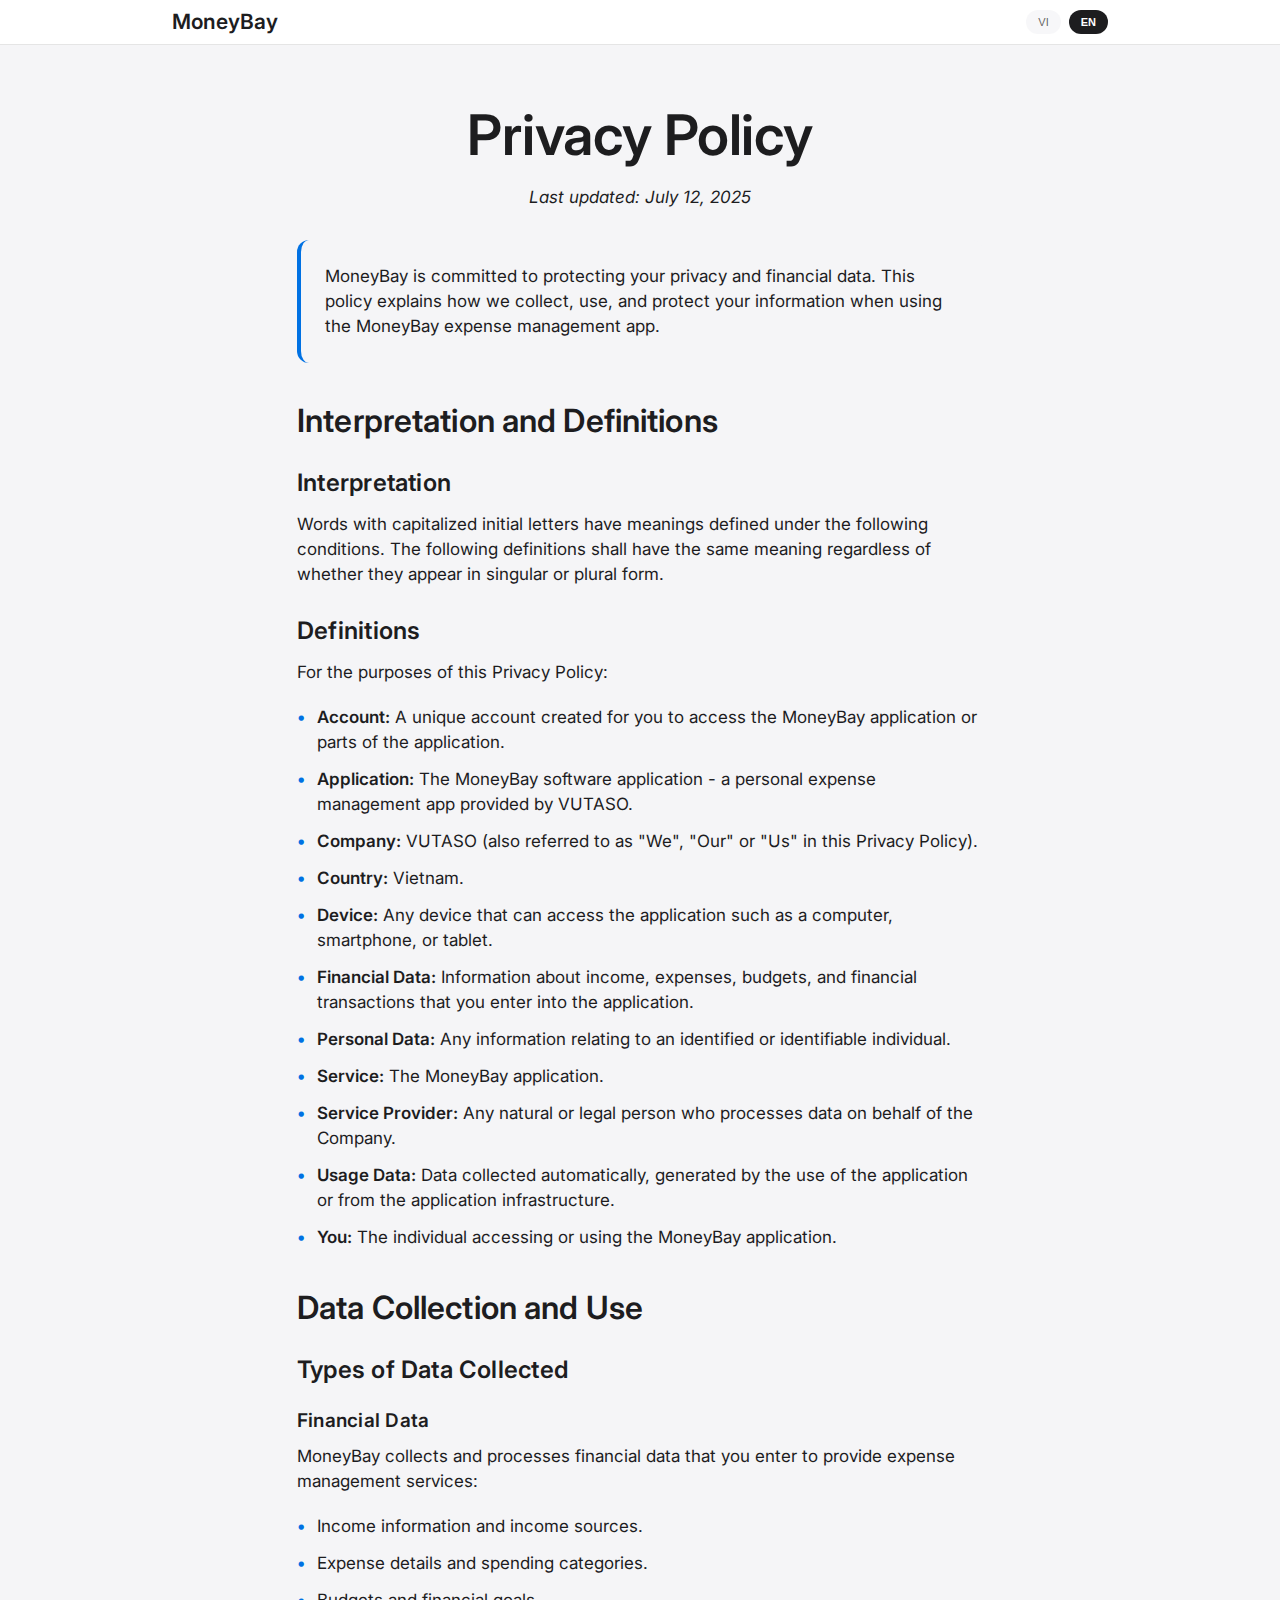
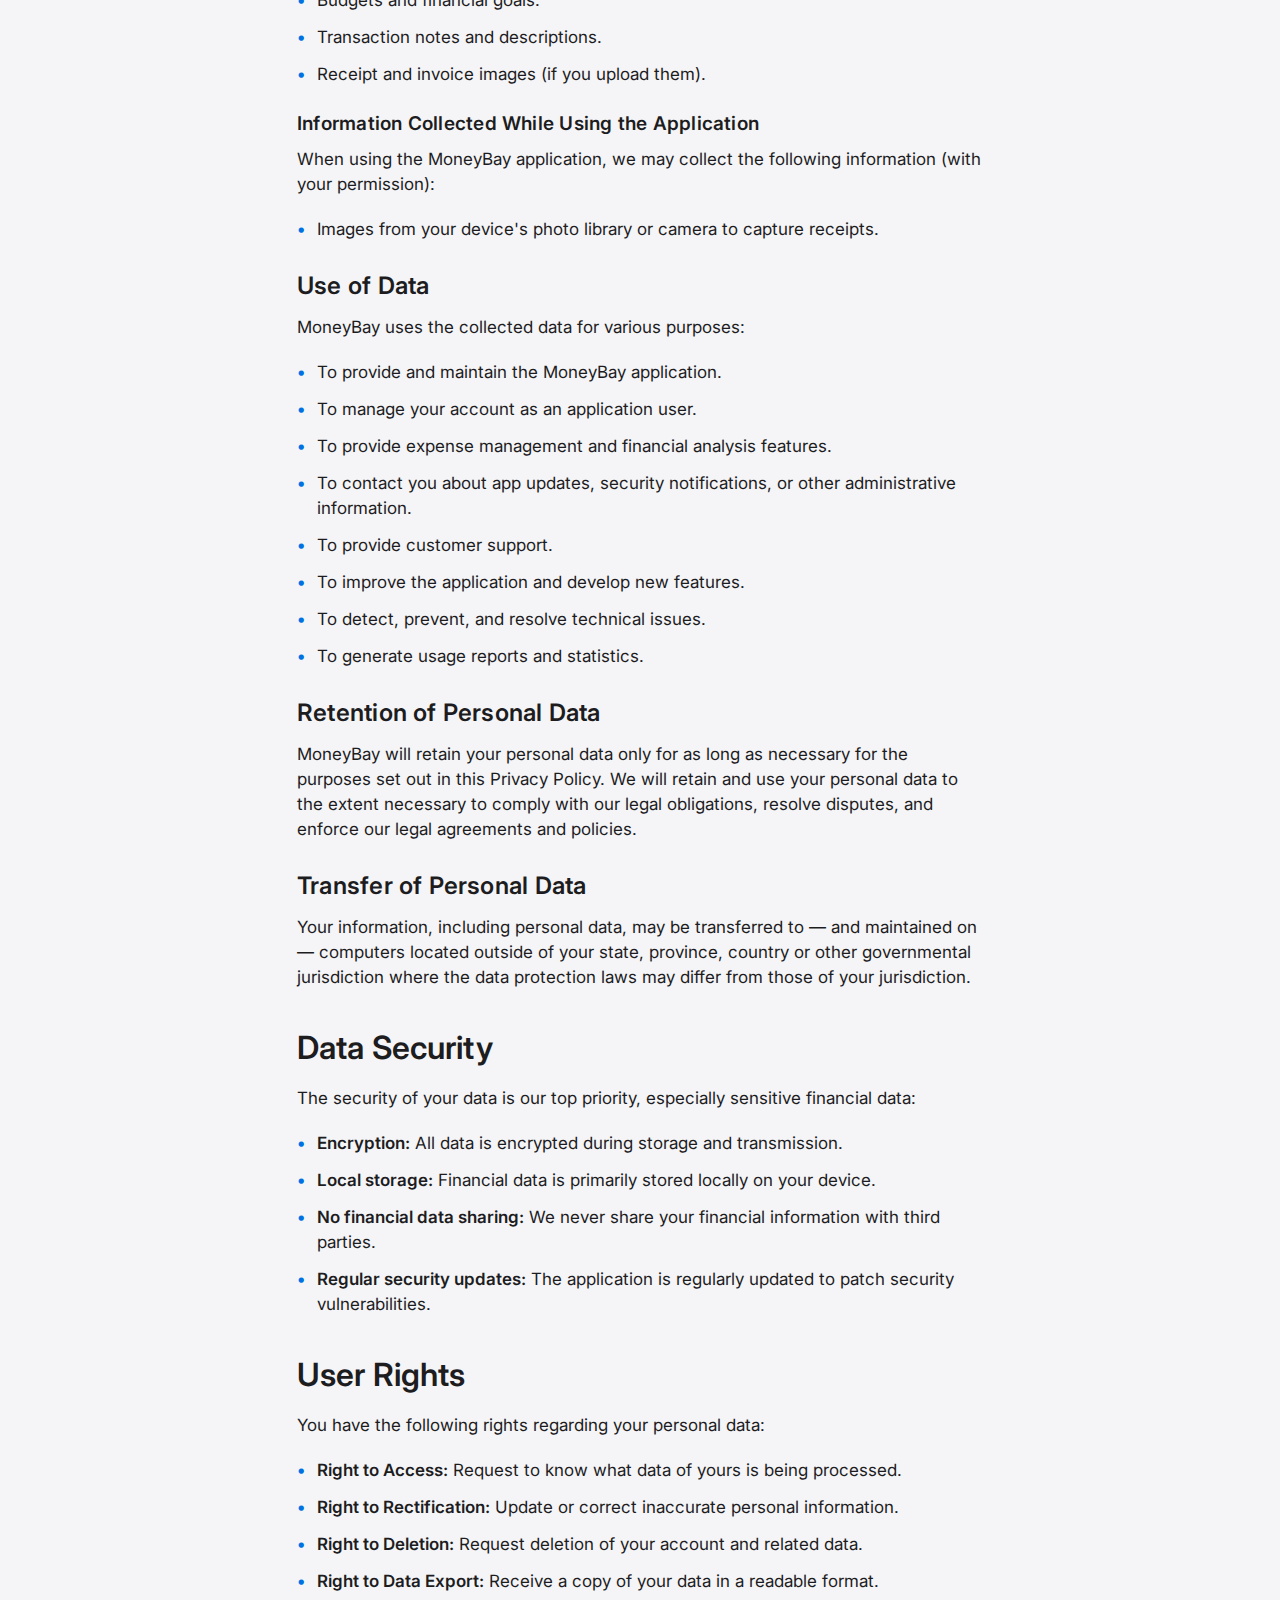
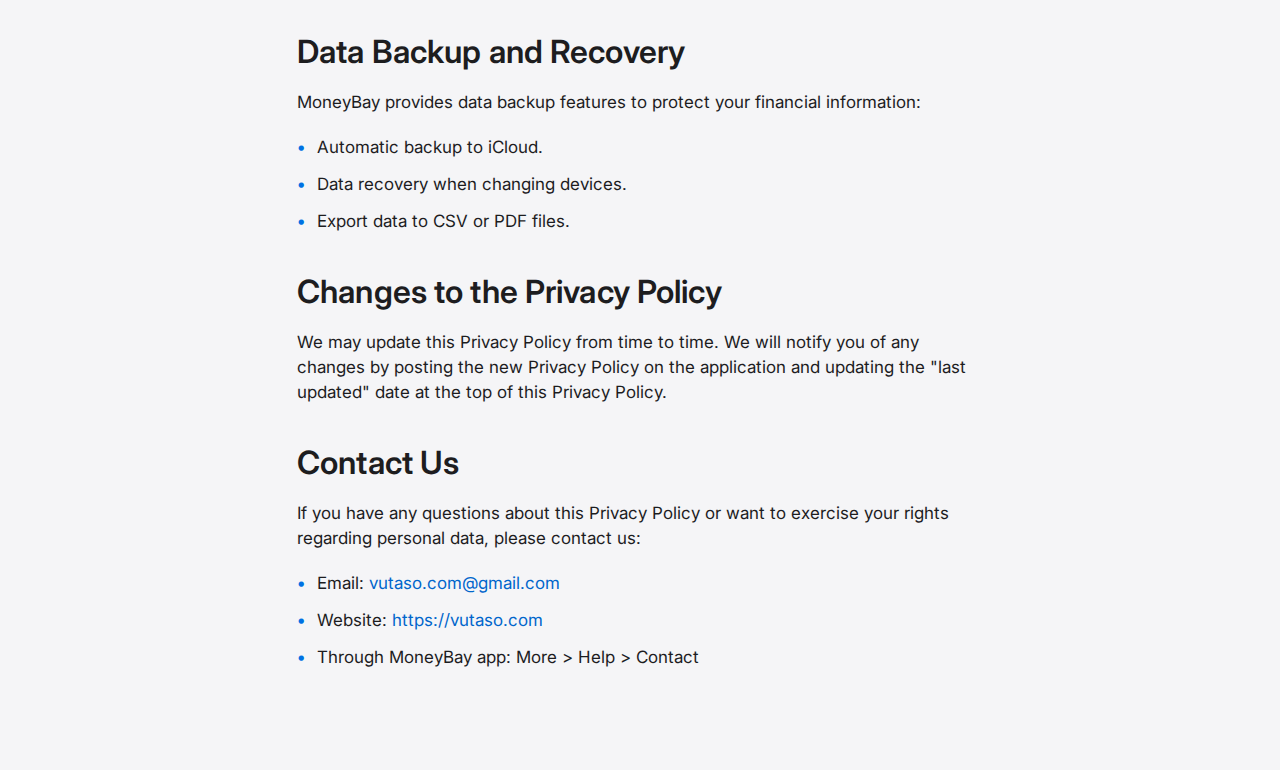
<file: moneybay/privacy/index.html>
<!DOCTYPE html>
<html lang="vi">

<head>
    <meta charset="UTF-8">
    <meta name="viewport" content="width=device-width, initial-scale=1.0">
    <title>Chính sách Bảo mật - MoneyBay</title>

    <!-- SEO Meta Tags -->
    <meta name="description"
        content="Chính sách bảo mật MoneyBay - Ứng dụng quản lý chi tiêu. Cam kết bảo vệ quyền riêng tư và dữ liệu tài chính của bạn.">
    <meta name="robots" content="index, follow">
    <link rel="canonical" href="https://vutaso.com/moneybay/privacy/">

    <link rel="preconnect" href="https://fonts.googleapis.com">
    <link rel="preconnect" href="https://fonts.gstatic.com" crossorigin>
    <link href="https://fonts.googleapis.com/css2?family=Inter:wght@400;500;600;700&display=swap" rel="stylesheet">

    <!-- Link to shared CSS -->
    <link rel="stylesheet" href="../../general/style.css">

</head>

<body>
    <!-- Navigation -->
    <nav class="top-nav">
        <div class="nav-content">
            <a href="../index.html" class="logo">MoneyBay</a>
            <div class="language-toggle">
                <button class="lang-btn active" data-lang="vi">VI</button>
                <button class="lang-btn" data-lang="en">EN</button>
            </div>
        </div>
    </nav>

    <div class="container">
        <div id="content">
            <h1 data-key="title">Chính sách Bảo mật</h1>
            <p class="last-updated" data-key="last-updated">Cập nhật lần cuối: Ngày 12 tháng 7 năm 2025</p>

            <div class="highlight">
                <p data-key="intro-text">MoneyBay cam kết bảo vệ quyền riêng tư và dữ liệu tài chính của bạn. Chính sách
                    này giải thích cách chúng tôi thu thập, sử dụng và bảo vệ thông tin của bạn khi sử dụng ứng dụng
                    quản lý chi tiêu MoneyBay.</p>
            </div>

            <h2 data-key="interpretation-title">Giải thích và Định nghĩa</h2>
            <h3 data-key="interpretation-subtitle">Giải thích</h3>
            <p data-key="interpretation-text">Các từ viết hoa đầu tiên sẽ có nghĩa như được định nghĩa dưới các điều
                kiện sau. Các định nghĩa sau đây sẽ có cùng ý nghĩa bất kể chúng xuất hiện ở dạng số ít hay số nhiều.
            </p>

            <h3 data-key="definitions-subtitle">Định nghĩa</h3>
            <p data-key="definitions-text">Cho mục đích của Chính sách Bảo mật này:</p>
            <ul>
                <li data-key="def-account"><strong>Tài khoản:</strong> Tài khoản duy nhất được tạo để bạn truy cập vào
                    ứng dụng MoneyBay hoặc các phần của ứng dụng.</li>
                <li data-key="def-app"><strong>Ứng dụng:</strong> Chỉ ứng dụng phần mềm MoneyBay - ứng dụng quản lý chi
                    tiêu cá nhân do VUTASO cung cấp.</li>
                <li data-key="def-company"><strong>Công ty:</strong> VUTASO (cũng được gọi là "Chúng tôi", "Của chúng
                    tôi" hoặc "Chúng ta" trong Chính sách Bảo mật này).</li>
                <li data-key="def-country"><strong>Quốc gia:</strong> Việt Nam.</li>
                <li data-key="def-device"><strong>Thiết bị:</strong> Bất kỳ thiết bị nào có thể truy cập ứng dụng như
                    máy tính, điện thoại thông minh hoặc máy tính bảng.</li>
                <li data-key="def-financial-data"><strong>Dữ liệu tài chính:</strong> Thông tin về thu nhập, chi tiêu,
                    ngân sách và các giao dịch tài chính mà bạn nhập vào ứng dụng.</li>
                <li data-key="def-personal-data"><strong>Dữ liệu cá nhân:</strong> Bất kỳ thông tin nào có liên quan đến
                    một cá nhân được xác định hoặc có thể xác định được.</li>
                <li data-key="def-service"><strong>Dịch vụ:</strong> Ứng dụng MoneyBay.</li>
                <li data-key="def-service-provider"><strong>Nhà cung cấp dịch vụ:</strong> Bất kỳ cá nhân tự nhiên hoặc
                    pháp nhân nào xử lý dữ liệu thay mặt cho Công ty.</li>
                <li data-key="def-usage-data"><strong>Dữ liệu sử dụng:</strong> Dữ liệu được thu thập tự động, được tạo
                    ra bởi việc sử dụng ứng dụng hoặc từ cơ sở hạ tầng ứng dụng.</li>
                <li data-key="def-user"><strong>Bạn:</strong> Cá nhân truy cập hoặc sử dụng ứng dụng MoneyBay.</li>
            </ul>

            <h2 data-key="data-collection-title">Thu thập và Sử dụng Dữ liệu</h2>
            <h3 data-key="data-types-subtitle">Loại Dữ liệu Thu thập</h3>

            <h4 data-key="financial-data-subtitle">Dữ liệu tài chính</h4>
            <p data-key="financial-data-text">MoneyBay thu thập và xử lý dữ liệu tài chính mà bạn nhập để cung cấp dịch
                vụ quản lý chi tiêu:</p>
            <ul>
                <li data-key="financial-data-item-1">Thông tin thu nhập và nguồn thu nhập</li>
                <li data-key="financial-data-item-2">Chi tiết các khoản chi tiêu và danh mục chi tiêu</li>
                <li data-key="financial-data-item-3">Ngân sách và mục tiêu tài chính</li>
                <li data-key="financial-data-item-4">Ghi chú và mô tả giao dịch</li>
                <li data-key="financial-data-item-5">Hình ảnh hóa đơn và biên lai (nếu bạn tải lên)</li>
            </ul>

            <h4 data-key="app-data-subtitle">Thông tin thu thập khi sử dụng ứng dụng</h4>
            <p data-key="app-data-text">Khi sử dụng ứng dụng MoneyBay, chúng tôi có thể thu thập các thông tin sau (với
                sự cho phép của bạn):</p>
            <ul>
                <li data-key="app-data-item-1">Hình ảnh từ thư viện ảnh hoặc camera của thiết bị để chụp hóa đơn</li>
            </ul>

            <h3 data-key="use-data-subtitle">Sử dụng Dữ liệu</h3>
            <p data-key="use-data-text">MoneyBay sử dụng dữ liệu đã thu thập cho các mục đích khác nhau:</p>
            <ul>
                <li data-key="use-purpose-1">Cung cấp và duy trì ứng dụng MoneyBay</li>
                <li data-key="use-purpose-2">Quản lý tài khoản của bạn như một người dùng ứng dụng</li>
                <li data-key="use-purpose-3">Cung cấp các tính năng quản lý chi tiêu và phân tích tài chính</li>
                <li data-key="use-purpose-4">Liên lạc với bạn về cập nhật ứng dụng, thông báo bảo mật hoặc thông tin
                    hành chính khác</li>
                <li data-key="use-purpose-5">Cung cấp hỗ trợ khách hàng</li>
                <li data-key="use-purpose-6">Cải thiện ứng dụng và phát triển tính năng mới</li>
                <li data-key="use-purpose-7">Phát hiện, ngăn chặn và giải quyết các vấn đề kỹ thuật</li>
                <li data-key="use-purpose-8">Tạo báo cáo và thống kê sử dụng (được ẩn danh hóa)</li>
            </ul>

            <h3 data-key="retention-subtitle">Lưu trữ Dữ liệu cá nhân</h3>
            <p data-key="retention-text">MoneyBay sẽ lưu trữ dữ liệu cá nhân của bạn chỉ trong thời gian cần thiết cho
                các mục đích được nêu trong Chính sách Bảo mật này. Chúng tôi sẽ lưu trữ và sử dụng dữ liệu cá nhân của
                bạn trong phạm vi cần thiết để tuân thủ các nghĩa vụ pháp lý của chúng tôi, giải quyết tranh chấp và
                thực thi các thỏa thuận và chính sách pháp lý của chúng tôi.</p>

            <h3 data-key="transfer-subtitle">Chuyển giao Dữ liệu cá nhân</h3>
            <p data-key="transfer-text">Thông tin của bạn, bao gồm dữ liệu cá nhân, có thể được chuyển đến - và được duy
                trì trên - các máy tính nằm ngoài bang, tỉnh, quốc gia hoặc khu vực pháp lý khác của chính phủ nơi luật
                bảo vệ dữ liệu có thể khác với luật từ khu vực pháp lý của bạn.</p>

            <h2 data-key="data-security-title">Bảo mật Dữ liệu</h2>
            <p data-key="data-security-intro">Bảo mật dữ liệu của bạn là ưu tiên hàng đầu của chúng tôi, đặc biệt là dữ
                liệu tài chính nhạy cảm:</p>
            <ul>
                <li data-key="security-measure-1"><strong>Mã hóa:</strong> Tất cả dữ liệu được mã hóa khi lưu trữ và
                    truyền tải</li>
                <li data-key="security-measure-2"><strong>Lưu trữ cục bộ:</strong> Dữ liệu tài chính chủ yếu được lưu
                    trữ cục bộ trên thiết bị của bạn</li>
                <li data-key="security-measure-3"><strong>Không chia sẻ dữ liệu tài chính:</strong> Chúng tôi không bao
                    giờ chia sẻ thông tin tài chính của bạn với bên thứ ba</li>
                <li data-key="security-measure-4"><strong>Cập nhật bảo mật thường xuyên:</strong> Ứng dụng được cập nhật
                    định kỳ để vá lỗ hổng bảo mật</li>
            </ul>

            <h2 data-key="user-rights-title">Quyền của người dùng</h2>
            <p data-key="user-rights-intro">Bạn có các quyền sau đối với dữ liệu cá nhân của mình:</p>
            <ul>
                <li data-key="user-right-1"><strong>Quyền truy cập:</strong> Yêu cầu được biết dữ liệu nào của bạn đang
                    được xử lý</li>
                <li data-key="user-right-2"><strong>Quyền sửa đổi:</strong> Cập nhật hoặc chỉnh sửa thông tin cá nhân
                    không chính xác</li>
                <li data-key="user-right-3"><strong>Quyền xóa:</strong> Yêu cầu xóa tài khoản và dữ liệu liên quan</li>
                <li data-key="user-right-4"><strong>Quyền xuất dữ liệu:</strong> Nhận bản sao dữ liệu của bạn ở định
                    dạng có thể đọc được</li>
            </ul>

            <h2 data-key="data-backup-title">Sao lưu và Khôi phục Dữ liệu</h2>
            <p data-key="data-backup-text">MoneyBay cung cấp tính năng sao lưu dữ liệu để bảo vệ thông tin tài chính của
                bạn:</p>
            <ul>
                <li data-key="backup-feature-1">Sao lưu tự động lên iCloud</li>
                <li data-key="backup-feature-2">Khôi phục dữ liệu khi thay đổi thiết bị</li>
                <li data-key="backup-feature-3">Xuất dữ liệu thành file CSV hoặc PDF</li>
            </ul>

            <h2 data-key="policy-changes-title">Thay đổi Chính sách Bảo mật</h2>
            <p data-key="policy-changes-text">Chúng tôi có thể cập nhật Chính sách Bảo mật này theo thời gian. Chúng tôi
                sẽ thông báo cho bạn về bất kỳ thay đổi nào bằng cách đăng Chính sách Bảo mật mới trên ứng dụng và cập
                nhật ngày "cập nhật lần cuối" ở đầu Chính sách Bảo mật này.</p>

            <h2 data-key="contact-title">Liên hệ với chúng tôi</h2>
            <p data-key="contact-text">Nếu bạn có bất kỳ câu hỏi nào về Chính sách Bảo mật này hoặc muốn thực hiện quyền
                của mình đối với dữ liệu cá nhân, vui lòng liên hệ với chúng tôi:</p>
            <ul>
                <li data-key="contact-email">Email: <a href="mailto:vutaso.com@gmail.com">vutaso.com@gmail.com</a></li>
                <li data-key="contact-website">Website: <a href="https://vutaso.com">https://vutaso.com</a></li>
                <li data-key="contact-app">Qua ứng dụng MoneyBay: Nhiều hơn > Trợ giúp > Liên hệ trợ giúp</li>
            </ul>
        </div>
    </div>

    <script src="../../general/translation-manager.js"></script>
    <script src="../../js/privacy-translations.js"></script>
</body>

</html>
</file>
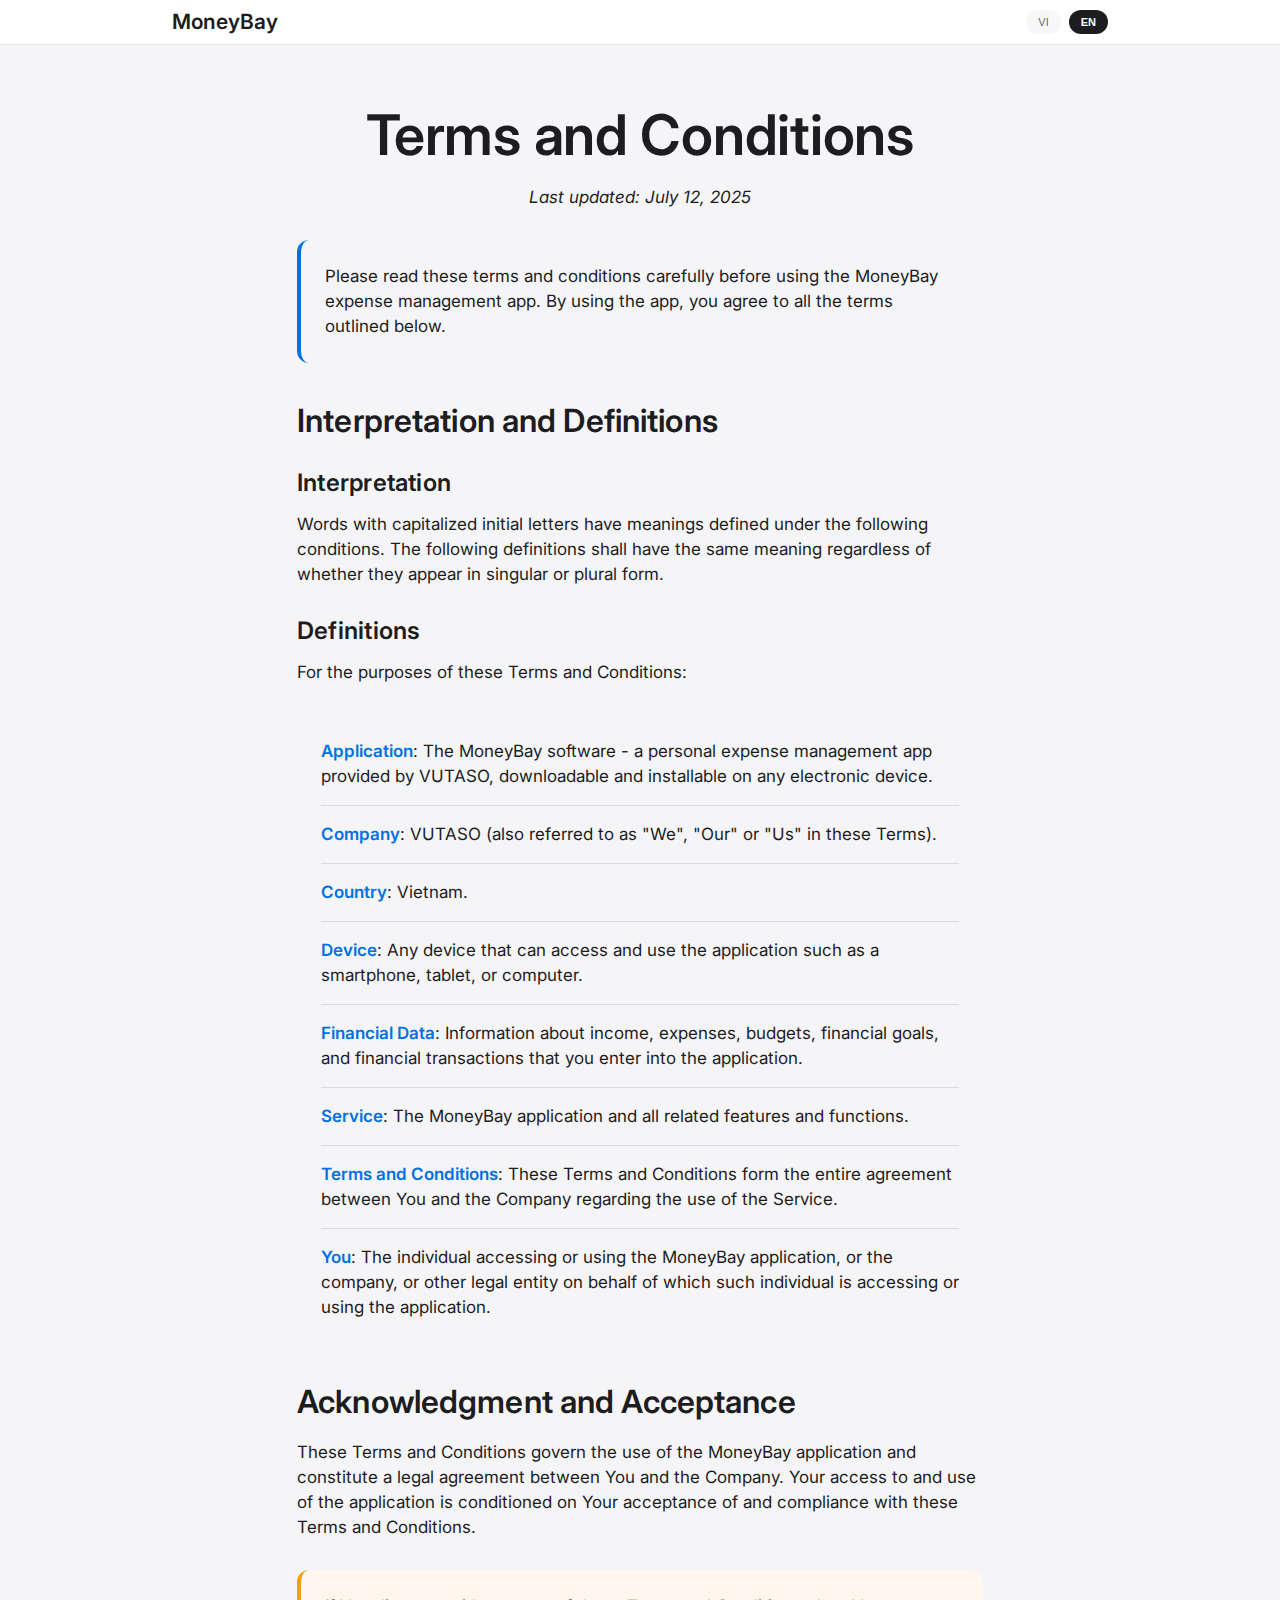
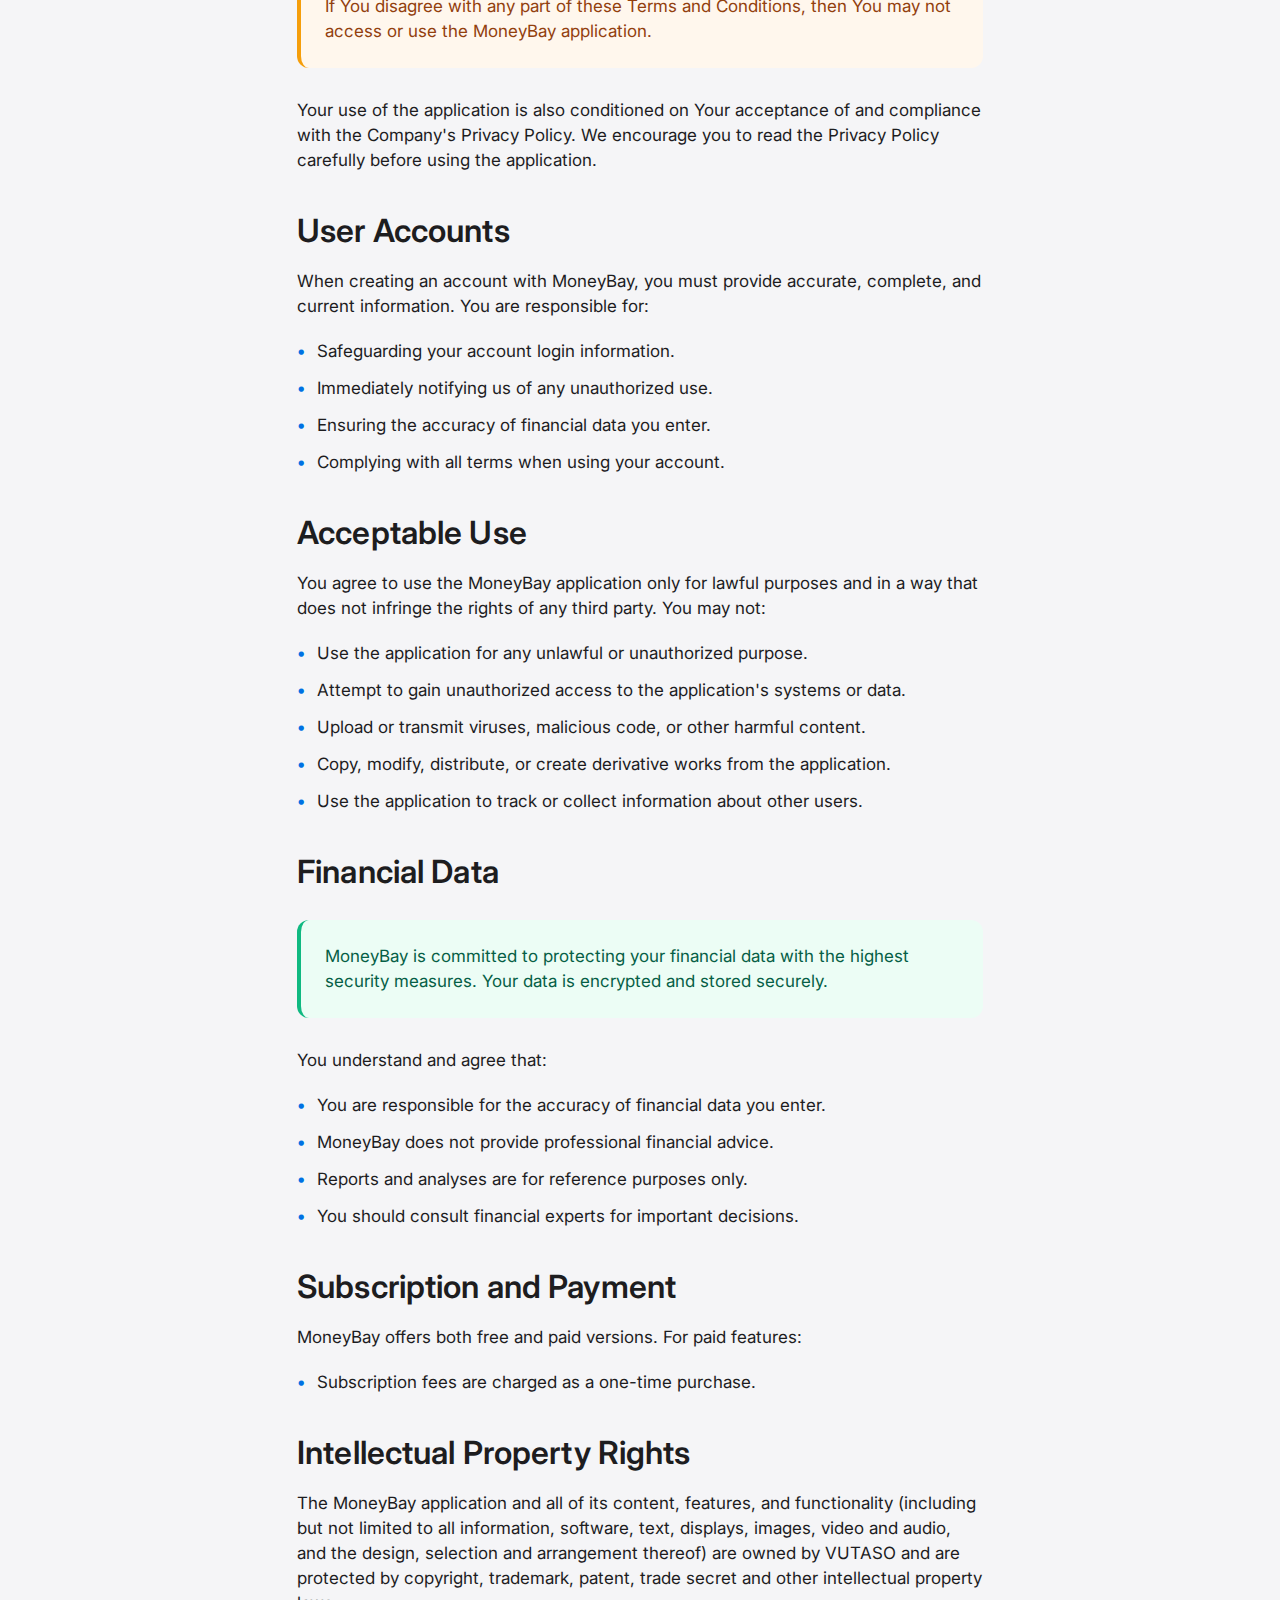
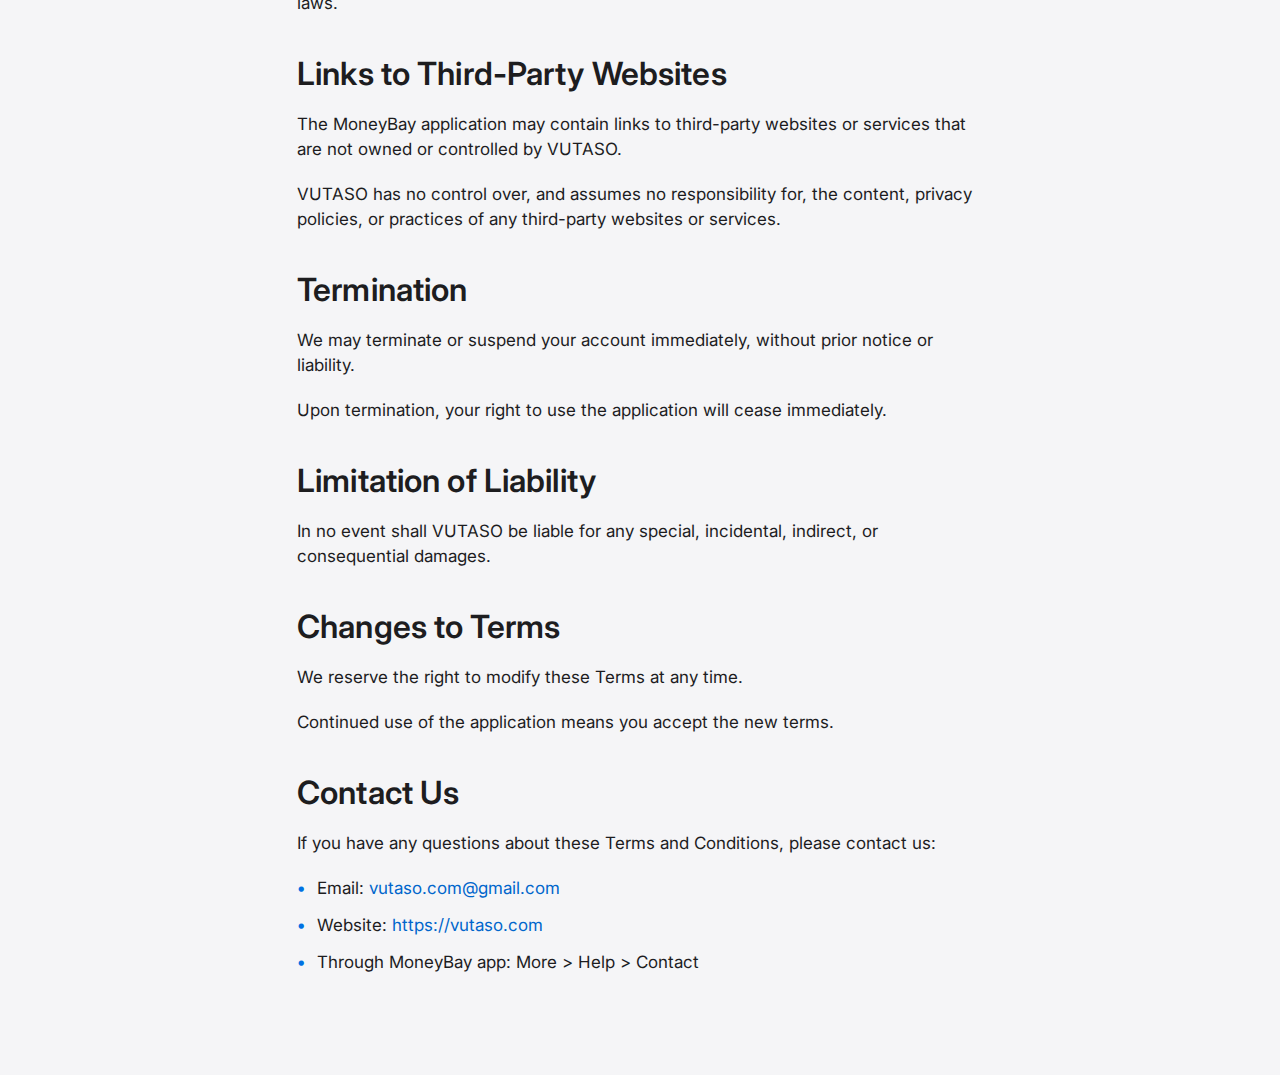
<file: moneybay/terms/index.html>
<!DOCTYPE html>
<html lang="vi">

<head>
    <meta charset="UTF-8">
    <meta name="viewport" content="width=device-width, initial-scale=1.0">
    <title>Điều khoản và Điều kiện - MoneyBay</title>

    <!-- SEO Meta Tags -->
    <meta name="description"
        content="Điều khoản và điều kiện sử dụng MoneyBay - Ứng dụng quản lý chi tiêu cá nhân. Vui lòng đọc kỹ trước khi sử dụng.">
    <meta name="robots" content="index, follow">
    <link rel="canonical" href="https://vutaso.com/moneybay/terms/">

    <link rel="preconnect" href="https://fonts.googleapis.com">
    <link rel="preconnect" href="https://fonts.gstatic.com" crossorigin>
    <link href="https://fonts.googleapis.com/css2?family=Inter:wght@400;500;600;700&display=swap" rel="stylesheet">

    <!-- Link to shared CSS -->
    <link rel="stylesheet" href="../../general/style.css">

</head>

<body>
    <!-- Navigation -->
    <nav class="top-nav">
        <div class="nav-content">
            <a href="../index.html" class="logo">MoneyBay</a>
            <div class="language-toggle">
                <button class="lang-btn active" data-lang="vi">VI</button>
                <button class="lang-btn" data-lang="en">EN</button>
            </div>
        </div>
    </nav>

    <div class="container">
        <div id="content">
            <h1 data-key="title">Điều khoản và Điều kiện</h1>
            <p class="last-updated" data-key="last-updated">Cập nhật lần cuối: Ngày 12 tháng 7 năm 2025</p>

            <div class="highlight">
                <p data-key="intro-text">Vui lòng đọc kỹ các điều khoản và điều kiện này trước khi sử dụng ứng dụng quản
                    lý chi tiêu MoneyBay. Việc sử dụng ứng dụng đồng nghĩa với việc bạn đồng ý với tất cả các điều khoản
                    được nêu dưới đây.</p>
            </div>

            <h2 data-key="interpretation-title">Giải thích và Định nghĩa</h2>
            <h3 data-key="interpretation-subtitle">Giải thích</h3>
            <p data-key="interpretation-text">Các từ có chữ cái đầu viết hoa sẽ có nghĩa như được định nghĩa dưới các
                điều kiện sau. Các định nghĩa sau đây sẽ có cùng ý nghĩa bất kể chúng xuất hiện ở dạng số ít hay số
                nhiều.</p>

            <h3 data-key="definitions-subtitle">Định nghĩa</h3>
            <p data-key="definitions-text">Cho mục đích của các Điều khoản và Điều kiện này:</p>

            <div class="definition-list">
                <div class="definition-item">
                    <span class="definition-term" data-key="def-app-term">Ứng dụng</span>: <span data-key="def-app">Phần
                        mềm MoneyBay - ứng dụng quản lý chi tiêu cá nhân được cung cấp bởi VUTASO, có thể tải xuống và
                        cài đặt trên bất kỳ thiết bị điện tử nào.</span>
                </div>
                <div class="definition-item">
                    <span class="definition-term" data-key="def-company-term">Công ty</span>: <span
                        data-key="def-company">VUTASO (cũng được gọi là "Chúng tôi", "Của chúng tôi" hoặc "Chúng ta"
                        trong các Điều khoản này).</span>
                </div>
                <div class="definition-item">
                    <span class="definition-term" data-key="def-country-term">Quốc gia</span>: <span
                        data-key="def-country">Việt Nam.</span>
                </div>
                <div class="definition-item">
                    <span class="definition-term" data-key="def-device-term">Thiết bị</span>: <span
                        data-key="def-device">Bất kỳ thiết bị nào có thể truy cập và sử dụng ứng dụng như điện thoại
                        thông minh, máy tính bảng, hoặc máy tính.</span>
                </div>
                <div class="definition-item">
                    <span class="definition-term" data-key="def-financial-data-term">Dữ liệu tài chính</span>: <span
                        data-key="def-financial-data">Thông tin về thu nhập, chi tiêu, ngân sách, mục tiêu tài chính và
                        các giao dịch tài chính mà bạn nhập vào ứng dụng.</span>
                </div>
                <div class="definition-item">
                    <span class="definition-term" data-key="def-service-term">Dịch vụ</span>: <span
                        data-key="def-service">Ứng dụng MoneyBay và tất cả các tính năng, chức năng liên quan.</span>
                </div>
                <div class="definition-item">
                    <span class="definition-term" data-key="def-terms-term">Điều khoản và Điều kiện</span>: <span
                        data-key="def-terms">Các Điều khoản và Điều kiện này tạo thành toàn bộ thỏa thuận giữa Bạn và
                        Công ty về việc sử dụng Dịch vụ.</span>
                </div>
                <div class="definition-item">
                    <span class="definition-term" data-key="def-user-term">Bạn</span>: <span data-key="def-user">Cá nhân
                        truy cập hoặc sử dụng ứng dụng MoneyBay, hoặc công ty, tổ chức pháp nhân khác mà cá nhân đó đại
                        diện khi sử dụng ứng dụng.</span>
                </div>
            </div>

            <h2 data-key="acknowledgment-title">Xác nhận và Chấp thuận</h2>
            <p data-key="acknowledgment-text">Các Điều khoản và Điều kiện này điều chỉnh việc sử dụng ứng dụng MoneyBay
                và tạo thành thỏa thuận pháp lý giữa Bạn và Công ty. Việc truy cập và sử dụng ứng dụng của Bạn phụ thuộc
                vào sự chấp nhận và tuân thủ đầy đủ các Điều khoản và Điều kiện này.</p>

            <div class="warning-box">
                <p data-key="acknowledgment-warning">Nếu Bạn không đồng ý với bất kỳ phần nào của các Điều khoản và Điều
                    kiện này, Bạn không được phép truy cập hoặc sử dụng ứng dụng MoneyBay.</p>
            </div>

            <p data-key="privacy-policy-reference">Việc sử dụng ứng dụng cũng phụ thuộc vào sự chấp nhận và tuân thủ
                Chính sách Bảo mật của Công ty. Chúng tôi khuyến khích bạn đọc kỹ Chính sách Bảo mật trước khi sử dụng
                ứng dụng.</p>

            <h2 data-key="user-accounts-title">Tài khoản Người dùng</h2>
            <p data-key="user-accounts-intro">Khi tạo tài khoản với MoneyBay, bạn phải cung cấp thông tin chính xác, đầy
                đủ và cập nhật. Bạn có trách nhiệm:</p>
            <ul>
                <li data-key="account-responsibility-1">Bảo mật thông tin đăng nhập tài khoản của mình</li>
                <li data-key="account-responsibility-2">Thông báo ngay cho chúng tôi về bất kỳ việc sử dụng trái phép
                    nào</li>
                <li data-key="account-responsibility-3">Đảm bảo tính chính xác của dữ liệu tài chính bạn nhập vào</li>
                <li data-key="account-responsibility-4">Tuân thủ tất cả các điều khoản khi sử dụng tài khoản</li>
            </ul>

            <h2 data-key="acceptable-use-title">Sử dụng Chấp nhận được</h2>
            <p data-key="acceptable-use-intro">Bạn đồng ý sử dụng ứng dụng MoneyBay chỉ cho các mục đích hợp pháp và
                theo cách không vi phạm quyền của bất kỳ bên thứ ba nào. Bạn không được:</p>
            <ul>
                <li data-key="prohibited-use-1">Sử dụng ứng dụng cho bất kỳ mục đích bất hợp pháp hoặc trái phép nào
                </li>
                <li data-key="prohibited-use-2">Cố gắng truy cập trái phép vào hệ thống hoặc dữ liệu của ứng dụng</li>
                <li data-key="prohibited-use-3">Tải lên hoặc truyền tải virus, mã độc hại hoặc nội dung có hại khác</li>
                <li data-key="prohibited-use-4">Sao chép, sửa đổi, phân phối hoặc tạo ra các tác phẩm phái sinh từ ứng
                    dụng</li>
                <li data-key="prohibited-use-5">Sử dụng ứng dụng để theo dõi hoặc thu thập thông tin về người dùng khác
                </li>
            </ul>

            <h2 data-key="financial-data-title">Dữ liệu Tài chính</h2>
            <div class="success-box">
                <p data-key="financial-data-security">MoneyBay cam kết bảo vệ dữ liệu tài chính của bạn với các biện
                    pháp bảo mật cao nhất. Dữ liệu của bạn được mã hóa và lưu trữ an toàn.</p>
            </div>
            <p data-key="financial-data-responsibility">Bạn hiểu và đồng ý rằng:</p>
            <ul>
                <li data-key="financial-responsibility-1">Bạn chịu trách nhiệm về tính chính xác của dữ liệu tài chính
                    bạn nhập vào</li>
                <li data-key="financial-responsibility-2">MoneyBay không cung cấp tư vấn tài chính chuyên nghiệp</li>
                <li data-key="financial-responsibility-3">Các báo cáo và phân tích chỉ mang tính chất tham khảo</li>
                <li data-key="financial-responsibility-4">Bạn nên tham khảo ý kiến chuyên gia tài chính cho các quyết
                    định quan trọng</li>
            </ul>

            <h2 data-key="subscription-title">Đăng ký và Thanh toán</h2>
            <p data-key="subscription-intro">MoneyBay cung cấp cả phiên bản miễn phí và trả phí. Đối với các tính năng
                trả phí:</p>
            <ul>
                <li data-key="subscription-term-1">Phí đăng ký được tính theo gói vĩnh viễn</li>
            </ul>

            <h2 data-key="intellectual-property-title">Quyền Sở hữu Trí tuệ</h2>
            <p data-key="intellectual-property-text">Ứng dụng MoneyBay và tất cả nội dung, tính năng, chức năng của nó
                (bao gồm nhưng không giới hạn ở thông tin, phần mềm, văn bản, hiển thị, hình ảnh, video và âm thanh, và
                thiết kế, lựa chọn và sắp xếp của chúng) thuộc sở hữu của VUTASO và được bảo vệ bởi luật bản quyền, nhãn
                hiệu, bằng sáng chế, bí mật thương mại và các luật sở hữu trí tuệ khác.</p>

            <h2 data-key="third-party-links-title">Liên kết đến Trang web của Bên thứ ba</h2>
            <p data-key="third-party-links-text">Ứng dụng MoneyBay có thể chứa liên kết đến các trang web hoặc dịch vụ
                của bên thứ ba không thuộc sở hữu hoặc kiểm soát của VUTASO.</p>
            <p data-key="third-party-disclaimer">VUTASO không có quyền kiểm soát và không chịu trách nhiệm về nội dung,
                chính sách bảo mật hoặc thực tiễn của bất kỳ trang web hoặc dịch vụ nào của bên thứ ba.</p>

            <h2 data-key="termination-title">Chấm dứt</h2>
            <p data-key="termination-text">Chúng tôi có thể chấm dứt hoặc đình chỉ tài khoản của bạn ngay lập tức, mà
                không cần thông báo trước hoặc chịu trách nhiệm pháp lý.</p>
            <p data-key="termination-effect">Sau khi chấm dứt, quyền sử dụng ứng dụng của bạn sẽ ngừng ngay lập tức.</p>

            <h2 data-key="limitation-liability-title">Giới hạn Trách nhiệm</h2>
            <p data-key="limitation-liability-text">Trong mọi trường hợp, VUTASO sẽ không chịu trách nhiệm về bất kỳ
                thiệt hại nào đặc biệt, ngẫu nhiên, gián tiếp, hoặc hậu quả.</p>

            <h2 data-key="changes-title">Thay đổi Điều khoản</h2>
            <p data-key="changes-text">Chúng tôi có quyền sửa đổi các Điều khoản này bất kỳ lúc nào.</p>
            <p data-key="changes-acceptance">Tiếp tục sử dụng ứng dụng đồng nghĩa với việc bạn chấp nhận các điều khoản
                mới.</p>

            <h2 data-key="contact-title">Liên hệ với chúng tôi</h2>
            <p data-key="contact-text">Nếu bạn có bất kỳ câu hỏi nào về các Điều khoản và Điều kiện này, vui lòng liên
                hệ với chúng tôi:</p>
            <ul>
                <li data-key="contact-email">Email: <a href="mailto:vutaso.com@gmail.com">vutaso.com@gmail.com</a></li>
                <li data-key="contact-website">Website: <a href="https://vutaso.com">https://vutaso.com</a></li>
                <li data-key="contact-app">Qua ứng dụng MoneyBay: Nhiều hơn > Trợ giúp > Liên hệ trợ giúp</li>
            </ul>
        </div>
    </div>

    <script src="../../general/translation-manager.js"></script>
    <script src="../../js/terms-translations.js"></script>
</body>

</html>
</file>
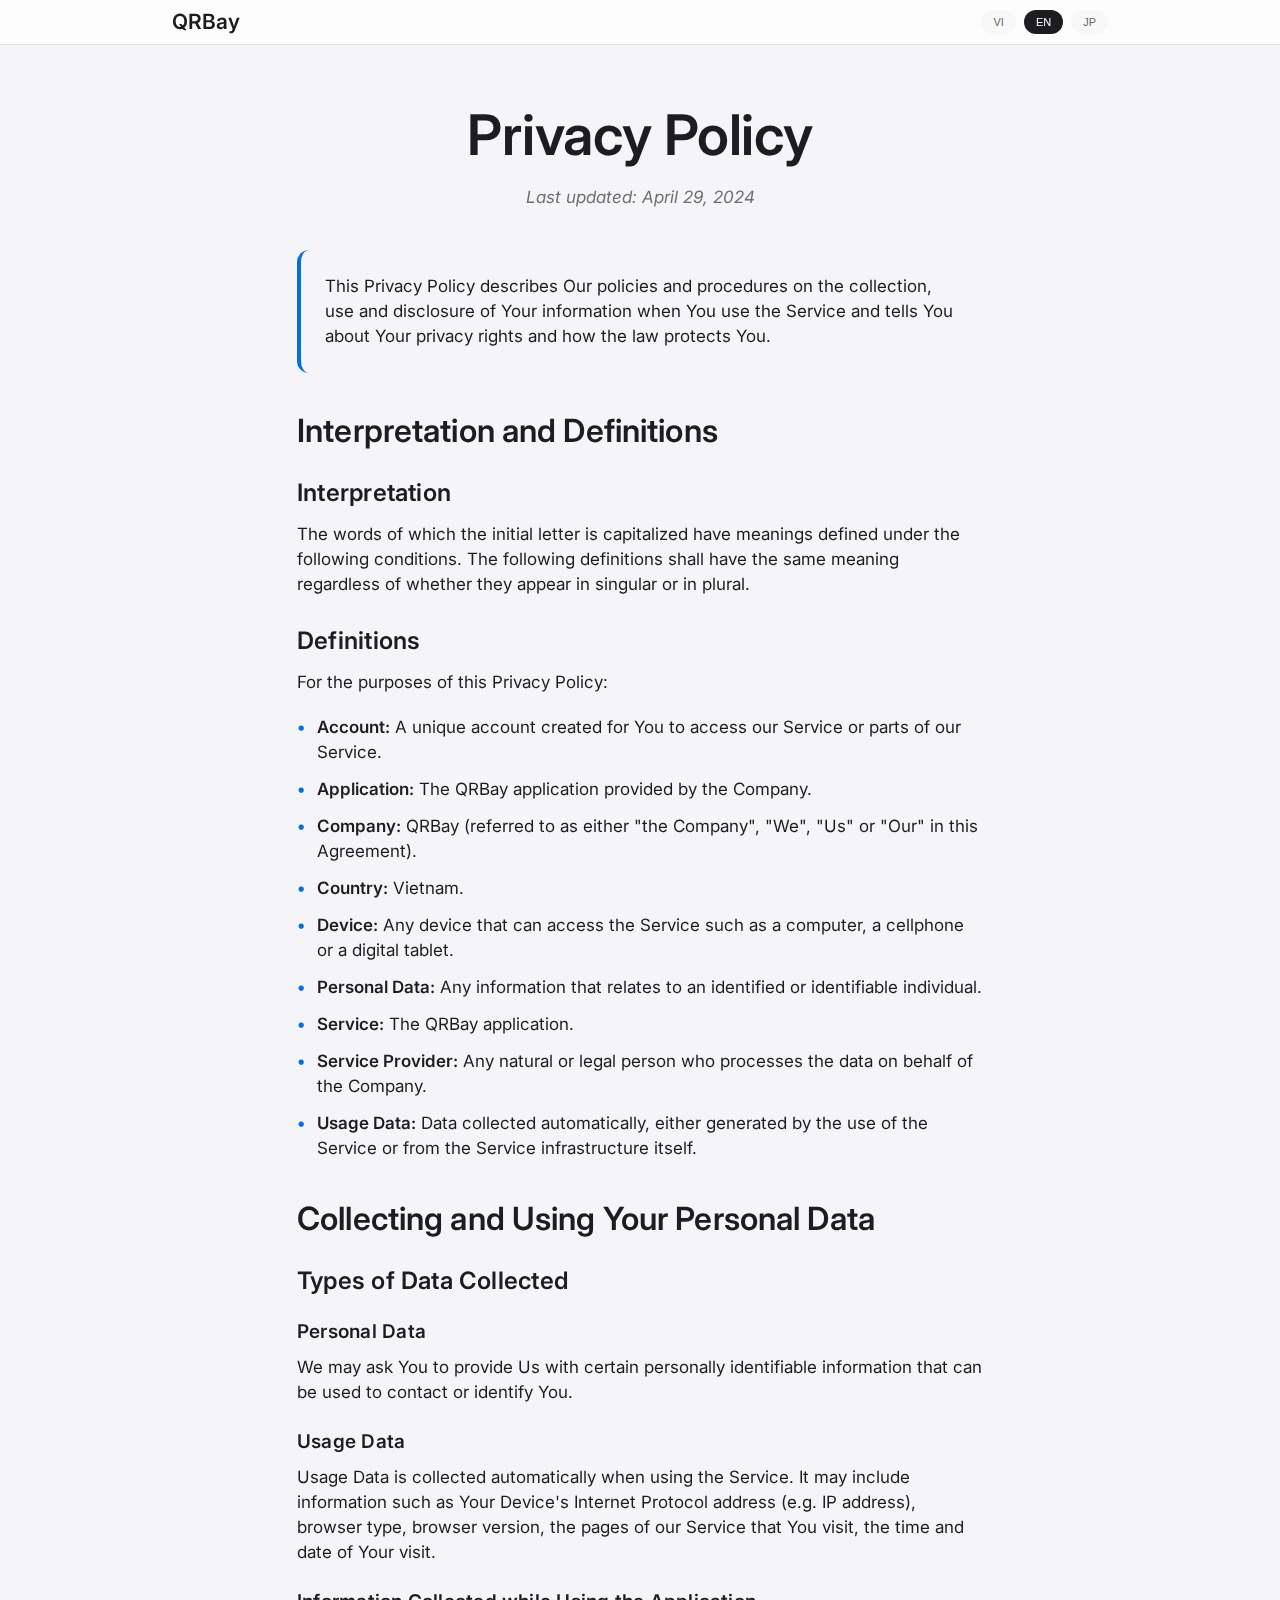
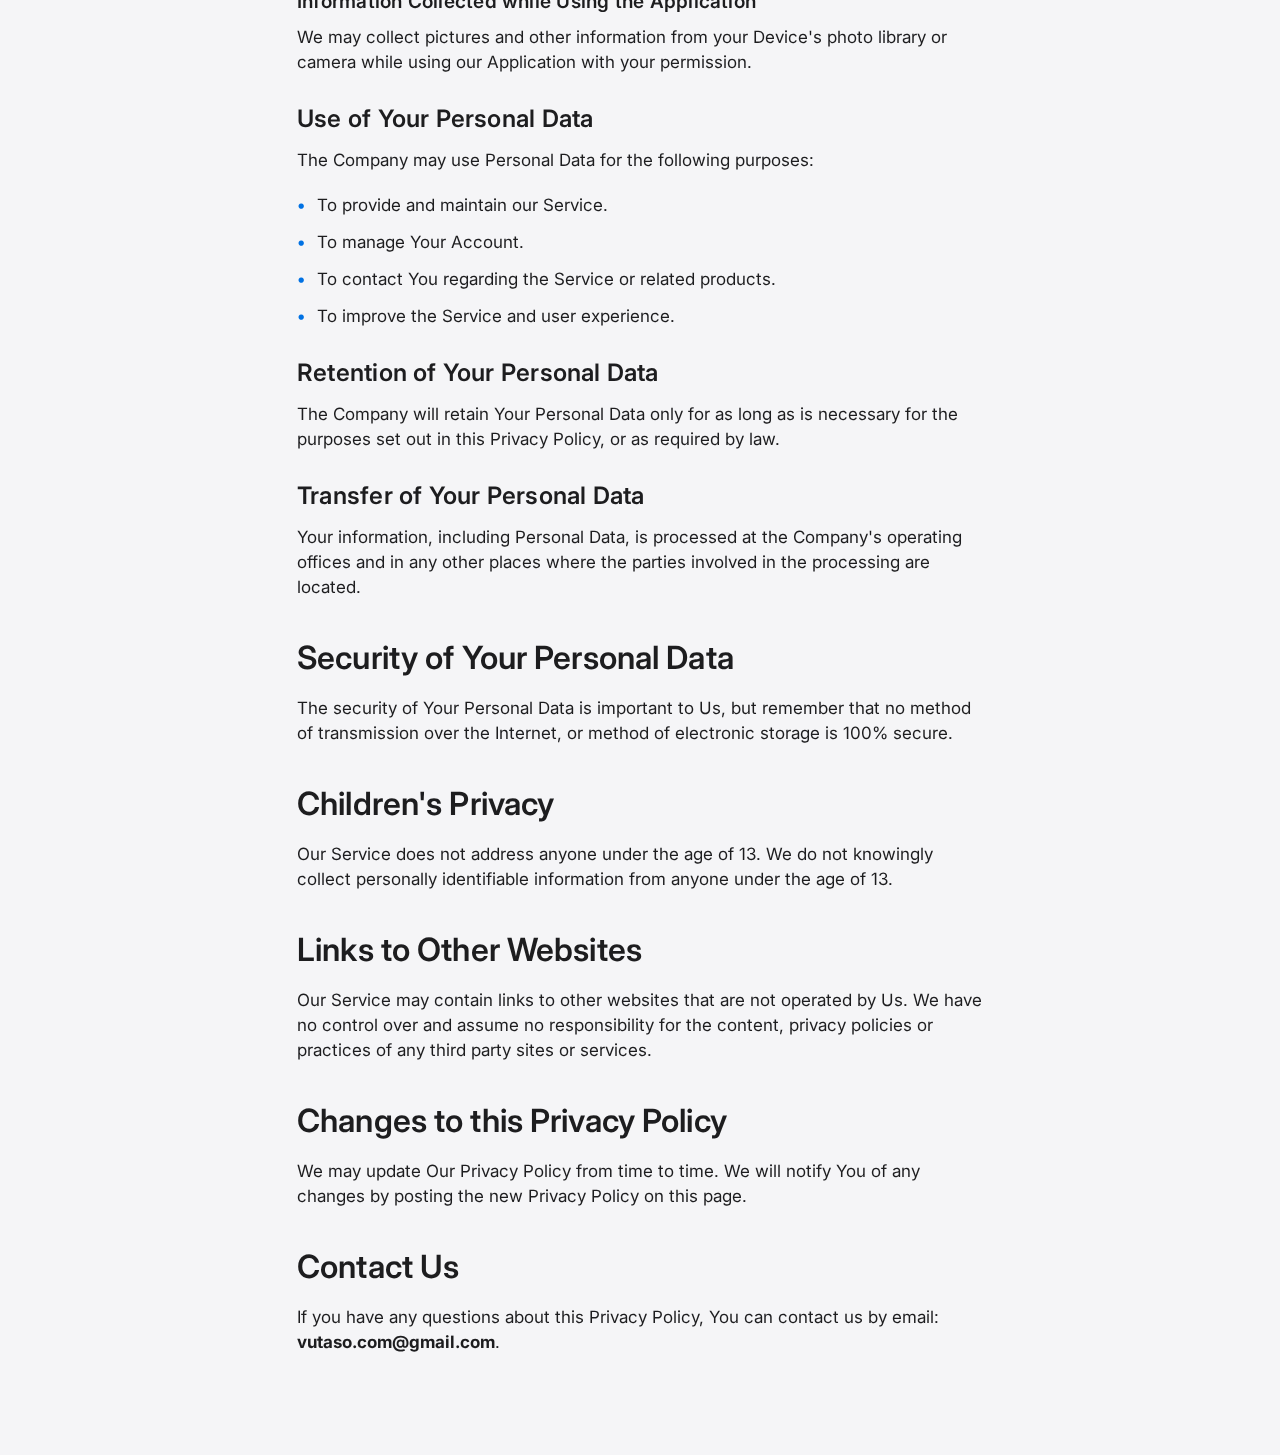
<file: qrbay/privacy/index.html>
<!DOCTYPE html>
<html lang="vi">

<head>
    <meta charset="UTF-8">
    <meta name="viewport" content="width=device-width, initial-scale=1.0">
    <title>Chính sách Bảo mật - QRBay</title>

    <!-- SEO Meta Tags -->
    <meta name="description"
        content="Chính sách bảo mật QRBay - Ứng dụng quét mã QR và mã vạch. Cam kết bảo vệ quyền riêng tư và dữ liệu của bạn.">
    <meta name="robots" content="index, follow">
    <link rel="canonical" href="https://vutaso.com/qrbay/privacy/">

    <link rel="preconnect" href="https://fonts.googleapis.com">
    <link rel="preconnect" href="https://fonts.gstatic.com" crossorigin>
    <link href="https://fonts.googleapis.com/css2?family=Inter:wght@400;500;600;700&display=swap" rel="stylesheet">

    <style>
        /* Apple-inspired Global Styles */
        * {
            margin: 0;
            padding: 0;
            box-sizing: border-box;
        }

        body {
            font-family: -apple-system, BlinkMacSystemFont, 'SF Pro Display', 'Inter', sans-serif;
            background: #f5f5f7;
            color: #1d1d1f;
            line-height: 1.47059;
            font-size: 17px;
            -webkit-font-smoothing: antialiased;
            -moz-osx-font-smoothing: grayscale;
        }

        /* Navigation */
        nav.top-nav {
            background: rgba(255, 255, 255, 0.8);
            backdrop-filter: saturate(180%) blur(20px);
            -webkit-backdrop-filter: saturate(180%) blur(20px);
            position: sticky;
            top: 0;
            z-index: 1000;
            border-bottom: 1px solid rgba(0, 0, 0, 0.1);
        }

        nav.top-nav .nav-content {
            max-width: 980px;
            margin: 0 auto;
            padding: 0 22px;
            display: flex;
            justify-content: space-between;
            align-items: center;
            height: 44px;
        }

        nav.top-nav .logo {
            font-size: 21px;
            font-weight: 600;
            color: #1d1d1f;
            text-decoration: none;
        }

        nav.top-nav .nav-links {
            display: flex;
            gap: 32px;
            align-items: center;
        }

        nav.top-nav .nav-links a {
            color: #1d1d1f;
            text-decoration: none;
            font-size: 12px;
            font-weight: 400;
            opacity: 0.8;
            transition: opacity 0.3s;
        }

        nav.top-nav .nav-links a:hover {
            opacity: 1;
        }

        /* Language Toggle */
        .language-toggle {
            display: flex;
            gap: 8px;
        }

        .language-toggle button {
            background: #f5f5f7;
            color: #1d1d1f;
            border: none;
            padding: 6px 12px;
            cursor: pointer;
            border-radius: 980px;
            font-size: 11px;
            font-weight: 500;
            text-transform: uppercase;
            transition: all 0.3s ease;
            opacity: 0.7;
        }

        .language-toggle button:hover {
            opacity: 1;
            background: #e5e5e7;
            transform: scale(1.05);
        }

        .language-toggle button.active {
            background: #1d1d1f;
            color: #fff;
            opacity: 1;
        }

        /* Container */
        .container {
            max-width: 730px;
            margin: 0 auto;
            padding: 60px 22px 80px;
        }

        /* Typography - Apple Style */
        h1 {
            font-size: 56px;
            font-weight: 600;
            line-height: 1.07143;
            letter-spacing: -0.005em;
            color: #1d1d1f;
            margin-bottom: 20px;
            text-align: center;
        }

        .last-updated {
            text-align: center;
            font-size: 17px;
            color: #6e6e73;
            margin-bottom: 40px;
            font-style: italic;
        }

        h2 {
            font-size: 32px;
            font-weight: 600;
            line-height: 1.125;
            letter-spacing: 0.004em;
            color: #1d1d1f;
            margin: 40px 0 20px;
        }

        h3 {
            font-size: 24px;
            font-weight: 600;
            line-height: 1.16667;
            letter-spacing: 0.009em;
            color: #1d1d1f;
            margin: 30px 0 15px;
        }

        h4 {
            font-size: 19px;
            font-weight: 600;
            line-height: 1.21053;
            letter-spacing: 0.012em;
            color: #1d1d1f;
            margin: 25px 0 12px;
        }

        p {
            font-size: 17px;
            line-height: 1.47059;
            font-weight: 400;
            color: #1d1d1f;
            margin-bottom: 20px;
        }

        ul {
            list-style-type: none;
            margin-left: 0;
            margin-bottom: 20px;
        }

        ul li {
            font-size: 17px;
            line-height: 1.47059;
            color: #1d1d1f;
            margin-bottom: 12px;
            padding-left: 20px;
            position: relative;
        }

        ul li:before {
            content: "•";
            position: absolute;
            left: 0;
            color: #0071e3;
            font-weight: 600;
        }

        ul li strong {
            font-weight: 600;
            color: #1d1d1f;
        }

        a {
            color: #0066cc;
            text-decoration: none;
            transition: color 0.3s ease;
        }

        a:hover {
            color: #0077ed;
        }

        /* Highlight Box */
        .highlight {
            background-color: #f5f5f7;
            padding: 24px;
            border-left: 4px solid #0071e3;
            border-radius: 12px;
            margin: 30px 0;
        }

        .highlight p {
            margin-bottom: 0;
        }

        /* Responsive Design */
        @media (max-width: 768px) {
            h1 {
                font-size: 40px;
            }

            h2 {
                font-size: 28px;
            }

            h3 {
                font-size: 21px;
            }

            h4 {
                font-size: 17px;
            }

            .container {
                padding: 40px 22px 60px;
            }

            nav.top-nav .nav-links {
                flex-direction: column;
                gap: 12px;
            }
        }

        @media (max-width: 480px) {
            h1 {
                font-size: 32px;
            }

            h2 {
                font-size: 24px;
            }
        }
    </style>
</head>

<body>
    <!-- Navigation -->
    <nav class="top-nav">
        <div class="nav-content">
            <a href="../index.html" class="logo">QRBay</a>
            <div class="nav-links">
                <div class="language-toggle">
                    <button class="lang-btn active" data-lang="vi">VI</button>
                    <button class="lang-btn" data-lang="en">EN</button>
                    <button class="lang-btn" data-lang="ja">JP</button>
                </div>
            </div>
        </div>
    </nav>

    <div class="container">
        <div id="content">
            <h1 data-key="title">Chính sách Bảo mật</h1>
            <p class="last-updated" data-key="last-updated">Cập nhật lần cuối: Ngày 29 tháng 4 năm 2024</p>

            <div class="highlight">
                <p data-key="intro-text">Chính sách bảo mật này mô tả các chính sách và thủ tục của chúng tôi về việc
                    thu thập, sử dụng và tiết lộ thông tin của bạn khi bạn sử dụng dịch vụ và cho bạn biết về quyền
                    riêng tư của bạn và cách luật pháp bảo vệ bạn.</p>
            </div>

            <h2 data-key="interpretation-title">Giải thích và Định nghĩa</h2>
            <h3 data-key="interpretation-subtitle">Giải thích</h3>
            <p data-key="interpretation-text">Các từ viết hoa sẽ có nghĩa như được định nghĩa dưới đây. Các định nghĩa
                sau đây sẽ có cùng ý nghĩa bất kể chúng xuất hiện ở dạng số ít hay số nhiều.</p>

            <h3 data-key="definitions-subtitle">Định nghĩa</h3>
            <p data-key="definitions-text">Cho mục đích của Chính sách Bảo mật này:</p>
            <ul>
                <li data-key="def-account"><strong>Tài khoản:</strong> Tài khoản duy nhất được tạo để truy cập vào dịch
                    vụ của chúng tôi hoặc các phần của dịch vụ.</li>
                <li data-key="def-app"><strong>Ứng dụng:</strong> Ứng dụng QRBay do công ty cung cấp.</li>
                <li data-key="def-company"><strong>Công ty:</strong> QRBay (có thể gọi là "Chúng tôi", "Của chúng tôi"
                    hoặc "Chúng ta" trong Chính sách Bảo mật này).</li>
                <li data-key="def-country"><strong>Quốc gia:</strong> Việt Nam.</li>
                <li data-key="def-device"><strong>Thiết bị:</strong> Bất kỳ thiết bị nào có thể truy cập dịch vụ như máy
                    tính, điện thoại di động hoặc máy tính bảng.</li>
                <li data-key="def-personal-data"><strong>Dữ liệu cá nhân:</strong> Thông tin liên quan đến một cá nhân
                    xác định hoặc có thể xác định được.</li>
                <li data-key="def-service"><strong>Dịch vụ:</strong> Ứng dụng QRBay.</li>
                <li data-key="def-service-provider"><strong>Nhà cung cấp dịch vụ:</strong> Cá nhân hoặc tổ chức bên thứ
                    ba xử lý dữ liệu thay mặt cho công ty.</li>
                <li data-key="def-usage-data"><strong>Dữ liệu sử dụng:</strong> Dữ liệu được thu thập tự động khi sử
                    dụng dịch vụ.</li>
            </ul>

            <h2 data-key="data-collection-title">Thu thập và Sử dụng Dữ liệu Cá nhân</h2>
            <h3 data-key="data-types-subtitle">Loại Dữ liệu Thu thập</h3>

            <h4 data-key="personal-data-subtitle">Dữ liệu cá nhân</h4>
            <p data-key="personal-data-text">Chúng tôi có thể yêu cầu bạn cung cấp thông tin cá nhân để liên lạc hoặc
                xác định bạn, như dữ liệu sử dụng.</p>

            <h4 data-key="usage-data-subtitle">Dữ liệu sử dụng</h4>
            <p data-key="usage-data-text">Được thu thập tự động khi sử dụng dịch vụ, bao gồm địa chỉ IP, loại trình
                duyệt, phiên bản trình duyệt, các trang bạn truy cập và thời gian truy cập.</p>

            <h4 data-key="app-data-subtitle">Thông tin thu thập khi sử dụng ứng dụng</h4>
            <p data-key="app-data-text">Chúng tôi có thể thu thập ảnh và thông tin khác từ thư viện ảnh hoặc camera của
                thiết bị khi bạn cho phép.</p>

            <h3 data-key="use-data-subtitle">Sử dụng Dữ liệu Cá nhân</h3>
            <p data-key="use-data-text">Chúng tôi sử dụng dữ liệu cá nhân để:</p>
            <ul>
                <li data-key="use-purpose-1">Cung cấp và duy trì dịch vụ.</li>
                <li data-key="use-purpose-2">Quản lý tài khoản của bạn.</li>
                <li data-key="use-purpose-3">Liên lạc với bạn về dịch vụ hoặc các sản phẩm liên quan.</li>
                <li data-key="use-purpose-4">Cải thiện dịch vụ và trải nghiệm người dùng.</li>
            </ul>

            <h3 data-key="retention-subtitle">Lưu trữ Dữ liệu Cá nhân</h3>
            <p data-key="retention-text">Chúng tôi sẽ lưu trữ dữ liệu cá nhân của bạn chỉ trong thời gian cần thiết để
                thực hiện các mục đích nêu trên, hoặc theo yêu cầu của pháp luật.</p>

            <h3 data-key="transfer-subtitle">Chuyển Giao Dữ liệu Cá nhân</h3>
            <p data-key="transfer-text">Dữ liệu của bạn có thể được chuyển giao và xử lý ở các quốc gia khác, nhưng
                chúng tôi sẽ đảm bảo rằng dữ liệu của bạn được bảo vệ theo chính sách bảo mật này.</p>

            <h2 data-key="data-security-title">Bảo mật Dữ liệu</h2>
            <p data-key="data-security-text">Chúng tôi cam kết bảo vệ dữ liệu cá nhân của bạn, nhưng không thể đảm bảo
                bảo mật tuyệt đối.</p>

            <h2 data-key="children-privacy-title">Chính sách Dành Cho Trẻ Em</h2>
            <p data-key="children-privacy-text">Chúng tôi không thu thập thông tin cá nhân từ trẻ em dưới 13 tuổi. Nếu
                phát hiện có sự vi phạm, chúng tôi sẽ xóa ngay lập tức.</p>

            <h2 data-key="links-title">Liên Kết Đến Trang Web Khác</h2>
            <p data-key="links-text">Dịch vụ của chúng tôi có thể chứa liên kết đến các trang web khác không do chúng
                tôi điều hành. Chúng tôi không chịu trách nhiệm về nội dung và chính sách bảo mật của các trang web đó.
            </p>

            <h2 data-key="policy-changes-title">Thay Đổi Chính Sách Bảo mật</h2>
            <p data-key="policy-changes-text">Chúng tôi có thể cập nhật chính sách bảo mật này. Bạn nên kiểm tra định kỳ
                để cập nhật những thay đổi.</p>

            <h2 data-key="contact-title">Liên Hệ</h2>
            <p data-key="contact-text">Nếu có bất kỳ câu hỏi nào về Chính sách Bảo mật này, vui lòng liên hệ với chúng
                tôi qua email: <b>vutaso.com@gmail.com</b>.</p>
        </div>
    </div>

    <script src="privacy-translations.js"></script>
</body>

</html>
</file>
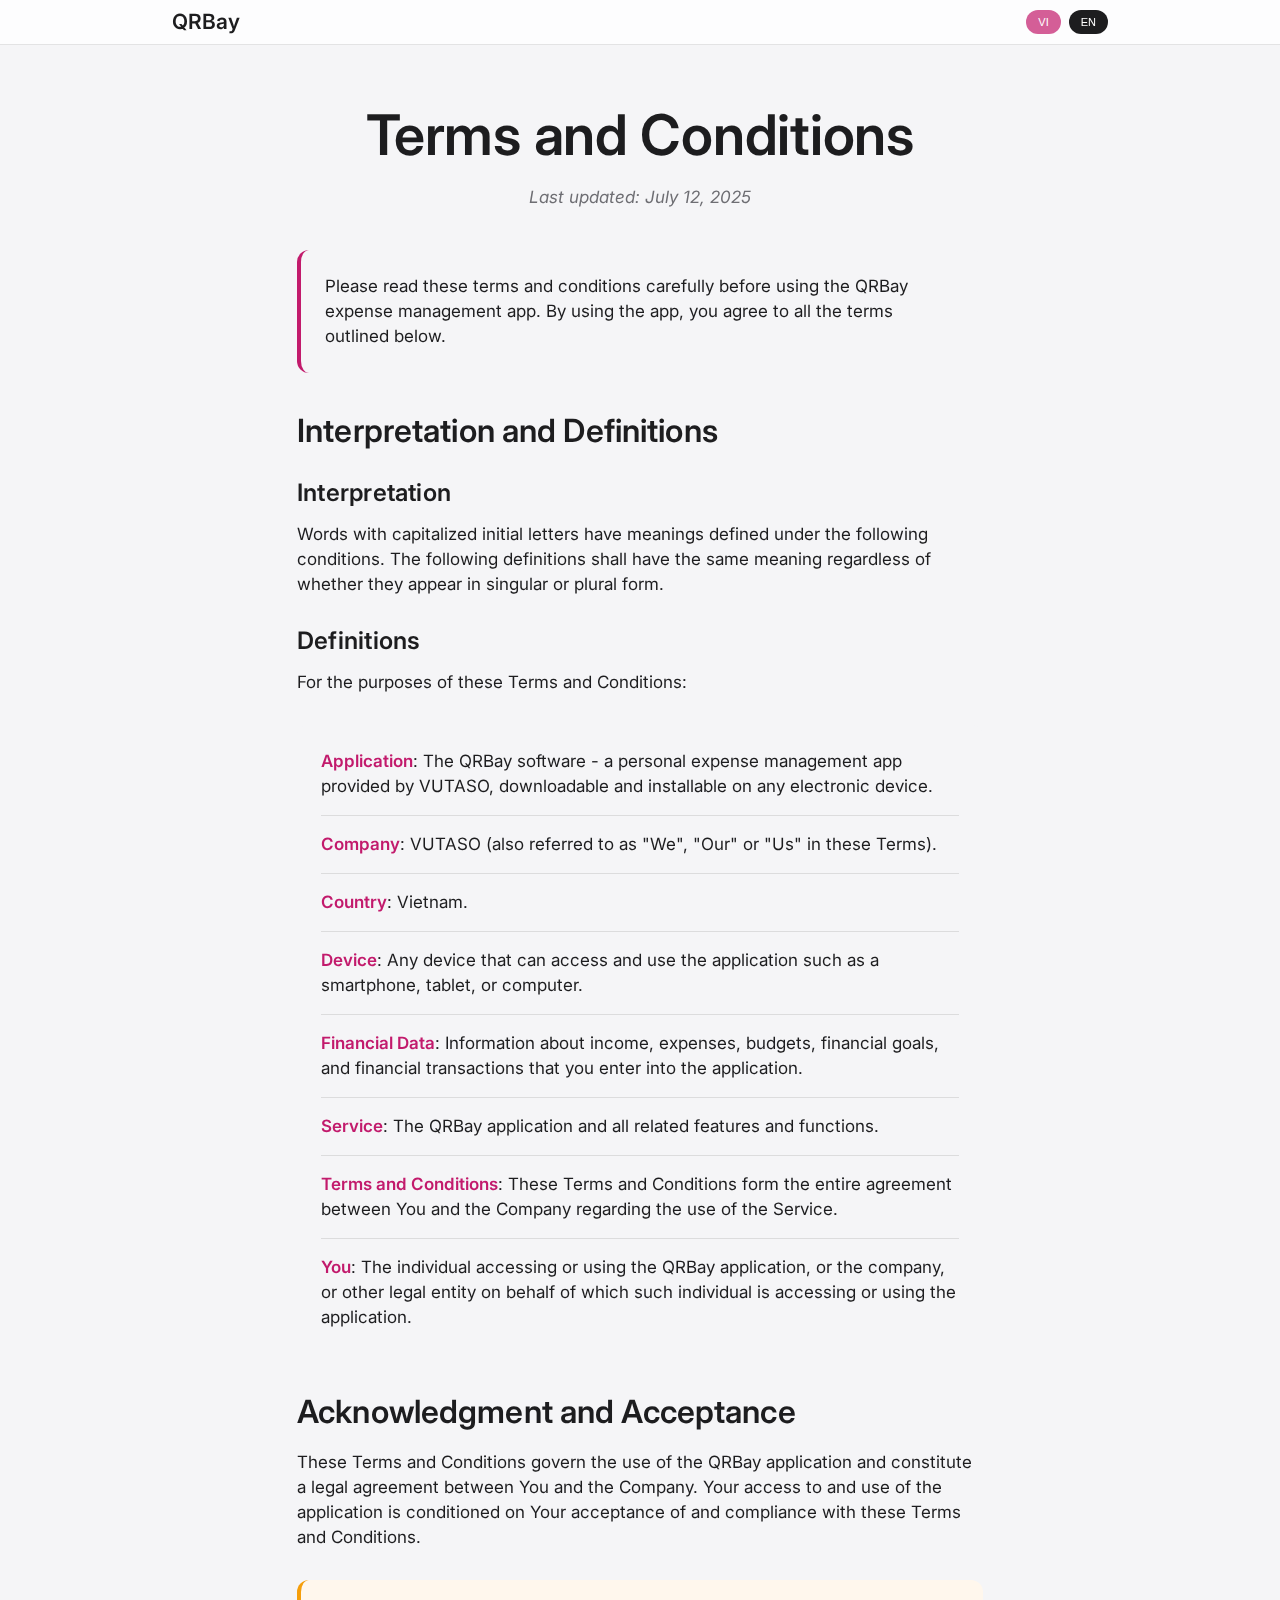
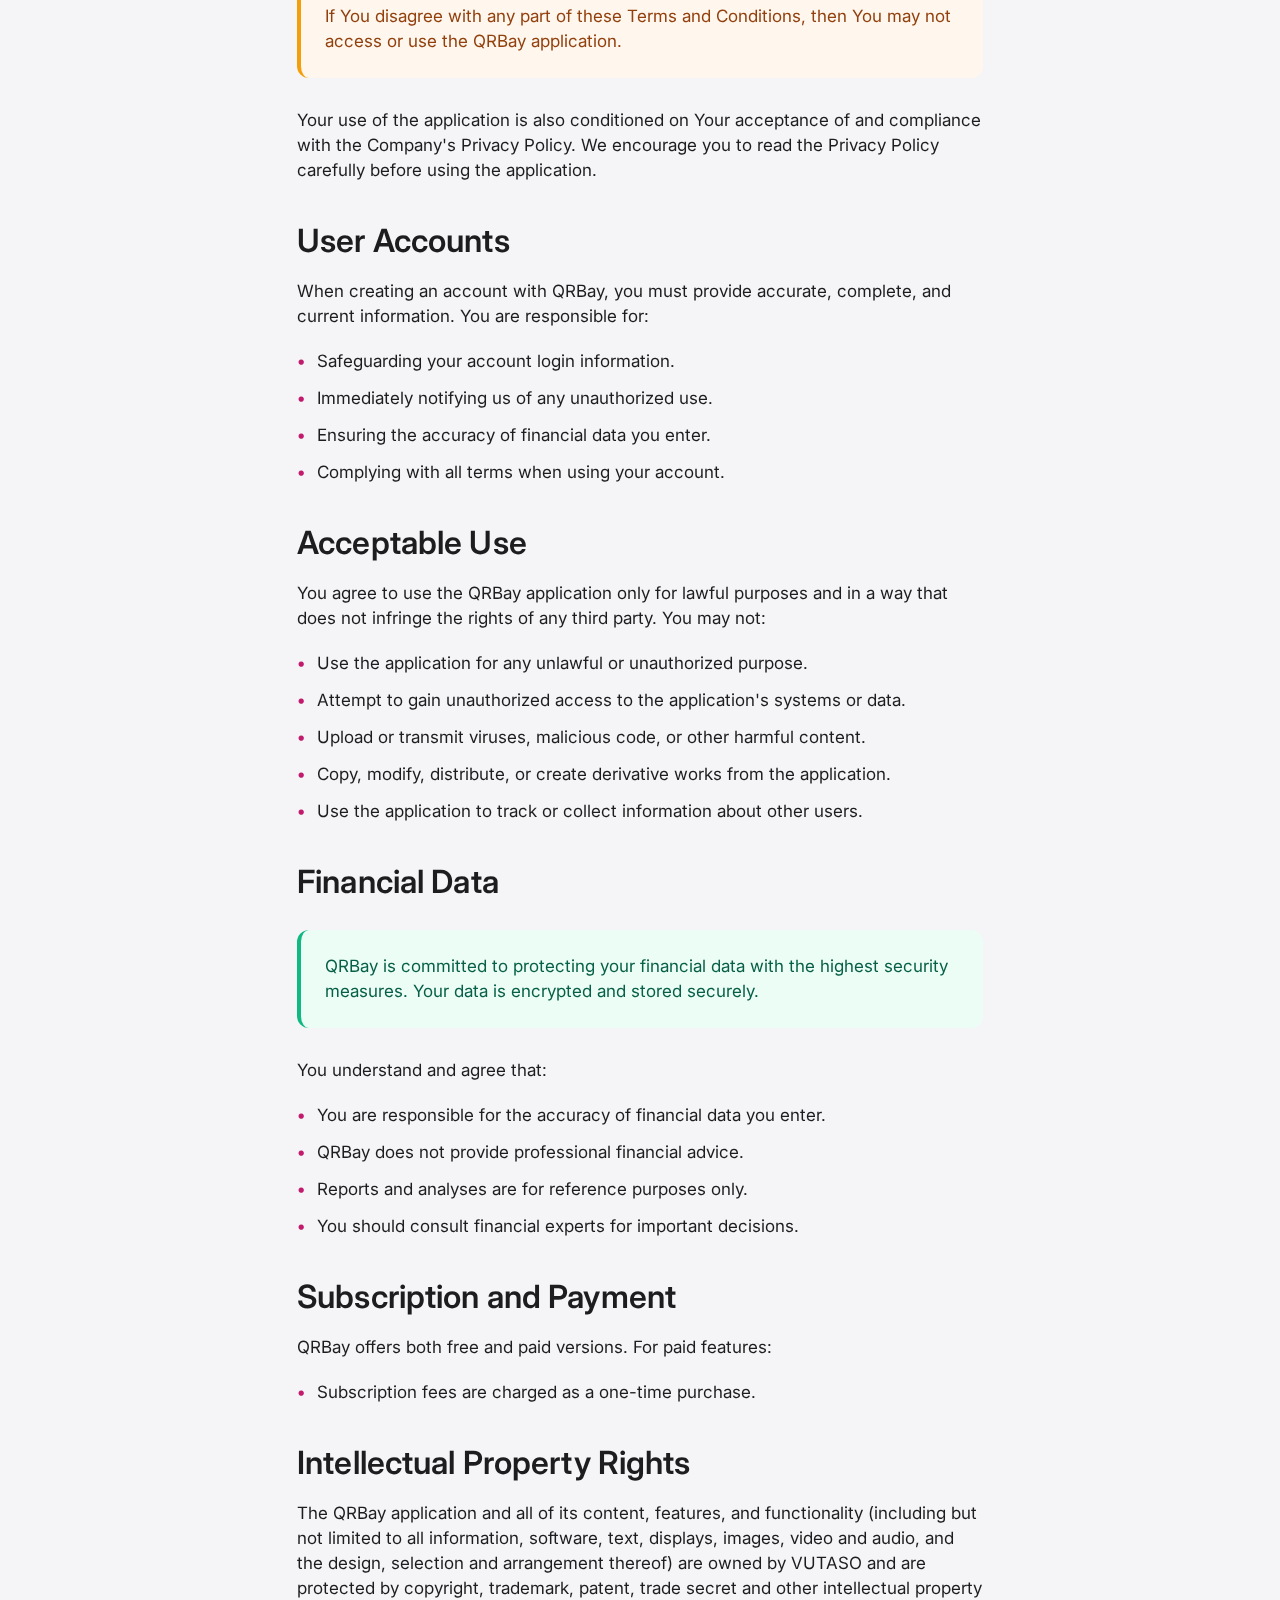
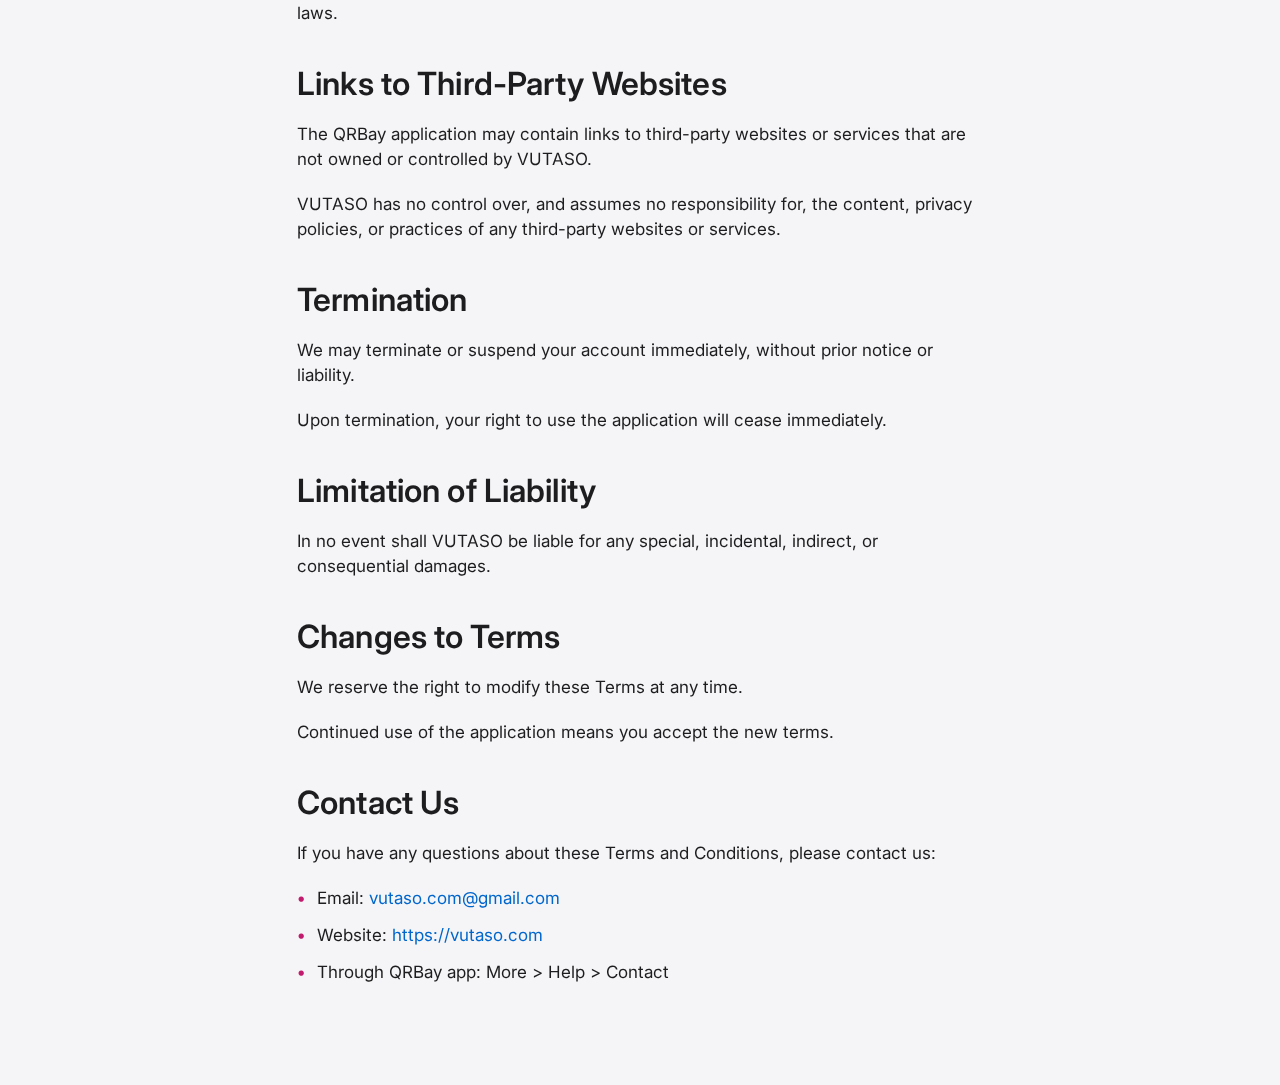
<file: qrbay/terms/index.html>
<!DOCTYPE html>
<html lang="vi">

<head>
    <meta charset="UTF-8">
    <meta name="viewport" content="width=device-width, initial-scale=1.0">
    <title>Điều khoản và Điều kiện</title>

    <!-- SEO Meta Tags -->
    <meta name="description"
        content="Điều khoản và điều kiện sử dụng QRBay - Ứng dụng quản lý chi tiêu cá nhân. Vui lòng đọc kỹ trước khi sử dụng.">
    <meta name="robots" content="index, follow">
    <link rel="canonical" href="https://vutaso.com/QRBay/terms/">

    <link rel="preconnect" href="https://fonts.googleapis.com">
    <link rel="preconnect" href="https://fonts.gstatic.com" crossorigin>
    <link href="https://fonts.googleapis.com/css2?family=Inter:wght@400;500;600;700&display=swap" rel="stylesheet">

    <style>
        /* Apple-inspired Global Styles */
        * {
            margin: 0;
            padding: 0;
            box-sizing: border-box;
        }

        body {
            font-family: -apple-system, BlinkMacSystemFont, 'SF Pro Display', 'Inter', sans-serif;
            background: #f5f5f7;
            color: #1d1d1f;
            line-height: 1.47059;
            font-size: 17px;
            -webkit-font-smoothing: antialiased;
            -moz-osx-font-smoothing: grayscale;
        }

        /* Navigation */
        nav.top-nav {
            background: rgba(255, 255, 255, 0.8);
            backdrop-filter: saturate(180%) blur(20px);
            -webkit-backdrop-filter: saturate(180%) blur(20px);
            position: sticky;
            top: 0;
            z-index: 1000;
            border-bottom: 1px solid rgba(0, 0, 0, 0.1);
        }

        nav.top-nav .nav-content {
            max-width: 980px;
            margin: 0 auto;
            padding: 0 22px;
            display: flex;
            justify-content: space-between;
            align-items: center;
            height: 44px;
        }

        nav.top-nav .logo {
            font-size: 21px;
            font-weight: 600;
            color: #1d1d1f;
            text-decoration: none;
        }

        nav.top-nav .nav-links {
            display: flex;
            gap: 32px;
            align-items: center;
        }

        nav.top-nav .nav-links a {
            color: #1d1d1f;
            text-decoration: none;
            font-size: 12px;
            font-weight: 400;
            opacity: 0.8;
            transition: opacity 0.3s;
        }

        nav.top-nav .nav-links a:hover {
            opacity: 1;
        }

        /* Language Toggle */
        .language-toggle {
            display: flex;
            gap: 8px;
        }

        .language-toggle button {
            background: var(--accent-color, #c21a6c);
            color: #fff;
            border: none;
            padding: 6px 12px;
            cursor: pointer;
            border-radius: 980px;
            font-size: 11px;
            font-weight: 500;
            text-transform: uppercase;
            transition: all 0.3s ease;
            opacity: 0.7;
        }

        .language-toggle button:hover {
            opacity: 1;
            transform: scale(1.05);
        }

        .language-toggle button.active {
            background: #1d1d1f;
            opacity: 1;
        }

        /* Container */
        .container {
            max-width: 730px;
            margin: 0 auto;
            padding: 60px 22px 80px;
        }

        /* Typography - Apple Style */
        h1 {
            font-size: 56px;
            font-weight: 600;
            line-height: 1.07143;
            letter-spacing: -0.005em;
            color: #1d1d1f;
            margin-bottom: 20px;
            text-align: center;
        }

        .last-updated {
            text-align: center;
            font-size: 17px;
            color: #6e6e73;
            margin-bottom: 40px;
            font-style: italic;
        }

        h2 {
            font-size: 32px;
            font-weight: 600;
            line-height: 1.125;
            letter-spacing: 0.004em;
            color: #1d1d1f;
            margin: 40px 0 20px;
        }

        h3 {
            font-size: 24px;
            font-weight: 600;
            line-height: 1.16667;
            letter-spacing: 0.009em;
            color: #1d1d1f;
            margin: 30px 0 15px;
        }

        h4 {
            font-size: 19px;
            font-weight: 600;
            line-height: 1.21053;
            letter-spacing: 0.012em;
            color: #1d1d1f;
            margin: 25px 0 12px;
        }

        p {
            font-size: 17px;
            line-height: 1.47059;
            font-weight: 400;
            color: #1d1d1f;
            margin-bottom: 20px;
        }

        ul {
            list-style-type: none;
            margin-left: 0;
            margin-bottom: 20px;
        }

        ul li {
            font-size: 17px;
            line-height: 1.47059;
            color: #1d1d1f;
            margin-bottom: 12px;
            padding-left: 20px;
            position: relative;
        }

        ul li:before {
            content: "•";
            position: absolute;
            left: 0;
            color: #c21a6c;
            font-weight: 600;
        }

        ul li strong {
            font-weight: 600;
            color: #1d1d1f;
        }

        a {
            color: #0066cc;
            text-decoration: none;
            transition: color 0.3s ease;
        }

        a:hover {
            color: #0077ed;
        }

        /* Highlight Boxes */
        .highlight {
            background-color: #f5f5f7;
            padding: 24px;
            border-left: 4px solid #c21a6c;
            border-radius: 12px;
            margin: 30px 0;
        }

        .highlight p {
            margin-bottom: 0;
        }

        .warning-box {
            background-color: #fff7ed;
            padding: 24px;
            border-left: 4px solid #f59e0b;
            border-radius: 12px;
            margin: 30px 0;
        }

        .warning-box p {
            margin-bottom: 0;
            color: #92400e;
        }

        .success-box {
            background-color: #ecfdf5;
            padding: 24px;
            border-left: 4px solid #10b981;
            border-radius: 12px;
            margin: 30px 0;
        }

        .success-box p {
            margin-bottom: 0;
            color: #065f46;
        }

        /* Definition List */
        .definition-list {
            background-color: #f5f5f7;
            padding: 24px;
            border-radius: 12px;
            margin: 30px 0;
        }

        .definition-item {
            margin-bottom: 16px;
            padding-bottom: 16px;
            border-bottom: 1px solid rgba(0, 0, 0, 0.1);
        }

        .definition-item:last-child {
            border-bottom: none;
            margin-bottom: 0;
            padding-bottom: 0;
        }

        .definition-term {
            font-weight: 600;
            color: #c21a6c;
        }

        /* Responsive Design */
        @media (max-width: 768px) {
            h1 {
                font-size: 40px;
            }

            h2 {
                font-size: 28px;
            }

            h3 {
                font-size: 21px;
            }

            h4 {
                font-size: 17px;
            }

            .container {
                padding: 40px 22px 60px;
            }

            nav.top-nav .nav-links {
                flex-direction: column;
                gap: 12px;
            }
        }

        @media (max-width: 480px) {
            h1 {
                font-size: 32px;
            }

            h2 {
                font-size: 24px;
            }
        }
    </style>
</head>

<body>
    <!-- Navigation -->
    <nav class="top-nav">
        <div class="nav-content">
            <a href="../index.html" class="logo">QRBay</a>
            <div class="nav-links">
                <div class="language-toggle">
                    <button class="lang-btn active" data-lang="vi">VI</button>
                    <button class="lang-btn" data-lang="en">EN</button>
                </div>
            </div>
        </div>
    </nav>

    <div class="container">
        <div id="content">
            <h1 data-key="title">Điều khoản và Điều kiện</h1>
            <p class="last-updated" data-key="last-updated">Cập nhật lần cuối: Ngày 12 tháng 7 năm 2025</p>

            <div class="highlight">
                <p data-key="intro-text">Vui lòng đọc kỹ các điều khoản và điều kiện này trước khi sử dụng ứng dụng quản
                    lý chi tiêu QRBay. Việc sử dụng ứng dụng đồng nghĩa với việc bạn đồng ý với tất cả các điều khoản
                    được nêu dưới đây.</p>
            </div>

            <h2 data-key="interpretation-title">Giải thích và Định nghĩa</h2>
            <h3 data-key="interpretation-subtitle">Giải thích</h3>
            <p data-key="interpretation-text">Các từ có chữ cái đầu viết hoa sẽ có nghĩa như được định nghĩa dưới các
                điều kiện sau. Các định nghĩa sau đây sẽ có cùng ý nghĩa bất kể chúng xuất hiện ở dạng số ít hay số
                nhiều.</p>

            <h3 data-key="definitions-subtitle">Định nghĩa</h3>
            <p data-key="definitions-text">Cho mục đích của các Điều khoản và Điều kiện này:</p>

            <div class="definition-list">
                <div class="definition-item">
                    <span class="definition-term" data-key="def-app-term">Ứng dụng</span>: <span data-key="def-app">Phần
                        mềm QRBay - ứng dụng quản lý chi tiêu cá nhân được cung cấp bởi VUTASO, có thể tải xuống và
                        cài đặt trên bất kỳ thiết bị điện tử nào.</span>
                </div>
                <div class="definition-item">
                    <span class="definition-term" data-key="def-company-term">Công ty</span>: <span
                        data-key="def-company">VUTASO (cũng được gọi là "Chúng tôi", "Của chúng tôi" hoặc "Chúng ta"
                        trong các Điều khoản này).</span>
                </div>
                <div class="definition-item">
                    <span class="definition-term" data-key="def-country-term">Quốc gia</span>: <span
                        data-key="def-country">Việt Nam.</span>
                </div>
                <div class="definition-item">
                    <span class="definition-term" data-key="def-device-term">Thiết bị</span>: <span
                        data-key="def-device">Bất kỳ thiết bị nào có thể truy cập và sử dụng ứng dụng như điện thoại
                        thông minh, máy tính bảng, hoặc máy tính.</span>
                </div>
                <div class="definition-item">
                    <span class="definition-term" data-key="def-financial-data-term">Dữ liệu tài chính</span>: <span
                        data-key="def-financial-data">Thông tin về thu nhập, chi tiêu, ngân sách, mục tiêu tài chính và
                        các giao dịch tài chính mà bạn nhập vào ứng dụng.</span>
                </div>
                <div class="definition-item">
                    <span class="definition-term" data-key="def-service-term">Dịch vụ</span>: <span
                        data-key="def-service">Ứng dụng QRBay và tất cả các tính năng, chức năng liên quan.</span>
                </div>
                <div class="definition-item">
                    <span class="definition-term" data-key="def-terms-term">Điều khoản và Điều kiện</span>: <span
                        data-key="def-terms">Các Điều khoản và Điều kiện này tạo thành toàn bộ thỏa thuận giữa Bạn và
                        Công ty về việc sử dụng Dịch vụ.</span>
                </div>
                <div class="definition-item">
                    <span class="definition-term" data-key="def-user-term">Bạn</span>: <span data-key="def-user">Cá nhân
                        truy cập hoặc sử dụng ứng dụng QRBay, hoặc công ty, tổ chức pháp nhân khác mà cá nhân đó đại
                        diện khi sử dụng ứng dụng.</span>
                </div>
            </div>

            <h2 data-key="acknowledgment-title">Xác nhận và Chấp thuận</h2>
            <p data-key="acknowledgment-text">Các Điều khoản và Điều kiện này điều chỉnh việc sử dụng ứng dụng QRBay
                và tạo thành thỏa thuận pháp lý giữa Bạn và Công ty. Việc truy cập và sử dụng ứng dụng của Bạn phụ thuộc
                vào sự chấp nhận và tuân thủ đầy đủ các Điều khoản và Điều kiện này.</p>

            <div class="warning-box">
                <p data-key="acknowledgment-warning">Nếu Bạn không đồng ý với bất kỳ phần nào của các Điều khoản và Điều
                    kiện này, Bạn không được phép truy cập hoặc sử dụng ứng dụng QRBay.</p>
            </div>

            <p data-key="privacy-policy-reference">Việc sử dụng ứng dụng cũng phụ thuộc vào sự chấp nhận và tuân thủ
                Chính sách Bảo mật của Công ty. Chúng tôi khuyến khích bạn đọc kỹ Chính sách Bảo mật trước khi sử dụng
                ứng dụng.</p>

            <h2 data-key="user-accounts-title">Tài khoản Người dùng</h2>
            <p data-key="user-accounts-intro">Khi tạo tài khoản với QRBay, bạn phải cung cấp thông tin chính xác, đầy
                đủ và cập nhật. Bạn có trách nhiệm:</p>
            <ul>
                <li data-key="account-responsibility-1">Bảo mật thông tin đăng nhập tài khoản của mình</li>
                <li data-key="account-responsibility-2">Thông báo ngay cho chúng tôi về bất kỳ việc sử dụng trái phép
                    nào</li>
                <li data-key="account-responsibility-3">Đảm bảo tính chính xác của dữ liệu tài chính bạn nhập vào</li>
                <li data-key="account-responsibility-4">Tuân thủ tất cả các điều khoản khi sử dụng tài khoản</li>
            </ul>

            <h2 data-key="acceptable-use-title">Sử dụng Chấp nhận được</h2>
            <p data-key="acceptable-use-intro">Bạn đồng ý sử dụng ứng dụng QRBay chỉ cho các mục đích hợp pháp và
                theo cách không vi phạm quyền của bất kỳ bên thứ ba nào. Bạn không được:</p>
            <ul>
                <li data-key="prohibited-use-1">Sử dụng ứng dụng cho bất kỳ mục đích bất hợp pháp hoặc trái phép nào
                </li>
                <li data-key="prohibited-use-2">Cố gắng truy cập trái phép vào hệ thống hoặc dữ liệu của ứng dụng</li>
                <li data-key="prohibited-use-3">Tải lên hoặc truyền tải virus, mã độc hại hoặc nội dung có hại khác</li>
                <li data-key="prohibited-use-4">Sao chép, sửa đổi, phân phối hoặc tạo ra các tác phẩm phái sinh từ ứng
                    dụng</li>
                <li data-key="prohibited-use-5">Sử dụng ứng dụng để theo dõi hoặc thu thập thông tin về người dùng khác
                </li>
            </ul>

            <h2 data-key="financial-data-title">Dữ liệu Tài chính</h2>
            <div class="success-box">
                <p data-key="financial-data-security">QRBay cam kết bảo vệ dữ liệu tài chính của bạn với các biện
                    pháp bảo mật cao nhất. Dữ liệu của bạn được mã hóa và lưu trữ an toàn.</p>
            </div>
            <p data-key="financial-data-responsibility">Bạn hiểu và đồng ý rằng:</p>
            <ul>
                <li data-key="financial-responsibility-1">Bạn chịu trách nhiệm về tính chính xác của dữ liệu tài chính
                    bạn nhập vào</li>
                <li data-key="financial-responsibility-2">QRBay không cung cấp tư vấn tài chính chuyên nghiệp</li>
                <li data-key="financial-responsibility-3">Các báo cáo và phân tích chỉ mang tính chất tham khảo</li>
                <li data-key="financial-responsibility-4">Bạn nên tham khảo ý kiến chuyên gia tài chính cho các quyết
                    định quan trọng</li>
            </ul>

            <h2 data-key="subscription-title">Đăng ký và Thanh toán</h2>
            <p data-key="subscription-intro">QRBay cung cấp cả phiên bản miễn phí và trả phí. Đối với các tính năng
                trả phí:</p>
            <ul>
                <li data-key="subscription-term-1">Phí đăng ký được tính theo gói vĩnh viễn</li>
            </ul>

            <h2 data-key="intellectual-property-title">Quyền Sở hữu Trí tuệ</h2>
            <p data-key="intellectual-property-text">Ứng dụng QRBay và tất cả nội dung, tính năng, chức năng của nó
                (bao gồm nhưng không giới hạn ở thông tin, phần mềm, văn bản, hiển thị, hình ảnh, video và âm thanh, và
                thiết kế, lựa chọn và sắp xếp của chúng) thuộc sở hữu của VUTASO và được bảo vệ bởi luật bản quyền, nhãn
                hiệu, bằng sáng chế, bí mật thương mại và các luật sở hữu trí tuệ khác.</p>

            <h2 data-key="third-party-links-title">Liên kết đến Trang web của Bên thứ ba</h2>
            <p data-key="third-party-links-text">Ứng dụng QRBay có thể chứa liên kết đến các trang web hoặc dịch vụ
                của bên thứ ba không thuộc sở hữu hoặc kiểm soát của VUTASO.</p>
            <p data-key="third-party-disclaimer">VUTASO không có quyền kiểm soát và không chịu trách nhiệm về nội dung,
                chính sách bảo mật hoặc thực tiễn của bất kỳ trang web hoặc dịch vụ nào của bên thứ ba.</p>

            <h2 data-key="termination-title">Chấm dứt</h2>
            <p data-key="termination-text">Chúng tôi có thể chấm dứt hoặc đình chỉ tài khoản của bạn ngay lập tức, mà
                không cần thông báo trước hoặc chịu trách nhiệm pháp lý.</p>
            <p data-key="termination-effect">Sau khi chấm dứt, quyền sử dụng ứng dụng của bạn sẽ ngừng ngay lập tức.</p>

            <h2 data-key="limitation-liability-title">Giới hạn Trách nhiệm</h2>
            <p data-key="limitation-liability-text">Trong mọi trường hợp, VUTASO sẽ không chịu trách nhiệm về bất kỳ
                thiệt hại nào đặc biệt, ngẫu nhiên, gián tiếp, hoặc hậu quả.</p>

            <h2 data-key="changes-title">Thay đổi Điều khoản</h2>
            <p data-key="changes-text">Chúng tôi có quyền sửa đổi các Điều khoản này bất kỳ lúc nào.</p>
            <p data-key="changes-acceptance">Tiếp tục sử dụng ứng dụng đồng nghĩa với việc bạn chấp nhận các điều khoản
                mới.</p>

            <h2 data-key="contact-title">Liên hệ với chúng tôi</h2>
            <p data-key="contact-text">Nếu bạn có bất kỳ câu hỏi nào về các Điều khoản và Điều kiện này, vui lòng liên
                hệ với chúng tôi:</p>
            <ul>
                <li data-key="contact-email">Email: <a href="mailto:vutaso.com@gmail.com">vutaso.com@gmail.com</a></li>
                <li data-key="contact-website">Website: <a href="https://vutaso.com">https://vutaso.com</a></li>
                <li data-key="contact-app">Qua ứng dụng QRBay: Nhiều hơn > Trợ giúp > Liên hệ trợ giúp</li>
            </ul>
        </div>
    </div>

    <script src="../terms/terms-translations.js"></script>
</body>

</html>
</file>
<file: general/style.css>
* {
    margin: 0;
    padding: 0;
    box-sizing: border-box;
}

body {
    font-family: -apple-system, BlinkMacSystemFont, 'SF Pro Display', 'Inter', sans-serif;
    background: #f5f5f7;
    color: #1d1d1f;
    line-height: 1.47059;
    font-size: 17px;
    -webkit-font-smoothing: antialiased;
    -moz-osx-font-smoothing: grayscale;
}

/* Navigation */
nav.top-nav {
    background: #ffffff;
    backdrop-filter: none;
    -webkit-backdrop-filter: none;
    position: sticky;
    top: 0;
    z-index: 1000;
    border-bottom: 1px solid rgba(0, 0, 0, 0.1);
}

nav.top-nav .nav-content {
    max-width: 980px;
    margin: 0 auto;
    padding: 0 22px;
    display: flex;
    justify-content: space-between;
    align-items: center;
    height: 44px;
}

/* Navigation Container (Alternative naming) */
.nav-container {
    max-width: 980px;
    width: 100%;
    margin: 0 auto;
    padding: 0 22px;
    display: flex;
    justify-content: space-between;
    align-items: center;
}

nav.top-nav .logo {
    font-size: 21px;
    font-weight: 600;
    color: #1d1d1f;
    text-decoration: none;
}

/* Navigation Logo (Alternative naming) */
.nav-logo {
    font-weight: 600;
    font-size: 19px;
    color: #1d1d1f;
    text-decoration: none;
    display: flex;
    align-items: center;
    gap: 8px;
}


nav.top-nav .nav-links {
    display: flex;
    gap: 32px;
    align-items: center;
}

nav.top-nav .nav-links a {
    color: #1d1d1f;
    text-decoration: none;
    font-size: 12px;
    font-weight: 400;
    opacity: 0.8;
    transition: opacity 0.3s;
}

nav.top-nav .nav-links a:hover {
    opacity: 1;
}

/* Dropdown Menu */
.nav-item-dropdown {
    position: relative;
    display: inline-block;
}

.nav-dropdown-btn {
    background: none;
    border: none;
    color: #1d1d1f;
    font-size: 12px;
    font-weight: 400;
    cursor: pointer;
    display: flex;
    align-items: center;
    gap: 4px;
    padding: 0;
    opacity: 0.8;
    transition: opacity 0.3s;
    font-family: inherit;
}

.nav-item-dropdown:hover .nav-dropdown-btn {
    opacity: 1;
}

.nav-dropdown-content {
    display: none;
    position: absolute;
    top: 100%;
    left: 50%;
    transform: translateX(-50%);
    background-color: #fff;
    min-width: 160px;
    box-shadow: 0 4px 12px rgba(0, 0, 0, 0.15);
    border-radius: 12px;
    padding: 8px 0;
    z-index: 1002;
    margin-top: 10px;
    border: 1px solid rgba(0, 0, 0, 0.05);
}

.nav-dropdown-content::before {
    content: '';
    position: absolute;
    top: -6px;
    left: 50%;
    transform: translateX(-50%);
    border-left: 6px solid transparent;
    border-right: 6px solid transparent;
    border-bottom: 6px solid #fff;
}

.nav-dropdown-content::after {
    content: '';
    position: absolute;
    top: -20px;
    left: 0;
    width: 100%;
    height: 20px;
    background: transparent;
}

.nav-item-dropdown.active .nav-dropdown-content {
    display: block;
    animation: fadeIn 0.2s ease-out;
}

@media (hover: hover) {
    .nav-item-dropdown:hover .nav-dropdown-content {
        display: block;
        animation: fadeIn 0.2s ease-out;
    }
}

.nav-dropdown-content a {
    color: #1d1d1f;
    padding: 10px 16px;
    text-decoration: none;
    display: block;
    font-size: 13px !important;
    text-align: left;
    white-space: nowrap;
    opacity: 1 !important;
}

.nav-dropdown-content a:hover {
    background-color: #f5f5f7;
    color: #0071e3;
}

@keyframes fadeIn {
    from {
        opacity: 0;
        transform: translate(-50%, 10px);
    }

    to {
        opacity: 1;
        transform: translate(-50%, 0);
    }
}

/* Language Toggle */
.language-toggle {
    display: flex;
    gap: 8px;
}

.language-toggle button {
    background: #f5f5f7;
    color: #1d1d1f;
    border: none;
    padding: 6px 12px;
    cursor: pointer;
    border-radius: 980px;
    font-size: 11px;
    font-weight: 500;
    text-transform: uppercase;
    transition: all 0.3s ease;
    opacity: 0.7;
}

.language-toggle button:hover {
    opacity: 1;
    background: #e5e5e7;
    transform: scale(1.05);
}

.language-toggle button.active {
    background: #1d1d1f;
    color: #fff;
    opacity: 1;
}

/* Language Toggle Alternative (lang-btn) */
.lang-btn {
    background: #f5f5f7;
    border: none;
    font-size: 11px;
    font-weight: 500;
    color: #1d1d1f;
    opacity: 0.7;
    cursor: pointer;
    padding: 6px 12px;
    border-radius: 980px;
    transition: all 0.2s;
    text-transform: uppercase;
}

.lang-btn:hover {
    opacity: 1;
    background: #e5e5e7;
    transform: scale(1.05);
}

.lang-btn.active {
    opacity: 1;
    font-weight: 600;
    background: #1d1d1f;
    color: #fff;
}

/* Desktop Dropdown Menu (Alternative naming) */
.nav-dropdown {
    position: relative;
}

.nav-dropdown-toggle {
    display: flex;
    align-items: center;
    gap: 4px;
    cursor: pointer;
    color: #1d1d1f;
    text-decoration: none;
    font-size: 12px;
    font-weight: 400;
    opacity: 0.8;
    transition: opacity 0.3s;
}

.nav-dropdown-toggle:hover {
    opacity: 1;
}

.dropdown-arrow {
    transition: transform 0.3s;
    stroke: currentColor;
    stroke-width: 1.5;
    fill: none;
}

.nav-dropdown:hover .dropdown-arrow {
    transform: rotate(180deg);
}

.nav-dropdown-menu {
    position: absolute;
    top: 100%;
    left: 50%;
    transform: translateX(-50%);
    background: rgba(255, 255, 255, 0.95);
    backdrop-filter: saturate(180%) blur(20px);
    -webkit-backdrop-filter: saturate(180%) blur(20px);
    border-radius: 12px;
    padding: 12px 0;
    margin-top: 8px;
    min-width: 180px;
    opacity: 0;
    visibility: hidden;
    transition: all 0.3s ease;
    box-shadow: 0 4px 12px rgba(0, 0, 0, 0.1);
    border: 1px solid rgba(0, 0, 0, 0.1);
}

.nav-dropdown:hover .nav-dropdown-menu {
    opacity: 1;
    visibility: visible;
}

.nav-dropdown-menu a {
    display: block;
    padding: 10px 20px;
    color: #1d1d1f;
    text-decoration: none;
    font-size: 13px;
    font-weight: 400;
    opacity: 0.8;
    transition: all 0.2s;
    white-space: nowrap;
}

.nav-dropdown-menu a:hover {
    opacity: 1;
    background: rgba(0, 0, 0, 0.04);
}

/* Hide mobile-only items on desktop */
.mobile-only {
    display: none;
}


/* Hamburger Menu */
.hamburger-menu {
    display: none;
    flex-direction: column;
    justify-content: space-around;
    width: 24px;
    height: 24px;
    background: transparent;
    border: none;
    cursor: pointer;
    padding: 0;
    z-index: 1001;
}

.hamburger-menu span {
    width: 100%;
    height: 2px;
    background: #1d1d1f;
    border-radius: 2px;
    transition: all 0.3s ease;
}

.hamburger-menu.active span:nth-child(1) {
    transform: translateY(7px) rotate(45deg);
}

.hamburger-menu.active span:nth-child(2) {
    opacity: 0;
}

.hamburger-menu.active span:nth-child(3) {
    transform: translateY(-7px) rotate(-45deg);
}

/* Mobile Navigation */
@media (max-width: 768px) {
    .hamburger-menu {
        display: flex;
    }

    nav.top-nav .nav-links {
        position: fixed;
        top: 44px;
        left: 0;
        right: 0;
        flex-direction: column;
        background: rgba(255, 255, 255, 0.95);
        backdrop-filter: saturate(180%) blur(20px);
        -webkit-backdrop-filter: saturate(180%) blur(20px);
        padding: 20px 22px;
        gap: 0;
        max-height: 0;
        overflow: hidden;
        opacity: 0;
        transition: all 0.3s ease;
        border-bottom: 1px solid rgba(0, 0, 0, 0.1);
    }

    nav.top-nav .nav-links.active {
        max-height: 1000px;
        opacity: 1;
    }

    nav.top-nav .nav-links a {
        padding: 12px 0;
        font-size: 14px;
        border-bottom: 1px solid rgba(0, 0, 0, 0.05);
    }

    nav.top-nav .nav-links a:last-child {
        border-bottom: none;
    }

    .nav-links .language-toggle {
        margin-top: 12px;
        padding-top: 12px;
        border-top: 1px solid rgba(0, 0, 0, 0.05);
        justify-content: center;
    }

    /* Mobile Dropdown */
    .nav-item-dropdown {
        width: 100%;
        border-bottom: 1px solid rgba(0, 0, 0, 0.05);
    }

    .nav-dropdown-btn {
        width: 100%;
        padding: 12px 0;
        font-size: 14px;
        justify-content: center;
        gap: 8px;
    }

    .nav-dropdown-content {
        position: static;
        transform: none;
        width: 100%;
        min-width: auto;
        box-shadow: none;
        border: none;
        background: transparent;
        padding: 0;
        margin: 0;
        display: none;
        text-align: center;
    }

    /* Show on tap (hover state on mobile) */
    .nav-item-dropdown:hover .nav-dropdown-content,
    .nav-item-dropdown:active .nav-dropdown-content,
    .nav-item-dropdown.active .nav-dropdown-content {
        display: block;
        animation: none;
    }

    .nav-dropdown-content::before,
    .nav-dropdown-content::after {
        display: none;
    }

    .nav-dropdown-content a {
        padding: 10px 0;
        color: #666;
        border-bottom: 1px solid rgba(0, 0, 0, 0.05);
        text-align: center;
    }

    .nav-dropdown-content a:last-child {
        border-bottom: none;
    }

    /* Mobile-only items visibility */
    .mobile-only {
        display: block !important;
    }

    /* Hide nav-dropdown on mobile */
    .nav-dropdown {
        display: none;
    }
}

/* Scroll offset for anchor links (to avoid being hidden by sticky nav) */
section[id],
.section-headline[id],
.container[id] {
    scroll-margin-top: 60px;
}

/* Larger offset for app cards to show logo properly */
.app-card[id] {
    scroll-margin-top: 55px;
}

/* Mobile: Increase scroll offset for better visibility and spacing */
@media (max-width: 768px) {

    section[id],
    .section-headline[id],
    .container[id] {
        scroll-margin-top: 60px;
    }

    /* Even larger offset for app cards on mobile */
    .app-card[id] {
        scroll-margin-top: 60px;
    }
}

/* Hero Section */
.hero {
    background: #000;
    color: #f5f5f7;
    text-align: center;
    padding: 80px 20px 100px;
    position: relative;
    overflow: hidden;
}

.hero::before {
    content: '';
    position: absolute;
    top: 0;
    left: 50%;
    transform: translateX(-50%);
    width: 200%;
    height: 100%;
    background: radial-gradient(circle at center, rgba(29, 29, 31, 0.4) 0%, rgba(0, 0, 0, 0) 70%);
    pointer-events: none;
}

.hero h1 {
    font-size: 56px;
    font-weight: 600;
    line-height: 1.07143;
    letter-spacing: -0.005em;
    margin-bottom: 10px;
    position: relative;
    z-index: 1;
}

.hero .subheadline {
    font-size: 28px;
    line-height: 1.14286;
    font-weight: 400;
    color: #a1a1a6;
    margin-bottom: 20px;
    position: relative;
    z-index: 1;
}

.hero .description {
    font-size: 21px;
    line-height: 1.381;
    font-weight: 400;
    color: #86868b;
    margin-bottom: 30px;
    position: relative;
    z-index: 1;
}

.hero .cta-buttons {
    display: flex;
    justify-content: center;
    gap: 20px;
    position: relative;
    z-index: 1;
    flex-wrap: wrap;
}

.hero .cta-button-group {
    display: flex;
    flex-direction: column;
    gap: 12px;
    min-width: 200px;
}

.hero .cta-buttons a {
    display: inline-block;
    padding: 12px 22px;
    font-size: 17px;
    border-radius: 980px;
    text-decoration: none;
    font-weight: 400;
    transition: all 0.3s;
    white-space: nowrap;
}

.hero .cta-buttons .btn-primary {
    background: #0071e3;
    color: #fff;
}

.hero .cta-buttons .btn-primary:hover {
    background: #0077ed;
}

.hero .cta-buttons .btn-secondary {
    border: 1px solid #424245;
    color: #f5f5f7;
}

.hero .cta-buttons .btn-secondary:hover {
    background: #1d1d1f;
}

.hero .cta-buttons .btn-download-hero {
    background: transparent;
    color: #0071e3;
    border: 1px solid #0071e3;
}

.hero .cta-buttons .btn-download-hero:hover {
    background: rgba(0, 113, 227, 0.12);
}

/* Hero Content (Alternative naming) */
.hero-content {
    max-width: 980px;
    margin: 0 auto;
    padding: 0 22px;
    position: relative;
    z-index: 2;
}

/* Hero Buttons (Alternative naming) */
.hero-buttons {
    display: flex;
    gap: 20px;
    justify-content: center;
    margin-bottom: 60px;
}

/* Generic Button Styles */
.btn {
    display: inline-flex;
    align-items: center;
    padding: 12px 24px;
    border-radius: 980px;
    font-size: 17px;
    line-height: 1.17648;
    font-weight: 400;
    text-decoration: none;
    transition: all 0.3s ease;
}

.btn-primary {
    background: #0071e3;
    color: #fff;
}

.btn-primary:hover {
    background: #0077ed;
}

/* App Screenshot Gallery */
.app-gallery {
    padding: 60px 0;
    background: linear-gradient(180deg, #f5f5f7 0%, #ffffff 100%);
    overflow: hidden;
}

.gallery-grid {
    display: grid;
    grid-template-columns: repeat(2, 1fr);
    gap: 24px;
    max-width: 1200px;
    margin: 0 auto;
    padding: 0 22px;
}

.gallery-item {
    border-radius: 20px;
    overflow: hidden;
    box-shadow: 0 8px 32px rgba(0, 0, 0, 0.12);
    transition: transform 0.3s ease, box-shadow 0.3s ease;
    background: #fff;
}

.gallery-item:hover {
    transform: translateY(-8px);
    box-shadow: 0 16px 48px rgba(0, 0, 0, 0.18);
}

.gallery-item img {
    width: 100%;
    height: 100%;
    object-fit: cover;
    display: block;
}

@media (max-width: 1024px) {
    .gallery-grid {
        grid-template-columns: 1fr;
        gap: 20px;
        max-width: 600px;
    }
}

@media (max-width: 600px) {
    .app-gallery {
        padding: 40px 0;
    }

    .gallery-grid {
        grid-template-columns: 1fr;
        gap: 12px;
        padding: 0 16px;
    }

    .gallery-item {
        border-radius: 12px;
        box-shadow: 0 4px 16px rgba(0, 0, 0, 0.1);
    }

    .gallery-item:hover {
        transform: translateY(-4px);
    }
}

/* Features Section (QRBay style) */
.features {
    padding: 120px 0;
    background: #f5f5f7;
}

/* Bento Grid (QRBay style) */
.bento-grid {
    display: grid;
    grid-template-columns: repeat(auto-fit, minmax(300px, 1fr));
    gap: 24px;
    max-width: 1200px;
    margin: 0 auto;
    padding: 0 22px;
}

.bento-card {
    background: #fff;
    border-radius: 24px;
    padding: 40px;
    box-shadow: 0 4px 24px rgba(0, 0, 0, 0.04);
    transition: transform 0.3s ease, box-shadow 0.3s ease;
    display: flex;
    flex-direction: column;
    align-items: center;
    text-align: center;
}

.bento-card:hover {
    transform: scale(1.02);
    box-shadow: 0 8px 32px rgba(0, 0, 0, 0.08);
}

.bento-icon {
    width: 64px;
    height: 64px;
    background: #f5f5f7;
    border-radius: 16px;
    display: flex;
    align-items: center;
    justify-content: center;
    margin-bottom: 24px;
    font-size: 32px;
}

.bento-card h3 {
    font-size: 24px;
    font-weight: 600;
    margin-bottom: 12px;
}

.bento-card p {
    font-size: 17px;
    color: #86868b;
    line-height: 1.5;
}

/* Supported Formats Section */
.formats {
    padding: 120px 0;
    background: #fff;
}

.format-grid {
    display: grid;
    grid-template-columns: repeat(auto-fill, minmax(120px, 1fr));
    gap: 16px;
    max-width: 980px;
    margin: 0 auto;
    padding: 0 22px;
}

.format-item {
    background: #f5f5f7;
    border-radius: 12px;
    padding: 16px;
    text-align: center;
    font-family: monospace;
    font-size: 14px;
    color: #1d1d1f;
    transition: all 0.2s;
}

.format-item:hover {
    background: #e5e5e7;
    transform: translateY(-2px);
}

/* FAQ Section (QRBay style) */
.faq {
    padding: 120px 0;
    background: #f5f5f7;
}

.faq-container {
    max-width: 800px;
    margin: 0 auto;
    padding: 0 22px;
}


/* Container */
.container {
    max-width: 980px;
    margin: 0 auto;
    padding: 80px 22px;
}

/* Section Headline */
.section-headline {
    text-align: center;
    margin-bottom: 60px;
}

.section-headline .eyebrow {
    font-size: 21px;
    line-height: 1.381;
    font-weight: 600;
    color: #6e6e73;
    margin-bottom: 8px;
}

.section-headline h2 {
    font-size: 48px;
    line-height: 1.08349;
    font-weight: 600;
    letter-spacing: -0.003em;
    color: #1d1d1f;
}

/* Feature Grid */
.feature-grid {
    display: grid;
    grid-template-columns: repeat(auto-fit, minmax(300px, 1fr));
    gap: 40px;
    margin-bottom: 80px;
}

.feature-card {
    background: #fff;
    border-radius: 18px;
    padding: 50px 40px;
    box-shadow: 2px 4px 12px rgba(0, 0, 0, 0.08);
    transition: all 0.4s cubic-bezier(0.4, 0, 0.2, 1);
}

.feature-card:hover {
    box-shadow: 2px 8px 24px rgba(0, 0, 0, 0.12);
    transform: translateY(-4px);
}

.feature-card .icon {
    width: 64px;
    height: 64px;
    margin: 0 auto 24px;
    display: flex;
    align-items: center;
    justify-content: center;
    background: #f5f5f7;
    border-radius: 50%;
}

.feature-card h3 {
    font-size: 28px;
    line-height: 1.14286;
    font-weight: 600;
    letter-spacing: 0.004em;
    color: #1d1d1f;
    margin-bottom: 16px;
    text-align: center;
}

.feature-card p {
    font-size: 17px;
    line-height: 1.47059;
    color: #6e6e73;
    text-align: center;
}

/* Hero Image */
.hero-image {
    text-align: center;
    margin: 60px 0;
}

.hero-image img {
    max-width: 100%;
    border-radius: 18px;
    box-shadow: 2px 4px 24px rgba(0, 0, 0, 0.15);
}

/* App Showcase */
.app-showcase {
    background: #fff;
    border-radius: 18px;
    padding: 60px 40px;
    margin-bottom: 40px;
    box-shadow: 2px 4px 12px rgba(0, 0, 0, 0.08);
}

.app-showcase h2 {
    font-size: 40px;
    line-height: 1.1;
    font-weight: 600;
    letter-spacing: 0em;
    color: #1d1d1f;
    margin-bottom: 40px;
    text-align: center;
}

.app-showcase .feature-item {
    margin-bottom: 32px;
    padding-bottom: 32px;
    border-bottom: 1px solid #d2d2d7;
}

.app-showcase .feature-item:last-child {
    border-bottom: none;
    margin-bottom: 0;
    padding-bottom: 0;
}

.app-showcase .feature-item h4 {
    font-size: 21px;
    line-height: 1.381;
    font-weight: 600;
    color: #1d1d1f;
    margin-bottom: 12px;
}

.app-showcase .feature-item p {
    font-size: 17px;
    line-height: 1.47059;
    color: #6e6e73;
}


/* App Grid */
.app-grid {
    display: grid;
    grid-template-columns: repeat(auto-fit, minmax(300px, 1fr));
    gap: 40px;
    margin-bottom: 80px;
}

.app-card {
    background: #fff;
    border-radius: 18px;
    padding: 50px 40px;
    box-shadow: 2px 4px 12px rgba(0, 0, 0, 0.08);
    transition: all 0.4s cubic-bezier(0.4, 0, 0.2, 1);
}

.app-card:hover {
    box-shadow: 2px 8px 24px rgba(0, 0, 0, 0.12);
    transform: translateY(-4px);
}

.app-card .app-icon {
    width: 80px;
    height: 80px;
    border-radius: 18px;
    margin: 0 auto 24px;
    display: block;
    box-shadow: 0 4px 12px rgba(0, 0, 0, 0.15);
}

.app-card h3 {
    font-size: 32px;
    line-height: 1.125;
    font-weight: 600;
    letter-spacing: 0.004em;
    color: #1d1d1f;
    margin-bottom: 8px;
    text-align: center;
}

.app-card .app-subtitle {
    font-size: 21px;
    line-height: 1.381;
    font-weight: 400;
    color: #6e6e73;
    margin-bottom: 24px;
    text-align: center;
}

.app-card .features-list {
    list-style: none;
    margin-bottom: 30px;
}

.app-card .features-list li {
    font-size: 17px;
    line-height: 1.47059;
    color: #1d1d1f;
    padding: 10px 0;
    border-bottom: 1px solid #d2d2d7;
}

.app-card .features-list li:last-child {
    border-bottom: none;
}

.app-card .app-buttons {
    display: flex;
    gap: 12px;
    margin-bottom: 30px;
    flex-wrap: wrap;
    justify-content: center;
}

.app-card .app-buttons a {
    padding: 12px 22px;
    border-radius: 980px;
    text-decoration: none;
    font-size: 17px;
    font-weight: 400;
    text-align: center;
    transition: all 0.3s;
    min-width: 140px;
}

.app-card .btn-download {
    background: #0071e3;
    color: #fff;
    border: none;
}

.app-card .btn-download:hover {
    background: #0077ed;
    color: #fff;
}

.app-card .btn-learn-more {
    background: transparent;
    color: #0071e3;
    border: 1px solid #0071e3;
}

.app-card .btn-learn-more:hover {
    background: rgba(0, 113, 227, 0.08);
}

.app-card .testimonial {
    background: #f5f5f7;
    border-radius: 12px;
    padding: 20px;
    font-size: 15px;
    line-height: 1.47059;
    color: #1d1d1f;
    font-style: italic;
}

.app-card .testimonial .author {
    margin-top: 10px;
    font-size: 14px;
    color: #6e6e73;
    font-style: normal;
}

/* FAQ Section */
.faq-section {
    background: #fff;
    border-radius: 18px;
    padding: 50px 40px;
    margin-bottom: 40px;
}

.faq-section h2 {
    font-size: 40px;
    line-height: 1.1;
    font-weight: 600;
    letter-spacing: 0em;
    color: #1d1d1f;
    margin-bottom: 40px;
}

.faq-item {
    margin-bottom: 32px;
    padding-bottom: 32px;
    border-bottom: 1px solid #d2d2d7;
}

.faq-item:last-child {
    border-bottom: none;
    margin-bottom: 0;
    padding-bottom: 0;
}

.faq-item h4 {
    font-size: 21px;
    line-height: 1.381;
    font-weight: 600;
    color: #1d1d1f;
    margin-bottom: 12px;
}

.faq-item p {
    font-size: 17px;
    line-height: 1.47059;
    color: #6e6e73;
}

/* FAQ Accordion Functionality */
.faq-question {
    width: 100%;
    text-align: left;
    background: none;
    border: none;
    padding: 24px 0;
    display: flex;
    justify-content: space-between;
    align-items: center;
    cursor: pointer;
    font-size: 19px;
    line-height: 1.42105;
    font-weight: 600;
    color: #1d1d1f;
    transition: color 0.3s;
}

.faq-question:hover {
    color: #0066cc;
}

.faq-icon {
    font-size: 24px;
    color: #86868b;
    transition: transform 0.3s;
    flex-shrink: 0;
    margin-left: 16px;
}

.faq-question.active .faq-icon {
    transform: rotate(45deg);
}

.faq-answer {
    max-height: 0;
    overflow: hidden;
    transition: max-height 0.3s ease-out;
}

.faq-answer.open {
    max-height: 500px;
    transition: max-height 0.3s ease-in;
}

.faq-answer p {
    padding-bottom: 24px;
    font-size: 17px;
    line-height: 1.47059;
    color: #6e6e73;
}

.faq-answer ul {
    list-style: disc;
    padding-left: 20px;
    margin-top: 12px;
}

.faq-answer ul li {
    margin-bottom: 8px;
}

.faq-answer a {
    color: #0066cc;
    text-decoration: none;
}

.faq-answer a:hover {
    text-decoration: underline;
}


/* Footer */
footer {
    background: #f5f5f7;
    padding: 40px 22px;
    text-align: center;
    border-top: 1px solid #d2d2d7;
}

.social-links-grid {
    display: flex;
    flex-wrap: wrap;
    justify-content: center;
    gap: 16px;
    max-width: 600px;
    margin: 0 auto;
}

.social-link-card {
    display: flex;
    flex-direction: column;
    align-items: center;
    justify-content: center;
    gap: 8px;
    padding: 16px 20px;
    background: #fff;
    border: 1px solid #d2d2d7;
    border-radius: 12px;
    min-width: 100px;
    text-decoration: none;
    transition: all 0.3s cubic-bezier(0.4, 0, 0.2, 1);
}

.social-link-card:hover {
    background: #f5f5f7;
    border-color: #86868b;
    transform: translateY(-2px);
    box-shadow: 0 4px 12px rgba(0, 0, 0, 0.1);
}

.social-link-card img {
    width: 32px;
    height: 32px;
    transition: transform 0.3s;
}

.social-link-card:hover img {
    transform: scale(1.1);
}

.social-link-card span {
    font-size: 12px;
    line-height: 1.33337;
    color: #1d1d1f;
    font-weight: 500;
}

footer p {
    font-size: 12px;
    line-height: 1.33337;
    color: #6e6e73;
}

footer a {
    color: #0066cc;
    text-decoration: none;
}

footer a:hover {
    text-decoration: underline;
}

/* Footer Link Buttons */
.footer-link-button {
    display: inline-block;
    padding: 10px 20px;
    font-size: 14px;
    line-height: 1.42857;
    font-weight: 400;
    color: #1d1d1f !important;
    background: #fff;
    border: 1px solid #d2d2d7;
    border-radius: 980px;
    text-decoration: none !important;
    transition: all 0.3s cubic-bezier(0.4, 0, 0.2, 1);
}

.footer-link-button:hover {
    background: #f5f5f7;
    border-color: #86868b;
    transform: translateY(-1px);
    box-shadow: 0 2px 8px rgba(0, 0, 0, 0.08);
}

/* Responsive */
@media (max-width: 1068px) {
    .hero h1 {
        font-size: 48px;
    }

    .hero .subheadline {
        font-size: 24px;
    }

    .section-headline h2 {
        font-size: 40px;
    }
}

@media (max-width: 734px) {
    nav.top-nav .nav-content {
        padding: 0 16px;
    }

    nav.top-nav .nav-links {
        gap: 20px;
    }

    .hero {
        padding: 50px 16px 70px;
    }

    .hero h1 {
        font-size: 32px;
    }

    .hero .subheadline {
        font-size: 19px;
    }

    .hero .description {
        font-size: 17px;
    }

    .hero .cta-buttons {
        flex-direction: column;
        align-items: center;
        gap: 24px;
    }

    .hero .cta-button-group {
        width: 100%;
        max-width: 300px;
    }

    .hero .cta-buttons a {
        width: 100%;
    }

    .container {
        padding: 50px 16px;
    }

    .section-headline h2 {
        font-size: 32px;
    }

    .app-grid {
        grid-template-columns: 1fr;
        gap: 30px;
    }

    .app-card {
        padding: 40px 30px;
    }

    .app-card h3 {
        font-size: 28px;
    }

    .app-card .app-buttons {
        flex-direction: column;
        align-items: center;
    }

    .app-card .app-buttons a {
        width: 100%;
        text-align: center;
        justify-content: center;
    }

    .faq-section {
        padding: 40px 30px;
    }

    .faq-section h2 {
        font-size: 32px;
    }

    .feature-grid {
        grid-template-columns: 1fr;
        gap: 30px;
    }

    .feature-card {
        padding: 40px 30px;
    }

    .feature-card h3 {
        font-size: 24px;
    }

    .app-showcase {
        padding: 40px 30px;
    }

    .app-showcase h2 {
        font-size: 32px;
    }

    .bento-grid {
        grid-template-columns: 1fr;
    }
}

/* ============================================
   Privacy & Terms Pages Styling
   ============================================ */

/* Page Container */
.container {
    max-width: 730px;
    margin: 0 auto;
    padding: 60px 22px 80px;
}

/* Typography for Privacy/Terms Pages */
.container h1 {
    font-size: 56px;
    font-weight: 600;
    line-height: 1.07143;
    letter-spacing: -0.005em;
    color: #1d1d1f;
    margin-bottom: 20px;
    text-align: center;
}

.last-updated {
    text-align: center;
    font-size: 17px;
    color: #6e6e73;
    margin-bottom: 40px;
    font-style: italic;
}

.container h2 {
    font-size: 32px;
    font-weight: 600;
    line-height: 1.125;
    letter-spacing: 0.004em;
    color: #1d1d1f;
    margin: 40px 0 20px;
}

.container h3 {
    font-size: 24px;
    font-weight: 600;
    line-height: 1.16667;
    letter-spacing: 0.009em;
    color: #1d1d1f;
    margin: 30px 0 15px;
}

.container h4 {
    font-size: 19px;
    font-weight: 600;
    line-height: 1.21053;
    letter-spacing: 0.012em;
    color: #1d1d1f;
    margin: 25px 0 12px;
}

.container p {
    font-size: 17px;
    line-height: 1.47059;
    font-weight: 400;
    color: #1d1d1f;
    margin-bottom: 20px;
}

.container ul {
    list-style-type: none;
    margin-left: 0;
    margin-bottom: 20px;
}

.container ul li {
    font-size: 17px;
    line-height: 1.47059;
    color: #1d1d1f;
    margin-bottom: 12px;
    padding-left: 20px;
    position: relative;
}

.container ul li:before {
    content: "•";
    position: absolute;
    left: 0;
    color: #0071e3;
    font-weight: 600;
}

.container ul li strong {
    font-weight: 600;
    color: #1d1d1f;
}

.container a {
    color: #0066cc;
    text-decoration: none;
    transition: color 0.3s ease;
}

.container a:hover {
    color: #0077ed;
    text-decoration: underline;
}

/* Highlight Boxes */
.highlight {
    background-color: #f5f5f7;
    padding: 24px;
    border-left: 4px solid #0071e3;
    border-radius: 12px;
    margin: 30px 0;
}

.highlight p:last-child {
    margin-bottom: 0;
}

/* Warning Box */
.warning-box {
    background-color: #fff7ed;
    padding: 24px;
    border-left: 4px solid #f59e0b;
    border-radius: 12px;
    margin: 30px 0;
}

.warning-box p {
    color: #92400e;
}

.warning-box p:last-child {
    margin-bottom: 0;
}

/* Success Box */
.success-box {
    background-color: #ecfdf5;
    padding: 24px;
    border-left: 4px solid #10b981;
    border-radius: 12px;
    margin: 30px 0;
}

.success-box p {
    color: #065f46;
}

.success-box p:last-child {
    margin-bottom: 0;
}

/* Definition List */
.definition-list {
    background-color: #f5f5f7;
    padding: 24px;
    border-radius: 12px;
    margin: 30px 0;
}

.definition-item {
    margin-bottom: 16px;
    padding-bottom: 16px;
    border-bottom: 1px solid rgba(0, 0, 0, 0.1);
}

.definition-item:last-child {
    border-bottom: none;
    margin-bottom: 0;
    padding-bottom: 0;
}

.definition-term {
    font-weight: 600;
    color: #0071e3;
}

/* Privacy/Terms Page Responsive */
@media (max-width: 768px) {
    .container {
        padding: 40px 22px 60px;
    }

    .container h1 {
        font-size: 40px;
    }

    .container h2 {
        font-size: 28px;
    }

    .container h3 {
        font-size: 21px;
    }

    .container h4 {
        font-size: 17px;
    }
}

@media (max-width: 480px) {
    .container h1 {
        font-size: 32px;
    }

    .container h2 {
        font-size: 24px;
    }
}
</file>
